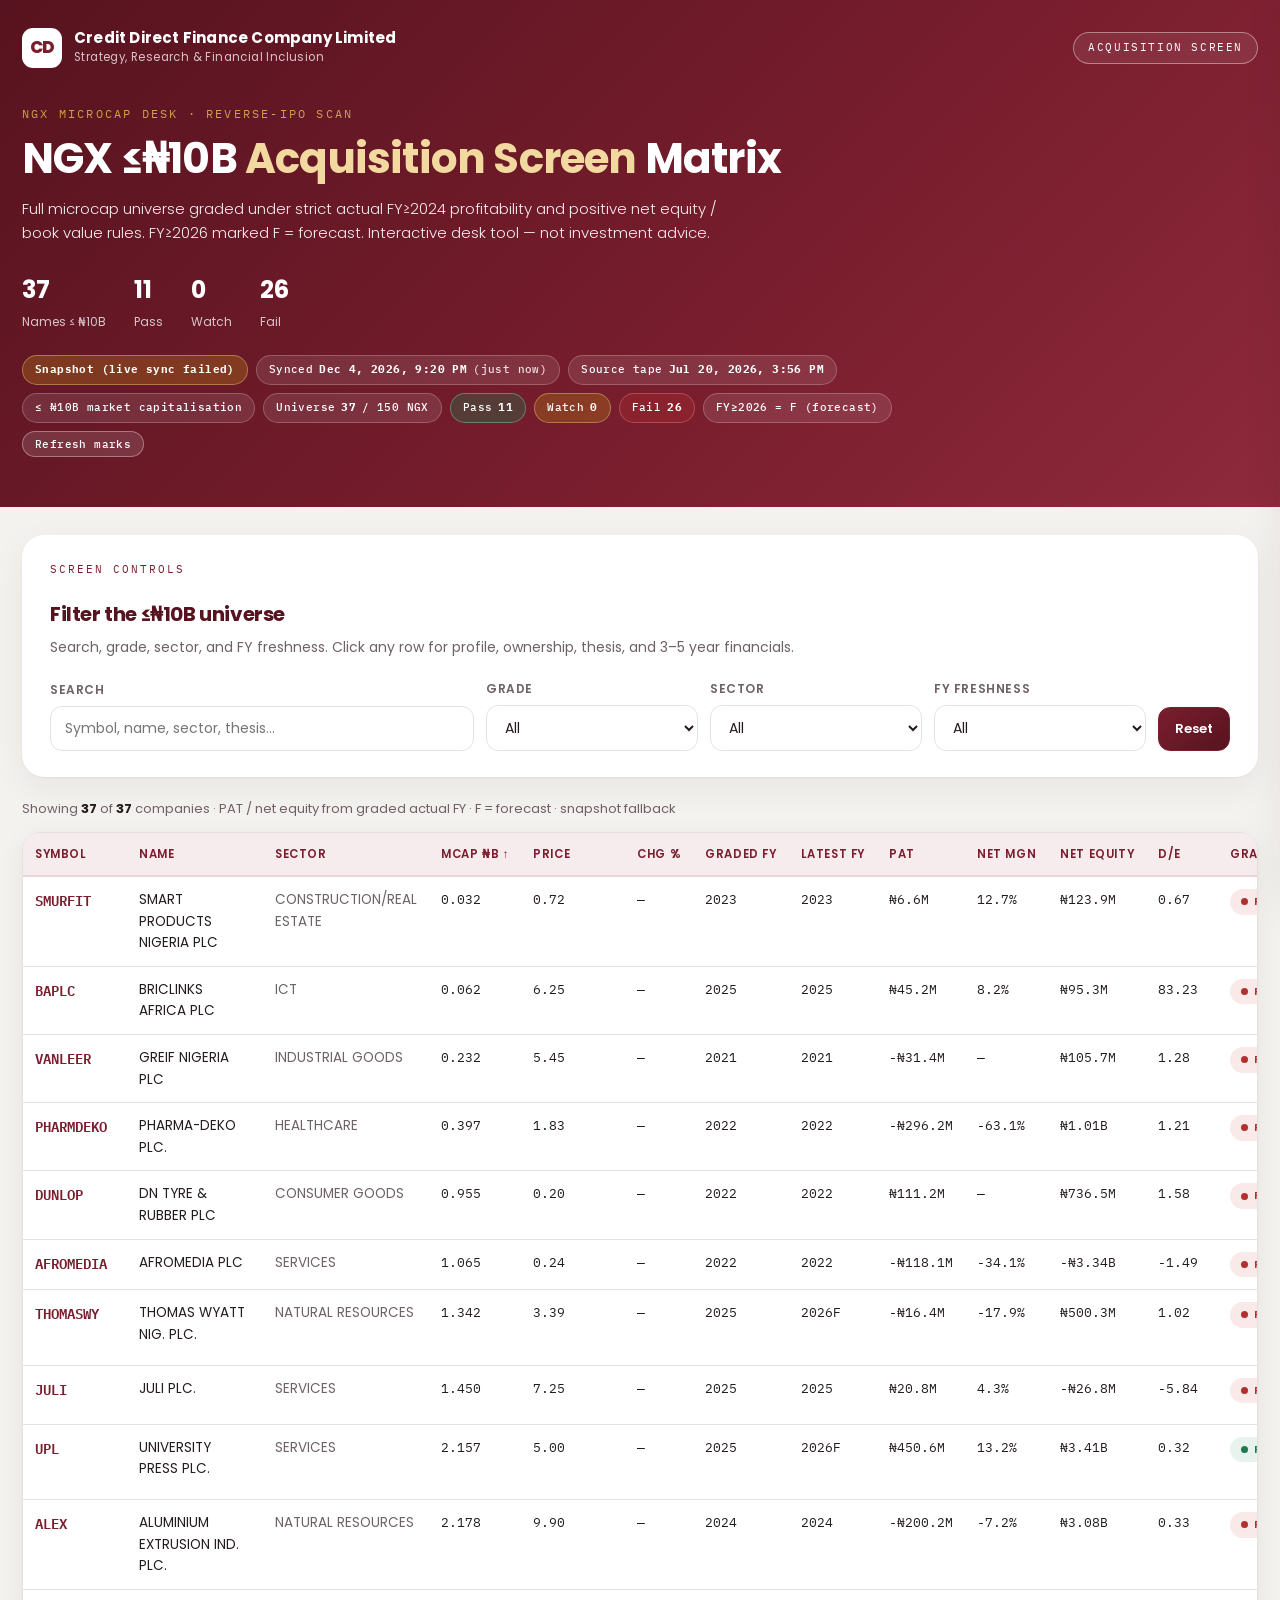
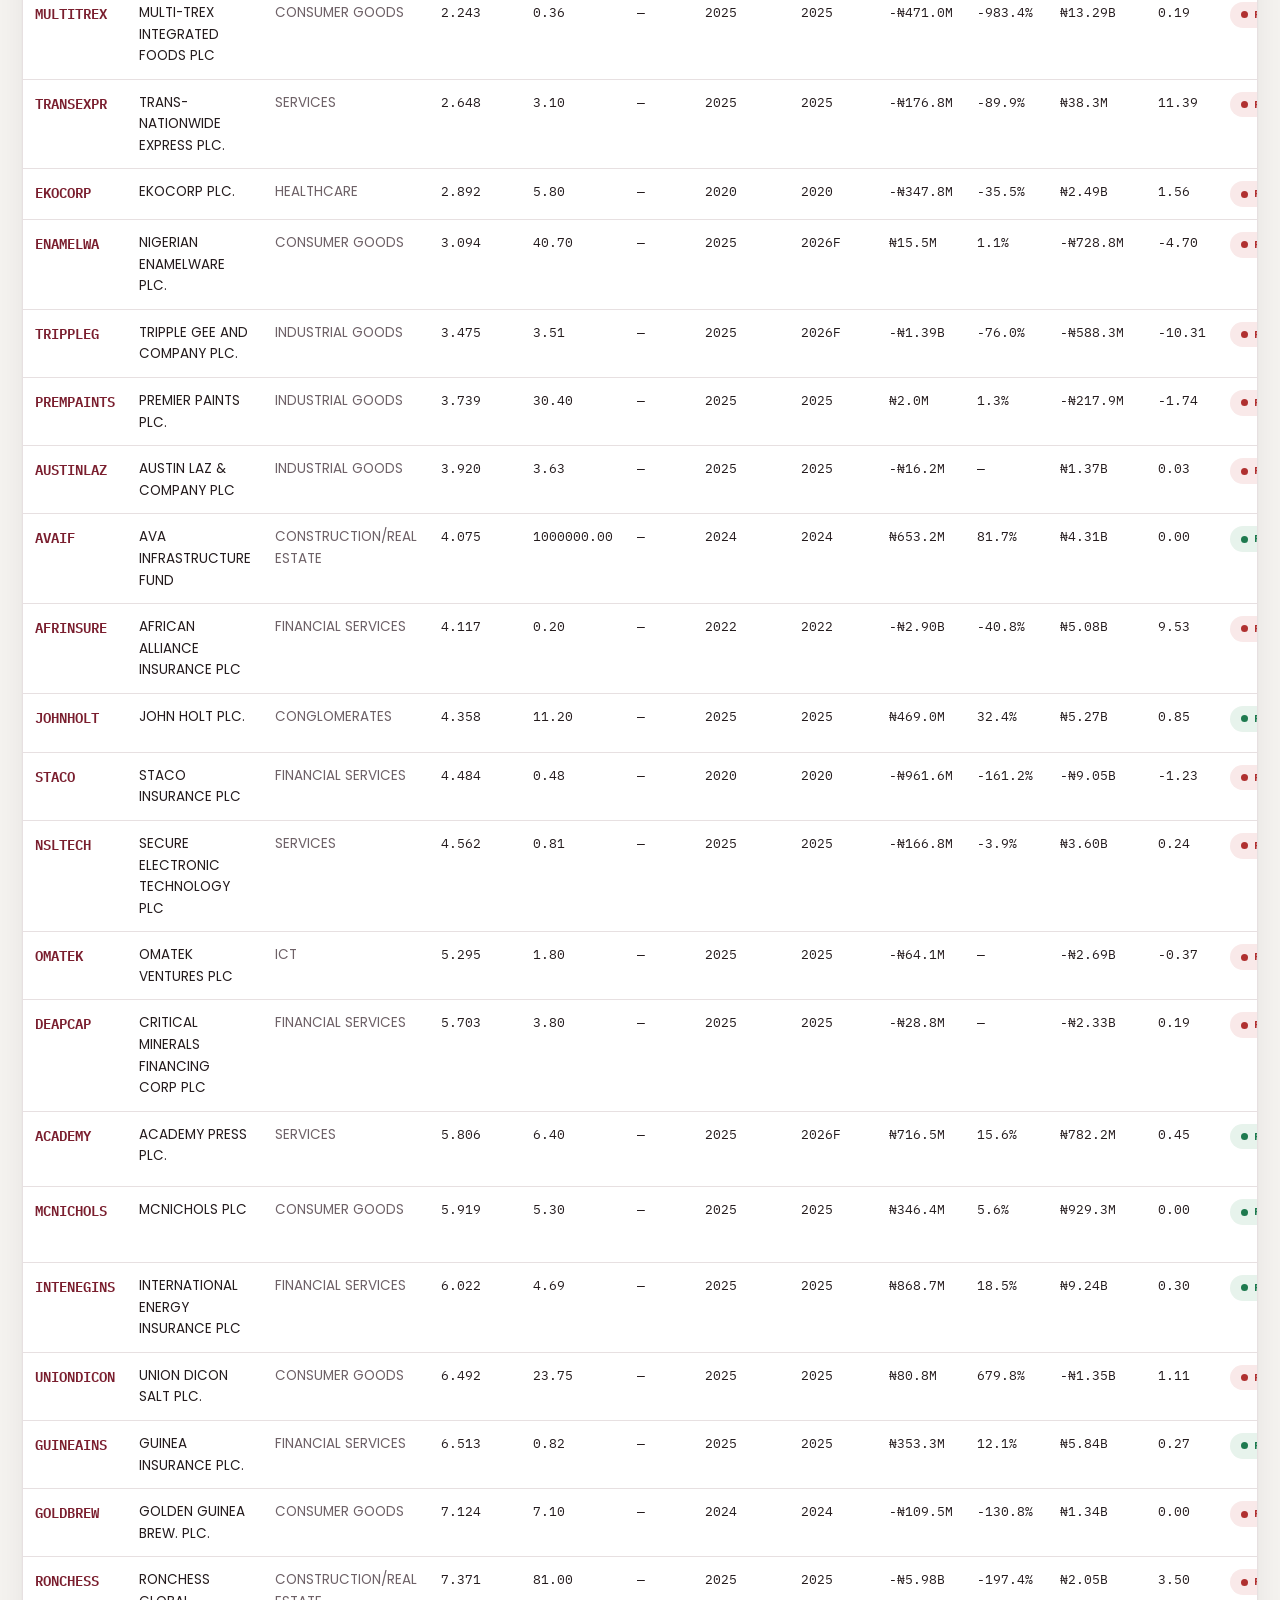
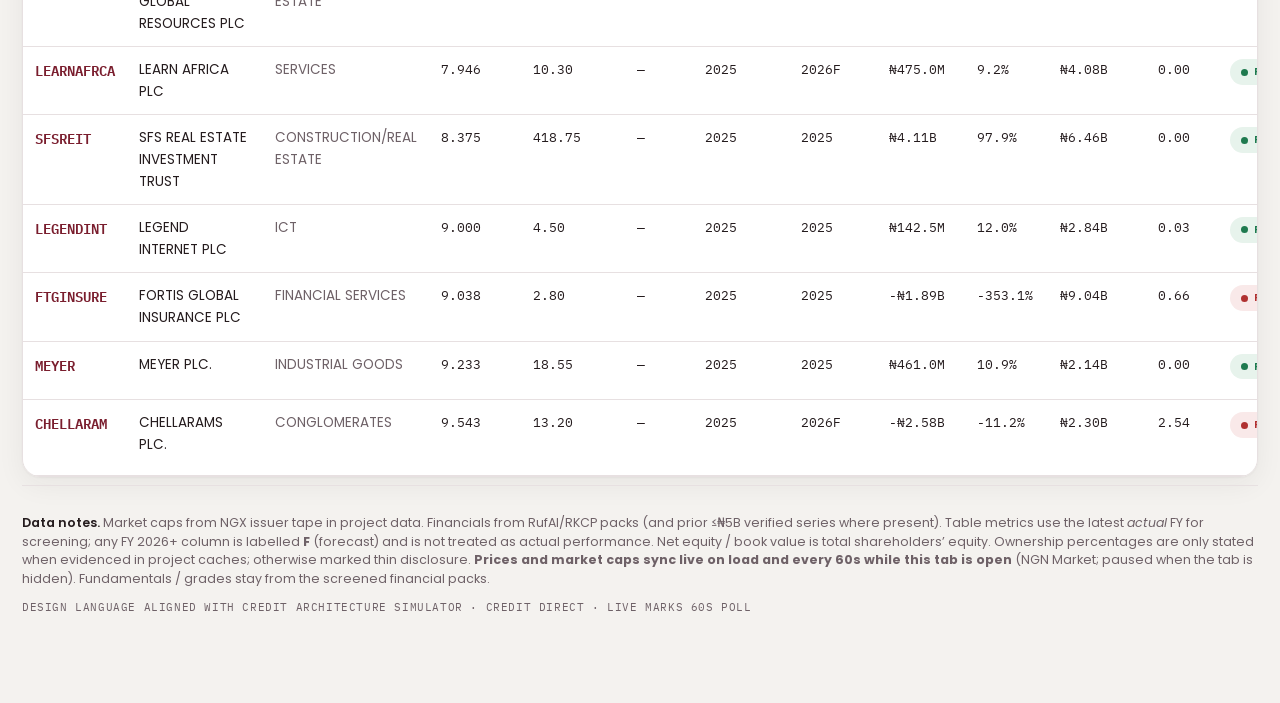
<file: index.html>
<!DOCTYPE html>
<html lang="en">
<head>
  <meta charset="utf-8" />
  <meta http-equiv="refresh" content="0; url=/creditdirect-ngx-under-10b-matrix/" />
  <link rel="canonical" href="/creditdirect-ngx-under-10b-matrix/" />
  <title>Credit Direct</title>
</head>
<body>
  <p><a href="/creditdirect-ngx-under-10b-matrix/">Credit Direct — NGX ≤₦10B Acquisition Screen Matrix</a></p>
</body>
</html>
</file>
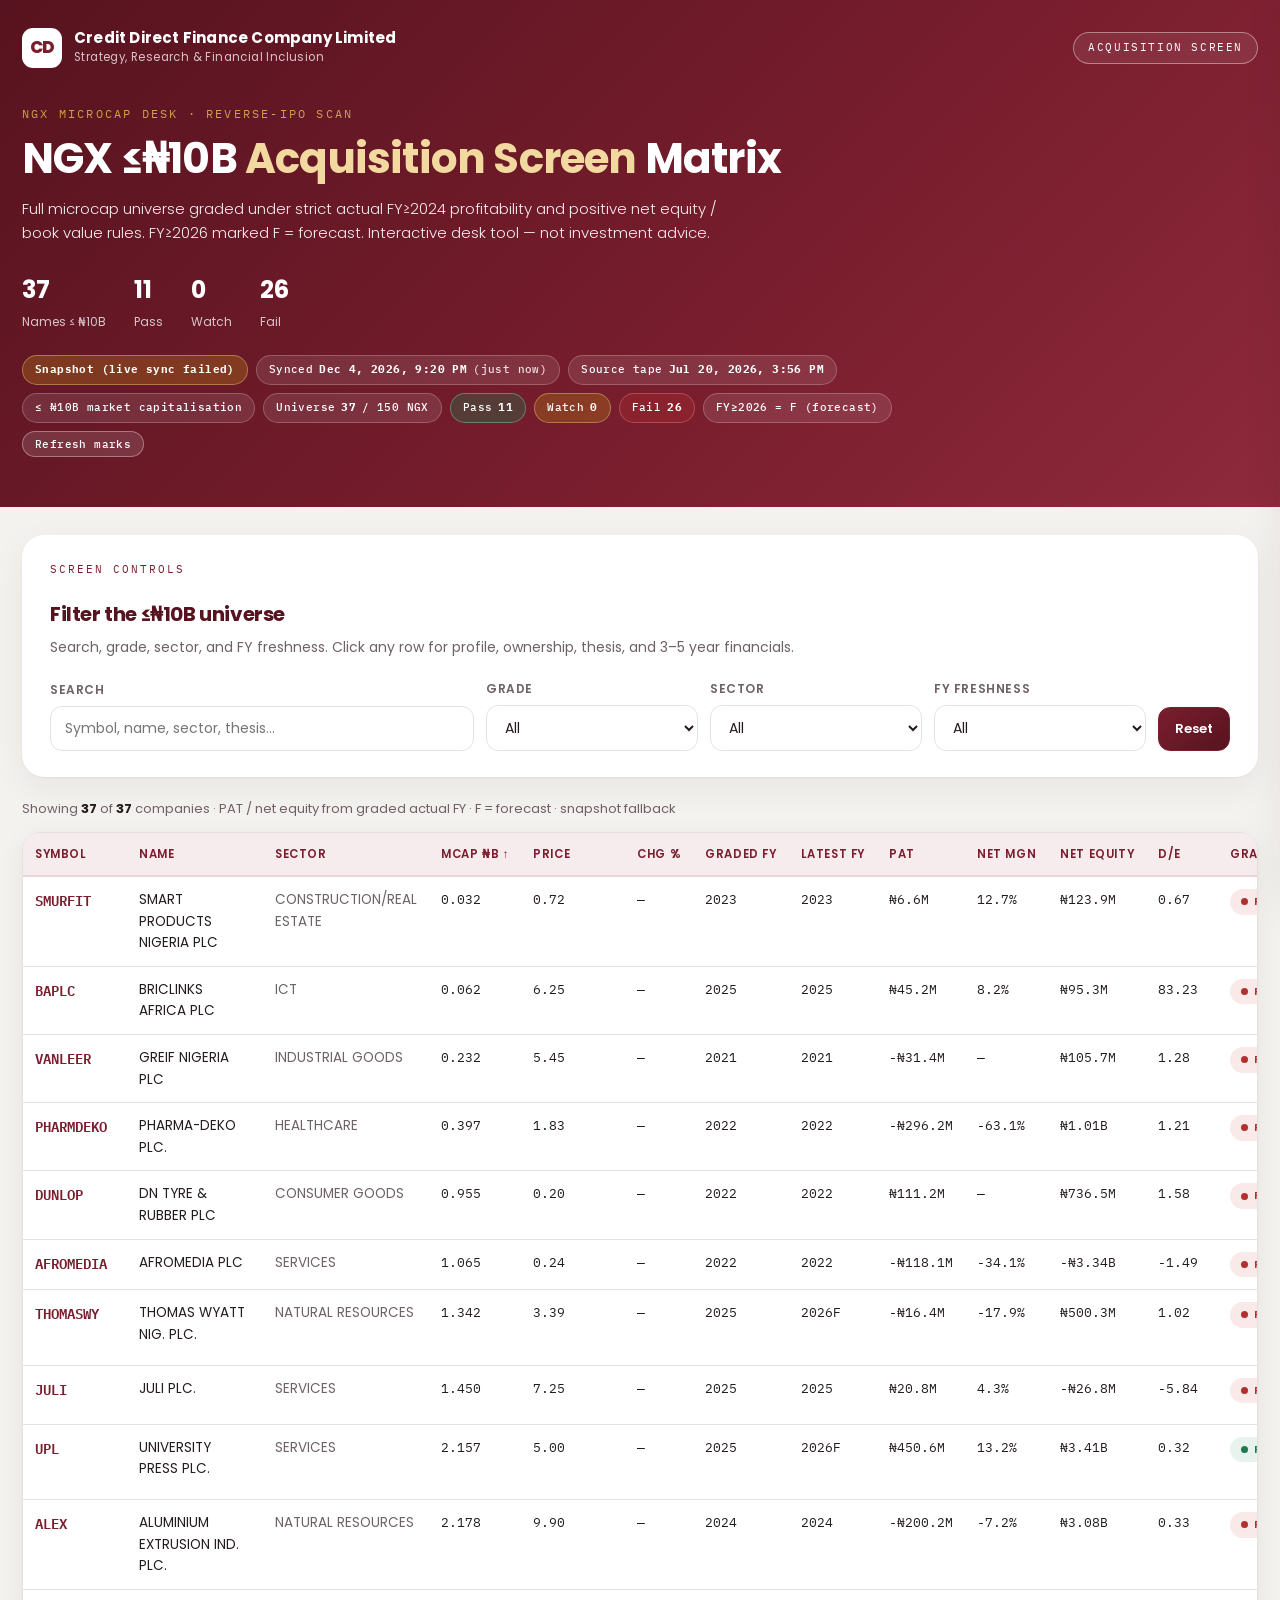
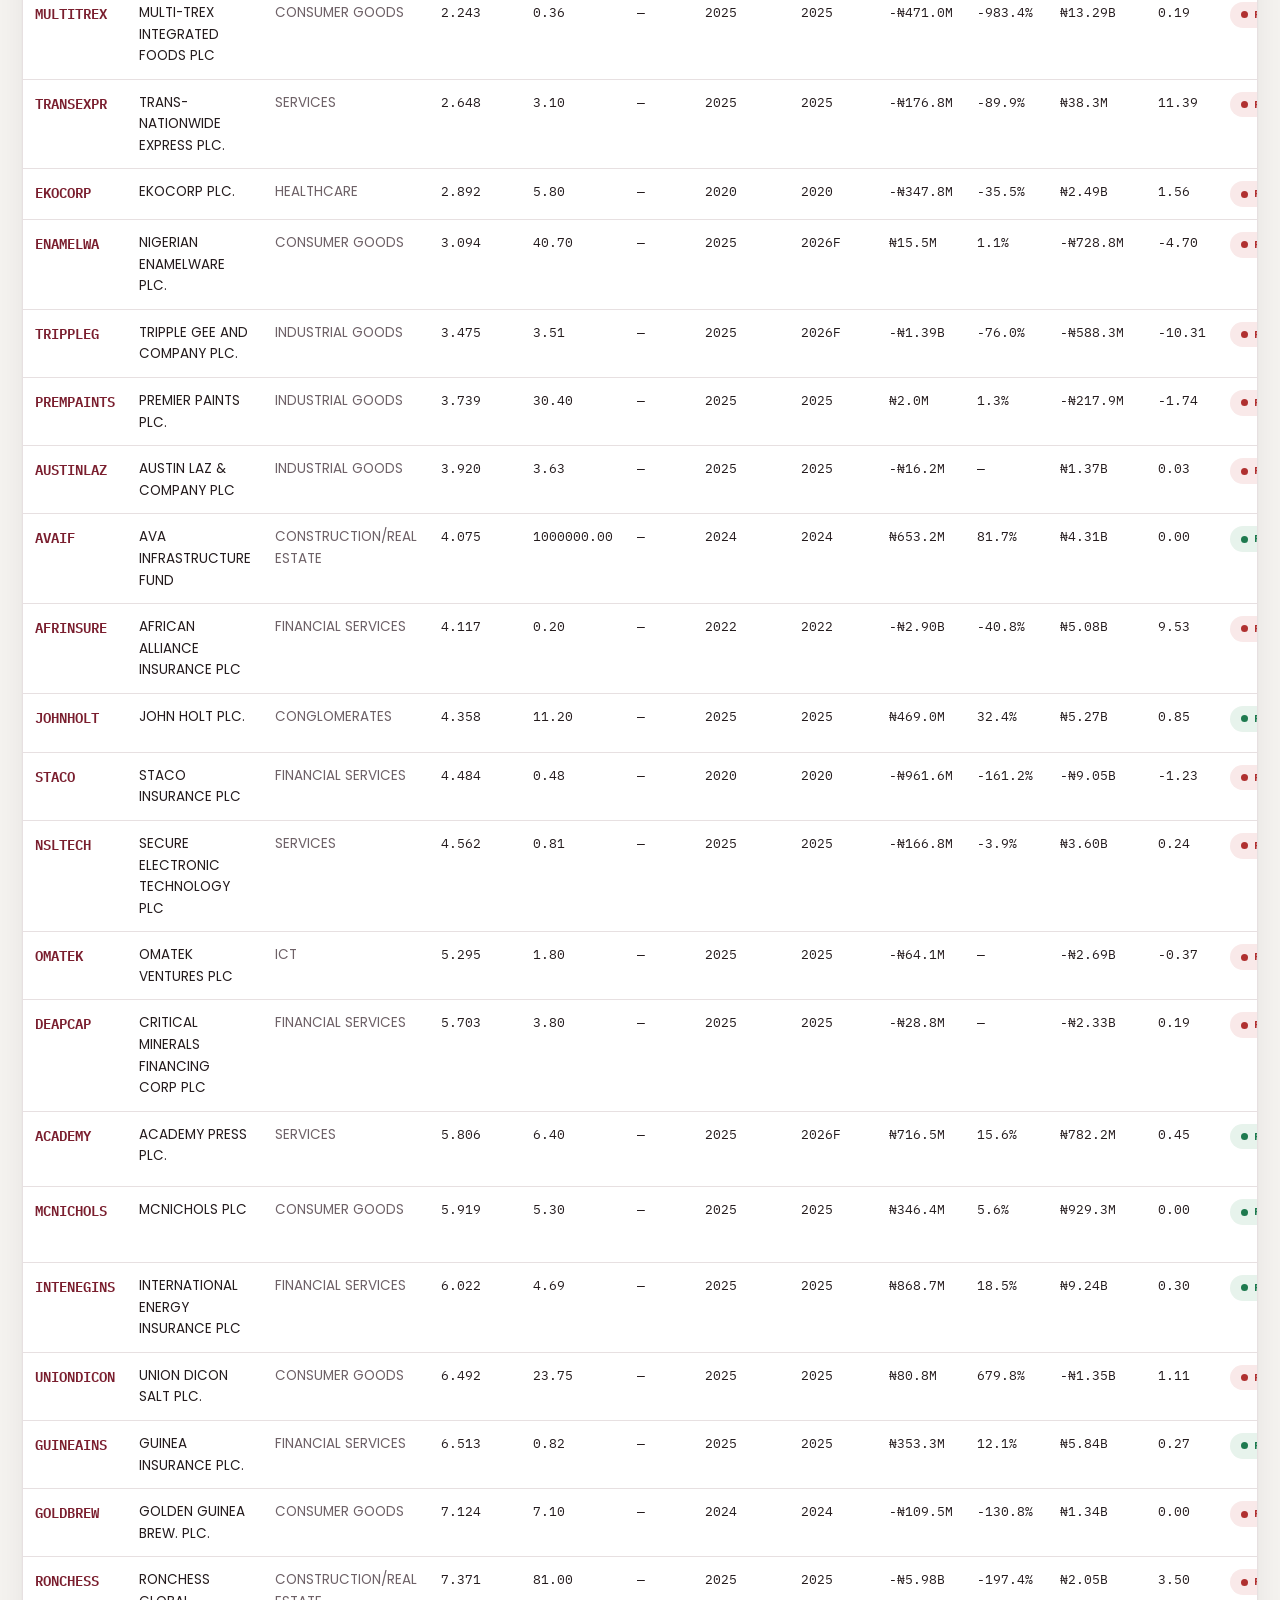
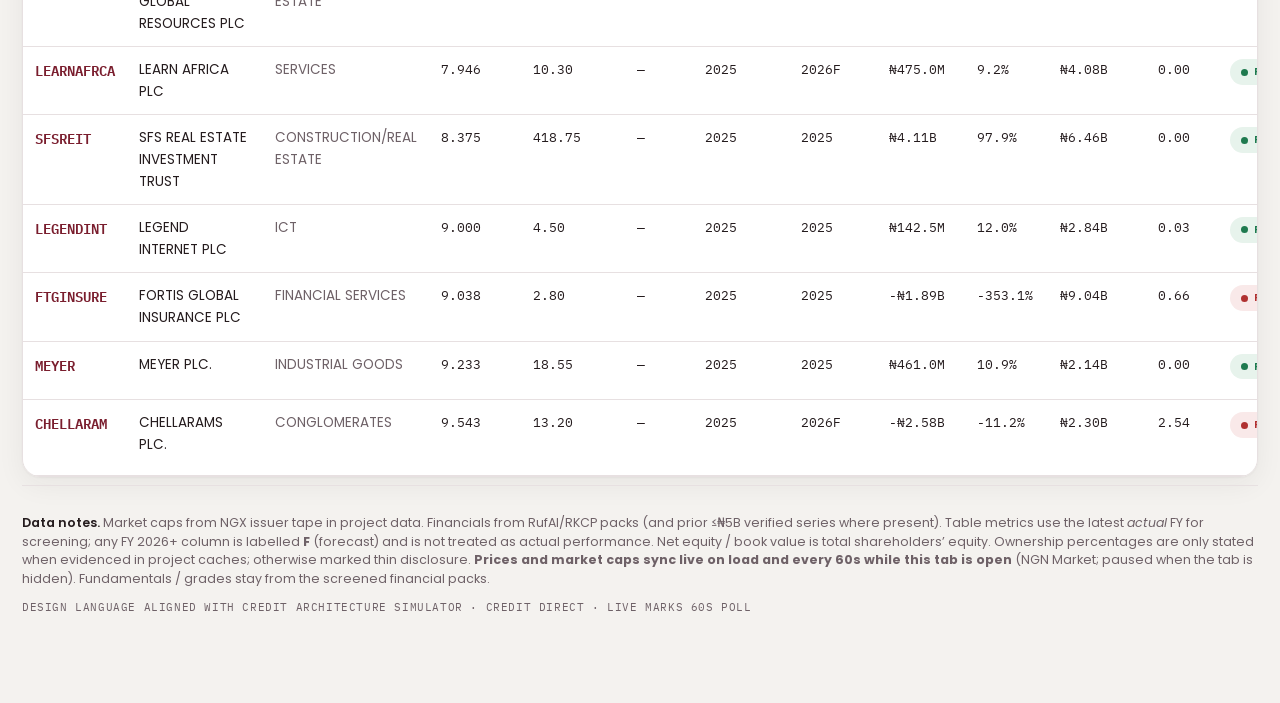
<file: creditdirect-ngx-under-10b-matrix/index.html>
<!DOCTYPE html>
<html lang="en">
<head>
<meta charset="utf-8" />
<meta name="viewport" content="width=device-width, initial-scale=1" />
<title>NGX ≤₦10B Acquisition Screen Matrix | Credit Direct</title>
<link rel="preconnect" href="https://fonts.googleapis.com" />
<link rel="preconnect" href="https://fonts.gstatic.com" crossorigin />
<link href="https://fonts.googleapis.com/css2?family=Poppins:wght@300;400;500;600;700;800&family=IBM+Plex+Mono:wght@400;500;600&display=swap" rel="stylesheet" />
<style>
:root {
  --maroon: #7A1E2E;
  --maroon-deep: #57131F;
  --maroon-soft: #F6EBED;
  --maroon-mid: #A34455;
  --gold: #C9A24B;
  --gold-soft: #F7F1E3;
  --bg: #F4F2EF;
  --panel: #FFFFFF;
  --ink: #241B1D;
  --muted: #6E6167;
  --line: #E7E0E1;
  --green: #1E7A4F;
  --green-soft: #E7F3EC;
  --amber: #B07A18;
  --amber-soft: #FBF2DE;
  --red: #B03030;
  --red-soft: #F9E9E9;
  --mono: "IBM Plex Mono", monospace;
  --sans: "Poppins", sans-serif;
  --radius: 22px;
  --radius-sm: 12px;
  --ease: cubic-bezier(.2,.8,.2,1);
}
* { margin: 0; padding: 0; box-sizing: border-box; }
html { scroll-behavior: smooth; }
body {
  font-family: var(--sans);
  background: var(--bg);
  color: var(--ink);
  font-size: 15px;
  line-height: 1.6;
  -webkit-font-smoothing: antialiased;
  min-height: 100vh;
}
.wrap { max-width: 1280px; margin: 0 auto; padding: 0 22px; }

/* masthead — Credit Architecture language */
header.masthead {
  background: linear-gradient(135deg, var(--maroon-deep) 0%, var(--maroon) 62%, #8E2A3C 100%);
  color: #fff;
  padding: 28px 0 0;
}
.mast-top {
  display: flex; justify-content: space-between; align-items: center;
  gap: 16px; flex-wrap: wrap;
}
.brand { display: flex; align-items: center; gap: 12px; }
.brand-mark {
  width: 40px; height: 40px; border-radius: 11px; background: #fff;
  color: var(--maroon); display: flex; align-items: center; justify-content: center;
  font-weight: 800; font-size: 17px; letter-spacing: -.5px;
}
.brand .co { font-weight: 700; font-size: 15px; letter-spacing: .2px; line-height: 1.25; display: block; }
.brand small { display: block; font-weight: 400; font-size: 11.5px; opacity: .75; letter-spacing: .4px; }
.sim-badge {
  font-family: var(--mono); font-size: 11px; letter-spacing: 1.6px; text-transform: uppercase;
  border: 1px solid rgba(255,255,255,.4); border-radius: 999px; padding: 6px 14px;
  background: rgba(255,255,255,.08);
}
.hero { padding: 36px 0 28px; max-width: 900px; }
.eyebrow {
  font-family: var(--mono); font-size: 12px; letter-spacing: 2.2px; text-transform: uppercase;
  color: var(--gold); margin-bottom: 12px;
}
h1.title {
  font-size: clamp(26px, 4vw, 42px); font-weight: 700; line-height: 1.14;
  letter-spacing: -.8px;
}
h1.title em { font-style: normal; color: #F2D9A0; }
.hero p.sub {
  margin-top: 14px; font-size: 15px; font-weight: 300; opacity: .92; max-width: 720px;
}
.hero-stats { display: flex; gap: 28px; margin-top: 26px; flex-wrap: wrap; }
.hstat b { display: block; font-size: 24px; font-weight: 700; letter-spacing: -.5px; }
.hstat span { font-size: 12px; opacity: .75; }
.meta-row {
  display: flex; flex-wrap: wrap; gap: 8px; margin-top: 22px; padding-bottom: 22px;
}
.chip {
  display: inline-flex; align-items: center; gap: 6px;
  font-family: var(--mono); font-size: 11px; font-weight: 500; letter-spacing: .4px;
  border-radius: 999px; padding: 5px 12px;
  background: rgba(255,255,255,.10); border: 1px solid rgba(255,255,255,.22); color: #fff;
}
.chip strong { font-weight: 700; }
.chip.pass { background: rgba(30,122,79,.35); border-color: rgba(127,214,164,.45); }
.chip.watch { background: rgba(176,122,24,.35); border-color: rgba(230,200,122,.45); }
.chip.fail { background: rgba(176,48,48,.32); border-color: rgba(232,136,136,.4); }

main { padding: 28px 0 48px; animation: fadeUp .35s ease; }
@keyframes fadeUp {
  from { opacity: 0; transform: translateY(8px); }
  to { opacity: 1; transform: none; }
}

.card {
  background: var(--panel);
  border-radius: var(--radius);
  padding: 26px 28px;
  box-shadow: 0 1px 2px rgba(36,27,29,.05), 0 10px 34px rgba(36,27,29,.06);
  margin-bottom: 22px;
}
.kicker {
  font-family: var(--mono); font-size: 11px; letter-spacing: 2px; text-transform: uppercase;
  color: var(--maroon); margin-bottom: 6px;
}
h2.sec {
  font-size: 20px; font-weight: 700; letter-spacing: -.4px; color: var(--maroon-deep);
}
.lede { color: var(--muted); font-size: 14px; max-width: 840px; margin-top: 6px; }

.controls {
  display: grid;
  grid-template-columns: 1.5fr repeat(3, minmax(120px, .75fr)) auto;
  gap: 12px;
  align-items: end;
  margin-top: 20px;
}
@media (max-width: 900px) { .controls { grid-template-columns: 1fr 1fr; } }
label {
  display: block; font-size: 12px; font-weight: 600; letter-spacing: .6px;
  text-transform: uppercase; color: var(--muted); margin-bottom: 7px;
}
input, select {
  width: 100%; font-family: var(--sans); font-size: 14px;
  padding: 11px 14px; border-radius: 12px; border: 1.5px solid var(--line);
  background: #fff; color: var(--ink); transition: border-color .15s, box-shadow .15s;
}
input:focus, select:focus {
  outline: none; border-color: var(--maroon);
  box-shadow: 0 0 0 3px var(--maroon-soft);
}
button.reset, .deck-btn {
  appearance: none; border: 1.5px solid var(--line); background: #fff; color: var(--ink);
  font-family: var(--sans); font-size: 13px; font-weight: 600;
  padding: 11px 16px; border-radius: 12px; cursor: pointer;
  transition: border-color .15s, background .15s, box-shadow .2s, transform .12s;
}
button.reset:hover, .deck-btn:hover { border-color: var(--maroon-mid); }
button.reset.primary {
  background: linear-gradient(135deg, var(--maroon), var(--maroon-deep));
  border-color: var(--maroon); color: #fff;
}
button.reset.primary:hover {
  box-shadow: 0 8px 20px rgba(122,30,46,.25);
  transform: translateY(-1px);
}

.countline {
  margin: 14px 0 12px; color: var(--muted); font-size: 13px;
}
.countline b { color: var(--ink); }

.table-shell {
  background: var(--panel);
  border: 1px solid var(--line);
  border-radius: 18px;
  overflow: auto;
  box-shadow: 0 1px 2px rgba(36,27,29,.04), 0 8px 28px rgba(36,27,29,.06);
}
table.matrix {
  width: 100%; border-collapse: collapse; font-size: 13.5px; min-width: 1120px;
}
table.matrix thead th {
  position: sticky; top: 0; z-index: 2;
  background: var(--maroon-soft);
  text-align: left; padding: 12px 12px;
  border-bottom: 2px solid #ebd4d8;
  cursor: pointer; white-space: nowrap;
  font-size: 11.5px; font-weight: 600; letter-spacing: .6px; text-transform: uppercase;
  color: var(--maroon);
  transition: color .15s, background .15s;
}
table.matrix thead th:hover { color: var(--maroon-deep); background: #f0dde1; }
table.matrix tbody td {
  padding: 12px; border-bottom: 1px solid var(--line); vertical-align: top;
  transition: background .15s;
}
table.matrix tbody tr { cursor: pointer; }
table.matrix tbody tr:hover td {
  background: #FBF8F6;
}
table.matrix tbody tr:active td { background: var(--maroon-soft); }
.sym { font-family: var(--mono); font-weight: 600; color: var(--maroon); }
.muted { color: var(--muted); }
.num { font-family: var(--mono); font-size: 12.5px; white-space: nowrap; }
.grade {
  display: inline-flex; align-items: center; gap: 6px;
  font-size: 11px; font-weight: 600; letter-spacing: .4px;
  border-radius: 999px; padding: 4px 11px; text-transform: uppercase;
}
.grade::before {
  content: ""; width: 7px; height: 7px; border-radius: 50%; background: currentColor;
}
.grade.Pass { background: var(--green-soft); color: var(--green); }
.grade.Watch { background: var(--amber-soft); color: var(--amber); }
.grade.Fail { background: var(--red-soft); color: var(--red); }
.tag { font-size: 12.5px; color: var(--muted); max-width: 220px; line-height: 1.35; }

.drawer-backdrop {
  position: fixed; inset: 0;
  background: rgba(36, 27, 29, .42);
  opacity: 0; pointer-events: none;
  transition: opacity .22s var(--ease);
  z-index: 40;
  backdrop-filter: blur(2px);
}
.drawer-backdrop.open { opacity: 1; pointer-events: auto; }
.drawer {
  position: fixed; top: 0; right: 0; height: 100%;
  width: min(740px, 100%);
  background: var(--panel);
  border-left: 1px solid var(--line);
  transform: translateX(105%);
  transition: transform .28s var(--ease);
  z-index: 50;
  overflow: auto;
  box-shadow: -18px 0 48px rgba(36,27,29,.18);
}
.drawer.open { transform: translateX(0); }
.drawer-inner { padding: 26px 28px 48px; animation: fadeUp .3s ease; }
.drawer h2 {
  font-size: 22px; font-weight: 700; letter-spacing: -.4px;
  color: var(--maroon-deep); margin: 0 0 4px;
}
.drawer .symline {
  font-family: var(--mono); font-size: 13px; color: var(--maroon); margin-bottom: 14px;
  display: flex; align-items: center; gap: 10px; flex-wrap: wrap;
}
.sec { margin-top: 20px; }
.sec h3 {
  margin: 0 0 10px; font-size: 11px; font-weight: 600; letter-spacing: 1.4px;
  text-transform: uppercase; color: var(--maroon);
  border-bottom: 1px solid var(--line); padding-bottom: 8px;
}
.sec p { margin: 0 0 10px; line-height: 1.6; color: var(--ink); font-size: 14px; }
.kpis {
  display: grid; grid-template-columns: repeat(4, 1fr); gap: 10px; margin: 14px 0 6px;
}
@media (max-width: 640px) { .kpis { grid-template-columns: repeat(2, 1fr); } }
.kpi {
  background: var(--bg); border: 1px solid var(--line);
  border-radius: 14px; padding: 12px 14px;
  transition: border-color .15s, box-shadow .2s;
}
.kpi:hover { border-color: var(--maroon-mid); box-shadow: 0 6px 18px rgba(122,30,46,.08); }
.kpi .l {
  font-size: 10.5px; font-weight: 600; text-transform: uppercase;
  letter-spacing: .7px; color: var(--muted);
}
.kpi .v { font-family: var(--mono); font-size: 14px; margin-top: 4px; color: var(--ink); }
.finwrap {
  overflow: auto; border: 1px solid var(--line); border-radius: 14px;
}
table.fin { min-width: 560px; font-size: 12.5px; width: 100%; border-collapse: collapse; }
table.fin th, table.fin td { padding: 9px 11px; border-bottom: 1px solid var(--line); }
table.fin th {
  background: var(--maroon-soft); position: static; cursor: default;
  color: var(--maroon); font-size: 11px; font-weight: 600;
  letter-spacing: .5px; text-transform: uppercase;
}
table.fin th.forecast { color: var(--amber); }
table.fin td.num { text-align: right; font-family: var(--mono); }
.closebtn {
  float: right; appearance: none;
  border: 1.5px solid var(--line); background: #fff; color: var(--ink);
  border-radius: 12px; padding: 8px 14px; cursor: pointer;
  font-family: var(--sans); font-weight: 600; font-size: 13px;
  transition: border-color .15s, background .15s;
}
.closebtn:hover { border-color: var(--maroon-mid); background: var(--maroon-soft); }

footer.note {
  margin-top: 8px; padding: 28px 0 40px; border-top: 1px solid var(--line);
  color: var(--muted); font-size: 12.5px; line-height: 1.5;
}
footer.note .att { font-weight: 600; color: var(--ink); }
.simnote {
  font-family: var(--mono); font-size: 11px; letter-spacing: .6px;
  color: var(--muted); margin-top: 10px;
}
.chip.live {
  background: rgba(30,122,79,.4); border-color: rgba(127,214,164,.55);
}
.chip.live::before {
  content: ""; width: 7px; height: 7px; border-radius: 50%;
  background: #7FD6A4; box-shadow: 0 0 0 0 rgba(127,214,164,.7);
  animation: pulse 1.6s infinite;
}
.chip.stale {
  background: rgba(176,122,24,.35); border-color: rgba(230,200,122,.45);
}
.chip.syncing {
  background: rgba(255,255,255,.12);
}
@keyframes pulse {
  0% { box-shadow: 0 0 0 0 rgba(127,214,164,.55); }
  70% { box-shadow: 0 0 0 8px rgba(127,214,164,0); }
  100% { box-shadow: 0 0 0 0 rgba(127,214,164,0); }
}
.px-chg { font-family: var(--mono); font-size: 11px; margin-left: 4px; }
.px-chg.up { color: var(--green); }
.px-chg.down { color: var(--red); }
.px-chg.flat { color: var(--muted); }
@media (prefers-reduced-motion: reduce) {
  * { animation: none !important; transition: none !important; }
}
</style>
</head>
<body>
<header class="masthead">
  <div class="wrap">
    <div class="mast-top">
      <div class="brand">
        <div class="brand-mark">CD</div>
        <div>
          <span class="co">Credit Direct Finance Company Limited</span>
          <small>Strategy, Research &amp; Financial Inclusion</small>
        </div>
      </div>
      <div class="sim-badge">Acquisition Screen</div>
    </div>
    <div class="hero">
      <div class="eyebrow">NGX Microcap Desk · Reverse-IPO Scan</div>
      <h1 class="title">NGX ≤₦10B <em>Acquisition Screen</em> Matrix</h1>
      <p class="sub">Full microcap universe graded under strict actual FY≥2024 profitability and positive net equity / book value rules. FY≥2026 marked F = forecast. Interactive desk tool — not investment advice.</p>
      <div class="hero-stats" id="heroStats"></div>
      <div class="meta-row" id="metaRow"></div>
    </div>
  </div>
</header>
<main>
<div class="wrap">
  <div class="card">
    <div class="kicker">Screen controls</div>
    <h2 class="sec">Filter the ≤₦10B universe</h2>
    <p class="lede">Search, grade, sector, and FY freshness. Click any row for profile, ownership, thesis, and 3–5 year financials.</p>
    <div class="controls">
      <div>
        <label for="q">Search</label>
        <input id="q" placeholder="Symbol, name, sector, thesis…" />
      </div>
      <div>
        <label for="grade">Grade</label>
        <select id="grade">
          <option value="">All</option>
          <option>Pass</option>
          <option>Watch</option>
          <option>Fail</option>
        </select>
      </div>
      <div>
        <label for="sector">Sector</label>
        <select id="sector"><option value="">All</option></select>
      </div>
      <div>
        <label for="fresh">FY freshness</label>
        <select id="fresh">
          <option value="">All</option>
          <option value="2024plus">FY ≥ 2024</option>
          <option value="stale">Stale (≤ 2023)</option>
        </select>
      </div>
      <div>
        <label>&nbsp;</label>
        <button class="reset primary" id="resetBtn" type="button">Reset</button>
      </div>
    </div>
  </div>

  <p class="countline" id="countLine"></p>
  <div class="table-shell">
    <table class="matrix">
      <thead>
        <tr id="headRow"></tr>
      </thead>
      <tbody id="tbody"></tbody>
    </table>
  </div>
  <footer class="note">
    <span class="att">Data notes.</span>
    Market caps from NGX issuer tape in project data. Financials from RufAI/RKCP packs (and prior ≤₦5B verified series where present).
    Table metrics use the latest <em>actual</em> FY for screening; any FY 2026+ column is labelled <strong>F</strong> (forecast) and is not treated as actual performance.
    Net equity / book value is total shareholders’ equity. Ownership percentages are only stated when evidenced in project caches; otherwise marked thin disclosure.
    <strong>Prices and market caps sync live on load and every 60s while this tab is open</strong> (NGN Market; paused when the tab is hidden). Fundamentals / grades stay from the screened financial packs.
    <div class="simnote">DESIGN LANGUAGE ALIGNED WITH CREDIT ARCHITECTURE SIMULATOR · CREDIT DIRECT · LIVE MARKS 60S POLL</div>
  </footer>
</div>
</main>

<div class="drawer-backdrop" id="backdrop"></div>
<aside class="drawer" id="drawer" aria-hidden="true">
  <div class="drawer-inner" id="drawerInner"></div>
</aside>

<script>
const DATA = {"as_of": "2026-07-20T15:56:00+00:00", "threshold_ngn": 10000000000, "threshold_label": "≤ ₦10B market capitalisation", "universe_ngx": 150, "count": 37, "grades": {"Pass": 11, "Watch": 0, "Fail": 26}, "screen": {"mode": "Full universe + Strict grade", "pass_rules": ["Latest *actual* FY ≥ 2024 (FY≥2026 labelled F = forecast; not used as actual)", "PAT > 0", "Net equity / book value (total equity) > 0", "No hard distress flags (negative equity, zero-revenue PAT artifact, extreme leverage)"], "watch_rules": ["Actual FY ≥ 2024 with positive book value but thin equity ratio, or thin/breakeven profitability"], "forecast_note": "Any FY 2026+ period is marked F (forecast) and excluded from Pass/Fail scoring when an earlier actual exists."}, "companies": [{"symbol": "SMURFIT", "name": "SMART PRODUCTS NIGERIA PLC", "sector": "CONSTRUCTION/REAL ESTATE", "sub_sector": "Property Management", "price": 0.72, "market_cap": 32400000.0, "market_cap_bn": 0.032, "fy_end": "Dec", "latest_fy": 2023, "latest_fy_label": "2023", "latest_is_forecast": false, "grade_fy": 2023, "grade_fy_label": "2023", "latest": {"year": 2023, "revenue": 51844160.0, "gross_profit": 51844160.0, "operating_profit": 2516486.0000000075, "pbt": 7283138.000000007, "pat": 6585354.000000007, "eps": 0.03914533777777789, "gross_margin": 1.0, "op_margin": 0.04853943047780131, "net_margin": 0.12702209853530286, "roa": 0.03178855733985682, "roe": 0.05315068216302824, "total_assets": 207161147.0, "total_equity": 123899708.0, "total_liabilities": 83261439.0, "cash": 44930256.0, "current_assets": 44930256.0, "current_liabilities": 47396494.0, "current_ratio": 0.9479658136738974, "debt": 0.0, "debt_to_equity": 0.6720067411296885, "equity_ratio": 0.5980837130622761, "ppe": 401411.0, "inventories": null, "trade_receivables": null, "trade_payables": 47396494.0, "borrowings": 0.0, "source": "RufAI", "period_label": "FY 2023", "quarter": "FY", "liab_to_assets": 0.4019162869377239, "fcf": 28404881.900000002, "cfo": 28404881.900000002, "is_forecast": false, "fy_label": "2023"}, "head_period": {"year": 2023, "revenue": 51844160.0, "gross_profit": 51844160.0, "operating_profit": 2516486.0000000075, "pbt": 7283138.000000007, "pat": 6585354.000000007, "eps": 0.03914533777777789, "gross_margin": 1.0, "op_margin": 0.04853943047780131, "net_margin": 0.12702209853530286, "roa": 0.03178855733985682, "roe": 0.05315068216302824, "total_assets": 207161147.0, "total_equity": 123899708.0, "total_liabilities": 83261439.0, "cash": 44930256.0, "current_assets": 44930256.0, "current_liabilities": 47396494.0, "current_ratio": 0.9479658136738974, "debt": 0.0, "debt_to_equity": 0.6720067411296885, "equity_ratio": 0.5980837130622761, "ppe": 401411.0, "inventories": null, "trade_receivables": null, "trade_payables": 47396494.0, "borrowings": 0.0, "source": "RufAI", "period_label": "FY 2023", "quarter": "FY", "liab_to_assets": 0.4019162869377239, "fcf": 28404881.900000002, "cfo": 28404881.900000002, "is_forecast": false, "fy_label": "2023"}, "fy_series": [{"year": 2023, "revenue": 51844160.0, "gross_profit": 51844160.0, "operating_profit": 2516486.0000000075, "pbt": 7283138.000000007, "pat": 6585354.000000007, "eps": 0.03914533777777789, "gross_margin": 1.0, "op_margin": 0.04853943047780131, "net_margin": 0.12702209853530286, "roa": 0.03178855733985682, "roe": 0.05315068216302824, "total_assets": 207161147.0, "total_equity": 123899708.0, "total_liabilities": 83261439.0, "cash": 44930256.0, "current_assets": 44930256.0, "current_liabilities": 47396494.0, "current_ratio": 0.9479658136738974, "debt": 0.0, "debt_to_equity": 0.6720067411296885, "equity_ratio": 0.5980837130622761, "ppe": 401411.0, "inventories": null, "trade_receivables": null, "trade_payables": 47396494.0, "borrowings": 0.0, "source": "RufAI", "period_label": "FY 2023", "quarter": "FY", "liab_to_assets": 0.4019162869377239, "fcf": 28404881.900000002, "cfo": 28404881.900000002, "is_forecast": false, "fy_label": "2023"}, {"year": 2022, "revenue": 45213207.0, "gross_profit": 45213207.0, "operating_profit": 6596523.999999995, "pbt": 8298148.999999995, "pat": 6083896.999999995, "eps": null, "gross_margin": 1.0, "op_margin": 0.14589816643619188, "net_margin": 0.13456017397748396, "roa": 0.02866273858635748, "roe": 0.05031641655301169, "total_assets": 212258050.0, "total_equity": 120912764.0, "total_liabilities": 91345286.0, "cash": 35064759.0, "current_assets": 35064759.0, "current_liabilities": 44812745.0, "current_ratio": 0.7824729103294163, "debt": 0.0, "debt_to_equity": 0.7554643776069828, "equity_ratio": 0.5696498389578157, "ppe": 1562958.0, "inventories": null, "trade_receivables": null, "trade_payables": 44812745.0, "borrowings": 0.0, "source": "RufAI", "period_label": "FY 2022", "quarter": "FY", "liab_to_assets": 0.43035016104218426, "fcf": 37492915.0, "cfo": 38030915.0, "is_forecast": false, "fy_label": "2022"}, {"year": 2021, "revenue": 45980211.0, "gross_profit": 45980211.0, "operating_profit": 11451568.000000002, "pbt": 9127968.000000002, "pat": 7812171.000000003, "eps": null, "gross_margin": 1.0, "op_margin": 0.24905427249996748, "net_margin": 0.1699028958349061, "roa": 0.0429210429042309, "roe": 0.08173187474494005, "total_assets": 182012609.0, "total_equity": 95582917.00000001, "total_liabilities": 86429692.0, "cash": 15010411.0, "current_assets": 15010411.0, "current_liabilities": 30423814.0, "current_ratio": 0.4933770302434797, "debt": 0.0, "debt_to_equity": 0.9042378566454504, "equity_ratio": 0.5251444805123364, "ppe": 1787530.0, "inventories": null, "trade_receivables": null, "trade_payables": 30423814.0, "borrowings": 0.0, "source": "RufAI", "period_label": "FY 2021", "quarter": "FY", "liab_to_assets": 0.47485551948766364, "fcf": 24558960.000000004, "cfo": 26758960.0, "is_forecast": false, "fy_label": "2021"}, {"year": 2020, "revenue": 44370193.0, "gross_profit": 44370193.0, "operating_profit": 14818916.000000002, "pbt": 9688403.000000002, "pat": 7384552.000000001, "eps": null, "gross_margin": 1.0, "op_margin": 0.33398358217644, "net_margin": 0.16643046831011082, "roa": 0.042289054524418224, "roe": 0.07970524131046562, "total_assets": 174620882.0, "total_equity": 92648261.0, "total_liabilities": 81972621.0, "cash": 587828.0, "current_assets": 587828.0, "current_liabilities": 81972621.0, "current_ratio": 0.007171028482790613, "debt": 0.0, "debt_to_equity": 0.0, "equity_ratio": 0.5305680508474353, "ppe": 500030.0, "inventories": null, "trade_receivables": null, "trade_payables": 29803565.0, "borrowings": 0.0, "source": "RufAI_seed", "is_forecast": false, "fy_label": "2020", "period_label": "FY 2020"}, {"year": 2019, "revenue": 45394002.0, "gross_profit": 45394002.0, "operating_profit": 16321805.000000002, "pbt": 7989268.000000001, "pat": 5431144.000000002, "eps": null, "gross_margin": 1.0, "op_margin": 0.3595586262696116, "net_margin": 0.11964452924859989, "roa": 0.03200225399256866, "roe": 0.0605050726159152, "total_assets": 169711296.0, "total_equity": 89763449.00000001, "total_liabilities": 79947847.0, "cash": 222416.0, "current_assets": 222416.0, "current_liabilities": 79947847.0, "current_ratio": 0.0027820136294602156, "debt": 0.0, "debt_to_equity": 0.0, "equity_ratio": 0.5289185287937463, "ppe": 1000030.0, "inventories": null, "trade_receivables": null, "trade_payables": 29297000.0, "borrowings": 0.0, "source": "RufAI_seed", "is_forecast": false, "fy_label": "2019", "period_label": "FY 2019"}], "grade": "Fail", "grade_reason": "Stale FS (latest actual FY 2023)", "flags": ["null_volume"], "doclib": {"latest_filing": "2024-05-27", "filing_2024plus": true, "doc_count": 33, "recent_titles": [{"filed": "2024-05-27", "form": "Corporate Actions", "title": "SMART PRODUCTS NIGERIA PLC - APPOINTMENT OF DIRECTORS"}, {"filed": "2024-05-24", "form": "AGM/EGM", "title": "SMART PRODUCTS NIGERIA PLC- NOTICE OF ANNUAL GENERAL MEETING (AGM)"}, {"filed": "2024-05-24", "form": "Corporate Actions", "title": "SMART PRODUCTS NIGERIA PLC-CORPORATE ACTION ANNOUNCEMENT"}, {"filed": "2024-05-09", "form": "Financial Statements", "title": "SMART PRODUCTS NIGERIA PLC - UNAUDITED FINANCIAL STATEMENTS FOR THE PERIOD ENDED 31 MARCH 2024"}, {"filed": "2024-05-09", "form": "Financial Statements", "title": "SMART PRODUCTS NIGERIA PLC - AUDITED FINANCIAL STATEMENTS FOR THE PERIOD ENDED 31 DECEMBER 2023"}]}, "financial_source": "verified+seed", "pack": {"thesis_tag": "Property/construction microcap", "profile": "SMART PRODUCTS NIGERIA PLC (SMURFIT) is listed on NGX in CONSTRUCTION/REAL ESTATE with market capitalisation at or below ₦10B. Screen graded on latest actual FY 2023. Grade: Fail (Stale FS (latest actual FY 2023)). Narrative depth for this name is shorter given screen outcome.", "ownership": "Ownership structure is not available as a verified percentage table in project datasets (share-transaction caches are empty or incomplete for most microcaps). Marked thin disclosure — confirm from the latest AGM register and substantial shareholder notices before any control transaction.", "business_model": "Stale FS (FY2023) — fails freshness. Latest graded PAT ₦6.6M; net equity / book value ₦123.9M. Traction and operating quality are insufficient for a strict Pass under the acquisition screen; treat financial tables as the primary evidence. FY years marked F are forecasts, not actual performance.", "acquisition_thesis": "Not a primary reverse-IPO candidate under strict rules (Stale FS (latest actual FY 2023)). Only reconsider if filings refresh to actual FY≥2024, profitability is sustained, and net equity / book value stays positive with leverage normalized. Otherwise prefer Pass names in education, coatings, REIT, ICT, or insurance.", "screen_note": "Stale FS (latest actual FY 2023)"}}, {"symbol": "BAPLC", "name": "BRICLINKS AFRICA PLC", "sector": "ICT", "sub_sector": "Telecommunications Services", "price": 6.25, "market_cap": 62500000.0, "market_cap_bn": 0.062, "fy_end": "Dec", "latest_fy": 2025, "latest_fy_label": "2025", "latest_is_forecast": false, "grade_fy": 2025, "grade_fy_label": "2025", "latest": {"year": 2025, "revenue": 548644974.0, "gross_profit": 190021707.00000006, "operating_profit": 53470207.000000045, "pbt": 50982444.000000045, "pat": 45232084.000000045, "eps": 4.523208400000004, "gross_margin": 0.34634730290995075, "op_margin": 0.0974586655012355, "net_margin": 0.08244326685475122, "roa": 0.005633926558881964, "roe": 0.4745587981581551, "total_assets": 8028518570.0, "total_equity": 95313972.0, "total_liabilities": 7933204598.0, "cash": 3935530.0, "current_assets": 11435530.0, "current_liabilities": 18670000.0, "current_ratio": 0.6125083020889127, "debt": 529754238.0, "debt_to_equity": 83.23233657705504, "equity_ratio": 0.011871925208737482, "ppe": 1731993040.0, "inventories": null, "trade_receivables": 7500000.0, "trade_payables": 12920000.0, "borrowings": 529754238.0, "source": "RufAI", "period_label": "FY 2025", "quarter": "FY", "liab_to_assets": 0.9881280747912625, "fcf": 135635589.0, "cfo": 135635589.0, "is_forecast": false, "fy_label": "2025"}, "head_period": {"year": 2025, "revenue": 548644974.0, "gross_profit": 190021707.00000006, "operating_profit": 53470207.000000045, "pbt": 50982444.000000045, "pat": 45232084.000000045, "eps": 4.523208400000004, "gross_margin": 0.34634730290995075, "op_margin": 0.0974586655012355, "net_margin": 0.08244326685475122, "roa": 0.005633926558881964, "roe": 0.4745587981581551, "total_assets": 8028518570.0, "total_equity": 95313972.0, "total_liabilities": 7933204598.0, "cash": 3935530.0, "current_assets": 11435530.0, "current_liabilities": 18670000.0, "current_ratio": 0.6125083020889127, "debt": 529754238.0, "debt_to_equity": 83.23233657705504, "equity_ratio": 0.011871925208737482, "ppe": 1731993040.0, "inventories": null, "trade_receivables": 7500000.0, "trade_payables": 12920000.0, "borrowings": 529754238.0, "source": "RufAI", "period_label": "FY 2025", "quarter": "FY", "liab_to_assets": 0.9881280747912625, "fcf": 135635589.0, "cfo": 135635589.0, "is_forecast": false, "fy_label": "2025"}, "fy_series": [{"year": 2025, "revenue": 548644974.0, "gross_profit": 190021707.00000006, "operating_profit": 53470207.000000045, "pbt": 50982444.000000045, "pat": 45232084.000000045, "eps": 4.523208400000004, "gross_margin": 0.34634730290995075, "op_margin": 0.0974586655012355, "net_margin": 0.08244326685475122, "roa": 0.005633926558881964, "roe": 0.4745587981581551, "total_assets": 8028518570.0, "total_equity": 95313972.0, "total_liabilities": 7933204598.0, "cash": 3935530.0, "current_assets": 11435530.0, "current_liabilities": 18670000.0, "current_ratio": 0.6125083020889127, "debt": 529754238.0, "debt_to_equity": 83.23233657705504, "equity_ratio": 0.011871925208737482, "ppe": 1731993040.0, "inventories": null, "trade_receivables": 7500000.0, "trade_payables": 12920000.0, "borrowings": 529754238.0, "source": "RufAI", "period_label": "FY 2025", "quarter": "FY", "liab_to_assets": 0.9881280747912625, "fcf": 135635589.0, "cfo": 135635589.0, "is_forecast": false, "fy_label": "2025"}, {"year": 2024, "revenue": 444915468.0, "gross_profit": 158216175.99999997, "operating_profit": 28372986.999999966, "pbt": 27760923.999999966, "pat": 22362630.99999997, "eps": 2.236263099999997, "gross_margin": 0.3556095199639136, "op_margin": 0.06377163537950982, "net_margin": 0.050262651241426315, "roa": 0.0027374867584455576, "roe": 0.44652380384735973, "total_assets": 8169037140.0, "total_equity": 50081610.0, "total_liabilities": 8118955000.0, "cash": 66799940.00000001, "current_assets": 84299940.0, "current_liabilities": 5921293.0, "current_ratio": 14.236745251417215, "debt": 728174000.0, "debt_to_equity": 162.11449671845614, "equity_ratio": 0.0061306625421952725, "ppe": 1778897200.0, "inventories": null, "trade_receivables": 17500000.0, "trade_payables": 523000.0, "borrowings": 728174000.0, "source": "RufAI", "period_label": "FY 2024", "quarter": "FY", "liab_to_assets": 0.9938692725786775, "fcf": 76937759.0, "cfo": 84342160.0, "is_forecast": false, "fy_label": "2024"}, {"year": 2023, "revenue": 96770599.0, "gross_profit": 38629198.0, "operating_profit": 6198195.000000006, "pbt": 6118693.000000006, "pat": 4118693.0000000056, "eps": 0.41186930000000055, "gross_margin": 0.39918320646129307, "op_margin": 0.06405039406648713, "net_margin": 0.042561408553438894, "roa": 0.005354184808423317, "roe": 0.1485874660611612, "total_assets": 769247448.0000001, "total_equity": 27718980.0, "total_liabilities": 741528468.0000001, "cash": 12729088.0, "current_assets": 36729088.0, "current_liabilities": 2623000.0, "current_ratio": 14.002702249332826, "debt": 738905468.0, "debt_to_equity": 26.75165060186198, "equity_ratio": 0.036033892698724944, "ppe": 421268360.0, "inventories": null, "trade_receivables": 24000000.0, "trade_payables": 623000.0, "borrowings": 738905468.0, "source": "RufAI", "period_label": "FY 2023", "quarter": "FY", "liab_to_assets": 0.9639661073012751, "fcf": -15734000.000000002, "cfo": -15734000.000000002, "is_forecast": false, "fy_label": "2023"}, {"year": 2022, "revenue": 107312000.0, "gross_profit": 39087000.0, "operating_profit": 5998000.000000005, "pbt": 5898977.000000005, "pat": 5398977.000000005, "eps": 0.5398977000000005, "gross_margin": 0.3642369912032205, "op_margin": 0.055893096764574365, "net_margin": 0.050311027657671134, "roa": 0.00686648692529346, "roe": 0.2583128258677549, "total_assets": 786728419.9999999, "total_equity": 23600000.0, "total_liabilities": 763128468.0, "cash": 28462000.0, "current_assets": 29462000.0, "current_liabilities": 24223000.0, "current_ratio": 1.2162820459893489, "debt": 738905468.0, "debt_to_equity": 31.309553728813558, "equity_ratio": 0.029997645184852994, "ppe": 425266420.0, "inventories": null, "trade_receivables": 1000000.0, "trade_payables": 23223000.0, "borrowings": 738905468.0, "source": "RufAI_seed", "is_forecast": false, "fy_label": "2022", "period_label": "FY 2022"}, {"year": 2021, "revenue": 341733000.0, "gross_profit": 51834600.00000002, "operating_profit": 15479164.000000026, "pbt": 14918921.000000026, "pat": 14418921.000000026, "eps": 1.4418921000000027, "gross_margin": 0.15168157596720253, "op_margin": 0.045296076176430215, "net_margin": 0.04219352828085091, "roa": 0.018111812125584405, "roe": 1.3117827328726217, "total_assets": 785830316.0, "total_equity": 18201850.0, "total_liabilities": 767628468.0, "cash": 1315836.0, "current_assets": 3815836.0, "current_liabilities": 28723000.0, "current_ratio": 0.13284949343731503, "debt": 738905468.0, "debt_to_equity": 40.59507511599096, "equity_ratio": 0.023162570378615934, "ppe": 429264480.0, "inventories": null, "trade_receivables": 2500000.0, "trade_payables": 27723000.0, "borrowings": 738905468.0, "source": "RufAI_seed", "is_forecast": false, "fy_label": "2021", "period_label": "FY 2021"}], "grade": "Fail", "grade_reason": "Distress/data flags: extreme_leverage,thin_equity", "flags": ["extreme_leverage", "thin_equity", "null_volume"], "doclib": {"latest_filing": "2026-04-30", "filing_2024plus": true, "doc_count": 33, "recent_titles": [{"filed": "2026-04-30", "form": "Financial Statements", "title": "BRICLINKS AFRICA PLC- QUARTER 1 - FINANCIAL STATEMENT FOR 2026"}, {"filed": "2026-04-01", "form": "Financial Statements", "title": "BRICLINKS AFRICA PLC - AUDITED FINANCIAL STATEMENTS FOR THE YEAR ENDED 31 DECEMBER 2025"}, {"filed": "2026-03-31", "form": "Financial Statements", "title": "BRICLINKS AFRICA PLC - AUDITED FINANCIAL STATEMENTS FOR THE YEAR ENDED 31 DECEMBER 2025"}, {"filed": "2026-01-27", "form": "Financial Statements", "title": "BRICLINKS AFRICA PLC- Q4 UNAUDITED FINANCIAL STATEMENT FOR 2025"}, {"filed": "2025-09-29", "form": "Financial Statements", "title": "BRICLINKS AFRICA PLC- QUARTER 3 - FINANCIAL STATEMENT FOR 2025"}]}, "financial_source": "verified+seed", "pack": {"thesis_tag": "Micro industrial", "profile": "BRICLINKS AFRICA PLC (BAPLC) is listed on NGX in ICT with market capitalisation at or below ₦10B. Screen graded on latest actual FY 2025. Grade: Fail (Distress/data flags: extreme_leverage,thin_equity). Narrative depth for this name is shorter given screen outcome.", "ownership": "Ownership structure is not available as a verified percentage table in project datasets (share-transaction caches are empty or incomplete for most microcaps). Marked thin disclosure — confirm from the latest AGM register and substantial shareholder notices before any control transaction.", "business_model": "FY2025 profitable but extreme leverage / thin equity — Fail. Latest graded PAT ₦45.2M; net equity / book value ₦95.3M. Traction and operating quality are insufficient for a strict Pass under the acquisition screen; treat financial tables as the primary evidence. FY years marked F are forecasts, not actual performance.", "acquisition_thesis": "Not a primary reverse-IPO candidate under strict rules (Distress/data flags: extreme_leverage,thin_equity). Only reconsider if filings refresh to actual FY≥2024, profitability is sustained, and net equity / book value stays positive with leverage normalized. Otherwise prefer Pass names in education, coatings, REIT, ICT, or insurance.", "screen_note": "Distress/data flags: extreme_leverage,thin_equity"}}, {"symbol": "VANLEER", "name": "GREIF NIGERIA PLC", "sector": "INDUSTRIAL GOODS", "sub_sector": "Packaging/Containers", "price": 5.45, "market_cap": 232388000.0, "market_cap_bn": 0.232, "fy_end": "Oct", "latest_fy": 2021, "latest_fy_label": "2021", "latest_is_forecast": false, "grade_fy": 2021, "grade_fy_label": "2021", "latest": {"year": 2021, "revenue": 0.0, "gross_profit": 0.0, "operating_profit": -44056000.0, "pbt": -31406999.999999996, "pat": -31406999.999999996, "eps": -1.654455909943715, "gross_margin": null, "op_margin": null, "net_margin": null, "roa": -0.1306078147612156, "roe": -0.29718119281246747, "total_assets": 240468000.00000003, "total_equity": 105683000.0, "total_liabilities": 134785000.0, "cash": 138866000.0, "current_assets": 138866000.0, "current_liabilities": 131168000.0, "current_ratio": 1.0586880946572335, "debt": 0.0, "debt_to_equity": 1.2753706840267593, "equity_ratio": 0.43948883011460976, "ppe": 0.0, "inventories": null, "trade_receivables": null, "trade_payables": 131168000.0, "borrowings": 0.0, "source": "RufAI", "period_label": "FY 2021", "quarter": "FY", "liab_to_assets": 0.5605111698853901, "fcf": 7997015000.000001, "cfo": -81560000.0, "is_forecast": false, "fy_label": "2021"}, "head_period": {"year": 2021, "revenue": 0.0, "gross_profit": 0.0, "operating_profit": -44056000.0, "pbt": -31406999.999999996, "pat": -31406999.999999996, "eps": -1.654455909943715, "gross_margin": null, "op_margin": null, "net_margin": null, "roa": -0.1306078147612156, "roe": -0.29718119281246747, "total_assets": 240468000.00000003, "total_equity": 105683000.0, "total_liabilities": 134785000.0, "cash": 138866000.0, "current_assets": 138866000.0, "current_liabilities": 131168000.0, "current_ratio": 1.0586880946572335, "debt": 0.0, "debt_to_equity": 1.2753706840267593, "equity_ratio": 0.43948883011460976, "ppe": 0.0, "inventories": null, "trade_receivables": null, "trade_payables": 131168000.0, "borrowings": 0.0, "source": "RufAI", "period_label": "FY 2021", "quarter": "FY", "liab_to_assets": 0.5605111698853901, "fcf": 7997015000.000001, "cfo": -81560000.0, "is_forecast": false, "fy_label": "2021"}, "fy_series": [{"year": 2021, "revenue": 0.0, "gross_profit": 0.0, "operating_profit": -44056000.0, "pbt": -31406999.999999996, "pat": -31406999.999999996, "eps": -1.654455909943715, "gross_margin": null, "op_margin": null, "net_margin": null, "roa": -0.1306078147612156, "roe": -0.29718119281246747, "total_assets": 240468000.00000003, "total_equity": 105683000.0, "total_liabilities": 134785000.0, "cash": 138866000.0, "current_assets": 138866000.0, "current_liabilities": 131168000.0, "current_ratio": 1.0586880946572335, "debt": 0.0, "debt_to_equity": 1.2753706840267593, "equity_ratio": 0.43948883011460976, "ppe": 0.0, "inventories": null, "trade_receivables": null, "trade_payables": 131168000.0, "borrowings": 0.0, "source": "RufAI", "period_label": "FY 2021", "quarter": "FY", "liab_to_assets": 0.5605111698853901, "fcf": 7997015000.000001, "cfo": -81560000.0, "is_forecast": false, "fy_label": "2021"}, {"year": 2020, "revenue": 0.0, "gross_profit": 0.0, "operating_profit": -73255000.0, "pbt": 398529000.0, "pat": 350486999.99999994, "eps": null, "gross_margin": null, "op_margin": null, "net_margin": null, "roa": 1.088969464225793, "roe": 2.5566197388576843, "total_assets": 321852000.0, "total_equity": 137090000.0, "total_liabilities": 184762000.0, "cash": 220250000.0, "current_assets": 220250000.0, "current_liabilities": 136720000.0, "current_ratio": 1.6109566998244587, "debt": 0.0, "debt_to_equity": 1.347742359034211, "equity_ratio": 0.4259411157923518, "ppe": 0.0, "inventories": null, "trade_receivables": null, "trade_payables": 136720000.0, "borrowings": 0.0, "source": "RufAI", "period_label": "FY 2020", "quarter": "FY", "liab_to_assets": 0.5740588842076483, "fcf": 1918756000.0, "cfo": -294219999.99999994, "is_forecast": false, "fy_label": "2020"}, {"year": 2019, "revenue": 90517000.0, "gross_profit": -178841999.99999997, "operating_profit": -360015000.0, "pbt": -311537000.0, "pat": -311537000.0, "eps": null, "gross_margin": -1.9757835544704307, "op_margin": -3.977319177613045, "net_margin": -3.4417512732414903, "roa": -1.7951573961496574, "roe": 1.4598940003842602, "total_assets": 173543000.0, "total_equity": -213397000.00000003, "total_liabilities": 386940000.0, "cash": 34066000.0, "current_assets": 34066000.0, "current_liabilities": 386245000.0, "current_ratio": 0.08819790547450453, "debt": 0.0, "debt_to_equity": -1.813240111154327, "equity_ratio": -1.2296491359490156, "ppe": 29250000.0, "inventories": null, "trade_receivables": null, "trade_payables": 386245000.0, "borrowings": 0.0, "source": "RufAI", "period_label": "FY 2019", "quarter": "FY", "liab_to_assets": 2.2296491359490154, "fcf": 2753853000.0, "cfo": -93901000.00000001, "is_forecast": false, "fy_label": "2019"}, {"year": 2018, "revenue": 534611000.0, "gross_profit": -114676000.00000004, "operating_profit": -273352000.00000006, "pbt": -245229000.00000003, "pat": -262589000.00000006, "eps": null, "gross_margin": -0.2145036297419994, "op_margin": -0.5113100927590343, "net_margin": -0.49117769742859774, "roa": null, "roe": null, "total_assets": 475731000.0, "total_equity": 98835000.00000001, "total_liabilities": 376896000.0, "cash": 123608000.0, "current_assets": 123608000.0, "current_liabilities": 376896000.0, "current_ratio": 0.3279631516386483, "debt": 0.0, "debt_to_equity": 0.0, "equity_ratio": 0.20775396179773867, "ppe": 93348000.0, "inventories": null, "trade_receivables": null, "trade_payables": 376896000.0, "borrowings": 0.0, "source": "RufAI_seed", "is_forecast": false, "fy_label": "2018", "period_label": "FY 2018"}, {"year": 2017, "revenue": 1405218000.0, "gross_profit": 251460000.00000003, "operating_profit": 72287000.00000003, "pbt": 77554000.00000003, "pat": 49424000.00000004, "eps": null, "gross_margin": 0.17894732347578812, "op_margin": 0.051441840340787005, "net_margin": 0.03517176694292276, "roa": 0.06282733161807333, "roe": 0.1367479746779407, "total_assets": 786664000.0, "total_equity": 361424000.0, "total_liabilities": 425240000.0, "cash": 169657000.0, "current_assets": 169657000.0, "current_liabilities": 425240000.0, "current_ratio": 0.39896764180227634, "debt": 0.0, "debt_to_equity": 0.0, "equity_ratio": 0.45943884555540865, "ppe": 123957000.0, "inventories": null, "trade_receivables": null, "trade_payables": 376265000.0, "borrowings": 0.0, "source": "RufAI_seed", "is_forecast": false, "fy_label": "2017", "period_label": "FY 2017"}], "grade": "Fail", "grade_reason": "Stale FS (latest actual FY 2021)", "flags": ["null_volume"], "doclib": {"latest_filing": "2025-11-27", "filing_2024plus": true, "doc_count": 57, "recent_titles": [{"filed": "2025-11-27", "form": "Corporate Actions", "title": "FINAL REPORT OF LIQUIDATION PROCESS OF GREIF NIGERIA PLC"}, {"filed": "2025-10-07", "form": "Corporate Actions", "title": "GREIF NIGERIA PLC NOTICE OF FINAL GENERAL MEETING"}, {"filed": "2025-06-02", "form": "Financial Statements", "title": "GREIF NIGERIA PLC - STATUS OF MEMBERS VOLUNTARY WINDING UP"}, {"filed": "2024-09-13", "form": "Corporate Actions", "title": "GREIF NIGERIA PLC - UPDATE ON VOLUNTARY WINDING UP"}, {"filed": "2024-04-29", "form": "Corporate Actions", "title": "GREIF NIGERIA PLC - STATUS OF MEMBERS ON VOLUNTARY WINDING UP OF GREIF NIGERIA PLC"}]}, "financial_source": "verified+seed", "pack": {"thesis_tag": "Industrial packaging (Greif Nigeria)", "profile": "GREIF NIGERIA PLC (VANLEER) is listed on NGX in INDUSTRIAL GOODS with market capitalisation at or below ₦10B. Screen graded on latest actual FY 2021. Grade: Fail (Stale FS (latest actual FY 2021)). Narrative depth for this name is shorter given screen outcome.", "ownership": "Ownership structure is not available as a verified percentage table in project datasets (share-transaction caches are empty or incomplete for most microcaps). Marked thin disclosure — confirm from the latest AGM register and substantial shareholder notices before any control transaction.", "business_model": "Stale FS (FY2021). Latest graded PAT ₦-31.4M; net equity / book value ₦105.7M. Traction and operating quality are insufficient for a strict Pass under the acquisition screen; treat financial tables as the primary evidence. FY years marked F are forecasts, not actual performance.", "acquisition_thesis": "Not a primary reverse-IPO candidate under strict rules (Stale FS (latest actual FY 2021)). Only reconsider if filings refresh to actual FY≥2024, profitability is sustained, and net equity / book value stays positive with leverage normalized. Otherwise prefer Pass names in education, coatings, REIT, ICT, or insurance.", "screen_note": "Stale FS (latest actual FY 2021)"}}, {"symbol": "PHARMDEKO", "name": "PHARMA-DEKO PLC.", "sector": "HEALTHCARE", "sub_sector": "Pharmaceuticals", "price": 1.83, "market_cap": 396780040.02, "market_cap_bn": 0.397, "fy_end": "Dec", "latest_fy": 2022, "latest_fy_label": "2022", "latest_is_forecast": false, "grade_fy": 2022, "grade_fy_label": "2022", "latest": {"year": 2022, "revenue": 469584000.0, "gross_profit": 98279000.0, "operating_profit": -313421000.00000006, "pbt": -293698000.00000006, "pat": -296186000.00000006, "eps": -1.3660427451934793, "gross_margin": 0.20928949879041875, "op_margin": -0.6674439503901327, "net_margin": -0.6307412518314084, "roa": -0.13240114705402467, "roe": -0.2927725646685296, "total_assets": 2237035000.0, "total_equity": 1011659000.0000002, "total_liabilities": 1225376000.0, "cash": 9212000.0, "current_assets": 244338000.0, "current_liabilities": 950364999.9999999, "current_ratio": 0.25709911455072526, "debt": 16780000.0, "debt_to_equity": 1.2112539897336945, "equity_ratio": 0.4522320839861693, "ppe": 1991918000.0, "inventories": 151786000.0, "trade_receivables": 83340000.0, "trade_payables": 824171999.9999999, "borrowings": 16780000.0, "source": "RufAI", "period_label": "FY 2022", "quarter": "FY", "liab_to_assets": 0.5477679160138308, "fcf": -24240999.99999996, "cfo": -19766999.99999996, "is_forecast": false, "fy_label": "2022"}, "head_period": {"year": 2022, "revenue": 469584000.0, "gross_profit": 98279000.0, "operating_profit": -313421000.00000006, "pbt": -293698000.00000006, "pat": -296186000.00000006, "eps": -1.3660427451934793, "gross_margin": 0.20928949879041875, "op_margin": -0.6674439503901327, "net_margin": -0.6307412518314084, "roa": -0.13240114705402467, "roe": -0.2927725646685296, "total_assets": 2237035000.0, "total_equity": 1011659000.0000002, "total_liabilities": 1225376000.0, "cash": 9212000.0, "current_assets": 244338000.0, "current_liabilities": 950364999.9999999, "current_ratio": 0.25709911455072526, "debt": 16780000.0, "debt_to_equity": 1.2112539897336945, "equity_ratio": 0.4522320839861693, "ppe": 1991918000.0, "inventories": 151786000.0, "trade_receivables": 83340000.0, "trade_payables": 824171999.9999999, "borrowings": 16780000.0, "source": "RufAI", "period_label": "FY 2022", "quarter": "FY", "liab_to_assets": 0.5477679160138308, "fcf": -24240999.99999996, "cfo": -19766999.99999996, "is_forecast": false, "fy_label": "2022"}, "fy_series": [{"year": 2022, "revenue": 469584000.0, "gross_profit": 98279000.0, "operating_profit": -313421000.00000006, "pbt": -293698000.00000006, "pat": -296186000.00000006, "eps": -1.3660427451934793, "gross_margin": 0.20928949879041875, "op_margin": -0.6674439503901327, "net_margin": -0.6307412518314084, "roa": -0.13240114705402467, "roe": -0.2927725646685296, "total_assets": 2237035000.0, "total_equity": 1011659000.0000002, "total_liabilities": 1225376000.0, "cash": 9212000.0, "current_assets": 244338000.0, "current_liabilities": 950364999.9999999, "current_ratio": 0.25709911455072526, "debt": 16780000.0, "debt_to_equity": 1.2112539897336945, "equity_ratio": 0.4522320839861693, "ppe": 1991918000.0, "inventories": 151786000.0, "trade_receivables": 83340000.0, "trade_payables": 824171999.9999999, "borrowings": 16780000.0, "source": "RufAI", "period_label": "FY 2022", "quarter": "FY", "liab_to_assets": 0.5477679160138308, "fcf": -24240999.99999996, "cfo": -19766999.99999996, "is_forecast": false, "fy_label": "2022"}, {"year": 2021, "revenue": 503548000.0, "gross_profit": 93355000.00000001, "operating_profit": -127094000.0, "pbt": -68488999.99999999, "pat": -69786999.99999999, "eps": -0.3218653989682744, "gross_margin": 0.18539444104633523, "op_margin": -0.2523969909522032, "net_margin": -0.13859056137647252, "roa": -0.02988325801891902, "roe": -0.0533602988121681, "total_assets": 2335321000.0, "total_equity": 1307845000.0, "total_liabilities": 1027476000.0000001, "cash": 38754000.0, "current_assets": 278849000.0, "current_liabilities": 791093000.0, "current_ratio": 0.3524857380864197, "debt": 31780000.0, "debt_to_equity": 0.7856252078801388, "equity_ratio": 0.5600279362023465, "ppe": 2056472000.0000002, "inventories": 182383000.0, "trade_receivables": 57711999.99999999, "trade_payables": 666357000.0, "borrowings": 31780000.0, "source": "RufAI", "period_label": "FY 2021", "quarter": "FY", "liab_to_assets": 0.4399720637976536, "fcf": -66231000.00000001, "cfo": -40644000.00000001, "is_forecast": false, "fy_label": "2021"}, {"year": 2020, "revenue": 460837000.0, "gross_profit": 55873999.99999997, "operating_profit": -326428000.0, "pbt": -324084000.0, "pat": -325236000.0, "eps": -1.5000245733280655, "gross_margin": 0.1212446049253857, "op_margin": -0.7083372211866669, "net_margin": -0.7057506233223461, "roa": -0.16124292037504165, "roe": -0.32976465804898675, "total_assets": 2017056000.0, "total_equity": 986266999.9999999, "total_liabilities": 1030789000.0, "cash": 108408000.0, "current_assets": 353345000.0, "current_liabilities": 799121000.0, "current_ratio": 0.44216708108033703, "debt": 13000000.0, "debt_to_equity": 1.0451419341821233, "equity_ratio": 0.48896361826344925, "ppe": 1663711000.0, "inventories": 174102000.0, "trade_receivables": 70835000.00000001, "trade_payables": 674519000.0, "borrowings": 13000000.0, "source": "RufAI", "period_label": "FY 2020", "quarter": "FY", "liab_to_assets": 0.5110363817365507, "fcf": 106091000.00000003, "cfo": 106804000.00000003, "is_forecast": false, "fy_label": "2020"}, {"year": 2019, "revenue": 484574000.0, "gross_profit": 171957000.0, "operating_profit": -360441000.00000006, "pbt": -276460000.00000006, "pat": -278883000.00000006, "eps": -1.2862393864253985, "gross_margin": 0.3548622088679954, "op_margin": -0.7438306636344502, "net_margin": -0.5755220048950214, "roa": null, "roe": null, "total_assets": 2197402000.0, "total_equity": 1311473000.0, "total_liabilities": 885929000.0, "cash": 6163000.0, "current_assets": 463469000.0, "current_liabilities": 870929000.0, "current_ratio": 0.5321547451055137, "debt": 15000000.0, "debt_to_equity": 0.011437521016444869, "equity_ratio": 0.5968288915728664, "ppe": 1733933000.0, "inventories": 293330000.0, "trade_receivables": 163976000.0, "trade_payables": 500592000.0, "borrowings": 15000000.0, "source": "RufAI_seed", "is_forecast": false, "fy_label": "2019", "period_label": "FY 2019"}], "grade": "Fail", "grade_reason": "Stale FS (latest actual FY 2022)", "flags": ["null_volume"], "doclib": {"latest_filing": "2020-07-31", "filing_2024plus": false, "doc_count": 26, "recent_titles": [{"filed": "2020-07-31", "form": "Financial Statements", "title": "PHARMA-DEKO PLC.- QUARTER 2 - FINANCIAL STATEMENT FOR 2020"}, {"filed": "2020-06-30", "form": "Financial Statements", "title": "Pharma-Deko Plc - Q1 Unaudited Financial Statements for the Period ended 31 March 2020"}, {"filed": "2020-06-01", "form": "Financial Statements", "title": "Pharma-Deko Plc - Audited Financial Statements for the Year ended 31 Dec 2019"}, {"filed": "2020-02-03", "form": "Financial Statements", "title": "Pharma Deko Plc - Q4 Interim Financial Statements for the Period ended 31 Dec. 2019"}, {"filed": "2019-10-31", "form": "Financial Statements", "title": "Pharma Deko Plc - Q3 Unaudited Financial Statements for the Period ended 30 Sept. 2019"}]}, "financial_source": "verified+seed", "pack": {"thesis_tag": "Pharma manufacturing", "profile": "PHARMA-DEKO PLC. (PHARMDEKO) is listed on NGX in HEALTHCARE with market capitalisation at or below ₦10B. Screen graded on latest actual FY 2022. Grade: Fail (Stale FS (latest actual FY 2022)). Narrative depth for this name is shorter given screen outcome.", "ownership": "Ownership structure is not available as a verified percentage table in project datasets (share-transaction caches are empty or incomplete for most microcaps). Marked thin disclosure — confirm from the latest AGM register and substantial shareholder notices before any control transaction.", "business_model": "Stale FS; historical losses. Latest graded PAT ₦-296.2M; net equity / book value ₦1.01B. Traction and operating quality are insufficient for a strict Pass under the acquisition screen; treat financial tables as the primary evidence. FY years marked F are forecasts, not actual performance.", "acquisition_thesis": "Not a primary reverse-IPO candidate under strict rules (Stale FS (latest actual FY 2022)). Only reconsider if filings refresh to actual FY≥2024, profitability is sustained, and net equity / book value stays positive with leverage normalized. Otherwise prefer Pass names in education, coatings, REIT, ICT, or insurance.", "screen_note": "Stale FS (latest actual FY 2022)"}}, {"symbol": "DUNLOP", "name": "DN TYRE & RUBBER PLC", "sector": "CONSUMER GOODS", "sub_sector": "Automobiles/Auto Parts", "price": 0.2, "market_cap": 954533842.4, "market_cap_bn": 0.955, "fy_end": "Sep", "latest_fy": 2022, "latest_fy_label": "2022", "latest_is_forecast": false, "grade_fy": 2022, "grade_fy_label": "2022", "latest": {"year": 2022, "revenue": 0.0, "gross_profit": 0.0, "operating_profit": -101947000.0, "pbt": 111233999.99999999, "pat": 111233999.99999999, "eps": 0.2230922531733536, "gross_margin": null, "op_margin": null, "net_margin": null, "roa": 0.05851089011415604, "roe": 0.15103813769327143, "total_assets": 1901081999.9999998, "total_equity": 736463000.0000015, "total_liabilities": 1164620000.0, "cash": 29925000.0, "current_assets": 29925000.0, "current_liabilities": 1008066000.0, "current_ratio": 0.029685556302861123, "debt": 0.0, "debt_to_equity": 1.5813693288053814, "equity_ratio": 0.3873914960006994, "ppe": 1081801000.0, "inventories": null, "trade_receivables": null, "trade_payables": 1008066000.0, "borrowings": 0.0, "source": "RufAI", "period_label": "FY 2022", "quarter": "FY", "liab_to_assets": 0.6126090300155386, "fcf": 135996000.0, "cfo": 135996000.0, "is_forecast": false, "fy_label": "2022"}, "head_period": {"year": 2022, "revenue": 0.0, "gross_profit": 0.0, "operating_profit": -101947000.0, "pbt": 111233999.99999999, "pat": 111233999.99999999, "eps": 0.2230922531733536, "gross_margin": null, "op_margin": null, "net_margin": null, "roa": 0.05851089011415604, "roe": 0.15103813769327143, "total_assets": 1901081999.9999998, "total_equity": 736463000.0000015, "total_liabilities": 1164620000.0, "cash": 29925000.0, "current_assets": 29925000.0, "current_liabilities": 1008066000.0, "current_ratio": 0.029685556302861123, "debt": 0.0, "debt_to_equity": 1.5813693288053814, "equity_ratio": 0.3873914960006994, "ppe": 1081801000.0, "inventories": null, "trade_receivables": null, "trade_payables": 1008066000.0, "borrowings": 0.0, "source": "RufAI", "period_label": "FY 2022", "quarter": "FY", "liab_to_assets": 0.6126090300155386, "fcf": 135996000.0, "cfo": 135996000.0, "is_forecast": false, "fy_label": "2022"}, "fy_series": [{"year": 2022, "revenue": 0.0, "gross_profit": 0.0, "operating_profit": -101947000.0, "pbt": 111233999.99999999, "pat": 111233999.99999999, "eps": 0.2230922531733536, "gross_margin": null, "op_margin": null, "net_margin": null, "roa": 0.05851089011415604, "roe": 0.15103813769327143, "total_assets": 1901081999.9999998, "total_equity": 736463000.0000015, "total_liabilities": 1164620000.0, "cash": 29925000.0, "current_assets": 29925000.0, "current_liabilities": 1008066000.0, "current_ratio": 0.029685556302861123, "debt": 0.0, "debt_to_equity": 1.5813693288053814, "equity_ratio": 0.3873914960006994, "ppe": 1081801000.0, "inventories": null, "trade_receivables": null, "trade_payables": 1008066000.0, "borrowings": 0.0, "source": "RufAI", "period_label": "FY 2022", "quarter": "FY", "liab_to_assets": 0.6126090300155386, "fcf": 135996000.0, "cfo": 135996000.0, "is_forecast": false, "fy_label": "2022"}, {"year": 2021, "revenue": 0.0, "gross_profit": 0.0, "operating_profit": -61472000.0, "pbt": -54140000.0, "pat": -54140000.0, "eps": null, "gross_margin": null, "op_margin": null, "net_margin": null, "roa": -0.028385363554430533, "roe": -0.07032758051819493, "total_assets": 1907321000.0, "total_equity": 769826000.000001, "total_liabilities": 1137494000.0000002, "cash": 34752000.0, "current_assets": 34752000.0, "current_liabilities": 980940000.0, "current_ratio": 0.03542724325646829, "debt": 0.0, "debt_to_equity": 1.4775988340222321, "equity_ratio": 0.40361638130131267, "ppe": 1087137000.0, "inventories": null, "trade_receivables": null, "trade_payables": 980940000.0, "borrowings": 0.0, "source": "RufAI", "period_label": "FY 2021", "quarter": "FY", "liab_to_assets": 0.5963830944030922, "fcf": -10948000.0, "cfo": -10948000.0, "is_forecast": false, "fy_label": "2021"}], "grade": "Fail", "grade_reason": "Stale FS (latest actual FY 2022)", "flags": ["null_volume"], "doclib": {"latest_filing": "2022-11-09", "filing_2024plus": false, "doc_count": 4, "recent_titles": [{"filed": "2022-11-09", "form": "Financial Statements", "title": "DN TYRE & RUBBER PLC - UNAUDITED FINANCIAL STATEMENT FOR THE 4TH QUARTER ENDED 30 SEPTEMBER 2022"}, {"filed": "2022-11-09", "form": "Financial Statements", "title": "DN TYRE & RUBBER PLC - UNAUDITED FINANCIAL STATEMENT FOR THE 3RD QUARTER ENDED 30 JUNE 2022"}, {"filed": "2022-05-10", "form": "Financial Statements", "title": "DN TYRE & RUBBER PLC - STATEMENT OF AFFAIRS FOR SIX MONTHS"}, {"filed": "2019-02-11", "form": "Corporate Actions", "title": "DN Tyre and Rubber Plc - Company Update"}]}, "financial_source": "verified+seed", "pack": {"thesis_tag": "Tyre/rubber legacy", "profile": "DN TYRE & RUBBER PLC (DUNLOP) is listed on NGX in CONSUMER GOODS with market capitalisation at or below ₦10B. Screen graded on latest actual FY 2022. Grade: Fail (Stale FS (latest actual FY 2022)). Narrative depth for this name is shorter given screen outcome.", "ownership": "Ownership structure is not available as a verified percentage table in project datasets (share-transaction caches are empty or incomplete for most microcaps). Marked thin disclosure — confirm from the latest AGM register and substantial shareholder notices before any control transaction.", "business_model": "Stale FS; weak liquidity historically. Latest graded PAT ₦111.2M; net equity / book value ₦736.5M. Traction and operating quality are insufficient for a strict Pass under the acquisition screen; treat financial tables as the primary evidence. FY years marked F are forecasts, not actual performance.", "acquisition_thesis": "Not a primary reverse-IPO candidate under strict rules (Stale FS (latest actual FY 2022)). Only reconsider if filings refresh to actual FY≥2024, profitability is sustained, and net equity / book value stays positive with leverage normalized. Otherwise prefer Pass names in education, coatings, REIT, ICT, or insurance.", "screen_note": "Stale FS (latest actual FY 2022)"}}, {"symbol": "AFROMEDIA", "name": "AFROMEDIA PLC", "sector": "SERVICES", "sub_sector": "Advertising", "price": 0.24, "market_cap": 1065371276.64, "market_cap_bn": 1.065, "fy_end": "Dec", "latest_fy": 2022, "latest_fy_label": "2022", "latest_is_forecast": false, "grade_fy": 2022, "grade_fy_label": "2022", "latest": {"year": 2022, "revenue": 345991000.0, "gross_profit": 146743999.99999997, "operating_profit": -130865000.00000006, "pbt": -118114000.00000006, "pat": -118114000.00000006, "eps": -0.020636517233611183, "gross_margin": 0.4241266391322317, "op_margin": -0.37823238176715596, "net_margin": -0.34137882199247976, "roa": -0.07161141135970378, "roe": 0.03536379069273079, "total_assets": 1649374000.0, "total_equity": -3339970000.0000005, "total_liabilities": 4989344000.0, "cash": 4415000.0, "current_assets": 633536000.0, "current_liabilities": 1382412000.0, "current_ratio": 0.4582830588854842, "debt": 3566982000.0, "debt_to_equity": -1.4938289864879024, "equity_ratio": -2.0249925123107313, "ppe": 1009297000.0, "inventories": 624706000.0, "trade_receivables": 4415000.0, "trade_payables": 1382412000.0, "borrowings": 3566982000.0, "source": "RufAI", "period_label": "FY 2022", "quarter": "FY", "liab_to_assets": 3.0249925123107313, "fcf": 14701000.0, "cfo": 17058000.0, "is_forecast": false, "fy_label": "2022"}, "head_period": {"year": 2022, "revenue": 345991000.0, "gross_profit": 146743999.99999997, "operating_profit": -130865000.00000006, "pbt": -118114000.00000006, "pat": -118114000.00000006, "eps": -0.020636517233611183, "gross_margin": 0.4241266391322317, "op_margin": -0.37823238176715596, "net_margin": -0.34137882199247976, "roa": -0.07161141135970378, "roe": 0.03536379069273079, "total_assets": 1649374000.0, "total_equity": -3339970000.0000005, "total_liabilities": 4989344000.0, "cash": 4415000.0, "current_assets": 633536000.0, "current_liabilities": 1382412000.0, "current_ratio": 0.4582830588854842, "debt": 3566982000.0, "debt_to_equity": -1.4938289864879024, "equity_ratio": -2.0249925123107313, "ppe": 1009297000.0, "inventories": 624706000.0, "trade_receivables": 4415000.0, "trade_payables": 1382412000.0, "borrowings": 3566982000.0, "source": "RufAI", "period_label": "FY 2022", "quarter": "FY", "liab_to_assets": 3.0249925123107313, "fcf": 14701000.0, "cfo": 17058000.0, "is_forecast": false, "fy_label": "2022"}, "fy_series": [{"year": 2022, "revenue": 345991000.0, "gross_profit": 146743999.99999997, "operating_profit": -130865000.00000006, "pbt": -118114000.00000006, "pat": -118114000.00000006, "eps": -0.020636517233611183, "gross_margin": 0.4241266391322317, "op_margin": -0.37823238176715596, "net_margin": -0.34137882199247976, "roa": -0.07161141135970378, "roe": 0.03536379069273079, "total_assets": 1649374000.0, "total_equity": -3339970000.0000005, "total_liabilities": 4989344000.0, "cash": 4415000.0, "current_assets": 633536000.0, "current_liabilities": 1382412000.0, "current_ratio": 0.4582830588854842, "debt": 3566982000.0, "debt_to_equity": -1.4938289864879024, "equity_ratio": -2.0249925123107313, "ppe": 1009297000.0, "inventories": 624706000.0, "trade_receivables": 4415000.0, "trade_payables": 1382412000.0, "borrowings": 3566982000.0, "source": "RufAI", "period_label": "FY 2022", "quarter": "FY", "liab_to_assets": 3.0249925123107313, "fcf": 14701000.0, "cfo": 17058000.0, "is_forecast": false, "fy_label": "2022"}, {"year": 2021, "revenue": 322976000.0, "gross_profit": 94121000.00000001, "operating_profit": -198186000.0, "pbt": -183971000.0, "pat": -216919000.0, "eps": -0.04886613024510221, "gross_margin": 0.2914179381749728, "op_margin": -0.613624541761617, "net_margin": -0.671625755474091, "roa": -0.12388476356587819, "roe": 0.0673993045025876, "total_assets": 1750974000.0, "total_equity": -3218416000.0, "total_liabilities": 4969389000.0, "cash": 3378000.0, "current_assets": 619428000.0, "current_liabilities": 1351886000.0, "current_ratio": 0.45819543955629394, "debt": 3301900000.0, "debt_to_equity": -1.5440480658808557, "equity_ratio": -1.8380718388736783, "ppe": 1101061000.0, "inventories": 612672000.0, "trade_receivables": 3378000.0, "trade_payables": 1351886000.0, "borrowings": 3301900000.0, "source": "RufAI", "period_label": "FY 2021", "quarter": "FY", "liab_to_assets": 2.8380712677629707, "fcf": -193808999.99999994, "cfo": -109645999.99999994, "is_forecast": false, "fy_label": "2021"}, {"year": 2020, "revenue": 347001000.0, "gross_profit": 133492999.99999997, "operating_profit": -9139000.00000004, "pbt": 492914999.99999994, "pat": 544926999.9999999, "eps": 0.12275768261919337, "gross_margin": 0.38470494321342, "op_margin": -0.026337099893083995, "net_margin": 1.570390287059691, "roa": 0.26055384432954093, "roe": -0.16205270065034952, "total_assets": 2091418000.0000002, "total_equity": -3362653000.0000005, "total_liabilities": 5454070000.0, "cash": 93308000.0, "current_assets": 900923000.0, "current_liabilities": 1709921000.0, "current_ratio": 0.5268798967905535, "debt": 3192426000.0, "debt_to_equity": -1.6219544508458053, "equity_ratio": -1.6078340150079995, "ppe": 1113506000.0, "inventories": 0.0, "trade_receivables": 807615000.0, "trade_payables": 1709921000.0, "borrowings": 3192426000.0, "source": "RufAI", "period_label": "FY 2020", "quarter": "FY", "liab_to_assets": 2.6078335368635055, "fcf": 30434000.00000005, "cfo": 31733000.00000005, "is_forecast": false, "fy_label": "2020"}], "grade": "Fail", "grade_reason": "Stale FS (latest actual FY 2022)", "flags": ["null_volume"], "doclib": {"latest_filing": "2023-08-07", "filing_2024plus": false, "doc_count": 59, "recent_titles": [{"filed": "2023-08-07", "form": "Financial Statements", "title": "AFROMEDIA PLC- Q4 UNAUDITED FINANCIAL STATEMENT FOR 2022"}, {"filed": "2023-07-17", "form": "Corporate Actions", "title": "AFROMEDIA PLC-PRESS RELEASE"}, {"filed": "2023-03-20", "form": "Corporate Actions", "title": "AFROMEDIA PLC-AFROMEDIA PLC PRESS RELEASE"}, {"filed": "2022-11-10", "form": "Financial Statements", "title": "AFROMEDIA PLC- QUARTER 3 - FINANCIAL STATEMENT FOR 2022"}, {"filed": "2022-11-02", "form": "Financial Statements", "title": "AFROMEDIA PLC- QUARTER 3 - FINANCIAL STATEMENT FOR 2022"}]}, "financial_source": "verified+seed", "pack": {"thesis_tag": "Media/outdoor", "profile": "AFROMEDIA PLC (AFROMEDIA) is listed on NGX in SERVICES with market capitalisation at or below ₦10B. Screen graded on latest actual FY 2022. Grade: Fail (Stale FS (latest actual FY 2022)). Narrative depth for this name is shorter given screen outcome.", "ownership": "Ownership structure is not available as a verified percentage table in project datasets (share-transaction caches are empty or incomplete for most microcaps). Marked thin disclosure — confirm from the latest AGM register and substantial shareholder notices before any control transaction.", "business_model": "Stale FS; loss-making history. Latest graded PAT ₦-118.1M; net equity / book value ₦-3.34B. Traction and operating quality are insufficient for a strict Pass under the acquisition screen; treat financial tables as the primary evidence. FY years marked F are forecasts, not actual performance.", "acquisition_thesis": "Not a primary reverse-IPO candidate under strict rules (Stale FS (latest actual FY 2022)). Only reconsider if filings refresh to actual FY≥2024, profitability is sustained, and net equity / book value stays positive with leverage normalized. Otherwise prefer Pass names in education, coatings, REIT, ICT, or insurance.", "screen_note": "Stale FS (latest actual FY 2022)"}}, {"symbol": "THOMASWY", "name": "THOMAS WYATT NIG. PLC.", "sector": "NATURAL RESOURCES", "sub_sector": "Paper/Forest Products", "price": 3.39, "market_cap": 1342440000.0, "market_cap_bn": 1.342, "fy_end": "Mar", "latest_fy": 2026, "latest_fy_label": "2026F", "latest_is_forecast": true, "grade_fy": 2025, "grade_fy_label": "2025", "latest": {"year": 2025, "revenue": 91525000.0, "gross_profit": -2478999.999999999, "operating_profit": -58970000.0, "pbt": -6817999.999999998, "pat": -16395999.999999998, "eps": -0.041404040404040394, "gross_margin": -0.027085495766184093, "op_margin": -0.6443048347446053, "net_margin": -0.17914231084403168, "roa": -0.016206721697297262, "roe": -0.03277397431412723, "total_assets": 1011679000.0, "total_equity": 500275000.0, "total_liabilities": 511404000.0, "cash": 8105000.0, "current_assets": 18627000.0, "current_liabilities": 185145000.0, "current_ratio": 0.10060763185611278, "debt": 273810000.0, "debt_to_equity": 1.022245764829344, "equity_ratio": 0.4944997375649786, "ppe": 966339000.0, "inventories": 10522000.0, "trade_receivables": null, "trade_payables": 131895000.00000001, "borrowings": 273810000.0, "source": "RufAI", "period_label": "FY 2025", "quarter": "FY", "liab_to_assets": 0.5055002624350213, "fcf": -15248000.0, "cfo": -10696000.0, "is_forecast": false, "fy_label": "2025"}, "head_period": {"year": 2026, "revenue": 113053000.0, "gross_profit": 29164999.999999993, "operating_profit": -63062000.000000015, "pbt": 26442999.999999985, "pat": 24356999.999999985, "eps": 0.06150757575757571, "gross_margin": 0.25797634737689396, "op_margin": -0.5578091691507524, "net_margin": 0.21544762191184652, "roa": 0.023434320498993133, "roe": 0.04615375869753054, "total_assets": 1039372999.9999998, "total_equity": 527736000.0000001, "total_liabilities": 511638000.0, "cash": 19192000.0, "current_assets": 25326000.0, "current_liabilities": 185380000.0, "current_ratio": 0.13661667925342538, "debt": 273810000.0, "debt_to_equity": 0.9694961116922095, "equity_ratio": 0.5077445729300263, "ppe": 954497000.0, "inventories": 6134000.0, "trade_receivables": null, "trade_payables": 130502000.00000001, "borrowings": 273810000.0, "source": "RufAI", "period_label": "FY 2026F", "quarter": "FY", "liab_to_assets": 0.492256389188482, "fcf": 11087000.0, "cfo": 11087000.0, "is_forecast": true, "fy_label": "2026F"}, "fy_series": [{"year": 2026, "revenue": 113053000.0, "gross_profit": 29164999.999999993, "operating_profit": -63062000.000000015, "pbt": 26442999.999999985, "pat": 24356999.999999985, "eps": 0.06150757575757571, "gross_margin": 0.25797634737689396, "op_margin": -0.5578091691507524, "net_margin": 0.21544762191184652, "roa": 0.023434320498993133, "roe": 0.04615375869753054, "total_assets": 1039372999.9999998, "total_equity": 527736000.0000001, "total_liabilities": 511638000.0, "cash": 19192000.0, "current_assets": 25326000.0, "current_liabilities": 185380000.0, "current_ratio": 0.13661667925342538, "debt": 273810000.0, "debt_to_equity": 0.9694961116922095, "equity_ratio": 0.5077445729300263, "ppe": 954497000.0, "inventories": 6134000.0, "trade_receivables": null, "trade_payables": 130502000.00000001, "borrowings": 273810000.0, "source": "RufAI", "period_label": "FY 2026F", "quarter": "FY", "liab_to_assets": 0.492256389188482, "fcf": 11087000.0, "cfo": 11087000.0, "is_forecast": true, "fy_label": "2026F"}, {"year": 2025, "revenue": 91525000.0, "gross_profit": -2478999.999999999, "operating_profit": -58970000.0, "pbt": -6817999.999999998, "pat": -16395999.999999998, "eps": -0.041404040404040394, "gross_margin": -0.027085495766184093, "op_margin": -0.6443048347446053, "net_margin": -0.17914231084403168, "roa": -0.016206721697297262, "roe": -0.03277397431412723, "total_assets": 1011679000.0, "total_equity": 500275000.0, "total_liabilities": 511404000.0, "cash": 8105000.0, "current_assets": 18627000.0, "current_liabilities": 185145000.0, "current_ratio": 0.10060763185611278, "debt": 273810000.0, "debt_to_equity": 1.022245764829344, "equity_ratio": 0.4944997375649786, "ppe": 966339000.0, "inventories": 10522000.0, "trade_receivables": null, "trade_payables": 131895000.00000001, "borrowings": 273810000.0, "source": "RufAI", "period_label": "FY 2025", "quarter": "FY", "liab_to_assets": 0.5055002624350213, "fcf": -15248000.0, "cfo": -10696000.0, "is_forecast": false, "fy_label": "2025"}, {"year": 2024, "revenue": 80276000.0, "gross_profit": 4222999.999999999, "operating_profit": -76353000.0, "pbt": 5130000.000000009, "pat": -12444999.999999989, "eps": -0.03142676767676765, "gross_margin": 0.0526060092680253, "op_margin": -0.9511310977128905, "net_margin": -0.15502765459165863, "roa": -0.012159103010904589, "roe": -0.024331637580795876, "total_assets": 1023513000.0, "total_equity": 511473999.99999994, "total_liabilities": 512039000.0, "cash": 3453000.0, "current_assets": 17267000.0, "current_liabilities": 184629000.0, "current_ratio": 0.09352268603523824, "debt": 275010000.0, "debt_to_equity": 1.0011046504807675, "equity_ratio": 0.4997239898271931, "ppe": 986957000.0, "inventories": 13814000.0, "trade_receivables": null, "trade_payables": 140957000.0, "borrowings": 275010000.0, "source": "RufAI", "period_label": "FY 2024", "quarter": "FY", "liab_to_assets": 0.5002760101728068, "fcf": -5724000.0, "cfo": 18942000.0, "is_forecast": false, "fy_label": "2024"}, {"year": 2023, "revenue": 87153000.0, "gross_profit": -3314999.9999999977, "operating_profit": -68348000.0, "pbt": 43557000.0, "pat": 43121000.0, "eps": 0.10889141414141415, "gross_margin": -0.03803655640081234, "op_margin": -0.7842300322421488, "net_margin": 0.4947735591431161, "roa": 0.04204523072662848, "roe": 0.08230313649368524, "total_assets": 1025586000.0, "total_equity": 523928999.9999999, "total_liabilities": 501657000.0, "cash": 5927000.0, "current_assets": 15932000.0, "current_liabilities": 226647000.00000003, "current_ratio": 0.0702943343613637, "debt": 275010000.0, "debt_to_equity": 0.5248993661354879, "equity_ratio": 0.5108581825414933, "ppe": 984351000.0, "inventories": 10005000.0, "trade_receivables": null, "trade_payables": 148160000.0, "borrowings": 275010000.0, "source": "RufAI_seed", "is_forecast": false, "fy_label": "2023", "period_label": "FY 2023"}, {"year": 2022, "revenue": 71394000.0, "gross_profit": 431000.0000000116, "operating_profit": -61171999.99999999, "pbt": 92543000.0, "pat": 82043000.0, "eps": 0.20717929292929294, "gross_margin": 0.0060369218701853316, "op_margin": -0.8568227021878588, "net_margin": 1.1491581925652015, "roa": 0.07111534497569044, "roe": 0.17063603483310352, "total_assets": 1153660999.9999998, "total_equity": 480807000.0, "total_liabilities": 672854000.0, "cash": 26514000.0, "current_assets": 34358000.0, "current_liabilities": 397844000.0000001, "current_ratio": 0.08636048300338824, "debt": 275010000.0, "debt_to_equity": 0.5719758655760003, "equity_ratio": 0.41676627709526465, "ppe": 996539000.0, "inventories": 7844000.0, "trade_receivables": null, "trade_payables": 319482000.0, "borrowings": 275010000.0, "source": "RufAI_seed", "is_forecast": false, "fy_label": "2022", "period_label": "FY 2022"}], "grade": "Fail", "grade_reason": "Loss-making latest actual FY 2025", "flags": [], "doclib": {"latest_filing": "2026-07-17", "filing_2024plus": true, "doc_count": 61, "recent_titles": [{"filed": "2026-07-17", "form": "Financial Statements", "title": "THOMAS WYATT NIG. PLC. - AUDITED FINANCIAL STATEMENTS FOR THE YEAR ENDED 31 MARCH 2026"}, {"filed": "2026-06-25", "form": "Financial Statements", "title": "THOMAS WYATT NIG. PLC.- QUARTER 4 UNAUDITED FINANCIAL STATEMENTS FOR THE PERIOD ENDED 31 MARCH 2026"}, {"filed": "2026-06-24", "form": "Financial Statements", "title": "THOMAS WYATT NIG. PLC.- QUARTER 3 - FINANCIAL STATEMENT FOR 2026"}, {"filed": "2026-06-24", "form": "Financial Statements", "title": "THOMAS WYATT NIG. PLC.- QUARTER 2 - FINANCIAL STATEMENT FOR 2026"}, {"filed": "2026-06-22", "form": "Board Meeting (BM)", "title": "THOMAS WYATT NIG. PLC.- NOTICES OF BOARD MEETING (BM) - NOTICE"}]}, "financial_source": "verified+seed", "pack": {"thesis_tag": "Micro industrial — forecast profit, weak actuals", "profile": "Thomas Wyatt Nigeria PLC (~₦1.3B mcap) sits in Natural Resources / industrial microcap territory (Mar FY). Pack includes FY2026F alongside actual history.", "ownership": "No ownership map in project data. Thin free-float risk typical of sub-₦2B industrials — confirm before any control transaction.", "business_model": "Small operating base: revenue ~₦77–113M. Latest actual FY2025 is loss-making; FY2026F shows a return to modest profit (~₦24M) and is labelled forecast only. Positive book value does not offset the actual loss.", "acquisition_thesis": "Only viable as a pure listing shell if liabilities are restructured pre-injection. Screen Fail on latest actual profitability; do not treat 2026F as demonstrated performance.", "screen_note": "Loss-making latest actual FY 2025"}}, {"symbol": "JULI", "name": "JULI PLC.", "sector": "SERVICES", "sub_sector": "Food/Drug Retailers and Wholes", "price": 7.25, "market_cap": 1450000000.0, "market_cap_bn": 1.45, "fy_end": "Dec", "latest_fy": 2025, "latest_fy_label": "2025", "latest_is_forecast": false, "grade_fy": 2025, "grade_fy_label": "2025", "latest": {"year": 2025, "revenue": 479869000.0, "gross_profit": 159318000.00000003, "operating_profit": 20776000.000000037, "pbt": 20776000.000000037, "pat": 20776000.000000037, "eps": 0.15696588879717885, "gross_margin": 0.332003109181881, "op_margin": 0.04329514930116352, "net_margin": 0.04329514930116352, "roa": 0.16014923417277582, "roe": -0.7751883607721282, "total_assets": 129729000.00000001, "total_equity": -26801227.999999966, "total_liabilities": 156529000.0, "cash": 7617000.0, "current_assets": 54522000.0, "current_liabilities": 39437000.0, "current_ratio": 1.3825088115221746, "debt": 111192000.0, "debt_to_equity": -5.84036671752504, "equity_ratio": -0.20659396125769847, "ppe": 10748740.0, "inventories": 46905000.0, "trade_receivables": null, "trade_payables": 39437000.0, "borrowings": 111192000.0, "source": "RufAI", "period_label": "FY 2025", "quarter": "FY", "liab_to_assets": 1.2065844953711196, "fcf": 35190575.0, "cfo": 21756575.0, "is_forecast": false, "fy_label": "2025"}, "head_period": {"year": 2025, "revenue": 479869000.0, "gross_profit": 159318000.00000003, "operating_profit": 20776000.000000037, "pbt": 20776000.000000037, "pat": 20776000.000000037, "eps": 0.15696588879717885, "gross_margin": 0.332003109181881, "op_margin": 0.04329514930116352, "net_margin": 0.04329514930116352, "roa": 0.16014923417277582, "roe": -0.7751883607721282, "total_assets": 129729000.00000001, "total_equity": -26801227.999999966, "total_liabilities": 156529000.0, "cash": 7617000.0, "current_assets": 54522000.0, "current_liabilities": 39437000.0, "current_ratio": 1.3825088115221746, "debt": 111192000.0, "debt_to_equity": -5.84036671752504, "equity_ratio": -0.20659396125769847, "ppe": 10748740.0, "inventories": 46905000.0, "trade_receivables": null, "trade_payables": 39437000.0, "borrowings": 111192000.0, "source": "RufAI", "period_label": "FY 2025", "quarter": "FY", "liab_to_assets": 1.2065844953711196, "fcf": 35190575.0, "cfo": 21756575.0, "is_forecast": false, "fy_label": "2025"}, "fy_series": [{"year": 2025, "revenue": 479869000.0, "gross_profit": 159318000.00000003, "operating_profit": 20776000.000000037, "pbt": 20776000.000000037, "pat": 20776000.000000037, "eps": 0.15696588879717885, "gross_margin": 0.332003109181881, "op_margin": 0.04329514930116352, "net_margin": 0.04329514930116352, "roa": 0.16014923417277582, "roe": -0.7751883607721282, "total_assets": 129729000.00000001, "total_equity": -26801227.999999966, "total_liabilities": 156529000.0, "cash": 7617000.0, "current_assets": 54522000.0, "current_liabilities": 39437000.0, "current_ratio": 1.3825088115221746, "debt": 111192000.0, "debt_to_equity": -5.84036671752504, "equity_ratio": -0.20659396125769847, "ppe": 10748740.0, "inventories": 46905000.0, "trade_receivables": null, "trade_payables": 39437000.0, "borrowings": 111192000.0, "source": "RufAI", "period_label": "FY 2025", "quarter": "FY", "liab_to_assets": 1.2065844953711196, "fcf": 35190575.0, "cfo": 21756575.0, "is_forecast": false, "fy_label": "2025"}, {"year": 2024, "revenue": 478405736.0, "gross_profit": 159354522.99999997, "operating_profit": 35576737.99999998, "pbt": 35576737.99999998, "pat": 35576737.99999998, "eps": 0.17796822490683062, "gross_margin": 0.3330949255173645, "op_margin": 0.07436519950086881, "net_margin": 0.07436519950086881, "roa": 0.171259302265392, "roe": -2.946589941185377, "total_assets": 207736091.0, "total_equity": -12073867.99999999, "total_liabilities": 219809943.0, "cash": 5725979.0, "current_assets": 61835719.0, "current_liabilities": 50346425.0, "current_ratio": 1.2282047632974933, "debt": 167171490.0, "debt_to_equity": -18.205428699402724, "equity_ratio": -0.05812118607738696, "ppe": 13000.0, "inventories": 56109740.0, "trade_receivables": null, "trade_payables": 50346425.0, "borrowings": 167171490.0, "source": "RufAI", "period_label": "FY 2024", "quarter": "FY", "liab_to_assets": 1.0581211090565865, "fcf": 21438398.0, "cfo": 21438398.0, "is_forecast": false, "fy_label": "2024"}, {"year": 2023, "revenue": 288777703.0, "gross_profit": 85235432.99999997, "operating_profit": -75739.0000000271, "pbt": -75739.0000000271, "pat": -75739.0000000271, "eps": -0.00037887496560879964, "gross_margin": 0.29515932883502427, "op_margin": -0.00026227440419812154, "net_margin": -0.00026227440419812154, "roa": -0.00046667233450407424, "roe": 0.00010130503974713326, "total_assets": 162295886.0, "total_equity": -747633091.0, "total_liabilities": 909928977.0, "cash": 7607129.0, "current_assets": 44791069.0, "current_liabilities": 45558962.0, "current_ratio": 0.9831450725326008, "debt": 164387517.0, "debt_to_equity": -1.2170795915185086, "equity_ratio": -4.606605314690478, "ppe": 13000.0, "inventories": 37183940.0, "trade_receivables": null, "trade_payables": 45558962.0, "borrowings": 164387517.0, "source": "RufAI", "period_label": "FY 2023", "quarter": "FY", "liab_to_assets": 5.606605314690478, "fcf": -98938348.0, "cfo": -98938348.0, "is_forecast": false, "fy_label": "2023"}, {"year": 2022, "revenue": 254100949.0, "gross_profit": 79015241.0, "operating_profit": -68523023.0, "pbt": -207990368.00000003, "pat": -208490368.00000003, "eps": -1.0429472399389712, "gross_margin": 0.3109600389568006, "op_margin": -0.26966850485867333, "net_margin": -0.820502122563895, "roa": null, "roe": null, "total_assets": 58439052.0, "total_equity": -747633091.0, "total_liabilities": 805996000.0, "cash": 9575482.0, "current_assets": 48477568.0, "current_liabilities": 601862495.0, "current_ratio": 0.08054591937980785, "debt": 186640505.0, "debt_to_equity": -0.2496418460429007, "equity_ratio": -12.793381572993347, "ppe": 6531133.0, "inventories": 38902086.0, "trade_receivables": null, "trade_payables": 155099901.0, "borrowings": 186640505.0, "source": "RufAI_seed", "is_forecast": false, "fy_label": "2022", "period_label": "FY 2022"}, {"year": 2021, "revenue": 372103000.0, "gross_profit": 87001000.00000003, "operating_profit": -18857999.999999963, "pbt": -23492999.99999996, "pat": -24422999.99999996, "eps": -0.12217303219029019, "gross_margin": 0.23380891849837285, "op_margin": -0.05067951615547298, "net_margin": -0.06563505266015043, "roa": null, "roe": null, "total_assets": 238621000.0, "total_equity": -339838000.00000006, "total_liabilities": 578459000.0000001, "cash": 6668000.0, "current_assets": 39700000.0, "current_liabilities": 368311000.0, "current_ratio": 0.10778934107316915, "debt": 193155000.0, "debt_to_equity": -0.5683737545536401, "equity_ratio": -1.4241747373449951, "ppe": 197921000.0, "inventories": 33031999.999999996, "trade_receivables": null, "trade_payables": 357548000.0, "borrowings": 193155000.0, "source": "RufAI_seed", "is_forecast": false, "fy_label": "2021", "period_label": "FY 2021"}], "grade": "Fail", "grade_reason": "Negative or missing net equity / book value", "flags": ["negative_equity"], "doclib": {"latest_filing": "2026-05-01", "filing_2024plus": true, "doc_count": 40, "recent_titles": [{"filed": "2026-05-01", "form": "Financial Statements", "title": "JULI PLC.- QUARTER 1 - FINANCIAL STATEMENT FOR 2026"}, {"filed": "2026-03-31", "form": "Financial Statements", "title": "JULI PLC.- AUDITED FINANCIAL STATEMENTS FOR THE YEAR ENDED 31 DECEMBER 2025"}, {"filed": "2026-01-31", "form": "Financial Statements", "title": "JULI PLC.- YEAR END - FINANCIAL STATEMENT FOR 2025"}, {"filed": "2025-10-29", "form": "Financial Statements", "title": "JULI PLC.- QUARTER 3 - FINANCIAL STATEMENT FOR 2025"}, {"filed": "2025-07-25", "form": "Financial Statements", "title": "JULI PLC.- QUARTER 2 - FINANCIAL STATEMENT FOR 2025"}]}, "financial_source": "verified+seed", "pack": {"thesis_tag": "Trading/industrial microcap", "profile": "JULI PLC. (JULI) is listed on NGX in SERVICES with market capitalisation at or below ₦10B. Screen graded on latest actual FY 2025. Grade: Fail (Negative or missing net equity / book value). Narrative depth for this name is shorter given screen outcome.", "ownership": "Ownership structure is not available as a verified percentage table in project datasets (share-transaction caches are empty or incomplete for most microcaps). Marked thin disclosure — confirm from the latest AGM register and substantial shareholder notices before any control transaction.", "business_model": "FY2025 profit but negative equity — Fail. Latest graded PAT ₦20.8M; net equity / book value ₦-26.8M. Traction and operating quality are insufficient for a strict Pass under the acquisition screen; treat financial tables as the primary evidence. FY years marked F are forecasts, not actual performance.", "acquisition_thesis": "Not a primary reverse-IPO candidate under strict rules (Negative or missing net equity / book value). Only reconsider if filings refresh to actual FY≥2024, profitability is sustained, and net equity / book value stays positive with leverage normalized. Otherwise prefer Pass names in education, coatings, REIT, ICT, or insurance.", "screen_note": "Negative or missing net equity / book value"}}, {"symbol": "UPL", "name": "UNIVERSITY PRESS PLC.", "sector": "SERVICES", "sub_sector": "Printing/Publishing", "price": 5.0, "market_cap": 2157047520.0, "market_cap_bn": 2.157, "fy_end": "Mar", "latest_fy": 2026, "latest_fy_label": "2026F", "latest_is_forecast": true, "grade_fy": 2025, "grade_fy_label": "2025", "latest": {"year": 2025, "revenue": 3402471000.0, "gross_profit": 1957448000.0, "operating_profit": 134323000.0000001, "pbt": 619737000.0000001, "pat": 450625000.0000001, "eps": 1.0445411976830257, "gross_margin": 0.5753018908904735, "op_margin": 0.03947807343545326, "net_margin": 0.13244051161641057, "roa": 0.09996264364118909, "roe": 0.132208033319505, "total_assets": 4507934000.0, "total_equity": 3408454000.0, "total_liabilities": 1099480000.0, "cash": 1010696000.0, "current_assets": 2751798000.0, "current_liabilities": 960229000.0, "current_ratio": 2.865772643817256, "debt": 0.0, "debt_to_equity": 0.3225743988330193, "equity_ratio": 0.7561011319154185, "ppe": 1378636000.0, "inventories": 1658470000.0, "trade_receivables": 82632000.0, "trade_payables": 910658000.0, "borrowings": 0.0, "source": "RufAI", "period_label": "FY 2025", "quarter": "FY", "liab_to_assets": 0.24389886808458153, "fcf": -605962000.0, "cfo": -377930999.99999994, "is_forecast": false, "fy_label": "2025"}, "head_period": {"year": 2026, "revenue": 3894772000.0, "gross_profit": 2131846000.0, "operating_profit": 222559000.0000002, "pbt": 389519000.00000024, "pat": 213672000.00000024, "eps": 0.4952886935599397, "gross_margin": 0.5473609238230119, "op_margin": 0.057143011195520614, "net_margin": 0.05486123449588326, "roa": 0.04515207699300596, "roe": 0.06006382160534507, "total_assets": 4732273999.999999, "total_equity": 3557416000.0, "total_liabilities": 1174857000.0, "cash": 949439000.0, "current_assets": 2950380000.0, "current_liabilities": 1004568000.0, "current_ratio": 2.936963948682419, "debt": 0.0, "debt_to_equity": 0.3302557249419241, "equity_ratio": 0.7517350009741618, "ppe": 1345694000.0, "inventories": 1865533000.0, "trade_receivables": 135408000.00000003, "trade_payables": 857587000.0, "borrowings": 0.0, "source": "RufAI", "period_label": "FY 2026F", "quarter": "FY", "liab_to_assets": 0.24826478771093988, "fcf": -85734000.00000001, "cfo": -11597000.000000015, "is_forecast": true, "fy_label": "2026F"}, "fy_series": [{"year": 2026, "revenue": 3894772000.0, "gross_profit": 2131846000.0, "operating_profit": 222559000.0000002, "pbt": 389519000.00000024, "pat": 213672000.00000024, "eps": 0.4952886935599397, "gross_margin": 0.5473609238230119, "op_margin": 0.057143011195520614, "net_margin": 0.05486123449588326, "roa": 0.04515207699300596, "roe": 0.06006382160534507, "total_assets": 4732273999.999999, "total_equity": 3557416000.0, "total_liabilities": 1174857000.0, "cash": 949439000.0, "current_assets": 2950380000.0, "current_liabilities": 1004568000.0, "current_ratio": 2.936963948682419, "debt": 0.0, "debt_to_equity": 0.3302557249419241, "equity_ratio": 0.7517350009741618, "ppe": 1345694000.0, "inventories": 1865533000.0, "trade_receivables": 135408000.00000003, "trade_payables": 857587000.0, "borrowings": 0.0, "source": "RufAI", "period_label": "FY 2026F", "quarter": "FY", "liab_to_assets": 0.24826478771093988, "fcf": -85734000.00000001, "cfo": -11597000.000000015, "is_forecast": true, "fy_label": "2026F"}, {"year": 2025, "revenue": 3402471000.0, "gross_profit": 1957448000.0, "operating_profit": 134323000.0000001, "pbt": 619737000.0000001, "pat": 450625000.0000001, "eps": 1.0445411976830257, "gross_margin": 0.5753018908904735, "op_margin": 0.03947807343545326, "net_margin": 0.13244051161641057, "roa": 0.09996264364118909, "roe": 0.132208033319505, "total_assets": 4507934000.0, "total_equity": 3408454000.0, "total_liabilities": 1099480000.0, "cash": 1010696000.0, "current_assets": 2751798000.0, "current_liabilities": 960229000.0, "current_ratio": 2.865772643817256, "debt": 0.0, "debt_to_equity": 0.3225743988330193, "equity_ratio": 0.7561011319154185, "ppe": 1378636000.0, "inventories": 1658470000.0, "trade_receivables": 82632000.0, "trade_payables": 910658000.0, "borrowings": 0.0, "source": "RufAI", "period_label": "FY 2025", "quarter": "FY", "liab_to_assets": 0.24389886808458153, "fcf": -605962000.0, "cfo": -377930999.99999994, "is_forecast": false, "fy_label": "2025"}, {"year": 2024, "revenue": 2632232000.0, "gross_profit": 1459697000.0, "operating_profit": -310422000.00000024, "pbt": -222193000.00000027, "pat": -157733000.0000003, "eps": -0.36562245045023456, "gross_margin": 0.5545472435560391, "op_margin": -0.11793109421965854, "net_margin": -0.05992366934221615, "roa": -0.030858051943758204, "roe": -0.051368587109019405, "total_assets": 5111567000.0, "total_equity": 3070612000.0, "total_liabilities": 2040954000.0, "cash": 1162348000.0, "current_assets": 3281883000.0, "current_liabilities": 2020090000.0, "current_ratio": 1.624622170299343, "debt": 0.0, "debt_to_equity": 0.664673361531838, "equity_ratio": 0.6007183315801201, "ppe": 1459884000.0, "inventories": 2060806000.0, "trade_receivables": 58729000.0, "trade_payables": 1942471000.0, "borrowings": 0.0, "source": "RufAI", "period_label": "FY 2024", "quarter": "FY", "liab_to_assets": 0.3992814727851557, "fcf": 394703999.99999994, "cfo": 459664999.99999994, "is_forecast": false, "fy_label": "2024"}, {"year": 2023, "revenue": 2168247000.0, "gross_profit": 1326815999.9999998, "operating_profit": 139860999.99999988, "pbt": 222439999.99999988, "pat": 142284999.99999988, "eps": 0.32981424535329634, "gross_margin": 0.6119302828506161, "op_margin": 0.0645041824109522, "net_margin": 0.06562213622340991, "roa": 0.03338619059775791, "roe": 0.04416177514910435, "total_assets": 4236090000.0, "total_equity": 3271476000.0, "total_liabilities": 964615000.0, "cash": 765876000.0, "current_assets": 2340488000.0, "current_liabilities": 964614999.9999999, "current_ratio": 2.426344189132452, "debt": 0.0, "debt_to_equity": 0.0, "equity_ratio": 0.7722867077894946, "ppe": 1530102000.0, "inventories": 1481895000.0, "trade_receivables": 92717000.0, "trade_payables": 727752999.9999999, "borrowings": 0.0, "source": "RufAI_seed", "is_forecast": false, "fy_label": "2023", "period_label": "FY 2023"}, {"year": 2022, "revenue": 2305714000.0, "gross_profit": 1328380000.0, "operating_profit": 262171000.00000027, "pbt": 361499000.00000024, "pat": 207492000.00000024, "eps": 0.480962978506844, "gross_margin": 0.5761252262856538, "op_margin": 0.11370490876145102, "net_margin": 0.08999034572371085, "roa": 0.048394703292879294, "roe": 0.06540677331376421, "total_assets": 4287494000.0000005, "total_equity": 3172332000.0, "total_liabilities": 1115161999.9999998, "cash": 841056000.0, "current_assets": 2415034000.0, "current_liabilities": 1115161999.9999998, "current_ratio": 2.165635127452335, "debt": 0.0, "debt_to_equity": 0.0, "equity_ratio": 0.7399035427221589, "ppe": 1518460000.0, "inventories": 1299308000.0, "trade_receivables": 274670000.0, "trade_payables": 817794000.0, "borrowings": 0.0, "source": "RufAI_seed", "is_forecast": false, "fy_label": "2022", "period_label": "FY 2022"}], "grade": "Pass", "grade_reason": "Profitable + positive book value + actual FY≥2024 (graded FY 2025)", "flags": [], "doclib": {"latest_filing": "2026-07-10", "filing_2024plus": true, "doc_count": 123, "recent_titles": [{"filed": "2026-07-10", "form": "AGM/EGM", "title": "UNIVERSITY PRESS PLC.- NOTICES OF ANNUAL GENERAL MEETING (AGM) -"}, {"filed": "2026-07-10", "form": "Corporate Actions", "title": "UNIVERSITY PRESS PLC.-CORPORATE ACTIONS ANNOUNCEMENT"}, {"filed": "2026-06-30", "form": "Financial Statements", "title": "UNIVERSITY PRESS PLC. - AUDITED FINANCIAL STATEMENTS FOR THE YEAR ENDED 31 MARCH 2026"}, {"filed": "2026-06-10", "form": "Earnings Forecast", "title": "UNIVERSITY PRESS PLC. EARNINGFORCAST"}, {"filed": "2026-05-20", "form": "Board Meeting (BM)", "title": "UNIVERSITY PRESS PLC.- NOTICE OF BOARD MEETING (BM)"}]}, "financial_source": "verified+seed", "pack": {"thesis_tag": "Education publishing platform for reverse listing", "profile": "University Press PLC is a long-standing Nigerian educational publisher and printer listed on NGX under Services. FY ends March. The franchise is built around curriculum-aligned titles, institutional supply, and print capacity serving schools and tertiary channels. Market cap sits near ₦2.2B with an active 2024–2026 disclosure cadence (audited FY, AGM, forecasts).", "ownership": "NEDGAR share-transaction history shows no recent substantial-holder filings in the cache (count = 0). Ownership structure is treated as thinly disclosed in project data: free float appears material for a microcap publisher, with governance via a conventional PLC board. Acquirer diligence should pull the latest AGM register and substantial-shareholder notices before term-sheet.", "business_model": "Revenue from publishing and related print/distribution. Traction: revenue scaled from ~₦1.4B (FY2021) to ~₦3.4B (actual FY2025), with PAT ~₦451M on the latest actual; FY2026F extends to ~₦3.9B revenue / ~₦214M PAT (forecast). Zero borrowings in the seed pack and equity-heavy book value — a clean operating platform rather than a hollow shell.", "acquisition_thesis": "Reverse-IPO / reverse-listing angle: use UPL’s listing, education brand, and stable BS as the listed vehicle for a larger content, EdTech, or print-adjacent business. Transformation plan: (1) board refresh and related-party cleanup; (2) inject growth assets via share swap / asset injection at a negotiated NAV; (3) digitize catalogue and institutional sales; (4) right-size print footprint and working capital; (5) rebrand investor narrative around recurring education spend. Screen uses latest actual FY (2026F is forecast). Pass supports this path.", "screen_note": "Profitable + positive book value + actual FY≥2024 (graded FY 2025)"}}, {"symbol": "ALEX", "name": "ALUMINIUM EXTRUSION IND. PLC.", "sector": "NATURAL RESOURCES", "sub_sector": "Metals", "price": 9.9, "market_cap": 2177564400.0, "market_cap_bn": 2.178, "fy_end": "Dec", "latest_fy": 2024, "latest_fy_label": "2024", "latest_is_forecast": false, "grade_fy": 2024, "grade_fy_label": "2024", "latest": {"year": 2024, "revenue": 2781436000.0, "gross_profit": 47400000.00000009, "operating_profit": -158970999.99999988, "pbt": -186341999.9999999, "pat": -200248999.9999999, "eps": -1.921138773209187, "gross_margin": 0.017041556951157635, "op_margin": -0.05715429008612813, "net_margin": -0.07199482569435353, "roa": -0.049052119699037694, "roe": -0.0650106111482473, "total_assets": 4082372000.0, "total_equity": 3080251000.0, "total_liabilities": 1002121000.0, "cash": 11062000.0, "current_assets": 982740000.0, "current_liabilities": 647581000.0, "current_ratio": 1.5175553328463929, "debt": 204689000.0, "debt_to_equity": 0.3253374481495177, "equity_ratio": 0.7545248203740375, "ppe": 3024189000.0, "inventories": 957483000.0, "trade_receivables": 14195000.0, "trade_payables": 616327000.0, "borrowings": 204689000.0, "source": "RufAI", "period_label": "FY 2024", "quarter": "FY", "liab_to_assets": 0.24547517962596255, "fcf": -54792000.00000001, "cfo": -54792000.00000001, "is_forecast": false, "fy_label": "2024"}, "head_period": {"year": 2024, "revenue": 2781436000.0, "gross_profit": 47400000.00000009, "operating_profit": -158970999.99999988, "pbt": -186341999.9999999, "pat": -200248999.9999999, "eps": -1.921138773209187, "gross_margin": 0.017041556951157635, "op_margin": -0.05715429008612813, "net_margin": -0.07199482569435353, "roa": -0.049052119699037694, "roe": -0.0650106111482473, "total_assets": 4082372000.0, "total_equity": 3080251000.0, "total_liabilities": 1002121000.0, "cash": 11062000.0, "current_assets": 982740000.0, "current_liabilities": 647581000.0, "current_ratio": 1.5175553328463929, "debt": 204689000.0, "debt_to_equity": 0.3253374481495177, "equity_ratio": 0.7545248203740375, "ppe": 3024189000.0, "inventories": 957483000.0, "trade_receivables": 14195000.0, "trade_payables": 616327000.0, "borrowings": 204689000.0, "source": "RufAI", "period_label": "FY 2024", "quarter": "FY", "liab_to_assets": 0.24547517962596255, "fcf": -54792000.00000001, "cfo": -54792000.00000001, "is_forecast": false, "fy_label": "2024"}, "fy_series": [{"year": 2024, "revenue": 2781436000.0, "gross_profit": 47400000.00000009, "operating_profit": -158970999.99999988, "pbt": -186341999.9999999, "pat": -200248999.9999999, "eps": -1.921138773209187, "gross_margin": 0.017041556951157635, "op_margin": -0.05715429008612813, "net_margin": -0.07199482569435353, "roa": -0.049052119699037694, "roe": -0.0650106111482473, "total_assets": 4082372000.0, "total_equity": 3080251000.0, "total_liabilities": 1002121000.0, "cash": 11062000.0, "current_assets": 982740000.0, "current_liabilities": 647581000.0, "current_ratio": 1.5175553328463929, "debt": 204689000.0, "debt_to_equity": 0.3253374481495177, "equity_ratio": 0.7545248203740375, "ppe": 3024189000.0, "inventories": 957483000.0, "trade_receivables": 14195000.0, "trade_payables": 616327000.0, "borrowings": 204689000.0, "source": "RufAI", "period_label": "FY 2024", "quarter": "FY", "liab_to_assets": 0.24547517962596255, "fcf": -54792000.00000001, "cfo": -54792000.00000001, "is_forecast": false, "fy_label": "2024"}, {"year": 2023, "revenue": 2087859000.0, "gross_profit": 116943999.99999996, "operating_profit": -119507000.00000003, "pbt": -123406000.00000003, "pat": -123050000.00000004, "eps": -0.5594300678317484, "gross_margin": 0.05601144521732548, "op_margin": -0.05723901853525551, "net_margin": -0.05893597220885129, "roa": -0.04000243167971529, "roe": -0.05294636518147202, "total_assets": 3076063000.0, "total_equity": 2324050000.0, "total_liabilities": 752013000.0, "cash": 32775000.0, "current_assets": 892124000.0, "current_liabilities": 464365000.00000006, "current_ratio": 1.9211697694701364, "debt": 123217000.0, "debt_to_equity": 0.32357866655192447, "equity_ratio": 0.7555274388073326, "ppe": 2103701000.0, "inventories": 852516000.0, "trade_receivables": 6833000.0, "trade_payables": 439135000.00000006, "borrowings": 123217000.0, "source": "RufAI", "period_label": "FY 2023", "quarter": "FY", "liab_to_assets": 0.2444725611926674, "fcf": -3667999.999999999, "cfo": 39131000.0, "is_forecast": false, "fy_label": "2023"}, {"year": 2022, "revenue": 2637065000.0, "gross_profit": 250501999.99999994, "operating_profit": 75139999.99999993, "pbt": 86098999.99999993, "pat": 48534999.99999993, "eps": 0.2206577679172195, "gross_margin": 0.09499272865856546, "op_margin": 0.028493798977272052, "net_margin": 0.018404931239844272, "roa": 0.015818911837474064, "roe": 0.019833672578287505, "total_assets": 3068163000.0, "total_equity": 2447101000.0, "total_liabilities": 621062000.0, "cash": 50410000.0, "current_assets": 947226000.0, "current_liabilities": 328707000.0, "current_ratio": 2.881672735901578, "debt": 130425000.00000001, "debt_to_equity": 0.2537950006967428, "equity_ratio": 0.7975785510743725, "ppe": 2096882999.9999998, "inventories": 847242000.0, "trade_receivables": 49574000.0, "trade_payables": 274974000.0, "borrowings": 130425000.00000001, "source": "RufAI", "period_label": "FY 2022", "quarter": "FY", "liab_to_assets": 0.2024214489256275, "fcf": -123966000.00000001, "cfo": -79876000.0, "is_forecast": false, "fy_label": "2022"}, {"year": 2021, "revenue": 2635243000.0, "gross_profit": 244317999.99999976, "operating_profit": 88103499.99999975, "pbt": 105394499.99999973, "pat": 72858499.99999973, "eps": 0.33124124824964873, "gross_margin": 0.09271175371682981, "op_margin": 0.03343278020281232, "net_margin": 0.027647734952715834, "roa": 0.025798180847342065, "roe": 0.03037578192357775, "total_assets": 2824172000.0, "total_equity": 2398572000.0, "total_liabilities": 425599000.0, "cash": 34844000.0, "current_assets": 706115000.0, "current_liabilities": 261831000.0, "current_ratio": 2.6968349813429273, "debt": 55000.0, "debt_to_equity": 2.29303102012364e-05, "equity_ratio": 0.8493009632557791, "ppe": 2104835999.9999998, "inventories": 649165000.0, "trade_receivables": 22106000.0, "trade_payables": 209191000.0, "borrowings": 55000.0, "source": "RufAI_seed", "is_forecast": false, "fy_label": "2021", "period_label": "FY 2021"}, {"year": 2020, "revenue": 2328485000.0, "gross_profit": 267546000.00000027, "operating_profit": 103855000.00000027, "pbt": 103877000.00000028, "pat": 149374000.00000027, "eps": 0.679108548982525, "gross_margin": 0.11490131995696784, "op_margin": 0.04460196222007025, "net_margin": 0.06415072461278483, "roa": 0.05819999033727594, "roe": 0.07423158920025656, "total_assets": 2566564000.0, "total_equity": 2012270000.0, "total_liabilities": 554293000.0, "cash": 199033000.0, "current_assets": 742489000.0, "current_liabilities": 377485000.0, "current_ratio": 1.9669364345603138, "debt": 55000.0, "debt_to_equity": 2.7332316239868407e-05, "equity_ratio": 0.784032660007699, "ppe": 1813243000.0, "inventories": 515678000.0, "trade_receivables": 27778000.0, "trade_payables": 326138000.0, "borrowings": 55000.0, "source": "RufAI_seed", "is_forecast": false, "fy_label": "2020", "period_label": "FY 2020"}], "grade": "Fail", "grade_reason": "Loss-making latest actual FY 2024", "flags": [], "doclib": {"latest_filing": "2025-10-31", "filing_2024plus": true, "doc_count": 73, "recent_titles": [{"filed": "2025-10-31", "form": "Financial Statements", "title": "ALUMINIUM EXTRUSION IND. PLC.- QUARTER 3 - FINANCIAL STATEMENT FOR 2025"}, {"filed": "2025-08-07", "form": "Financial Statements", "title": "ALUMINIUM EXTRUSION IND. PLC.- QUARTER 2 - FINANCIAL STATEMENT FOR 2025"}, {"filed": "2025-07-31", "form": "Financial Statements", "title": "ALUMINIUM EXTRUSION IND. PLC.- QUARTER 2 - FINANCIAL STATEMENT FOR 2025"}, {"filed": "2025-07-31", "form": "Financial Statements", "title": "ALUMINIUM EXTRUSION IND. PLC.- QUARTER 2 - FINANCIAL STATEMENT FOR 2025"}, {"filed": "2025-04-30", "form": "Financial Statements", "title": "ALUMINIUM EXTRUSION IND. PLC.- QUARTER 1 - FINANCIAL STATEMENT FOR 2025"}]}, "financial_source": "verified+seed", "pack": {"thesis_tag": "Aluminium extrusion", "profile": "ALUMINIUM EXTRUSION IND. PLC. (ALEX) is listed on NGX in NATURAL RESOURCES with market capitalisation at or below ₦10B. Screen graded on latest actual FY 2024. Grade: Fail (Loss-making latest actual FY 2024). Narrative depth for this name is shorter given screen outcome.", "ownership": "Ownership structure is not available as a verified percentage table in project datasets (share-transaction caches are empty or incomplete for most microcaps). Marked thin disclosure — confirm from the latest AGM register and substantial shareholder notices before any control transaction.", "business_model": "FY2024 loss on otherwise liquid BS. Latest graded PAT ₦-200.2M; net equity / book value ₦3.08B. Traction and operating quality are insufficient for a strict Pass under the acquisition screen; treat financial tables as the primary evidence. FY years marked F are forecasts, not actual performance.", "acquisition_thesis": "Not a primary reverse-IPO candidate under strict rules (Loss-making latest actual FY 2024). Only reconsider if filings refresh to actual FY≥2024, profitability is sustained, and net equity / book value stays positive with leverage normalized. Otherwise prefer Pass names in education, coatings, REIT, ICT, or insurance.", "screen_note": "Loss-making latest actual FY 2024"}}, {"symbol": "MULTITREX", "name": "MULTI-TREX INTEGRATED FOODS PLC", "sector": "CONSUMER GOODS", "sub_sector": "Food Products", "price": 0.36, "market_cap": 2243056993.92, "market_cap_bn": 2.243, "fy_end": "Apr", "latest_fy": 2025, "latest_fy_label": "2025", "latest_is_forecast": false, "grade_fy": 2025, "grade_fy_label": "2025", "latest": {"year": 2025, "revenue": 47900000.0, "gross_profit": 41324000.0, "operating_profit": -541060000.0, "pbt": -471046000.00000006, "pat": -471046000.00000006, "eps": -0.14606449438202246, "gross_margin": 0.8627139874739039, "op_margin": -11.295615866388308, "net_margin": -9.833945720250524, "roa": -0.02968892137193794, "roe": -0.03543906862282257, "total_assets": 15866053000.0, "total_equity": 13291715000.0, "total_liabilities": 2574338000.0, "cash": 2044225000.0, "current_assets": 2867035000.0, "current_liabilities": 2574338000.0, "current_ratio": 1.113697968176673, "debt": 0.0, "debt_to_equity": 0.19367989759034104, "equity_ratio": 0.8377455312925023, "ppe": 12991179000.0, "inventories": null, "trade_receivables": 822810000.0, "trade_payables": 2574338000.0, "borrowings": 0.0, "source": "RufAI", "period_label": "FY 2025", "quarter": "FY", "liab_to_assets": 0.1622544687074977, "fcf": -1502912000.0, "cfo": 353941000.0, "is_forecast": false, "fy_label": "2025"}, "head_period": {"year": 2025, "revenue": 47900000.0, "gross_profit": 41324000.0, "operating_profit": -541060000.0, "pbt": -471046000.00000006, "pat": -471046000.00000006, "eps": -0.14606449438202246, "gross_margin": 0.8627139874739039, "op_margin": -11.295615866388308, "net_margin": -9.833945720250524, "roa": -0.02968892137193794, "roe": -0.03543906862282257, "total_assets": 15866053000.0, "total_equity": 13291715000.0, "total_liabilities": 2574338000.0, "cash": 2044225000.0, "current_assets": 2867035000.0, "current_liabilities": 2574338000.0, "current_ratio": 1.113697968176673, "debt": 0.0, "debt_to_equity": 0.19367989759034104, "equity_ratio": 0.8377455312925023, "ppe": 12991179000.0, "inventories": null, "trade_receivables": 822810000.0, "trade_payables": 2574338000.0, "borrowings": 0.0, "source": "RufAI", "period_label": "FY 2025", "quarter": "FY", "liab_to_assets": 0.1622544687074977, "fcf": -1502912000.0, "cfo": 353941000.0, "is_forecast": false, "fy_label": "2025"}, "fy_series": [{"year": 2025, "revenue": 47900000.0, "gross_profit": 41324000.0, "operating_profit": -541060000.0, "pbt": -471046000.00000006, "pat": -471046000.00000006, "eps": -0.14606449438202246, "gross_margin": 0.8627139874739039, "op_margin": -11.295615866388308, "net_margin": -9.833945720250524, "roa": -0.02968892137193794, "roe": -0.03543906862282257, "total_assets": 15866053000.0, "total_equity": 13291715000.0, "total_liabilities": 2574338000.0, "cash": 2044225000.0, "current_assets": 2867035000.0, "current_liabilities": 2574338000.0, "current_ratio": 1.113697968176673, "debt": 0.0, "debt_to_equity": 0.19367989759034104, "equity_ratio": 0.8377455312925023, "ppe": 12991179000.0, "inventories": null, "trade_receivables": 822810000.0, "trade_payables": 2574338000.0, "borrowings": 0.0, "source": "RufAI", "period_label": "FY 2025", "quarter": "FY", "liab_to_assets": 0.1622544687074977, "fcf": -1502912000.0, "cfo": 353941000.0, "is_forecast": false, "fy_label": "2025"}, {"year": 2024, "revenue": 1199665000.0, "gross_profit": 444631000.0, "operating_profit": -95370000.00000012, "pbt": 462932999.9999999, "pat": 510937999.9999999, "eps": 0.11326146822851975, "gross_margin": 0.3706293006797731, "op_margin": -0.07949719296636988, "net_margin": 0.42590056390742403, "roa": 0.030218436015047173, "roe": 0.0713325390401077, "total_assets": 16908154999.999998, "total_equity": 7162762000.0, "total_liabilities": 9745393000.0, "cash": 1929330000.0, "current_assets": 2826557000.0, "current_liabilities": 1226147000.0, "current_ratio": 2.305235016682339, "debt": 4195269000.0, "debt_to_equity": 1.3605635647254508, "equity_ratio": 0.42362765186384915, "ppe": 13997696000.0, "inventories": null, "trade_receivables": 897227000.0, "trade_payables": 1042371000.0000001, "borrowings": 4195269000.0, "source": "RufAI", "period_label": "FY 2024", "quarter": "FY", "liab_to_assets": 0.5763723481361509, "fcf": 529808999.99999994, "cfo": 744763000.0, "is_forecast": false, "fy_label": "2024"}, {"year": 2023, "revenue": 5468000.0, "gross_profit": 2016000.0, "operating_profit": -791866000.0, "pbt": -1098331999.9999998, "pat": -1098444000.0, "eps": -0.29508289202961563, "gross_margin": 0.3686905632772495, "op_margin": -144.81821506949524, "net_margin": -200.88588149231896, "roa": -0.06803977962535518, "roe": -0.2631345825337283, "total_assets": 16144144000.0, "total_equity": 4174457000.0000005, "total_liabilities": 11969687000.0, "cash": 1372689000.0, "current_assets": 1873512000.0, "current_liabilities": 961672000.0, "current_ratio": 1.948181916495437, "debt": 7813099000.0, "debt_to_equity": 2.8673638271995614, "equity_ratio": 0.2585740687149471, "ppe": 14183916000.0, "inventories": null, "trade_receivables": 500823000.0, "trade_payables": 800018000.0, "borrowings": 7813099000.0, "source": "RufAI", "period_label": "FY 2023", "quarter": "FY", "liab_to_assets": 0.741425931285053, "fcf": -1588756000.0000007, "cfo": -1588756000.0000007, "is_forecast": false, "fy_label": "2023"}, {"year": 2022, "revenue": 6927000.0, "gross_profit": 3015999.9999999995, "operating_profit": -411926000.0, "pbt": -476823999.99999994, "pat": -636565000.0, "eps": -0.6344434211995088, "gross_margin": 0.43539771907030456, "op_margin": -59.46672441172225, "net_margin": -91.89620326259563, "roa": null, "roe": null, "total_assets": 17115257000.000002, "total_equity": 2843881000.0000005, "total_liabilities": 14271376000.0, "cash": 2375450000.0, "current_assets": 2448493000.0, "current_liabilities": 5749810000.000001, "current_ratio": 0.4258389407649991, "debt": 8521566000.000001, "debt_to_equity": 2.996456602790342, "equity_ratio": 0.1661605782489857, "ppe": 14585072000.0, "inventories": null, "trade_receivables": 73043000.0, "trade_payables": 4177344000.0, "borrowings": 8521566000.000001, "source": "RufAI_seed", "is_forecast": false, "fy_label": "2022", "period_label": "FY 2022"}, {"year": 2021, "revenue": 9735000.0, "gross_profit": 4919599.999999999, "operating_profit": -843293400.0, "pbt": -252982400.0000001, "pat": -253261400.0000001, "eps": -0.25241731649364535, "gross_margin": 0.5053518233179249, "op_margin": -86.6248998459168, "net_margin": -26.015552131484345, "roa": null, "roe": null, "total_assets": 13015448000.0, "total_equity": -1020564999.9999996, "total_liabilities": 14036013000.0, "cash": 2427383000.0, "current_assets": 2500426000.0, "current_liabilities": 4798439000.000001, "current_ratio": 0.5210915466467323, "debt": 9237574000.0, "debt_to_equity": -9.051431315006887, "equity_ratio": -0.07841182262800325, "ppe": 10397640000.0, "inventories": null, "trade_receivables": 73043000.0, "trade_payables": 4101721999.9999995, "borrowings": 9237574000.0, "source": "RufAI_seed", "is_forecast": false, "fy_label": "2021", "period_label": "FY 2021"}], "grade": "Fail", "grade_reason": "Loss-making latest actual FY 2025", "flags": ["null_volume"], "doclib": {"latest_filing": "2026-05-08", "filing_2024plus": true, "doc_count": 26, "recent_titles": [{"filed": "2026-05-08", "form": "Corporate Actions", "title": "MULTI-TREX INTEGRATED FOODS PLC - NOTICE OF BOARD MEETING"}, {"filed": "2026-03-02", "form": "Financial Statements", "title": "MULTI-TREX INTEGRATED FOODS PLC- YEAR END - FINANCIAL STATEMENT FOR 2025"}, {"filed": "2026-03-02", "form": "Financial Statements", "title": "MULTI-TREX INTEGRATED FOODS PLC- QUARTER 3 - FINANCIAL STATEMENT FOR 2025"}, {"filed": "2026-03-02", "form": "Financial Statements", "title": "MULTI-TREX INTEGRATED FOODS PLC- QUARTER 2 - FINANCIAL STATEMENT FOR 2025"}, {"filed": "2026-03-02", "form": "Financial Statements", "title": "MULTI-TREX INTEGRATED FOODS PLC- QUARTER 1 - FINANCIAL STATEMENT FOR 2025"}]}, "financial_source": "verified+seed", "pack": {"thesis_tag": "Food processing", "profile": "MULTI-TREX INTEGRATED FOODS PLC (MULTITREX) is listed on NGX in CONSUMER GOODS with market capitalisation at or below ₦10B. Screen graded on latest actual FY 2025. Grade: Fail (Loss-making latest actual FY 2025). Narrative depth for this name is shorter given screen outcome.", "ownership": "Ownership structure is not available as a verified percentage table in project datasets (share-transaction caches are empty or incomplete for most microcaps). Marked thin disclosure — confirm from the latest AGM register and substantial shareholder notices before any control transaction.", "business_model": "FY2025 loss-making. Latest graded PAT ₦-471.0M; net equity / book value ₦13.29B. Traction and operating quality are insufficient for a strict Pass under the acquisition screen; treat financial tables as the primary evidence. FY years marked F are forecasts, not actual performance.", "acquisition_thesis": "Not a primary reverse-IPO candidate under strict rules (Loss-making latest actual FY 2025). Only reconsider if filings refresh to actual FY≥2024, profitability is sustained, and net equity / book value stays positive with leverage normalized. Otherwise prefer Pass names in education, coatings, REIT, ICT, or insurance.", "screen_note": "Loss-making latest actual FY 2025"}}, {"symbol": "TRANSEXPR", "name": "TRANS-NATIONWIDE EXPRESS PLC.", "sector": "SERVICES", "sub_sector": "Courier/Freight/Delivery", "price": 3.1, "market_cap": 2648436683.4, "market_cap_bn": 2.648, "fy_end": "Dec", "latest_fy": 2025, "latest_fy_label": "2025", "latest_is_forecast": false, "grade_fy": 2025, "grade_fy_label": "2025", "latest": {"year": 2025, "revenue": 196775000.0, "gross_profit": -2207999.9999999986, "operating_profit": -213419000.0, "pbt": -185991000.0, "pat": -176809000.00000003, "eps": null, "gross_margin": -0.01122093761910811, "op_margin": -1.08458391563969, "net_margin": -0.8985338584677933, "roa": -0.37221928663005016, "roe": -4.610644622926879, "total_assets": 475013000.0, "total_equity": 38348000.000000015, "total_liabilities": 436664999.99999994, "cash": 8933000.0, "current_assets": 10599000.0, "current_liabilities": 436665000.0, "current_ratio": 0.024272611727525678, "debt": 0.0, "debt_to_equity": 11.386904141024297, "equity_ratio": 0.08073042211476321, "ppe": 140568000.0, "inventories": 1666000.0, "trade_receivables": null, "trade_payables": 435681000.0, "borrowings": 0.0, "source": "RufAI", "period_label": "FY 2025", "quarter": "FY", "liab_to_assets": 0.9192695778852367, "fcf": -84939000.0, "cfo": -84792000.0, "is_forecast": false, "fy_label": "2025"}, "head_period": {"year": 2025, "revenue": 196775000.0, "gross_profit": -2207999.9999999986, "operating_profit": -213419000.0, "pbt": -185991000.0, "pat": -176809000.00000003, "eps": null, "gross_margin": -0.01122093761910811, "op_margin": -1.08458391563969, "net_margin": -0.8985338584677933, "roa": -0.37221928663005016, "roe": -4.610644622926879, "total_assets": 475013000.0, "total_equity": 38348000.000000015, "total_liabilities": 436664999.99999994, "cash": 8933000.0, "current_assets": 10599000.0, "current_liabilities": 436665000.0, "current_ratio": 0.024272611727525678, "debt": 0.0, "debt_to_equity": 11.386904141024297, "equity_ratio": 0.08073042211476321, "ppe": 140568000.0, "inventories": 1666000.0, "trade_receivables": null, "trade_payables": 435681000.0, "borrowings": 0.0, "source": "RufAI", "period_label": "FY 2025", "quarter": "FY", "liab_to_assets": 0.9192695778852367, "fcf": -84939000.0, "cfo": -84792000.0, "is_forecast": false, "fy_label": "2025"}, "fy_series": [{"year": 2025, "revenue": 196775000.0, "gross_profit": -2207999.9999999986, "operating_profit": -213419000.0, "pbt": -185991000.0, "pat": -176809000.00000003, "eps": null, "gross_margin": -0.01122093761910811, "op_margin": -1.08458391563969, "net_margin": -0.8985338584677933, "roa": -0.37221928663005016, "roe": -4.610644622926879, "total_assets": 475013000.0, "total_equity": 38348000.000000015, "total_liabilities": 436664999.99999994, "cash": 8933000.0, "current_assets": 10599000.0, "current_liabilities": 436665000.0, "current_ratio": 0.024272611727525678, "debt": 0.0, "debt_to_equity": 11.386904141024297, "equity_ratio": 0.08073042211476321, "ppe": 140568000.0, "inventories": 1666000.0, "trade_receivables": null, "trade_payables": 435681000.0, "borrowings": 0.0, "source": "RufAI", "period_label": "FY 2025", "quarter": "FY", "liab_to_assets": 0.9192695778852367, "fcf": -84939000.0, "cfo": -84792000.0, "is_forecast": false, "fy_label": "2025"}, {"year": 2024, "revenue": 261012999.99999997, "gross_profit": 49215999.99999998, "operating_profit": -153594000.00000003, "pbt": -112692000.00000001, "pat": -97891000.00000001, "eps": null, "gross_margin": 0.18855765804768337, "op_margin": -0.5884534486788017, "net_margin": -0.3750426223981182, "roa": -0.16104307599168227, "roe": -0.4551651345859663, "total_assets": 607856000.0, "total_equity": 215067000.0, "total_liabilities": 392789000.0, "cash": 60624000.0, "current_assets": 62766000.0, "current_liabilities": 392789000.0, "current_ratio": 0.15979571729350872, "debt": 0.0, "debt_to_equity": 1.8263564377612558, "equity_ratio": 0.35381241609854963, "ppe": 154304000.0, "inventories": 2142000.0, "trade_receivables": null, "trade_payables": 367270000.0, "borrowings": 0.0, "source": "RufAI", "period_label": "FY 2024", "quarter": "FY", "liab_to_assets": 0.6461875839014504, "fcf": 30641999.999999996, "cfo": 31861999.999999996, "is_forecast": false, "fy_label": "2024"}, {"year": 2023, "revenue": 527256999.99999994, "gross_profit": 116652999.99999997, "operating_profit": -63552000.00000005, "pbt": 37668999.999999955, "pat": 16007999.999999957, "eps": null, "gross_margin": 0.22124504748158863, "op_margin": -0.12053325038833067, "net_margin": 0.030360905592528804, "roa": 0.022236236397529616, "roe": 0.04151452282157665, "total_assets": 719906000.0, "total_equity": 385600000.0, "total_liabilities": 334306000.0, "cash": 37974000.0, "current_assets": 40456000.0, "current_liabilities": 332602000.0, "current_ratio": 0.12163486689797416, "debt": 0.0, "debt_to_equity": 0.8669761410788381, "equity_ratio": 0.5356254844382461, "ppe": 177679000.0, "inventories": 2482000.0, "trade_receivables": null, "trade_payables": 303212000.0, "borrowings": 0.0, "source": "RufAI", "period_label": "FY 2023", "quarter": "FY", "liab_to_assets": 0.4643745155617539, "fcf": 20174000.0, "cfo": 29406000.0, "is_forecast": false, "fy_label": "2023"}, {"year": 2022, "revenue": 698625000.0, "gross_profit": 190190000.0, "operating_profit": -20010999.999999996, "pbt": 43242000.00000001, "pat": 25105000.000000004, "eps": null, "gross_margin": 0.2722347468241188, "op_margin": -0.028643406691715865, "net_margin": 0.03593487207013778, "roa": 0.03601730781922052, "roe": 0.06624884549412853, "total_assets": 697026000.0, "total_equity": 378950000.0, "total_liabilities": 318076000.0, "cash": 43698000.0, "current_assets": 227674000.0, "current_liabilities": 318076000.0, "current_ratio": 0.7157849067518455, "debt": 0.0, "debt_to_equity": 0.0, "equity_ratio": 0.5436669507306757, "ppe": 203897000.0, "inventories": 3802000.0, "trade_receivables": null, "trade_payables": 285494000.0, "borrowings": 0.0, "source": "RufAI_seed", "is_forecast": false, "fy_label": "2022", "period_label": "FY 2022"}, {"year": 2021, "revenue": 678508000.0, "gross_profit": 74884999.99999999, "operating_profit": -152727000.0, "pbt": -34273000.00000001, "pat": -39711000.000000015, "eps": null, "gross_margin": 0.1103671585301868, "op_margin": -0.22509240863777583, "net_margin": -0.058526944413330444, "roa": null, "roe": null, "total_assets": 649587000.0, "total_equity": 360627000.0, "total_liabilities": 288960000.0, "cash": 35777000.0, "current_assets": 203922000.0, "current_liabilities": 288960000.0, "current_ratio": 0.7057101328903654, "debt": 0.0, "debt_to_equity": 0.0, "equity_ratio": 0.5551635115850533, "ppe": 230370000.0, "inventories": 5005000.0, "trade_receivables": null, "trade_payables": 252950000.0, "borrowings": 0.0, "source": "RufAI_seed", "is_forecast": false, "fy_label": "2021", "period_label": "FY 2021"}], "grade": "Fail", "grade_reason": "Loss-making latest actual FY 2025; extreme_leverage", "flags": ["extreme_leverage"], "doclib": {"latest_filing": "2026-06-08", "filing_2024plus": true, "doc_count": 148, "recent_titles": [{"filed": "2026-06-08", "form": "Earnings Forecast", "title": "TRANS-NATIONWIDE EXPRESS PLC. EARNINGFORCAST"}, {"filed": "2026-06-04", "form": "Corporate Actions", "title": "TRANS-NATIONWIDE EXPRESS PLC.-RESOLUTIONS PASSED AT THE 33RD ANNUAL GENERAL MEETING"}, {"filed": "2026-05-01", "form": "Financial Statements", "title": "TRANS-NATIONWIDE EXPRESS PLC.- QUARTER 1 - FINANCIAL STATEMENT FOR 2026"}, {"filed": "2026-04-24", "form": "AGM/EGM", "title": "TRANS-NATIONWIDE EXPRESS PLC.- NOTICE OF ANNUAL GENERAL MEETING"}, {"filed": "2026-03-31", "form": "Financial Statements", "title": "TRANS-NATIONWIDE EXPRESS PLC. - AUDITED FINANCIAL STATEMENTS FOR THE YEAR ENDED 31 DECEMBER 2025"}]}, "financial_source": "verified+seed", "pack": {"thesis_tag": "Courier/logistics", "profile": "TRANS-NATIONWIDE EXPRESS PLC. (TRANSEXPR) is listed on NGX in SERVICES with market capitalisation at or below ₦10B. Screen graded on latest actual FY 2025. Grade: Fail (Loss-making latest actual FY 2025; extreme_leverage). Narrative depth for this name is shorter given screen outcome.", "ownership": "Ownership structure is not available as a verified percentage table in project datasets (share-transaction caches are empty or incomplete for most microcaps). Marked thin disclosure — confirm from the latest AGM register and substantial shareholder notices before any control transaction.", "business_model": "Losses + stressed liquidity/leverage. Latest graded PAT ₦-176.8M; net equity / book value ₦38.3M. Traction and operating quality are insufficient for a strict Pass under the acquisition screen; treat financial tables as the primary evidence. FY years marked F are forecasts, not actual performance.", "acquisition_thesis": "Not a primary reverse-IPO candidate under strict rules (Loss-making latest actual FY 2025; extreme_leverage). Only reconsider if filings refresh to actual FY≥2024, profitability is sustained, and net equity / book value stays positive with leverage normalized. Otherwise prefer Pass names in education, coatings, REIT, ICT, or insurance.", "screen_note": "Loss-making latest actual FY 2025; extreme_leverage"}}, {"symbol": "EKOCORP", "name": "EKOCORP PLC.", "sector": "HEALTHCARE", "sub_sector": "Healthcare Providers", "price": 5.8, "market_cap": 2891885266.4, "market_cap_bn": 2.892, "fy_end": "Dec", "latest_fy": 2020, "latest_fy_label": "2020", "latest_is_forecast": false, "grade_fy": 2020, "grade_fy_label": "2020", "latest": {"year": 2020, "revenue": 981019000.0, "gross_profit": 148879000.00000003, "operating_profit": -318582000.0, "pbt": -345379000.0, "pat": -347832000.0, "eps": -0.8981812764769375, "gross_margin": 0.15175954798021243, "op_margin": -0.3247460039000264, "net_margin": -0.3545619401866834, "roa": -0.05455851042304209, "roe": -0.13952016378272636, "total_assets": 6375394000.0, "total_equity": 2493059000.0, "total_liabilities": 3882335000.0, "cash": 18320000.0, "current_assets": 325417000.0, "current_liabilities": 1876485000.0, "current_ratio": 0.1734183859716438, "debt": 538236000.0, "debt_to_equity": 1.5572575699171178, "equity_ratio": 0.3910439103842053, "ppe": 6022382000.0, "inventories": 25948000.0, "trade_receivables": 281149000.0, "trade_payables": 1835497000.0, "borrowings": 538236000.0, "source": "RufAI", "period_label": "FY 2020", "quarter": "FY", "liab_to_assets": 0.6089560896157947, "fcf": -36412000.00000001, "cfo": 199779000.0, "is_forecast": false, "fy_label": "2020"}, "head_period": {"year": 2020, "revenue": 981019000.0, "gross_profit": 148879000.00000003, "operating_profit": -318582000.0, "pbt": -345379000.0, "pat": -347832000.0, "eps": -0.8981812764769375, "gross_margin": 0.15175954798021243, "op_margin": -0.3247460039000264, "net_margin": -0.3545619401866834, "roa": -0.05455851042304209, "roe": -0.13952016378272636, "total_assets": 6375394000.0, "total_equity": 2493059000.0, "total_liabilities": 3882335000.0, "cash": 18320000.0, "current_assets": 325417000.0, "current_liabilities": 1876485000.0, "current_ratio": 0.1734183859716438, "debt": 538236000.0, "debt_to_equity": 1.5572575699171178, "equity_ratio": 0.3910439103842053, "ppe": 6022382000.0, "inventories": 25948000.0, "trade_receivables": 281149000.0, "trade_payables": 1835497000.0, "borrowings": 538236000.0, "source": "RufAI", "period_label": "FY 2020", "quarter": "FY", "liab_to_assets": 0.6089560896157947, "fcf": -36412000.00000001, "cfo": 199779000.0, "is_forecast": false, "fy_label": "2020"}, "fy_series": [{"year": 2020, "revenue": 981019000.0, "gross_profit": 148879000.00000003, "operating_profit": -318582000.0, "pbt": -345379000.0, "pat": -347832000.0, "eps": -0.8981812764769375, "gross_margin": 0.15175954798021243, "op_margin": -0.3247460039000264, "net_margin": -0.3545619401866834, "roa": -0.05455851042304209, "roe": -0.13952016378272636, "total_assets": 6375394000.0, "total_equity": 2493059000.0, "total_liabilities": 3882335000.0, "cash": 18320000.0, "current_assets": 325417000.0, "current_liabilities": 1876485000.0, "current_ratio": 0.1734183859716438, "debt": 538236000.0, "debt_to_equity": 1.5572575699171178, "equity_ratio": 0.3910439103842053, "ppe": 6022382000.0, "inventories": 25948000.0, "trade_receivables": 281149000.0, "trade_payables": 1835497000.0, "borrowings": 538236000.0, "source": "RufAI", "period_label": "FY 2020", "quarter": "FY", "liab_to_assets": 0.6089560896157947, "fcf": -36412000.00000001, "cfo": 199779000.0, "is_forecast": false, "fy_label": "2020"}, {"year": 2019, "revenue": 1251252000.0, "gross_profit": 151315000.00000006, "operating_profit": -271393000.0, "pbt": -281393000.0, "pat": -292402999.99999994, "eps": -1.3485951288136808, "gross_margin": 0.12093087563496407, "op_margin": -0.21689715580874197, "net_margin": -0.23368833776089865, "roa": -0.04613046805695065, "roe": -0.1029265114360248, "total_assets": 6338609000.0, "total_equity": 2840891000.0, "total_liabilities": 3497718000.0, "cash": 8380000.000000001, "current_assets": 429284000.0, "current_liabilities": 1602426000.0, "current_ratio": 0.2678963022317411, "debt": 471936000.00000006, "debt_to_equity": 1.231204576310742, "equity_ratio": 0.44818839590831366, "ppe": 5883860000.0, "inventories": 12122000.0, "trade_receivables": 408782000.0, "trade_payables": 1548086000.0, "borrowings": 471936000.00000006, "source": "RufAI", "period_label": "FY 2019", "quarter": "FY", "liab_to_assets": 0.5518116040916864, "fcf": -406261000.0, "cfo": 46673000.00000001, "is_forecast": false, "fy_label": "2019"}, {"year": 2018, "revenue": 1472720000.0, "gross_profit": 183625000.0, "operating_profit": -334469000.00000006, "pbt": -224925000.00000006, "pat": -327658000.00000006, "eps": -1.5111951064689253, "gross_margin": 0.12468425770003802, "op_margin": -0.2271097017763051, "net_margin": -0.22248492585148572, "roa": -0.05504012632127095, "roe": -0.10386436371198021, "total_assets": 5953075000.0, "total_equity": 3154672000.0, "total_liabilities": 2798403000.0, "cash": 14920000.0, "current_assets": 278129000.0, "current_liabilities": 1320517000.0, "current_ratio": 0.21062129453842698, "debt": 61218000.0, "debt_to_equity": 0.8870662306572601, "equity_ratio": 0.5299231069657278, "ppe": 5651111000.0, "inventories": 50367000.0, "trade_receivables": 212842000.0, "trade_payables": 1258913000.0, "borrowings": 61218000.0, "source": "RufAI", "period_label": "FY 2018", "quarter": "FY", "liab_to_assets": 0.4700768930342722, "fcf": 9036000.000000002, "cfo": 68870000.0, "is_forecast": false, "fy_label": "2018"}, {"year": 2017, "revenue": 1485458000.0, "gross_profit": 370075000.00000006, "operating_profit": -70092999.99999996, "pbt": -970735000.0, "pat": -1212036000.0, "eps": -5.590044717553577, "gross_margin": 0.24913191756347206, "op_margin": -0.04718612037499543, "net_margin": -0.8159342101897192, "roa": null, "roe": null, "total_assets": 6086196000.0, "total_equity": 3483140000.0, "total_liabilities": 2603056000.0, "cash": 11372000.0, "current_assets": 11372000.0, "current_liabilities": 2563355000.0, "current_ratio": 0.004436373424671963, "debt": 39701000.0, "debt_to_equity": 0.011398048886923869, "equity_ratio": 0.5723016478601741, "ppe": 5882493000.0, "inventories": null, "trade_receivables": null, "trade_payables": 1150367000.0, "borrowings": 39701000.0, "source": "RufAI_seed", "is_forecast": false, "fy_label": "2017", "period_label": "FY 2017"}], "grade": "Fail", "grade_reason": "Stale FS (latest actual FY 2020)", "flags": ["null_volume"], "doclib": {"latest_filing": "2021-12-03", "filing_2024plus": false, "doc_count": 39, "recent_titles": [{"filed": "2021-12-03", "form": "Corporate Actions", "title": "Ekocorp Plc - Cancellation of Proposed Annual General Meeting"}, {"filed": "2021-11-04", "form": "Financial Statements", "title": "EKOCORP - Q3 UNAUDITED FINANCIAL"}, {"filed": "2021-10-28", "form": "Corporate Actions", "title": "EKOCORP PLC AGM ANNOUCEMENT"}, {"filed": "2021-07-29", "form": "Financial Statements", "title": "EKOCORP PLC.- QUARTER 2 - FINANCIAL STATEMENT FOR 2021"}, {"filed": "2021-07-29", "form": "Financial Statements", "title": "EKOCORP PLC.- QUARTER 2 - FINANCIAL STATEMENT FOR 2021"}]}, "financial_source": "verified+seed", "pack": {"thesis_tag": "Healthcare facilities", "profile": "EKOCORP PLC. (EKOCORP) is listed on NGX in HEALTHCARE with market capitalisation at or below ₦10B. Screen graded on latest actual FY 2020. Grade: Fail (Stale FS (latest actual FY 2020)). Narrative depth for this name is shorter given screen outcome.", "ownership": "Ownership structure is not available as a verified percentage table in project datasets (share-transaction caches are empty or incomplete for most microcaps). Marked thin disclosure — confirm from the latest AGM register and substantial shareholder notices before any control transaction.", "business_model": "Stale FS (FY2020). Latest graded PAT ₦-347.8M; net equity / book value ₦2.49B. Traction and operating quality are insufficient for a strict Pass under the acquisition screen; treat financial tables as the primary evidence. FY years marked F are forecasts, not actual performance.", "acquisition_thesis": "Not a primary reverse-IPO candidate under strict rules (Stale FS (latest actual FY 2020)). Only reconsider if filings refresh to actual FY≥2024, profitability is sustained, and net equity / book value stays positive with leverage normalized. Otherwise prefer Pass names in education, coatings, REIT, ICT, or insurance.", "screen_note": "Stale FS (latest actual FY 2020)"}}, {"symbol": "ENAMELWA", "name": "NIGERIAN ENAMELWARE PLC.", "sector": "CONSUMER GOODS", "sub_sector": "Household Durables", "price": 40.7, "market_cap": 3094494260.0, "market_cap_bn": 3.094, "fy_end": "April", "latest_fy": 2026, "latest_fy_label": "2026F", "latest_is_forecast": true, "grade_fy": 2025, "grade_fy_label": "2025", "latest": {"year": 2025, "revenue": 1431094000.0, "gross_profit": 54134000.000000015, "operating_profit": -89120999.99999999, "pbt": 24935000.000000015, "pat": 15477000.000000017, "eps": 0.203559027777778, "gross_margin": 0.03782700507443956, "op_margin": -0.06227473527245589, "net_margin": 0.0108148032204733, "roa": 0.005732107580070627, "roe": -0.021237094729215745, "total_assets": 2700054000.0, "total_equity": -728772000.0, "total_liabilities": 3428826000.0, "cash": 238041000.0, "current_assets": 1720854000.0, "current_liabilities": 3348774000.0, "current_ratio": 0.5138758244061856, "debt": 0.0, "debt_to_equity": -4.704936523357099, "equity_ratio": -0.26991015735240853, "ppe": 284411000.0, "inventories": 283204000.0, "trade_receivables": 1199609000.0, "trade_payables": 2216990000.0, "borrowings": 0.0, "source": "RufAI", "period_label": "FY 2025", "quarter": "FY", "liab_to_assets": 1.2699101573524085, "fcf": -191155999.99999997, "cfo": -181438000.0, "is_forecast": false, "fy_label": "2025"}, "head_period": {"year": 2026, "revenue": 1301835000.0, "gross_profit": 48823000.00000009, "operating_profit": -112882999.9999999, "pbt": -44163999.9999999, "pat": -44163999.9999999, "eps": -0.580860690235689, "gross_margin": 0.03750321661347259, "op_margin": -0.0867106814611682, "net_margin": -0.03392442206577631, "roa": -0.015099835886214408, "roe": 0.057137977788587806, "total_assets": 2924800000.0, "total_equity": -772936000.0, "total_liabilities": 3697736000.0, "cash": 790373000.0, "current_assets": 2646133000.0, "current_liabilities": 3617684000.0, "current_ratio": 0.7314439293205266, "debt": 0.0, "debt_to_equity": -4.784013165384974, "equity_ratio": -0.26426969365426695, "ppe": 255067000.0, "inventories": 689838000.0, "trade_receivables": 1165922000.0, "trade_payables": 2487762000.0, "borrowings": 0.0, "source": "RufAI", "period_label": "FY 2026F", "quarter": "FY", "liab_to_assets": 1.264269693654267, "fcf": 552291000.0, "cfo": 564317000.0, "is_forecast": true, "fy_label": "2026F"}, "fy_series": [{"year": 2026, "revenue": 1301835000.0, "gross_profit": 48823000.00000009, "operating_profit": -112882999.9999999, "pbt": -44163999.9999999, "pat": -44163999.9999999, "eps": -0.580860690235689, "gross_margin": 0.03750321661347259, "op_margin": -0.0867106814611682, "net_margin": -0.03392442206577631, "roa": -0.015099835886214408, "roe": 0.057137977788587806, "total_assets": 2924800000.0, "total_equity": -772936000.0, "total_liabilities": 3697736000.0, "cash": 790373000.0, "current_assets": 2646133000.0, "current_liabilities": 3617684000.0, "current_ratio": 0.7314439293205266, "debt": 0.0, "debt_to_equity": -4.784013165384974, "equity_ratio": -0.26426969365426695, "ppe": 255067000.0, "inventories": 689838000.0, "trade_receivables": 1165922000.0, "trade_payables": 2487762000.0, "borrowings": 0.0, "source": "RufAI", "period_label": "FY 2026F", "quarter": "FY", "liab_to_assets": 1.264269693654267, "fcf": 552291000.0, "cfo": 564317000.0, "is_forecast": true, "fy_label": "2026F"}, {"year": 2025, "revenue": 1431094000.0, "gross_profit": 54134000.000000015, "operating_profit": -89120999.99999999, "pbt": 24935000.000000015, "pat": 15477000.000000017, "eps": 0.203559027777778, "gross_margin": 0.03782700507443956, "op_margin": -0.06227473527245589, "net_margin": 0.0108148032204733, "roa": 0.005732107580070627, "roe": -0.021237094729215745, "total_assets": 2700054000.0, "total_equity": -728772000.0, "total_liabilities": 3428826000.0, "cash": 238041000.0, "current_assets": 1720854000.0, "current_liabilities": 3348774000.0, "current_ratio": 0.5138758244061856, "debt": 0.0, "debt_to_equity": -4.704936523357099, "equity_ratio": -0.26991015735240853, "ppe": 284411000.0, "inventories": 283204000.0, "trade_receivables": 1199609000.0, "trade_payables": 2216990000.0, "borrowings": 0.0, "source": "RufAI", "period_label": "FY 2025", "quarter": "FY", "liab_to_assets": 1.2699101573524085, "fcf": -191155999.99999997, "cfo": -181438000.0, "is_forecast": false, "fy_label": "2025"}, {"year": 2024, "revenue": 718353000.0, "gross_profit": 187707000.0, "operating_profit": 86954000.0, "pbt": -2564754000.0, "pat": -2597798000.0, "eps": -34.167166456228955, "gross_margin": 0.26130189475090937, "op_margin": 0.12104633794248788, "net_margin": -3.6163251214931935, "roa": -1.0379840606312933, "roe": 3.4904910984212294, "total_assets": 2502734000.0000005, "total_equity": -744250000.0, "total_liabilities": 3246982999.9999995, "cash": 429197000.0, "current_assets": 1978914000.0, "current_liabilities": 3158807000.0, "current_ratio": 0.6264751217785702, "debt": 0.0, "debt_to_equity": -4.362758481692979, "equity_ratio": -0.2973747909286404, "ppe": 315622000.0, "inventories": 382615000.0, "trade_receivables": 1167102000.0, "trade_payables": 2041991000.0, "borrowings": 0.0, "source": "RufAI", "period_label": "FY 2024", "quarter": "FY", "liab_to_assets": 1.2973743913656022, "fcf": -1013516999.9999999, "cfo": -1013516999.9999999, "is_forecast": false, "fy_label": "2024"}, {"year": 2023, "revenue": 227301000.0, "gross_profit": -27190000.000000026, "operating_profit": -135013000.00000003, "pbt": 2572251000.0, "pat": 1686957000.0000002, "eps": 22.187460542929298, "gross_margin": -0.11962111913278, "op_margin": -0.5939833084764257, "net_margin": 7.421687542069767, "roa": 0.3066279121760377, "roe": 0.9214306080067645, "total_assets": 5501642000.0, "total_equity": 1830802000.0, "total_liabilities": 3670840999.9999995, "cash": 1419967000.0, "current_assets": 5145090000.0, "current_liabilities": 3670840999.9999995, "current_ratio": 1.40161069357131, "debt": 0.0, "debt_to_equity": 0.0, "equity_ratio": 0.3327737428207797, "ppe": 356552000.0, "inventories": 162281000.0, "trade_receivables": 3562842000.0, "trade_payables": 2462002000.0, "borrowings": 0.0, "source": "RufAI_seed", "is_forecast": false, "fy_label": "2023", "period_label": "FY 2023"}, {"year": 2022, "revenue": 354804000.0, "gross_profit": -55651000.00000001, "operating_profit": -443850000.0, "pbt": -443850000.0, "pat": -431224000.00000006, "eps": -5.671611952861953, "gross_margin": -0.15684997914341442, "op_margin": -1.250972367842527, "net_margin": -1.2153865232635486, "roa": null, "roe": null, "total_assets": 4408807000.000001, "total_equity": 144745000.0, "total_liabilities": 4264062000.0, "cash": 6752000.0, "current_assets": 3593364000.0, "current_liabilities": 4264062000.0, "current_ratio": 0.8427091350923134, "debt": 0.0, "debt_to_equity": 0.0, "equity_ratio": 0.032830876924301734, "ppe": 815443000.0, "inventories": 141902000.0, "trade_receivables": 3444710000.0, "trade_payables": 3937391000.0, "borrowings": 0.0, "source": "RufAI_seed", "is_forecast": false, "fy_label": "2022", "period_label": "FY 2022"}], "grade": "Fail", "grade_reason": "Negative or missing net equity / book value", "flags": ["negative_equity"], "doclib": {"latest_filing": "2026-06-25", "filing_2024plus": true, "doc_count": 74, "recent_titles": [{"filed": "2026-06-25", "form": "Corporate Actions", "title": "NIGERIAN ENAMELWARE PLC.-THE NIGERIAN CODE OF CORPORATE GOVERNANCE (NCCG) 2018"}, {"filed": "2026-05-25", "form": "Financial Statements", "title": "NIGERIAN ENAMELWARE PLC.- QUARTER 4 UNAUDITED FINANCIAL STATEMENTS FOR 2026"}, {"filed": "2026-03-02", "form": "Financial Statements", "title": "NIGERIAN ENAMELWARE PLC.- QUARTER 3 - FINANCIAL STATEMENT FOR 2026"}, {"filed": "2026-02-24", "form": "Financial Statements", "title": "NIGERIAN ENAMELWARE PLC - UNAUDITED FINANCIAL STATEMENTS FOR THE PERIOD ENDED 31 JANUARY 2026"}, {"filed": "2025-11-27", "form": "Financial Statements", "title": "NIGERIAN ENAMELWARE PLC.- QUARTER 2 - FINANCIAL STATEMENT FOR 2026"}]}, "financial_source": "verified+seed", "pack": {"thesis_tag": "Enamelware manufacturing", "profile": "NIGERIAN ENAMELWARE PLC. (ENAMELWA) is listed on NGX in CONSUMER GOODS with market capitalisation at or below ₦10B. Screen graded on latest actual FY 2025. Grade: Fail (Negative or missing net equity / book value). Narrative depth for this name is shorter given screen outcome.", "ownership": "Ownership structure is not available as a verified percentage table in project datasets (share-transaction caches are empty or incomplete for most microcaps). Marked thin disclosure — confirm from the latest AGM register and substantial shareholder notices before any control transaction.", "business_model": "FY2026 loss; negative equity. Latest graded PAT ₦15.5M; net equity / book value ₦-728.8M. Traction and operating quality are insufficient for a strict Pass under the acquisition screen; treat financial tables as the primary evidence. FY years marked F are forecasts, not actual performance.", "acquisition_thesis": "Not a primary reverse-IPO candidate under strict rules (Negative or missing net equity / book value). Only reconsider if filings refresh to actual FY≥2024, profitability is sustained, and net equity / book value stays positive with leverage normalized. Otherwise prefer Pass names in education, coatings, REIT, ICT, or insurance.", "screen_note": "Negative or missing net equity / book value"}}, {"symbol": "TRIPPLEG", "name": "TRIPPLE GEE AND COMPANY PLC.", "sector": "INDUSTRIAL GOODS", "sub_sector": "Packaging/Containers", "price": 3.51, "market_cap": 3474571464.0, "market_cap_bn": 3.475, "fy_end": "Mar", "latest_fy": 2026, "latest_fy_label": "2026F", "latest_is_forecast": true, "grade_fy": 2025, "grade_fy_label": "2025", "latest": {"year": 2025, "revenue": 1822909000.0, "gross_profit": 86529000.0, "operating_profit": -802625000.0, "pbt": -1376362000.0, "pat": -1385477000.0, "eps": -1.3996017811756245, "gross_margin": 0.04746753677775468, "op_margin": -0.44029899462891453, "net_margin": -0.760036293638355, "roa": -0.25296219909687984, "roe": 2.3550478411561433, "total_assets": 5477012000.0, "total_equity": -588300999.9999999, "total_liabilities": 6065313000.000001, "cash": 5979000.0, "current_assets": 1221484000.0, "current_liabilities": 1384783000.0, "current_ratio": 0.8820761086755109, "debt": 4569199000.000001, "debt_to_equity": -10.309880486349678, "equity_ratio": -0.10741276447814975, "ppe": 3281285000.0, "inventories": 1149977000.0, "trade_receivables": 65528000.00000001, "trade_payables": 1139618000.0, "borrowings": 4569199000.000001, "source": "RufAI", "period_label": "FY 2025", "quarter": "FY", "liab_to_assets": 1.10741276447815, "fcf": -399389000.0, "cfo": -335539000.0, "is_forecast": false, "fy_label": "2025"}, "head_period": {"year": 2026, "revenue": 2238029000.0, "gross_profit": 1139934000.0, "operating_profit": 344101000.0, "pbt": 23902999.999999963, "pat": 12712999.999999963, "eps": 0.012842607595857355, "gross_margin": 0.5093472872782256, "op_margin": 0.1537518057183352, "net_margin": 0.005680444712736056, "roa": 0.0021218378557370508, "roe": -0.0474654360674588, "total_assets": 5991504000.0, "total_equity": -267837000.0, "total_liabilities": 6259342000.000001, "cash": 39672000.0, "current_assets": 2306490000.0, "current_liabilities": 1111586000.0, "current_ratio": 2.074954164590054, "debt": 5097428000.0, "debt_to_equity": -23.369967554893464, "equity_ratio": -0.04470279916361568, "ppe": 2857347000.0, "inventories": 1921634000.0, "trade_receivables": 345184000.0, "trade_payables": 1055387999.9999999, "borrowings": 5097428000.0, "source": "RufAI", "period_label": "FY 2026F", "quarter": "FY", "liab_to_assets": 1.0447029660666172, "fcf": 642037000.0, "cfo": 726410000.0000001, "is_forecast": true, "fy_label": "2026F"}, "fy_series": [{"year": 2026, "revenue": 2238029000.0, "gross_profit": 1139934000.0, "operating_profit": 344101000.0, "pbt": 23902999.999999963, "pat": 12712999.999999963, "eps": 0.012842607595857355, "gross_margin": 0.5093472872782256, "op_margin": 0.1537518057183352, "net_margin": 0.005680444712736056, "roa": 0.0021218378557370508, "roe": -0.0474654360674588, "total_assets": 5991504000.0, "total_equity": -267837000.0, "total_liabilities": 6259342000.000001, "cash": 39672000.0, "current_assets": 2306490000.0, "current_liabilities": 1111586000.0, "current_ratio": 2.074954164590054, "debt": 5097428000.0, "debt_to_equity": -23.369967554893464, "equity_ratio": -0.04470279916361568, "ppe": 2857347000.0, "inventories": 1921634000.0, "trade_receivables": 345184000.0, "trade_payables": 1055387999.9999999, "borrowings": 5097428000.0, "source": "RufAI", "period_label": "FY 2026F", "quarter": "FY", "liab_to_assets": 1.0447029660666172, "fcf": 642037000.0, "cfo": 726410000.0000001, "is_forecast": true, "fy_label": "2026F"}, {"year": 2025, "revenue": 1822909000.0, "gross_profit": 86529000.0, "operating_profit": -802625000.0, "pbt": -1376362000.0, "pat": -1385477000.0, "eps": -1.3996017811756245, "gross_margin": 0.04746753677775468, "op_margin": -0.44029899462891453, "net_margin": -0.760036293638355, "roa": -0.25296219909687984, "roe": 2.3550478411561433, "total_assets": 5477012000.0, "total_equity": -588300999.9999999, "total_liabilities": 6065313000.000001, "cash": 5979000.0, "current_assets": 1221484000.0, "current_liabilities": 1384783000.0, "current_ratio": 0.8820761086755109, "debt": 4569199000.000001, "debt_to_equity": -10.309880486349678, "equity_ratio": -0.10741276447814975, "ppe": 3281285000.0, "inventories": 1149977000.0, "trade_receivables": 65528000.00000001, "trade_payables": 1139618000.0, "borrowings": 4569199000.000001, "source": "RufAI", "period_label": "FY 2025", "quarter": "FY", "liab_to_assets": 1.10741276447815, "fcf": -399389000.0, "cfo": -335539000.0, "is_forecast": false, "fy_label": "2025"}, {"year": 2024, "revenue": 2202687000.0, "gross_profit": 810592999.9999999, "operating_profit": 245461999.99999988, "pbt": 18001999.999999866, "pat": 6988999.999999868, "eps": 0.00706025206382802, "gross_margin": 0.3680018994982037, "op_margin": 0.11143753061601575, "net_margin": 0.0031729428647828163, "roa": 0.001101985276379274, "roe": 0.008675198292019745, "total_assets": 6342190000.0, "total_equity": 805630000.0, "total_liabilities": 5536560000.0, "cash": 1759000.0, "current_assets": 1669023000.0, "current_liabilities": 1603862000.0, "current_ratio": 1.0406275602265034, "debt": 3899573000.0, "debt_to_equity": 6.872335935851446, "equity_ratio": 0.12702709947194896, "ppe": 3701163000.0, "inventories": 1319485000.0, "trade_receivables": 347779000.0, "trade_payables": 1570659000.0, "borrowings": 3899573000.0, "source": "RufAI", "period_label": "FY 2024", "quarter": "FY", "liab_to_assets": 0.872972900528051, "fcf": 375542999.99999994, "cfo": 551127000.0, "is_forecast": false, "fy_label": "2024"}, {"year": 2023, "revenue": 3176489000.0, "gross_profit": 727757000.0000001, "operating_profit": 262683000.00000006, "pbt": 179638000.00000003, "pat": 120462000.00000003, "eps": 0.24338058628573375, "gross_margin": 0.22910735721105915, "op_margin": 0.0826960206693617, "net_margin": 0.03792300240926382, "roa": 0.02407264358141274, "roe": 0.09868611847052987, "total_assets": 5662094000.0, "total_equity": 1266818000.0, "total_liabilities": 4394737000.0, "cash": 12733000.0, "current_assets": 1365666000.0, "current_liabilities": 974767000.0, "current_ratio": 1.401017884273883, "debt": 3419970000.0000005, "debt_to_equity": 2.699653778206499, "equity_ratio": 0.22373665997067516, "ppe": 3922414000.0, "inventories": 549897000.0, "trade_receivables": 803036000.0, "trade_payables": 636581000.0, "borrowings": 3419970000.0000005, "source": "RufAI_seed", "is_forecast": false, "fy_label": "2023", "period_label": "FY 2023"}, {"year": 2022, "revenue": 1506378000.0, "gross_profit": 450472999.99999994, "operating_profit": 133886999.99999994, "pbt": 98138999.99999994, "pat": 66243999.99999994, "eps": 0.1338389164874577, "gross_margin": 0.29904379909956197, "op_margin": 0.08888008189179604, "net_margin": 0.043975682066519785, "roa": 0.018732459704243504, "roe": 0.05717096746353667, "total_assets": 4346113000.0, "total_equity": 1174498000.0, "total_liabilities": 3171615000.0, "cash": 9120000.0, "current_assets": 1178084000.0, "current_liabilities": 1302796000.0, "current_ratio": 0.9042735777512366, "debt": 1868819000.0, "debt_to_equity": 1.5911640547706338, "equity_ratio": 0.27024101766336955, "ppe": 2434476000.0, "inventories": 811342000.0, "trade_receivables": 357622000.0, "trade_payables": 992057000.0, "borrowings": 1868819000.0, "source": "RufAI_seed", "is_forecast": false, "fy_label": "2022", "period_label": "FY 2022"}], "grade": "Fail", "grade_reason": "Loss-making latest actual FY 2025; negative_equity", "flags": ["negative_equity"], "doclib": {"latest_filing": "2026-06-30", "filing_2024plus": true, "doc_count": 73, "recent_titles": [{"filed": "2026-06-30", "form": "Financial Statements", "title": "TRIPPLE GEE AND COMPANY PLC. AUDITED FINANCIAL STATEMENTS FOR THE YEAR ENDED 31 MARCH 2025"}, {"filed": "2026-06-30", "form": "Corporate Actions", "title": "TRIPPLE GEE AND COMPANY PLC.-NCCG REPORT FOR YEAR ENDED MARCH 31ST 2026"}, {"filed": "2026-05-01", "form": "Financial Statements", "title": "TRIPPLE GEE AND COMPANY PLC. - QUARTER 4 UNAUDITED FINANCIAL STATEMENTS FOR 2026"}, {"filed": "2026-04-28", "form": "Corporate Actions", "title": "TRIPPLE GEE AND COMPANY PLC - RETIREMENT AND APPOINTMENT OF A NEW COMPANY SECRETARY"}, {"filed": "2026-01-27", "form": "Financial Statements", "title": "TRIPPLE GEE AND COMPANY PLC.- QUARTER 3 - FINANCIAL STATEMENT FOR 2025"}]}, "financial_source": "verified+seed", "pack": {"thesis_tag": "Industrial/chemicals microcap", "profile": "TRIPPLE GEE AND COMPANY PLC. (TRIPPLEG) is listed on NGX in INDUSTRIAL GOODS with market capitalisation at or below ₦10B. Screen graded on latest actual FY 2025. Grade: Fail (Loss-making latest actual FY 2025; negative_equity). Narrative depth for this name is shorter given screen outcome.", "ownership": "Ownership structure is not available as a verified percentage table in project datasets (share-transaction caches are empty or incomplete for most microcaps). Marked thin disclosure — confirm from the latest AGM register and substantial shareholder notices before any control transaction.", "business_model": "Profit but negative equity. Latest graded PAT ₦-1.39B; net equity / book value ₦-588.3M. Traction and operating quality are insufficient for a strict Pass under the acquisition screen; treat financial tables as the primary evidence. FY years marked F are forecasts, not actual performance.", "acquisition_thesis": "Not a primary reverse-IPO candidate under strict rules (Loss-making latest actual FY 2025; negative_equity). Only reconsider if filings refresh to actual FY≥2024, profitability is sustained, and net equity / book value stays positive with leverage normalized. Otherwise prefer Pass names in education, coatings, REIT, ICT, or insurance.", "screen_note": "Loss-making latest actual FY 2025; negative_equity"}}, {"symbol": "PREMPAINTS", "name": "PREMIER PAINTS PLC.", "sector": "INDUSTRIAL GOODS", "sub_sector": "Building Materials", "price": 30.4, "market_cap": 3739200000.0, "market_cap_bn": 3.739, "fy_end": "Dec", "latest_fy": 2025, "latest_fy_label": "2025", "latest_is_forecast": false, "grade_fy": 2025, "grade_fy_label": "2025", "latest": {"year": 2025, "revenue": 148105000.0, "gross_profit": 36552999.999999985, "operating_profit": 2480999.9999999804, "pbt": 2480999.9999999804, "pat": 1992999.9999999804, "eps": -0.02874796747967493, "gross_margin": 0.24680463184902593, "op_margin": 0.016751628911920464, "net_margin": 0.013456669254920364, "roa": 0.012322474140116241, "roe": -0.009145893755277272, "total_assets": 161737000.0, "total_equity": -217911999.99999994, "total_liabilities": 379649000.0, "cash": 1921000.0, "current_assets": 2427000.0, "current_liabilities": 189501000.0, "current_ratio": 0.012807320277993256, "debt": 180590000.0, "debt_to_equity": -1.742212452733214, "equity_ratio": -1.3473231233422156, "ppe": 159310000.0, "inventories": 247000.0, "trade_receivables": 259000.0, "trade_payables": 188071000.0, "borrowings": 180590000.0, "source": "RufAI", "period_label": "FY 2025", "quarter": "FY", "liab_to_assets": 2.3473231233422163, "fcf": -980000.0000000005, "cfo": -980000.0000000005, "is_forecast": false, "fy_label": "2025"}, "head_period": {"year": 2025, "revenue": 148105000.0, "gross_profit": 36552999.999999985, "operating_profit": 2480999.9999999804, "pbt": 2480999.9999999804, "pat": 1992999.9999999804, "eps": -0.02874796747967493, "gross_margin": 0.24680463184902593, "op_margin": 0.016751628911920464, "net_margin": 0.013456669254920364, "roa": 0.012322474140116241, "roe": -0.009145893755277272, "total_assets": 161737000.0, "total_equity": -217911999.99999994, "total_liabilities": 379649000.0, "cash": 1921000.0, "current_assets": 2427000.0, "current_liabilities": 189501000.0, "current_ratio": 0.012807320277993256, "debt": 180590000.0, "debt_to_equity": -1.742212452733214, "equity_ratio": -1.3473231233422156, "ppe": 159310000.0, "inventories": 247000.0, "trade_receivables": 259000.0, "trade_payables": 188071000.0, "borrowings": 180590000.0, "source": "RufAI", "period_label": "FY 2025", "quarter": "FY", "liab_to_assets": 2.3473231233422163, "fcf": -980000.0000000005, "cfo": -980000.0000000005, "is_forecast": false, "fy_label": "2025"}, "fy_series": [{"year": 2025, "revenue": 148105000.0, "gross_profit": 36552999.999999985, "operating_profit": 2480999.9999999804, "pbt": 2480999.9999999804, "pat": 1992999.9999999804, "eps": -0.02874796747967493, "gross_margin": 0.24680463184902593, "op_margin": 0.016751628911920464, "net_margin": 0.013456669254920364, "roa": 0.012322474140116241, "roe": -0.009145893755277272, "total_assets": 161737000.0, "total_equity": -217911999.99999994, "total_liabilities": 379649000.0, "cash": 1921000.0, "current_assets": 2427000.0, "current_liabilities": 189501000.0, "current_ratio": 0.012807320277993256, "debt": 180590000.0, "debt_to_equity": -1.742212452733214, "equity_ratio": -1.3473231233422156, "ppe": 159310000.0, "inventories": 247000.0, "trade_receivables": 259000.0, "trade_payables": 188071000.0, "borrowings": 180590000.0, "source": "RufAI", "period_label": "FY 2025", "quarter": "FY", "liab_to_assets": 2.3473231233422163, "fcf": -980000.0000000005, "cfo": -980000.0000000005, "is_forecast": false, "fy_label": "2025"}, {"year": 2024, "revenue": 130828000.0, "gross_profit": 28090000.000000004, "operating_profit": -475999.9999999955, "pbt": -475999.9999999955, "pat": -705999.9999999956, "eps": -0.005739837398373947, "gross_margin": 0.21470938942733975, "op_margin": -0.0036383648760203893, "net_margin": -0.005396398324517653, "roa": -0.004130587409314273, "roe": 0.0032104772515404176, "total_assets": 170920000.0, "total_equity": -219905000.0, "total_liabilities": 390825000.0, "cash": 0.0, "current_assets": 930000.0, "current_liabilities": 200677000.0, "current_ratio": 0.004634312850999367, "debt": 180590000.0, "debt_to_equity": -1.7772447193106113, "equity_ratio": -1.2865960683360635, "ppe": 169049000.0, "inventories": 781000.0, "trade_receivables": 149000.0, "trade_payables": 199944000.0, "borrowings": 180590000.0, "source": "RufAI", "period_label": "FY 2024", "quarter": "FY", "liab_to_assets": 2.2865960683360638, "fcf": -1038999.9999999997, "cfo": -1038999.9999999997, "is_forecast": false, "fy_label": "2024"}, {"year": 2023, "revenue": 142873000.0, "gross_profit": 33693999.999999985, "operating_profit": 1061999.9999999835, "pbt": 1061999.9999999835, "pat": 474999.9999999834, "eps": 0.003861788617886044, "gross_margin": 0.2358318226676838, "op_margin": 0.007433174917584032, "net_margin": 0.003324630965962662, "roa": 0.0025446110495046495, "roe": -0.002166990574731446, "total_assets": 186669000.0, "total_equity": -219197999.99999994, "total_liabilities": 405249000.0, "cash": 0.0, "current_assets": 5642000.0, "current_liabilities": 215719000.0, "current_ratio": 0.02615439530129474, "debt": 180590000.0, "debt_to_equity": -1.848780554567104, "equity_ratio": -1.174260321745978, "ppe": 179047000.0, "inventories": 4345000.0, "trade_receivables": 1297000.0, "trade_payables": 214725000.0, "borrowings": 180590000.0, "source": "RufAI", "period_label": "FY 2023", "quarter": "FY", "liab_to_assets": 2.170949648843675, "fcf": 1811000.0, "cfo": 1811000.0, "is_forecast": false, "fy_label": "2023"}, {"year": 2022, "revenue": 130198000.00000001, "gross_profit": 18450000.000000004, "operating_profit": -19110999.999999996, "pbt": -18810999.999999996, "pat": -19365999.999999996, "eps": -0.15744715447154467, "gross_margin": 0.1417072458870336, "op_margin": -0.14678412878846062, "net_margin": -0.1487426842194196, "roa": null, "roe": null, "total_assets": 195711000.0, "total_equity": -219672000.0, "total_liabilities": 415383000.0, "cash": 0.0, "current_assets": 6851000.0, "current_liabilities": 234792999.99999997, "current_ratio": 0.029178893748961855, "debt": 180590000.0, "debt_to_equity": -0.8220892967697294, "equity_ratio": -1.1224305225562181, "ppe": 188690000.0, "inventories": 6262000.0, "trade_receivables": 589000.0, "trade_payables": 224827000.0, "borrowings": 180590000.0, "source": "RufAI_seed", "is_forecast": false, "fy_label": "2022", "period_label": "FY 2022"}, {"year": 2021, "revenue": 101261000.0, "gross_profit": 19823999.999999996, "operating_profit": -22782000.000000004, "pbt": -21924000.000000004, "pat": -22407000.000000004, "eps": -0.1821707317073171, "gross_margin": 0.19577132360928687, "op_margin": -0.22498296481369928, "net_margin": -0.22127966344397157, "roa": null, "roe": null, "total_assets": 204942999.99999997, "total_equity": -200305999.99999994, "total_liabilities": 405249000.0, "cash": 87000.0, "current_assets": 5089000.0, "current_liabilities": 224659000.00000006, "current_ratio": 0.02265210830636653, "debt": 180590000.0, "debt_to_equity": -0.9015705969866107, "equity_ratio": -0.9773741967278705, "ppe": 199854000.0, "inventories": 4856000.0, "trade_receivables": 146000.0, "trade_payables": 214766000.0, "borrowings": 180590000.0, "source": "RufAI_seed", "is_forecast": false, "fy_label": "2021", "period_label": "FY 2021"}], "grade": "Fail", "grade_reason": "Negative or missing net equity / book value", "flags": ["negative_equity"], "doclib": {"latest_filing": "2026-07-07", "filing_2024plus": true, "doc_count": 57, "recent_titles": [{"filed": "2026-07-07", "form": "Corporate Actions", "title": "PREMIER PAINTS PLC.-UPDATED MANDATORY TENDER OFFER DOCUMENT"}, {"filed": "2026-06-22", "form": "Corporate Actions", "title": "PREMIER PAINTS PLC.-POSTPONEMENT OF MANDATORY TENDER OFFER"}, {"filed": "2026-06-16", "form": "Corporate Actions", "title": "PREMIER PAINTS PLC.-MANDATORY TENDER OFFER"}, {"filed": "2026-06-16", "form": "Corporate Actions", "title": "PREMIER PAINTS PLC.-DIRECTORS' CIRCULAR OF PREMIER PAINTS PLC"}, {"filed": "2026-04-29", "form": "Financial Statements", "title": "PREMIER PAINTS PLC.- QUARTER 1 - FINANCIAL STATEMENT FOR 2026"}]}, "financial_source": "verified+seed", "pack": {"thesis_tag": "Paints", "profile": "PREMIER PAINTS PLC. (PREMPAINTS) is listed on NGX in INDUSTRIAL GOODS with market capitalisation at or below ₦10B. Screen graded on latest actual FY 2025. Grade: Fail (Negative or missing net equity / book value). Narrative depth for this name is shorter given screen outcome.", "ownership": "Ownership structure is not available as a verified percentage table in project datasets (share-transaction caches are empty or incomplete for most microcaps). Marked thin disclosure — confirm from the latest AGM register and substantial shareholder notices before any control transaction.", "business_model": "Thin profit; negative equity / book value. Latest graded PAT ₦2.0M; net equity / book value ₦-217.9M. Traction and operating quality are insufficient for a strict Pass under the acquisition screen; treat financial tables as the primary evidence. FY years marked F are forecasts, not actual performance.", "acquisition_thesis": "Not a primary reverse-IPO candidate under strict rules (Negative or missing net equity / book value). Only reconsider if filings refresh to actual FY≥2024, profitability is sustained, and net equity / book value stays positive with leverage normalized. Otherwise prefer Pass names in education, coatings, REIT, ICT, or insurance.", "screen_note": "Negative or missing net equity / book value"}}, {"symbol": "AUSTINLAZ", "name": "AUSTIN LAZ & COMPANY PLC", "sector": "INDUSTRIAL GOODS", "sub_sector": "Electronic and Electrical Prod", "price": 3.63, "market_cap": 3919891800.0, "market_cap_bn": 3.92, "fy_end": "Dec", "latest_fy": 2025, "latest_fy_label": "2025", "latest_is_forecast": false, "grade_fy": 2025, "grade_fy_label": "2025", "latest": {"year": 2025, "revenue": 0.0, "gross_profit": 0.0, "operating_profit": -16236999.999999998, "pbt": -16236999.999999998, "pat": -16236999.999999998, "eps": -0.015048192771084335, "gross_margin": null, "op_margin": null, "net_margin": null, "roa": -0.011504547048758107, "roe": -0.011843180160466812, "total_assets": 1411355000.0, "total_equity": 1371000000.0, "total_liabilities": 40355000.00000001, "cash": 1371000.0, "current_assets": 30445000.0, "current_liabilities": 40355000.00000001, "current_ratio": 0.7544294387312599, "debt": 0.0, "debt_to_equity": 0.02943471918307805, "equity_ratio": 0.97140691038045, "ppe": 1225683000.0, "inventories": 29074000.0, "trade_receivables": null, "trade_payables": 38784000.00000001, "borrowings": 0.0, "source": "RufAI", "period_label": "FY 2025", "quarter": "FY", "liab_to_assets": 0.02859308961955001, "fcf": -2523999.999999999, "cfo": -2523999.999999999, "is_forecast": false, "fy_label": "2025"}, "head_period": {"year": 2025, "revenue": 0.0, "gross_profit": 0.0, "operating_profit": -16236999.999999998, "pbt": -16236999.999999998, "pat": -16236999.999999998, "eps": -0.015048192771084335, "gross_margin": null, "op_margin": null, "net_margin": null, "roa": -0.011504547048758107, "roe": -0.011843180160466812, "total_assets": 1411355000.0, "total_equity": 1371000000.0, "total_liabilities": 40355000.00000001, "cash": 1371000.0, "current_assets": 30445000.0, "current_liabilities": 40355000.00000001, "current_ratio": 0.7544294387312599, "debt": 0.0, "debt_to_equity": 0.02943471918307805, "equity_ratio": 0.97140691038045, "ppe": 1225683000.0, "inventories": 29074000.0, "trade_receivables": null, "trade_payables": 38784000.00000001, "borrowings": 0.0, "source": "RufAI", "period_label": "FY 2025", "quarter": "FY", "liab_to_assets": 0.02859308961955001, "fcf": -2523999.999999999, "cfo": -2523999.999999999, "is_forecast": false, "fy_label": "2025"}, "fy_series": [{"year": 2025, "revenue": 0.0, "gross_profit": 0.0, "operating_profit": -16236999.999999998, "pbt": -16236999.999999998, "pat": -16236999.999999998, "eps": -0.015048192771084335, "gross_margin": null, "op_margin": null, "net_margin": null, "roa": -0.011504547048758107, "roe": -0.011843180160466812, "total_assets": 1411355000.0, "total_equity": 1371000000.0, "total_liabilities": 40355000.00000001, "cash": 1371000.0, "current_assets": 30445000.0, "current_liabilities": 40355000.00000001, "current_ratio": 0.7544294387312599, "debt": 0.0, "debt_to_equity": 0.02943471918307805, "equity_ratio": 0.97140691038045, "ppe": 1225683000.0, "inventories": 29074000.0, "trade_receivables": null, "trade_payables": 38784000.00000001, "borrowings": 0.0, "source": "RufAI", "period_label": "FY 2025", "quarter": "FY", "liab_to_assets": 0.02859308961955001, "fcf": -2523999.999999999, "cfo": -2523999.999999999, "is_forecast": false, "fy_label": "2025"}, {"year": 2024, "revenue": 1316125000.0, "gross_profit": 156279999.99999997, "operating_profit": -371000.0000000093, "pbt": 5802999.999999991, "pat": 4231999.999999992, "eps": 0.003918757849331016, "gross_margin": 0.11874252065723238, "op_margin": -0.00028188811852978196, "net_margin": 0.0032155000474878843, "roa": 0.0029644324148636247, "roe": 0.0030506683429003057, "total_assets": 1427592000.0, "total_equity": 1387237000.0, "total_liabilities": 40355000.00000001, "cash": 3895000.0, "current_assets": 32969000.0, "current_liabilities": 40355000.00000001, "current_ratio": 0.816974352620493, "debt": 0.0, "debt_to_equity": 0.029090198718748135, "equity_ratio": 0.9717321195411575, "ppe": 1239396000.0, "inventories": 29074000.0, "trade_receivables": null, "trade_payables": 38784000.00000001, "borrowings": 0.0, "source": "RufAI", "period_label": "FY 2024", "quarter": "FY", "liab_to_assets": 0.028267880458842588, "fcf": -91369000.0, "cfo": 91661000.0, "is_forecast": false, "fy_label": "2024"}, {"year": 2023, "revenue": 0.0, "gross_profit": 0.0, "operating_profit": -1093000.0, "pbt": -1093000.0, "pat": -1093000.0, "eps": -0.0010120988490828944, "gross_margin": null, "op_margin": null, "net_margin": null, "roa": -0.0008401875624567607, "roe": -0.0008729941302526411, "total_assets": 1300900000.0, "total_equity": 1252013000.0, "total_liabilities": 48887000.0, "cash": 2581000.0, "current_assets": 28411000.0, "current_liabilities": 6243000.0, "current_ratio": 4.55085695979497, "debt": 42644000.0, "debt_to_equity": 0.03904671916345916, "equity_ratio": 0.9624206318702436, "ppe": 1100502000.0, "inventories": 25830000.0, "trade_receivables": null, "trade_payables": 4539000.0, "borrowings": 42644000.0, "source": "RufAI", "period_label": "FY 2023", "quarter": "FY", "liab_to_assets": 0.037579368129756326, "fcf": 1524000.0, "cfo": 1524000.0, "is_forecast": false, "fy_label": "2023"}, {"year": 2022, "revenue": 0.0, "gross_profit": 0.0, "operating_profit": -44568000.0, "pbt": -44568000.0, "pat": -44568000.0, "eps": -0.0412691871051477, "gross_margin": null, "op_margin": null, "net_margin": null, "roa": null, "roe": null, "total_assets": 1302578000.0, "total_equity": 1253106000.0000002, "total_liabilities": 49472000.0, "cash": 1057000.0, "current_assets": 26887000.0, "current_liabilities": 6828000.0, "current_ratio": 3.9377562975981255, "debt": 42644000.0, "debt_to_equity": 0.03403064066407789, "equity_ratio": 0.9620199327794575, "ppe": 1101595000.0, "inventories": 25830000.0, "trade_receivables": null, "trade_payables": 6828000.0, "borrowings": 42644000.0, "source": "RufAI_seed", "is_forecast": false, "fy_label": "2022", "period_label": "FY 2022"}, {"year": 2021, "revenue": 0.0, "gross_profit": 0.0, "operating_profit": -44568000.0, "pbt": -44568000.0, "pat": -44568000.0, "eps": -0.0412691871051477, "gross_margin": null, "op_margin": null, "net_margin": null, "roa": null, "roe": null, "total_assets": 1347146000.0, "total_equity": 1297674000.0000002, "total_liabilities": 49472000.0, "cash": 1057000.0, "current_assets": 26887000.0, "current_liabilities": 6828000.0, "current_ratio": 3.9377562975981255, "debt": 42644000.0, "debt_to_equity": 0.032861874399887796, "equity_ratio": 0.9632764377431995, "ppe": 1146163000.0, "inventories": 25830000.0, "trade_receivables": null, "trade_payables": 6828000.0, "borrowings": 42644000.0, "source": "RufAI_seed", "is_forecast": false, "fy_label": "2021", "period_label": "FY 2021"}], "grade": "Fail", "grade_reason": "Loss-making latest actual FY 2025", "flags": [], "doclib": {"latest_filing": "2026-06-23", "filing_2024plus": true, "doc_count": 57, "recent_titles": [{"filed": "2026-06-23", "form": "Corporate Actions", "title": "AUSTIN LAZ & COMPANY PLC - EGM RESOLUTIONS"}, {"filed": "2026-05-25", "form": "AGM/EGM", "title": "AUSTIN LAZ & COMPANY PLC - NOTICE OF EXTRAORDINARY GENERAL MEETING"}, {"filed": "2026-05-18", "form": "Financial Statements", "title": "AUSTIN LAZ AND COMPANY PLC- QUARTER 1 - FINANCIAL STATEMENT FOR 2026"}, {"filed": "2026-02-03", "form": "Financial Statements", "title": "AUSTIN LAZ AND COMPANY PLC- AUDITED FINANCIAL STATEMENT FOR THE YEAR ENDED 31 DECEMBER 2025"}, {"filed": "2026-02-02", "form": "Corporate Actions", "title": "AUSTIN LAZ AND COMPANY PLC-AUSTINLAZ PRESS RELEASE"}]}, "financial_source": "verified+seed", "pack": {"thesis_tag": "Industrial/engineering", "profile": "AUSTIN LAZ & COMPANY PLC (AUSTINLAZ) is listed on NGX in INDUSTRIAL GOODS with market capitalisation at or below ₦10B. Screen graded on latest actual FY 2025. Grade: Fail (Loss-making latest actual FY 2025). Narrative depth for this name is shorter given screen outcome.", "ownership": "Ownership structure is not available as a verified percentage table in project datasets (share-transaction caches are empty or incomplete for most microcaps). Marked thin disclosure — confirm from the latest AGM register and substantial shareholder notices before any control transaction.", "business_model": "FY2025 loss-making. Latest graded PAT ₦-16.2M; net equity / book value ₦1.37B. Traction and operating quality are insufficient for a strict Pass under the acquisition screen; treat financial tables as the primary evidence. FY years marked F are forecasts, not actual performance.", "acquisition_thesis": "Not a primary reverse-IPO candidate under strict rules (Loss-making latest actual FY 2025). Only reconsider if filings refresh to actual FY≥2024, profitability is sustained, and net equity / book value stays positive with leverage normalized. Otherwise prefer Pass names in education, coatings, REIT, ICT, or insurance.", "screen_note": "Loss-making latest actual FY 2025"}}, {"symbol": "AVAIF", "name": "AVA INFRASTRUCTURE FUND", "sector": "CONSTRUCTION/REAL ESTATE", "sub_sector": "Infrastructure/Heavy Construct", "price": 1000000.0, "market_cap": 4075000000.0, "market_cap_bn": 4.075, "fy_end": null, "latest_fy": 2024, "latest_fy_label": "2024", "latest_is_forecast": false, "grade_fy": 2024, "grade_fy_label": "2024", "latest": {"year": 2024, "period_label": "FY 2024", "quarter": "FY", "revenue": 799087000.0, "operating_profit": 733205000.0, "pat": 653236000.0, "op_margin": 0.9175534078266822, "net_margin": 0.817477946706679, "roa": 0.15148421770783524, "roe": 0.15166006614911923, "total_assets": 4312238000.0, "total_equity": 4307238000.0, "total_liabilities": 5000000.0, "cash": 4312238000.0, "current_assets": 4312238000.0, "current_liabilities": 5000000.0, "current_ratio": 862.4476, "debt_to_equity": 0.0011608367125290034, "equity_ratio": 0.9988405092668818, "liab_to_assets": 0.0011594907331181627, "fcf": 658236000.0, "cfo": 658236000.0, "is_forecast": false, "fy_label": "2024"}, "head_period": {"year": 2024, "period_label": "FY 2024", "quarter": "FY", "revenue": 799087000.0, "operating_profit": 733205000.0, "pat": 653236000.0, "op_margin": 0.9175534078266822, "net_margin": 0.817477946706679, "roa": 0.15148421770783524, "roe": 0.15166006614911923, "total_assets": 4312238000.0, "total_equity": 4307238000.0, "total_liabilities": 5000000.0, "cash": 4312238000.0, "current_assets": 4312238000.0, "current_liabilities": 5000000.0, "current_ratio": 862.4476, "debt_to_equity": 0.0011608367125290034, "equity_ratio": 0.9988405092668818, "liab_to_assets": 0.0011594907331181627, "fcf": 658236000.0, "cfo": 658236000.0, "is_forecast": false, "fy_label": "2024"}, "fy_series": [{"year": 2024, "period_label": "FY 2024", "quarter": "FY", "revenue": 799087000.0, "operating_profit": 733205000.0, "pat": 653236000.0, "op_margin": 0.9175534078266822, "net_margin": 0.817477946706679, "roa": 0.15148421770783524, "roe": 0.15166006614911923, "total_assets": 4312238000.0, "total_equity": 4307238000.0, "total_liabilities": 5000000.0, "cash": 4312238000.0, "current_assets": 4312238000.0, "current_liabilities": 5000000.0, "current_ratio": 862.4476, "debt_to_equity": 0.0011608367125290034, "equity_ratio": 0.9988405092668818, "liab_to_assets": 0.0011594907331181627, "fcf": 658236000.0, "cfo": 658236000.0, "is_forecast": false, "fy_label": "2024"}], "grade": "Pass", "grade_reason": "Profitable + positive book value + actual FY≥2024 (graded FY 2024)", "flags": ["null_volume"], "doclib": {"latest_filing": "2026-04-28", "filing_2024plus": true, "doc_count": 13, "recent_titles": [{"filed": "2026-04-28", "form": "Corporate Actions", "title": "AVA INFRASTRUCTURE FUND-AVA INFRASTRUCTURE FUND QUARTERLY REPORT - Q1 2026"}, {"filed": "2026-04-27", "form": "Corporate Actions", "title": "AVA INFRASTRUCTURE FUND-AVA INFRASTRUCTURE FUND - NOTIFICATION OF DIVIDEND PAYMENT"}, {"filed": "2026-03-31", "form": "Financial Statements", "title": "AVA INFRASTRUCTURE FUND- QUARTER 1 - FINANCIAL STATEMENT FOR 2025"}, {"filed": "2026-01-28", "form": "Corporate Actions", "title": "AVA INFRASTRUCTURE FUND-AVA INFRASTRUCTURE FUND QUARTERLY REPORT FOR Q4 2025"}, {"filed": "2025-12-09", "form": "Corporate Actions", "title": "AVA INFRASTRUCTURE FUND-NOTIFICATION OF CHANGE OF ADDRESS"}]}, "financial_source": "verified", "pack": {"thesis_tag": "Listed infrastructure fund vehicle", "profile": "AVA Infrastructure Fund is a NGX-listed infrastructure investment vehicle (~₦4.1B mcap). Project financials cover FY2024 with fund-like economics: high investment income vs operating costs, near-fully equity-funded BS, and book value essentially equal to NAV (~₦4.3B equity vs tiny liabilities).", "ownership": "No structured substantial-shareholder table in project caches. Treat as fund/sponsor-influenced governance pending register review. Unit pricing and fund NAV mechanics require separate unitization checks in diligence (price/unit conventions have been flagged historically on the desk).", "business_model": "Earns from infrastructure-linked investments rather than industrial ops. FY2024 pack: revenue ~₦799M, PAT ~₦653M, total equity ~₦4.31B, liabilities ~₦5M. Traction is NAV/income driven, not volume manufacturing.", "acquisition_thesis": "Vehicle thesis: acquire control of a clean listed fund shell with liquid BS to warehouse or migrate infrastructure / yield assets, or convert into a broader alternative-asset listed platform. Transformation: sponsor change, mandate rewrite, capital raise, and portfolio rebuild under new investment policy. Watch unit economics and regulatory fund constraints closely.", "screen_note": "Profitable + positive book value + actual FY≥2024 (graded FY 2024)"}}, {"symbol": "AFRINSURE", "name": "AFRICAN ALLIANCE INSURANCE PLC", "sector": "FINANCIAL SERVICES", "sub_sector": "\"Insurance Carriers, Brokers a", "price": 0.2, "market_cap": 4117000000.0, "market_cap_bn": 4.117, "fy_end": "Dec", "latest_fy": 2022, "latest_fy_label": "2022", "latest_is_forecast": false, "grade_fy": 2022, "grade_fy_label": "2022", "latest": {"year": 2022, "revenue": 7109678999.999999, "gross_profit": -3656238999.9999995, "operating_profit": null, "pbt": -2895986000.0, "pat": -2901290000.0, "eps": -0.14094194802040325, "gross_margin": -0.5142621769562311, "op_margin": null, "net_margin": -0.408076088948601, "roa": -0.05425673542383094, "roe": -0.5715164839234456, "total_assets": 53473361000.0, "total_equity": 5076476500.000001, "total_liabilities": 48396886000.0, "cash": 1141679000.0, "current_assets": 1141679000.0, "current_liabilities": 2528083000.000006, "current_ratio": 0.45159870146668335, "debt": 134611000.0, "debt_to_equity": 9.533558561730757, "equity_ratio": 0.09493468158846423, "ppe": null, "inventories": null, "trade_receivables": null, "trade_payables": null, "borrowings": 134611000.0, "source": "RufAI", "period_label": "FY 2022", "quarter": "FY", "liab_to_assets": 0.9050653464628865, "cfo": -4566370000.0, "is_forecast": false, "fy_label": "2022"}, "head_period": {"year": 2022, "revenue": 7109678999.999999, "gross_profit": -3656238999.9999995, "operating_profit": null, "pbt": -2895986000.0, "pat": -2901290000.0, "eps": -0.14094194802040325, "gross_margin": -0.5142621769562311, "op_margin": null, "net_margin": -0.408076088948601, "roa": -0.05425673542383094, "roe": -0.5715164839234456, "total_assets": 53473361000.0, "total_equity": 5076476500.000001, "total_liabilities": 48396886000.0, "cash": 1141679000.0, "current_assets": 1141679000.0, "current_liabilities": 2528083000.000006, "current_ratio": 0.45159870146668335, "debt": 134611000.0, "debt_to_equity": 9.533558561730757, "equity_ratio": 0.09493468158846423, "ppe": null, "inventories": null, "trade_receivables": null, "trade_payables": null, "borrowings": 134611000.0, "source": "RufAI", "period_label": "FY 2022", "quarter": "FY", "liab_to_assets": 0.9050653464628865, "cfo": -4566370000.0, "is_forecast": false, "fy_label": "2022"}, "fy_series": [{"year": 2022, "revenue": 7109678999.999999, "gross_profit": -3656238999.9999995, "operating_profit": null, "pbt": -2895986000.0, "pat": -2901290000.0, "eps": -0.14094194802040325, "gross_margin": -0.5142621769562311, "op_margin": null, "net_margin": -0.408076088948601, "roa": -0.05425673542383094, "roe": -0.5715164839234456, "total_assets": 53473361000.0, "total_equity": 5076476500.000001, "total_liabilities": 48396886000.0, "cash": 1141679000.0, "current_assets": 1141679000.0, "current_liabilities": 2528083000.000006, "current_ratio": 0.45159870146668335, "debt": 134611000.0, "debt_to_equity": 9.533558561730757, "equity_ratio": 0.09493468158846423, "ppe": null, "inventories": null, "trade_receivables": null, "trade_payables": null, "borrowings": 134611000.0, "source": "RufAI", "period_label": "FY 2022", "quarter": "FY", "liab_to_assets": 0.9050653464628865, "cfo": -4566370000.0, "is_forecast": false, "fy_label": "2022"}, {"year": 2021, "revenue": 7030064000.0, "gross_profit": -4647397999.999999, "operating_profit": null, "pbt": 2185421000.000001, "pat": 2416845000.000001, "eps": 0.17429170673914873, "gross_margin": -0.6610747782665989, "op_margin": null, "net_margin": 0.3437870551391852, "roa": 0.058114801334422594, "roe": -0.4163903617969992, "total_assets": 41587426000.0, "total_equity": -5804277000.0, "total_liabilities": 47391703000.0, "cash": 1389861000.0, "current_assets": 1389861000.0, "current_liabilities": 2976686000.0000086, "current_ratio": 0.4669155564275157, "debt": 166202000.0, "debt_to_equity": -8.164962320027112, "equity_ratio": -0.13956807521581163, "ppe": null, "inventories": null, "trade_receivables": null, "trade_payables": null, "borrowings": 166202000.0, "source": "RufAI", "period_label": "FY 2021", "quarter": "FY", "liab_to_assets": 1.1395680752158117, "cfo": -5989383000.0, "is_forecast": false, "fy_label": "2021"}, {"year": 2020, "revenue": 7008642000.0, "gross_profit": -2833253000.0000014, "operating_profit": null, "pbt": 1616157999.9999957, "pat": 1569938999.9999957, "eps": 0.11321675481313512, "gross_margin": -0.4042513514030252, "op_margin": null, "net_margin": 0.22400045543772898, "roa": 0.027881730056466884, "roe": -0.306996327047094, "total_assets": 56307087000.0, "total_equity": -5113869000.0, "total_liabilities": 61420956000.0, "cash": 17799223000.0, "current_assets": 17799223000.0, "current_liabilities": 2639201999.9999976, "current_ratio": 6.7441685024488525, "debt": 452799000.0, "debt_to_equity": -12.010662768248464, "equity_ratio": -0.09082105419518506, "ppe": null, "inventories": null, "trade_receivables": null, "trade_payables": null, "borrowings": 452799000.0, "source": "RufAI", "period_label": "FY 2020", "quarter": "FY", "liab_to_assets": 1.090821054195185, "cfo": -4983756000.0, "is_forecast": false, "fy_label": "2020"}], "grade": "Fail", "grade_reason": "Stale FS (latest actual FY 2022)", "flags": ["null_volume"], "doclib": {"latest_filing": "2026-07-14", "filing_2024plus": true, "doc_count": 68, "recent_titles": [{"filed": "2026-07-14", "form": "Corporate Actions", "title": "AFRICAN ALLIANCE INSURANCE PLC - APPOINTMENT OF A NEW BOARD"}, {"filed": "2024-11-06", "form": "Corporate Actions", "title": "AFRICAN ALLIANCE INSURANCE PLC - APPOINTMENT OF INTERIM MANAGEMENT/BOARD"}, {"filed": "2023-11-24", "form": "AGM/EGM", "title": "AFRICAN ALLIANCE INSURANCE PLC- NOTICE OF ANNUAL GENERAL MEETING (AGM)"}, {"filed": "2023-11-22", "form": "Corporate Actions", "title": "AFRICAN ALLIANCE INSURANCE PLC - NOTICE OF ANNUAL GENERAL MEETING"}, {"filed": "2023-11-22", "form": "Financial Statements", "title": "AFRICAN ALLIANCE INSURANCE PLC- AUDITED FINANCIAL STATEMENT FOR 2022"}]}, "financial_source": "verified+seed", "pack": {"thesis_tag": "Insurance", "profile": "AFRICAN ALLIANCE INSURANCE PLC (AFRINSURE) is listed on NGX in FINANCIAL SERVICES with market capitalisation at or below ₦10B. Screen graded on latest actual FY 2022. Grade: Fail (Stale FS (latest actual FY 2022)). Narrative depth for this name is shorter given screen outcome.", "ownership": "Ownership structure is not available as a verified percentage table in project datasets (share-transaction caches are empty or incomplete for most microcaps). Marked thin disclosure — confirm from the latest AGM register and substantial shareholder notices before any control transaction.", "business_model": "Stale FS; large historical loss. Latest graded PAT ₦-2.90B; net equity / book value ₦5.08B. Traction and operating quality are insufficient for a strict Pass under the acquisition screen; treat financial tables as the primary evidence. FY years marked F are forecasts, not actual performance.", "acquisition_thesis": "Not a primary reverse-IPO candidate under strict rules (Stale FS (latest actual FY 2022)). Only reconsider if filings refresh to actual FY≥2024, profitability is sustained, and net equity / book value stays positive with leverage normalized. Otherwise prefer Pass names in education, coatings, REIT, ICT, or insurance.", "screen_note": "Stale FS (latest actual FY 2022)"}}, {"symbol": "JOHNHOLT", "name": "JOHN HOLT PLC.", "sector": "CONGLOMERATES", "sub_sector": "Diversified Industries", "price": 11.2, "market_cap": 4358495814.4, "market_cap_bn": 4.358, "fy_end": "Sep", "latest_fy": 2025, "latest_fy_label": "2025", "latest_is_forecast": false, "grade_fy": 2025, "grade_fy_label": "2025", "latest": {"year": 2025, "revenue": 1449000000.0, "gross_profit": 319000000.0, "operating_profit": -298000000.0, "pbt": 364000000.0, "pat": 469000000.0, "eps": 1.7756603477827373, "gross_margin": 0.22015182884748102, "op_margin": -0.2056590752242926, "net_margin": 0.32367149758454106, "roa": 0.04815195071868583, "roe": 0.08906190657045196, "total_assets": 9740000000.0, "total_equity": 5266000000.0, "total_liabilities": 4474000000.0, "cash": 236000000.0, "current_assets": 2032000000.0, "current_liabilities": 2457000000.0, "current_ratio": 0.827024827024827, "debt": 784000000.0, "debt_to_equity": 0.8496012153437144, "equity_ratio": 0.5406570841889117, "ppe": 262000000.0, "inventories": 211000000.0, "trade_receivables": 1585000000.0, "trade_payables": 2287000000.0, "borrowings": 784000000.0, "source": "RufAI", "period_label": "FY 2025", "quarter": "FY", "liab_to_assets": 0.45934291581108827, "fcf": 406000000.0, "cfo": 453000000.0, "is_forecast": false, "fy_label": "2025"}, "head_period": {"year": 2025, "revenue": 1449000000.0, "gross_profit": 319000000.0, "operating_profit": -298000000.0, "pbt": 364000000.0, "pat": 469000000.0, "eps": 1.7756603477827373, "gross_margin": 0.22015182884748102, "op_margin": -0.2056590752242926, "net_margin": 0.32367149758454106, "roa": 0.04815195071868583, "roe": 0.08906190657045196, "total_assets": 9740000000.0, "total_equity": 5266000000.0, "total_liabilities": 4474000000.0, "cash": 236000000.0, "current_assets": 2032000000.0, "current_liabilities": 2457000000.0, "current_ratio": 0.827024827024827, "debt": 784000000.0, "debt_to_equity": 0.8496012153437144, "equity_ratio": 0.5406570841889117, "ppe": 262000000.0, "inventories": 211000000.0, "trade_receivables": 1585000000.0, "trade_payables": 2287000000.0, "borrowings": 784000000.0, "source": "RufAI", "period_label": "FY 2025", "quarter": "FY", "liab_to_assets": 0.45934291581108827, "fcf": 406000000.0, "cfo": 453000000.0, "is_forecast": false, "fy_label": "2025"}, "fy_series": [{"year": 2025, "revenue": 1449000000.0, "gross_profit": 319000000.0, "operating_profit": -298000000.0, "pbt": 364000000.0, "pat": 469000000.0, "eps": 1.7756603477827373, "gross_margin": 0.22015182884748102, "op_margin": -0.2056590752242926, "net_margin": 0.32367149758454106, "roa": 0.04815195071868583, "roe": 0.08906190657045196, "total_assets": 9740000000.0, "total_equity": 5266000000.0, "total_liabilities": 4474000000.0, "cash": 236000000.0, "current_assets": 2032000000.0, "current_liabilities": 2457000000.0, "current_ratio": 0.827024827024827, "debt": 784000000.0, "debt_to_equity": 0.8496012153437144, "equity_ratio": 0.5406570841889117, "ppe": 262000000.0, "inventories": 211000000.0, "trade_receivables": 1585000000.0, "trade_payables": 2287000000.0, "borrowings": 784000000.0, "source": "RufAI", "period_label": "FY 2025", "quarter": "FY", "liab_to_assets": 0.45934291581108827, "fcf": 406000000.0, "cfo": 453000000.0, "is_forecast": false, "fy_label": "2025"}, {"year": 2024, "revenue": 3153000000.0, "gross_profit": 616000000.0, "operating_profit": 59000000.0, "pbt": 2573000000.0, "pat": 2474000000.0, "eps": 6.343589743589743, "gross_margin": 0.1953694893751982, "op_margin": 0.01871233745639074, "net_margin": 0.7846495401205201, "roa": 0.278823396821819, "roe": 0.5157390035438816, "total_assets": 8873000000.0, "total_equity": 4797000000.0, "total_liabilities": 4076000000.0, "cash": 22000000.0, "current_assets": 1785000000.0, "current_liabilities": 1991000000.0, "current_ratio": 0.8965344048216977, "debt": 701000000.0, "debt_to_equity": 0.8496977277465082, "equity_ratio": 0.5406288741124761, "ppe": 2660000000.0, "inventories": 237000000.0, "trade_receivables": 1526000000.0, "trade_payables": 1828000000.0, "borrowings": 701000000.0, "source": "RufAI", "period_label": "FY 2024", "quarter": "FY", "liab_to_assets": 0.45937112588752393, "fcf": -735000000.0, "cfo": -588000000.0, "is_forecast": false, "fy_label": "2024"}, {"year": 2023, "revenue": 1834000000.0, "gross_profit": 515000000.0, "operating_profit": 515000000.0, "pbt": -355000000.0, "pat": -313000000.0, "eps": -0.8025641025641026, "gross_margin": 0.2808069792802617, "op_margin": 0.2808069792802617, "net_margin": -0.17066521264994547, "roa": -0.02162050148511432, "roe": -0.1627665106604264, "total_assets": 14477000000.0, "total_equity": 1923000000.0, "total_liabilities": 12554000000.0, "cash": 1014000000.0, "current_assets": 2866000000.0, "current_liabilities": 2987000000.0, "current_ratio": 0.9594911282222967, "debt": 803000000.0, "debt_to_equity": 6.528341133645346, "equity_ratio": 0.13283138771844996, "ppe": 2142000000.0, "inventories": 235000000.0, "trade_receivables": 1617000000.0, "trade_payables": 2799000000.0, "borrowings": 803000000.0, "source": "RufAI", "period_label": "FY 2023", "quarter": "FY", "liab_to_assets": 0.8671686122815501, "fcf": 709000000.0, "cfo": 730000000.0, "is_forecast": false, "fy_label": "2023"}, {"year": 2022, "revenue": 3553000000.0, "gross_profit": 561000000.0, "operating_profit": -63000000.0, "pbt": 72000000.0, "pat": 541000000.0, "eps": 1.3871794871794871, "gross_margin": 0.15789473684210525, "op_margin": -0.01773149451168027, "net_margin": 0.15226569096538137, "roa": 0.051245619020555085, "roe": 0.20791698693312835, "total_assets": 10557000000.0, "total_equity": 2602000000.0, "total_liabilities": 7955000000.0, "cash": 377000000.0, "current_assets": 2276000000.0, "current_liabilities": 2789000000.0, "current_ratio": 0.8160631050555754, "debt": 832000000.0, "debt_to_equity": 0.31975403535741737, "equity_ratio": 0.246471535474093, "ppe": 1928000000.0, "inventories": 218000000.0, "trade_receivables": 1681000000.0, "trade_payables": 2247000000.0, "borrowings": 832000000.0, "source": "RufAI_seed", "is_forecast": false, "fy_label": "2022", "period_label": "FY 2022"}, {"year": 2021, "revenue": 1186000000.0, "gross_profit": 242000000.0, "operating_profit": -293000000.0, "pbt": -553000000.0, "pat": -508000000.0, "eps": -1.3025641025641026, "gross_margin": 0.20404721753794267, "op_margin": -0.24704890387858347, "net_margin": -0.42833052276559863, "roa": null, "roe": null, "total_assets": 10928000000.0, "total_equity": 2009000000.0, "total_liabilities": 8919000000.0, "cash": 224000000.0, "current_assets": 2143000000.0, "current_liabilities": 3219000000.0, "current_ratio": 0.6657347002174588, "debt": 777000000.0, "debt_to_equity": 0.3867595818815331, "equity_ratio": 0.18383967789165448, "ppe": 1859000000.0, "inventories": 416000000.0, "trade_receivables": 1503000000.0, "trade_payables": 2271000000.0, "borrowings": 777000000.0, "source": "RufAI_seed", "is_forecast": false, "fy_label": "2021", "period_label": "FY 2021"}], "grade": "Pass", "grade_reason": "Profitable + positive book value + actual FY≥2024 (graded FY 2025)", "flags": [], "doclib": {"latest_filing": "2026-05-26", "filing_2024plus": true, "doc_count": 79, "recent_titles": [{"filed": "2026-05-26", "form": "Corporate Actions", "title": "JOHN HOLT PLC.-RESOLUTIONS AT JOHN HOLT PLC 64TH AGM"}, {"filed": "2026-04-29", "form": "Financial Statements", "title": "JOHN HOLT PLC.- QUARTER 2 - FINANCIAL STATEMENT FOR 2026"}, {"filed": "2026-04-23", "form": "Corporate Actions", "title": "JOHN HOLT PLC.-64TH ANNUAL GENERAL MEETING"}, {"filed": "2026-01-28", "form": "Financial Statements", "title": "JOHN HOLT PLC.- QUARTER 1 - FINANCIAL STATEMENT FOR 2026"}, {"filed": "2026-01-12", "form": "Corporate Actions", "title": "JOHN HOLT PLC.-NCCG REPORTING"}]}, "financial_source": "verified+seed", "pack": {"thesis_tag": "Conglomerate listing with brand recognition", "profile": "John Holt PLC (~₦4.4B mcap) is a diversified conglomerate (Sep FY) with active AGM/results into 2026. Legacy trading/engineering/power-adjacent activities sit under a well-known Nigerian corporate name.", "ownership": "Share-transaction cache empty (count = 0). Ownership unknown in project data; historical promoter/strategic stakes need register confirmation.", "business_model": "Multi-line trading and industrial services. Earnings volatile: large FY2024 PAT (~₦2.5B) then FY2025 PAT ~₦469M on lower revenue (~₦1.4B). Net equity / book value remains positive (~₦5.3B) on the latest actual.", "acquisition_thesis": "Classic reverse-list platform with brand recognition. Plan: dispose non-core, inject a single focused operating business, reset working capital, and reconstitute board. Pass on strict profitability + book-value rules using latest actual FY.", "screen_note": "Profitable + positive book value + actual FY≥2024 (graded FY 2025)"}}, {"symbol": "STACO", "name": "STACO INSURANCE PLC", "sector": "FINANCIAL SERVICES", "sub_sector": "\"Insurance Carriers, Brokers a", "price": 0.48, "market_cap": 4483722052.32, "market_cap_bn": 4.484, "fy_end": "Dec", "latest_fy": 2020, "latest_fy_label": "2020", "latest_is_forecast": false, "grade_fy": 2020, "grade_fy_label": "2020", "latest": {"year": 2020, "revenue": 596587000.0, "gross_profit": -147425000.0, "operating_profit": null, "pbt": -936581000.0, "pat": -961581000.0, "eps": -0.07865069664804535, "gross_margin": -0.24711400013744853, "op_margin": null, "net_margin": -1.6118034754361057, "roa": -0.4547667028147759, "roe": 0.10629834564403633, "total_assets": 2114449000.0, "total_equity": -9046058000.0, "total_liabilities": 11160507000.0, "cash": 428825000.0, "current_assets": 428825000.0, "current_liabilities": 2017791999.9999995, "current_ratio": 0.21252190513194627, "debt": 5458949000.0, "debt_to_equity": -1.2337425871025811, "equity_ratio": -4.278210540902145, "ppe": null, "inventories": null, "trade_receivables": null, "trade_payables": null, "borrowings": 5458949000.0, "source": "RufAI", "period_label": "FY 2020", "quarter": "FY", "liab_to_assets": 5.278210540902145, "cfo": -197832000.0, "is_forecast": false, "fy_label": "2020"}, "head_period": {"year": 2020, "revenue": 596587000.0, "gross_profit": -147425000.0, "operating_profit": null, "pbt": -936581000.0, "pat": -961581000.0, "eps": -0.07865069664804535, "gross_margin": -0.24711400013744853, "op_margin": null, "net_margin": -1.6118034754361057, "roa": -0.4547667028147759, "roe": 0.10629834564403633, "total_assets": 2114449000.0, "total_equity": -9046058000.0, "total_liabilities": 11160507000.0, "cash": 428825000.0, "current_assets": 428825000.0, "current_liabilities": 2017791999.9999995, "current_ratio": 0.21252190513194627, "debt": 5458949000.0, "debt_to_equity": -1.2337425871025811, "equity_ratio": -4.278210540902145, "ppe": null, "inventories": null, "trade_receivables": null, "trade_payables": null, "borrowings": 5458949000.0, "source": "RufAI", "period_label": "FY 2020", "quarter": "FY", "liab_to_assets": 5.278210540902145, "cfo": -197832000.0, "is_forecast": false, "fy_label": "2020"}, "fy_series": [{"year": 2020, "revenue": 596587000.0, "gross_profit": -147425000.0, "operating_profit": null, "pbt": -936581000.0, "pat": -961581000.0, "eps": -0.07865069664804535, "gross_margin": -0.24711400013744853, "op_margin": null, "net_margin": -1.6118034754361057, "roa": -0.4547667028147759, "roe": 0.10629834564403633, "total_assets": 2114449000.0, "total_equity": -9046058000.0, "total_liabilities": 11160507000.0, "cash": 428825000.0, "current_assets": 428825000.0, "current_liabilities": 2017791999.9999995, "current_ratio": 0.21252190513194627, "debt": 5458949000.0, "debt_to_equity": -1.2337425871025811, "equity_ratio": -4.278210540902145, "ppe": null, "inventories": null, "trade_receivables": null, "trade_payables": null, "borrowings": 5458949000.0, "source": "RufAI", "period_label": "FY 2020", "quarter": "FY", "liab_to_assets": 5.278210540902145, "cfo": -197832000.0, "is_forecast": false, "fy_label": "2020"}, {"year": 2019, "revenue": 3916916000.0, "gross_profit": 1629420000.0000002, "operating_profit": null, "pbt": -909913999.9999996, "pat": -1085794999.9999995, "eps": -0.11623861334339351, "gross_margin": 0.415995645553798, "op_margin": null, "net_margin": -0.27720660846441425, "roa": -0.27506565709151043, "roe": 0.14868659342766072, "total_assets": 3947403000.0, "total_equity": -7302575000.0, "total_liabilities": 11249977000.0, "cash": 955125000.0, "current_assets": 955125000.0, "current_liabilities": 1886176000.0000012, "current_ratio": 0.506381695027399, "debt": 5360221000.0, "debt_to_equity": -1.540549326778568, "equity_ratio": -1.8499694609341888, "ppe": null, "inventories": null, "trade_receivables": null, "trade_payables": null, "borrowings": 5360221000.0, "source": "RufAI", "period_label": "FY 2019", "quarter": "FY", "liab_to_assets": 2.849969207603075, "cfo": -455909999.9999999, "is_forecast": false, "fy_label": "2019"}, {"year": 2018, "revenue": 5499164000.0, "gross_profit": 183461000.0, "operating_profit": null, "pbt": -6275308999.999999, "pat": -6528334999.999999, "eps": -0.698883866513608, "gross_margin": 0.03336161642024133, "op_margin": null, "net_margin": -1.1871504468679237, "roa": -1.3147066600531936, "roe": 1.0082194704555734, "total_assets": 4965621000.0, "total_equity": -6475113000.0, "total_liabilities": 11440734000.0, "cash": 1312794000.0, "current_assets": 1312794000.0, "current_liabilities": 1843567000.000001, "current_ratio": 0.7120945428075027, "debt": 5091182000.0, "debt_to_equity": -1.7668778907796667, "equity_ratio": -1.3039885645722862, "ppe": null, "inventories": null, "trade_receivables": null, "trade_payables": null, "borrowings": 5091182000.0, "source": "RufAI", "period_label": "FY 2018", "quarter": "FY", "liab_to_assets": 2.303988564572286, "cfo": -257976000.00000012, "is_forecast": false, "fy_label": "2018"}, {"year": 2017, "revenue": 5753037000.0, "gross_profit": 1303629000.0000002, "operating_profit": null, "pbt": -2496836000.0, "pat": -2602381999.9999995, "eps": -0.2785951998948302, "gross_margin": 0.22659840359100772, "op_margin": null, "net_margin": -0.4523492548370538, "roa": null, "roe": null, "total_assets": 9572604000.0, "total_equity": 611714000.0, "total_liabilities": 8960889000.0, "cash": 1759189000.0, "current_assets": 1759189000.0, "current_liabilities": 435327999.9999995, "current_ratio": 4.041065587327261, "debt": 4823684000.0, "debt_to_equity": 7.885521665353417, "equity_ratio": 0.06390257029330786, "ppe": null, "inventories": null, "trade_receivables": null, "trade_payables": null, "borrowings": 4823684000.0, "source": "RufAI_seed", "is_forecast": false, "fy_label": "2017", "period_label": "FY 2017"}, {"year": 2016, "revenue": 5403082000.0, "gross_profit": 1733232000.0000005, "operating_profit": null, "pbt": -2411314999.9999995, "pat": -2550300999.9999995, "eps": -0.2730197245780924, "gross_margin": 0.32078580336185913, "op_margin": null, "net_margin": -0.47200856844297373, "roa": null, "roe": null, "total_assets": 10328371000.0, "total_equity": 3164243000.0, "total_liabilities": 7164128000.0, "cash": 1920323000.0, "current_assets": 1920323000.0, "current_liabilities": 301024999.99999964, "current_ratio": 6.379280790632015, "debt": 3300478000.0, "debt_to_equity": 1.0430545315261819, "equity_ratio": 0.306364188505622, "ppe": null, "inventories": null, "trade_receivables": null, "trade_payables": null, "borrowings": 3300478000.0, "source": "RufAI_seed", "is_forecast": false, "fy_label": "2016", "period_label": "FY 2016"}], "grade": "Fail", "grade_reason": "Stale FS (latest actual FY 2020)", "flags": ["null_volume"], "doclib": {"latest_filing": "2026-03-02", "filing_2024plus": true, "doc_count": 47, "recent_titles": [{"filed": "2026-03-02", "form": "Financial Statements", "title": "STACO INSURANCE PLC- QUARTER 2 - FINANCIAL STATEMENT FOR 2021"}, {"filed": "2026-03-02", "form": "Financial Statements", "title": "STACO INSURANCE PLC- QUARTER 1 - FINANCIAL STATEMENT FOR 2021"}, {"filed": "2026-02-27", "form": "Financial Statements", "title": "STACO INSURANCE PLC - UNAUDITED FINANCIAL STATEMENTS FOR THE PERIOD ENDED 31 MARCH 2021"}, {"filed": "2026-02-23", "form": "Financial Statements", "title": "STACO INSURANCE PLC - AUDITED FINANCIAL STATEMENTS FOR THE YEAR ENDED 31 DECEMBER 2020"}, {"filed": "2026-02-19", "form": "Corporate Actions", "title": "Staco Insurance Plc - NCCG 2018 Report"}]}, "financial_source": "verified+seed", "pack": {"thesis_tag": "Insurance", "profile": "STACO INSURANCE PLC (STACO) is listed on NGX in FINANCIAL SERVICES with market capitalisation at or below ₦10B. Screen graded on latest actual FY 2020. Grade: Fail (Stale FS (latest actual FY 2020)). Narrative depth for this name is shorter given screen outcome.", "ownership": "Ownership structure is not available as a verified percentage table in project datasets (share-transaction caches are empty or incomplete for most microcaps). Marked thin disclosure — confirm from the latest AGM register and substantial shareholder notices before any control transaction.", "business_model": "Stale FS (FY2020). Latest graded PAT ₦-961.6M; net equity / book value ₦-9.05B. Traction and operating quality are insufficient for a strict Pass under the acquisition screen; treat financial tables as the primary evidence. FY years marked F are forecasts, not actual performance.", "acquisition_thesis": "Not a primary reverse-IPO candidate under strict rules (Stale FS (latest actual FY 2020)). Only reconsider if filings refresh to actual FY≥2024, profitability is sustained, and net equity / book value stays positive with leverage normalized. Otherwise prefer Pass names in education, coatings, REIT, ICT, or insurance.", "screen_note": "Stale FS (latest actual FY 2020)"}}, {"symbol": "NSLTECH", "name": "SECURE ELECTRONIC TECHNOLOGY PLC", "sector": "SERVICES", "sub_sector": "Specialty", "price": 0.81, "market_cap": 4561547400.0, "market_cap_bn": 4.562, "fy_end": "Dec", "latest_fy": 2025, "latest_fy_label": "2025", "latest_is_forecast": false, "grade_fy": 2025, "grade_fy_label": "2025", "latest": {"year": 2025, "revenue": 4242718901.9999995, "gross_profit": 319928116.99999946, "operating_profit": -182873741.0000005, "pbt": -166793741.00000054, "pat": -166793741.00000054, "eps": -0.05276864605418768, "gross_margin": 0.07540639019219178, "op_margin": -0.04310295949934242, "net_margin": -0.03931293702285454, "roa": -0.03749874810632771, "roe": -0.04639058479655557, "total_assets": 4447981584.0, "total_equity": 3595422255.0, "total_liabilities": 852558514.0, "cash": 20510357.0, "current_assets": 20510357.0, "current_liabilities": 541908737.0, "current_ratio": 0.037848360064362645, "debt": 310649777.0, "debt_to_equity": 0.2371233344885662, "equity_ratio": 0.8083266954011741, "ppe": 1063427760.0, "inventories": null, "trade_receivables": null, "trade_payables": 19749969.0, "borrowings": 310649777.0, "source": "RufAI", "period_label": "FY 2025", "quarter": "FY", "liab_to_assets": 0.19167312136964998, "fcf": -12146248.0, "cfo": 21533000.0, "is_forecast": false, "fy_label": "2025"}, "head_period": {"year": 2025, "revenue": 4242718901.9999995, "gross_profit": 319928116.99999946, "operating_profit": -182873741.0000005, "pbt": -166793741.00000054, "pat": -166793741.00000054, "eps": -0.05276864605418768, "gross_margin": 0.07540639019219178, "op_margin": -0.04310295949934242, "net_margin": -0.03931293702285454, "roa": -0.03749874810632771, "roe": -0.04639058479655557, "total_assets": 4447981584.0, "total_equity": 3595422255.0, "total_liabilities": 852558514.0, "cash": 20510357.0, "current_assets": 20510357.0, "current_liabilities": 541908737.0, "current_ratio": 0.037848360064362645, "debt": 310649777.0, "debt_to_equity": 0.2371233344885662, "equity_ratio": 0.8083266954011741, "ppe": 1063427760.0, "inventories": null, "trade_receivables": null, "trade_payables": 19749969.0, "borrowings": 310649777.0, "source": "RufAI", "period_label": "FY 2025", "quarter": "FY", "liab_to_assets": 0.19167312136964998, "fcf": -12146248.0, "cfo": 21533000.0, "is_forecast": false, "fy_label": "2025"}, "fy_series": [{"year": 2025, "revenue": 4242718901.9999995, "gross_profit": 319928116.99999946, "operating_profit": -182873741.0000005, "pbt": -166793741.00000054, "pat": -166793741.00000054, "eps": -0.05276864605418768, "gross_margin": 0.07540639019219178, "op_margin": -0.04310295949934242, "net_margin": -0.03931293702285454, "roa": -0.03749874810632771, "roe": -0.04639058479655557, "total_assets": 4447981584.0, "total_equity": 3595422255.0, "total_liabilities": 852558514.0, "cash": 20510357.0, "current_assets": 20510357.0, "current_liabilities": 541908737.0, "current_ratio": 0.037848360064362645, "debt": 310649777.0, "debt_to_equity": 0.2371233344885662, "equity_ratio": 0.8083266954011741, "ppe": 1063427760.0, "inventories": null, "trade_receivables": null, "trade_payables": 19749969.0, "borrowings": 310649777.0, "source": "RufAI", "period_label": "FY 2025", "quarter": "FY", "liab_to_assets": 0.19167312136964998, "fcf": -12146248.0, "cfo": 21533000.0, "is_forecast": false, "fy_label": "2025"}, {"year": 2024, "revenue": 4347000000.0, "gross_profit": 282000000.0, "operating_profit": -89318247.99999999, "pbt": -91838247.99999999, "pat": -121359247.99999999, "eps": -0.02154992204618985, "gross_margin": 0.06487232574189096, "op_margin": -0.020547100989187942, "net_margin": -0.027917931446974922, "roa": -0.025086854308882377, "roe": -0.031032794067167874, "total_assets": 4837563391.0, "total_equity": 3910677451.0, "total_liabilities": 926886923.0, "cash": 52655645.0, "current_assets": 52655645.0, "current_liabilities": 596237146.0, "current_ratio": 0.08831325816120822, "debt": 330649777.0, "debt_to_equity": 0.23701441364410802, "equity_ratio": 0.8083981820838945, "ppe": 1118491671.0, "inventories": null, "trade_receivables": null, "trade_payables": 74078378.0, "borrowings": 330649777.0, "source": "RufAI", "period_label": "FY 2024", "quarter": "FY", "liab_to_assets": 0.19160202111757713, "fcf": -31610124.99999999, "cfo": -31610124.99999999, "is_forecast": false, "fy_label": "2024"}, {"year": 2023, "revenue": 3493000000.0, "gross_profit": 234000000.0, "operating_profit": -166257999.99999997, "pbt": -164343420.99999997, "pat": -187485420.99999997, "eps": -0.03329203397294523, "gross_margin": 0.06699112510735757, "op_margin": -0.04759748067563698, "net_margin": -0.05367461236759232, "roa": -0.05632676972070061, "roe": -0.07751636487371498, "total_assets": 3328531388.0, "total_equity": 2418656000.0, "total_liabilities": 909874581.9999999, "cash": 69912000.0, "current_assets": 69912000.0, "current_liabilities": 599224805.0, "current_ratio": 0.11667073762074986, "debt": 310649777.0, "debt_to_equity": 0.3761901576743447, "equity_ratio": 0.7266435908400092, "ppe": 647934922.0, "inventories": null, "trade_receivables": null, "trade_payables": 106588000.0, "borrowings": 310649777.0, "source": "RufAI", "period_label": "FY 2023", "quarter": "FY", "liab_to_assets": 0.2733561670111551, "fcf": 13544987.999999989, "cfo": 13544987.999999989, "is_forecast": false, "fy_label": "2023"}, {"year": 2022, "revenue": 4346980000.0, "gross_profit": 269358999.99999946, "operating_profit": -15108000.000000516, "pbt": -15084056.000000516, "pat": -40880056.000000514, "eps": -0.007259125567784392, "gross_margin": 0.0619646283166703, "op_margin": -0.0034755163354790028, "net_margin": -0.009404242945677347, "roa": null, "roe": null, "total_assets": 3456937332.0000005, "total_equity": 2614202000.0, "total_liabilities": 843055929.0, "cash": 56367000.0, "current_assets": 56367000.0, "current_liabilities": 843055929.0, "current_ratio": 0.06686033282140644, "debt": 0.0, "debt_to_equity": 0.0, "equity_ratio": 0.7562190890187649, "ppe": 53797299.99999995, "inventories": null, "trade_receivables": null, "trade_payables": 373562000.0, "borrowings": 0.0, "source": "RufAI_seed", "is_forecast": false, "fy_label": "2022", "period_label": "FY 2022"}, {"year": 2021, "revenue": 4131033999.9999995, "gross_profit": 176810999.9999997, "operating_profit": -61013000.00000032, "pbt": -61791056.00000032, "pat": -91910056.00000031, "eps": -0.016320590105015735, "gross_margin": 0.04280066443413434, "op_margin": -0.014769425766043157, "net_margin": -0.02224868059667394, "roa": null, "roe": null, "total_assets": 3483645999.9999995, "total_equity": 2655082000.0, "total_liabilities": 828564000.0, "cash": 29127000.0, "current_assets": 29127000.0, "current_liabilities": 828564000.0, "current_ratio": 0.03515359103219546, "debt": 0.0, "debt_to_equity": 0.0, "equity_ratio": 0.762156085893917, "ppe": 53702999.99999998, "inventories": null, "trade_receivables": null, "trade_payables": 384866000.0, "borrowings": 0.0, "source": "RufAI_seed", "is_forecast": false, "fy_label": "2021", "period_label": "FY 2021"}], "grade": "Fail", "grade_reason": "Loss-making latest actual FY 2025", "flags": [], "doclib": {"latest_filing": "2026-07-15", "filing_2024plus": true, "doc_count": 89, "recent_titles": [{"filed": "2026-07-15", "form": "Financial Statements", "title": "SECURE ELECTRONIC TECHNOLOGY PLC- QUARTER 2 - FINANCIAL STATEMENT FOR 2026"}, {"filed": "2026-04-27", "form": "Corporate Actions", "title": "SECURE ELECTRONIC TECHNOLOGY PLC-APPOINTMENT OF COMPANY SECRETARY"}, {"filed": "2026-04-20", "form": "Financial Statements", "title": "SECURE ELECTRONIC TECHNOLOGY PLC- QUARTER 1 - FINANCIAL STATEMENT FOR 2026"}, {"filed": "2026-04-01", "form": "Corporate Actions", "title": "SECURE ELECTRONIC TECHNOLOGY PLC-BOARD RESOLUTION"}, {"filed": "2026-03-31", "form": "Financial Statements", "title": "SECURE ELECTRONIC TECHNOLOGY PLC - AUDITED FINANCIAL STATEMENTS FOR THE YEAR ENDED 31 DECEMBER 2025"}]}, "financial_source": "verified+seed", "pack": {"thesis_tag": "Electronics/tech services", "profile": "SECURE ELECTRONIC TECHNOLOGY PLC (NSLTECH) is listed on NGX in SERVICES with market capitalisation at or below ₦10B. Screen graded on latest actual FY 2025. Grade: Fail (Loss-making latest actual FY 2025). Narrative depth for this name is shorter given screen outcome.", "ownership": "Ownership structure is not available as a verified percentage table in project datasets (share-transaction caches are empty or incomplete for most microcaps). Marked thin disclosure — confirm from the latest AGM register and substantial shareholder notices before any control transaction.", "business_model": "FY2025 loss; weak book-value quality. Latest graded PAT ₦-166.8M; net equity / book value ₦3.60B. Traction and operating quality are insufficient for a strict Pass under the acquisition screen; treat financial tables as the primary evidence. FY years marked F are forecasts, not actual performance.", "acquisition_thesis": "Not a primary reverse-IPO candidate under strict rules (Loss-making latest actual FY 2025). Only reconsider if filings refresh to actual FY≥2024, profitability is sustained, and net equity / book value stays positive with leverage normalized. Otherwise prefer Pass names in education, coatings, REIT, ICT, or insurance.", "screen_note": "Loss-making latest actual FY 2025"}}, {"symbol": "OMATEK", "name": "OMATEK VENTURES PLC", "sector": "ICT", "sub_sector": null, "price": 1.8, "market_cap": 5295221049.6, "market_cap_bn": 5.295, "fy_end": "Dec", "latest_fy": 2025, "latest_fy_label": "2025", "latest_is_forecast": false, "grade_fy": 2025, "grade_fy_label": "2025", "latest": {"year": 2025, "revenue": 0.0, "gross_profit": 0.0, "operating_profit": -50940000.0, "pbt": -50940000.0, "pat": -64120000.00000001, "eps": -0.02179626071074438, "gross_margin": null, "op_margin": null, "net_margin": null, "roa": null, "roe": null, "total_assets": 2431000000.0, "total_equity": -2691000000.0, "total_liabilities": 5122000000.0, "cash": 4000000.0, "current_assets": 29000000.0, "current_liabilities": 4120000000.0, "current_ratio": 0.00703883495145631, "debt": 1002000000.0, "debt_to_equity": -0.37235228539576365, "equity_ratio": -1.106951871657754, "ppe": 15000000.0, "inventories": 25000000.0, "trade_receivables": null, "trade_payables": 3907000000.0, "borrowings": 1002000000.0, "source": "RufAI_seed", "is_forecast": false, "fy_label": "2025", "period_label": "FY 2025"}, "head_period": {"year": 2025, "revenue": 0.0, "gross_profit": 0.0, "operating_profit": -50940000.0, "pbt": -50940000.0, "pat": -64120000.00000001, "eps": -0.02179626071074438, "gross_margin": null, "op_margin": null, "net_margin": null, "roa": null, "roe": null, "total_assets": 2431000000.0, "total_equity": -2691000000.0, "total_liabilities": 5122000000.0, "cash": 4000000.0, "current_assets": 29000000.0, "current_liabilities": 4120000000.0, "current_ratio": 0.00703883495145631, "debt": 1002000000.0, "debt_to_equity": -0.37235228539576365, "equity_ratio": -1.106951871657754, "ppe": 15000000.0, "inventories": 25000000.0, "trade_receivables": null, "trade_payables": 3907000000.0, "borrowings": 1002000000.0, "source": "RufAI_seed", "is_forecast": false, "fy_label": "2025", "period_label": "FY 2025"}, "fy_series": [{"year": 2025, "revenue": 0.0, "gross_profit": 0.0, "operating_profit": -50940000.0, "pbt": -50940000.0, "pat": -64120000.00000001, "eps": -0.02179626071074438, "gross_margin": null, "op_margin": null, "net_margin": null, "roa": null, "roe": null, "total_assets": 2431000000.0, "total_equity": -2691000000.0, "total_liabilities": 5122000000.0, "cash": 4000000.0, "current_assets": 29000000.0, "current_liabilities": 4120000000.0, "current_ratio": 0.00703883495145631, "debt": 1002000000.0, "debt_to_equity": -0.37235228539576365, "equity_ratio": -1.106951871657754, "ppe": 15000000.0, "inventories": 25000000.0, "trade_receivables": null, "trade_payables": 3907000000.0, "borrowings": 1002000000.0, "source": "RufAI_seed", "is_forecast": false, "fy_label": "2025", "period_label": "FY 2025"}, {"year": 2024, "revenue": 1000000.0, "gross_profit": 1000000.0, "operating_profit": -72220000.0, "pbt": -73220000.0, "pat": -86410000.0, "eps": -0.0293732827201407, "gross_margin": 1.0, "op_margin": -72.22, "net_margin": -86.41, "roa": null, "roe": null, "total_assets": 2870000000.0, "total_equity": -2636000000.0, "total_liabilities": 5506000000.0, "cash": 6000000.0, "current_assets": 31000000.0, "current_liabilities": 4504000000.0, "current_ratio": 0.006882770870337478, "debt": 1002000000.0, "debt_to_equity": -0.38012139605462825, "equity_ratio": -0.9184668989547038, "ppe": 451000000.0, "inventories": 25000000.0, "trade_receivables": null, "trade_payables": 3855000000.0, "borrowings": 1002000000.0, "source": "RufAI_seed", "is_forecast": false, "fy_label": "2024", "period_label": "FY 2024"}, {"year": 2023, "revenue": 1110000.0, "gross_profit": 900000.0000000001, "operating_profit": -63450000.00000001, "pbt": -28450000.00000001, "pat": -4080000.000000009, "eps": -0.0013869111618814295, "gross_margin": 0.810810810810811, "op_margin": -57.16216216216217, "net_margin": -3.6756756756756834, "roa": null, "roe": null, "total_assets": 2875000000.0, "total_equity": -2550000000.0, "total_liabilities": 5425000000.0, "cash": 21000000.0, "current_assets": 46000000.0, "current_liabilities": 4421900000.0, "current_ratio": 0.0104027680408874, "debt": 1003100000.0, "debt_to_equity": -0.39337254901960783, "equity_ratio": -0.8869565217391304, "ppe": 438000000.0, "inventories": 25000000.0, "trade_receivables": null, "trade_payables": 3799000000.0, "borrowings": 1003100000.0, "source": "RufAI_seed", "is_forecast": false, "fy_label": "2023", "period_label": "FY 2023"}, {"year": 2022, "revenue": 540000.0, "gross_profit": 170000.00000000003, "operating_profit": -97780000.0, "pbt": -1942300000.0, "pat": -1930080000.0, "eps": -0.6560905625794371, "gross_margin": 0.3148148148148149, "op_margin": -181.07407407407408, "net_margin": -3574.222222222222, "roa": null, "roe": null, "total_assets": 4673000000.0, "total_equity": -13098000000.0, "total_liabilities": 17772000000.0, "cash": 48000000.0, "current_assets": 657000000.0, "current_liabilities": 9996000000.0, "current_ratio": 0.06572629051620649, "debt": 7776000000.0, "debt_to_equity": -0.5936784241868988, "equity_ratio": -2.8029103359726086, "ppe": 1536000000.0, "inventories": 609000000.0, "trade_receivables": null, "trade_payables": 8900000000.0, "borrowings": 7776000000.0, "source": "RufAI_seed", "is_forecast": false, "fy_label": "2022", "period_label": "FY 2022"}, {"year": 2021, "revenue": 3750000.0, "gross_profit": 990000.0000000002, "operating_profit": -99130000.0, "pbt": -1762449999.9999998, "pat": -1750130000.0, "eps": -0.5949203018979267, "gross_margin": 0.26400000000000007, "op_margin": -26.434666666666665, "net_margin": -466.7013333333333, "roa": null, "roe": null, "total_assets": 4711000000.0, "total_equity": -11170000000.0, "total_liabilities": 15881000000.0, "cash": 46000000.0, "current_assets": 655000000.0, "current_liabilities": 9855000000.0, "current_ratio": 0.06646372399797057, "debt": 6026000000.0, "debt_to_equity": -0.5394807520143241, "equity_ratio": -2.371046486945447, "ppe": 1577000000.0, "inventories": 609000000.0, "trade_receivables": null, "trade_payables": 8717000000.0, "borrowings": 6026000000.0, "source": "RufAI_seed", "is_forecast": false, "fy_label": "2021", "period_label": "FY 2021"}], "grade": "Fail", "grade_reason": "Loss-making latest actual FY 2025; negative_equity", "flags": ["negative_equity"], "doclib": {"latest_filing": "2026-07-13", "filing_2024plus": true, "doc_count": 75, "recent_titles": [{"filed": "2026-07-13", "form": "Board Meeting (BM)", "title": "OMATEK VENTURES PLC- NOTICES OF BOARD MEETING (BM) - NOTICE"}, {"filed": "2026-04-29", "form": "Financial Statements", "title": "OMATEK VENTURES PLC- QUARTER 1 - FINANCIAL STATEMENT FOR 2026"}, {"filed": "2026-04-28", "form": "Financial Statements", "title": "OMATEK VENTURES PLC- QUARTER 1 - FINANCIAL STATEMENT FOR 2026"}, {"filed": "2026-04-01", "form": "Financial Statements", "title": "OMATEK VENTURES PLC - AUDITED FINANCIAL STATEMENTS FOR THE YEAR ENDED 31 DECEMBER 2025"}, {"filed": "2026-04-01", "form": "Corporate Actions", "title": "OMATEK VENTURES PLC-CODE OF CORPORATE GOVERNANCE"}]}, "financial_source": "seed", "pack": {"thesis_tag": "ICT/OEM ventures", "profile": "OMATEK VENTURES PLC (OMATEK) is listed on NGX in ICT with market capitalisation at or below ₦10B. Screen graded on latest actual FY 2025. Grade: Fail (Loss-making latest actual FY 2025; negative_equity). Narrative depth for this name is shorter given screen outcome.", "ownership": "Ownership structure is not available as a verified percentage table in project datasets (share-transaction caches are empty or incomplete for most microcaps). Marked thin disclosure — confirm from the latest AGM register and substantial shareholder notices before any control transaction.", "business_model": "Losses; negative equity. Latest graded PAT ₦-64.1M; net equity / book value ₦-2.69B. Traction and operating quality are insufficient for a strict Pass under the acquisition screen; treat financial tables as the primary evidence. FY years marked F are forecasts, not actual performance.", "acquisition_thesis": "Not a primary reverse-IPO candidate under strict rules (Loss-making latest actual FY 2025; negative_equity). Only reconsider if filings refresh to actual FY≥2024, profitability is sustained, and net equity / book value stays positive with leverage normalized. Otherwise prefer Pass names in education, coatings, REIT, ICT, or insurance.", "screen_note": "Loss-making latest actual FY 2025; negative_equity"}}, {"symbol": "DEAPCAP", "name": "CRITICAL MINERALS FINANCING CORP PLC", "sector": "FINANCIAL SERVICES", "sub_sector": null, "price": 3.8, "market_cap": 5702508000.0, "market_cap_bn": 5.703, "fy_end": "Sep", "latest_fy": 2025, "latest_fy_label": "2025", "latest_is_forecast": false, "grade_fy": 2025, "grade_fy_label": "2025", "latest": {"year": 2025, "revenue": null, "gross_profit": null, "operating_profit": 3141000.0, "pbt": -28822000.000000004, "pat": -28822000.000000004, "eps": -0.019214666666666668, "gross_margin": null, "op_margin": null, "net_margin": null, "roa": null, "roe": null, "total_assets": 303441999.99999994, "total_equity": -2326014000.0, "total_liabilities": 2629176000.0, "cash": 2378000.0, "current_assets": 2378000.0, "current_liabilities": 1622385000.0, "current_ratio": 0.0014657433346585429, "debt": 437354000.0, "debt_to_equity": 0.1880272431722251, "equity_ratio": -7.665431944160665, "ppe": null, "inventories": null, "trade_receivables": null, "trade_payables": null, "borrowings": 437354000.0, "source": "RufAI_seed", "is_forecast": false, "fy_label": "2025", "period_label": "FY 2025"}, "head_period": {"year": 2025, "revenue": null, "gross_profit": null, "operating_profit": 3141000.0, "pbt": -28822000.000000004, "pat": -28822000.000000004, "eps": -0.019214666666666668, "gross_margin": null, "op_margin": null, "net_margin": null, "roa": null, "roe": null, "total_assets": 303441999.99999994, "total_equity": -2326014000.0, "total_liabilities": 2629176000.0, "cash": 2378000.0, "current_assets": 2378000.0, "current_liabilities": 1622385000.0, "current_ratio": 0.0014657433346585429, "debt": 437354000.0, "debt_to_equity": 0.1880272431722251, "equity_ratio": -7.665431944160665, "ppe": null, "inventories": null, "trade_receivables": null, "trade_payables": null, "borrowings": 437354000.0, "source": "RufAI_seed", "is_forecast": false, "fy_label": "2025", "period_label": "FY 2025"}, "fy_series": [{"year": 2025, "revenue": null, "gross_profit": null, "operating_profit": 3141000.0, "pbt": -28822000.000000004, "pat": -28822000.000000004, "eps": -0.019214666666666668, "gross_margin": null, "op_margin": null, "net_margin": null, "roa": null, "roe": null, "total_assets": 303441999.99999994, "total_equity": -2326014000.0, "total_liabilities": 2629176000.0, "cash": 2378000.0, "current_assets": 2378000.0, "current_liabilities": 1622385000.0, "current_ratio": 0.0014657433346585429, "debt": 437354000.0, "debt_to_equity": 0.1880272431722251, "equity_ratio": -7.665431944160665, "ppe": null, "inventories": null, "trade_receivables": null, "trade_payables": null, "borrowings": 437354000.0, "source": "RufAI_seed", "is_forecast": false, "fy_label": "2025", "period_label": "FY 2025"}, {"year": 2024, "revenue": null, "gross_profit": null, "operating_profit": 0.0, "pbt": -19265000.0, "pat": -19265000.0, "eps": -0.012843333333333333, "gross_margin": null, "op_margin": null, "net_margin": null, "roa": null, "roe": null, "total_assets": 300498000.0, "total_equity": -2942663000.000001, "total_liabilities": 3242832000.0, "cash": 94000.0, "current_assets": 94000.0, "current_liabilities": 358891999.9999998, "current_ratio": 0.00026191723415400746, "debt": 2314503000.0, "debt_to_equity": 0.7865334902433609, "equity_ratio": -9.792620915946198, "ppe": null, "inventories": null, "trade_receivables": null, "trade_payables": null, "borrowings": 2314503000.0, "source": "RufAI_seed", "is_forecast": false, "fy_label": "2024", "period_label": "FY 2024"}, {"year": 2023, "revenue": null, "gross_profit": null, "operating_profit": 0.0, "pbt": -181742000.00000003, "pat": -181742000.00000003, "eps": -0.12116133333333334, "gross_margin": null, "op_margin": null, "net_margin": null, "roa": null, "roe": null, "total_assets": 300786000.0, "total_equity": -2925892000.0000005, "total_liabilities": 3226678000.0, "cash": 372000.0, "current_assets": 372000.0, "current_liabilities": 342737999.9999998, "current_ratio": 0.0010853771685660773, "debt": 2314503000.0, "debt_to_equity": 0.7910418429661791, "equity_ratio": -9.727487316563938, "ppe": null, "inventories": null, "trade_receivables": null, "trade_payables": null, "borrowings": 2314503000.0, "source": "RufAI_seed", "is_forecast": false, "fy_label": "2023", "period_label": "FY 2023"}], "grade": "Fail", "grade_reason": "Loss-making latest actual FY 2025; negative_equity", "flags": ["negative_equity"], "doclib": {"latest_filing": "2026-06-22", "filing_2024plus": true, "doc_count": 14, "recent_titles": [{"filed": "2026-06-22", "form": "Corporate Actions", "title": "DEAP CAPITAL MANAGEMENT AND TRUST PLC-COMPANY NAME CHANGE AND CHANGE OF ADDRESS"}, {"filed": "2026-05-07", "form": "Financial Statements", "title": "DEAP CAPITAL MANAGEMENT & TRUST PLC - QUARTER 2 UNAUDITED FINANCIAL STATEMENTS FOR 2026"}, {"filed": "2026-04-02", "form": "Corporate Actions", "title": "DEAP CAPITAL MANAGEMENT AND TRUST PLC - RECEIPT OF ADDITIONAL FUNDING"}, {"filed": "2026-03-26", "form": "Corporate Actions", "title": "DEAP CAPITAL MANAGEMENT AND TRUST PLC-CHARIMAN ANNOUNCEMENT"}, {"filed": "2026-03-17", "form": "Corporate Actions", "title": "DEAP CAPITAL MANAGEMENT AND TRUST PLC-AGM RESOLUTIONS"}]}, "financial_source": "seed", "pack": {"thesis_tag": "Financial services / critical minerals financing", "profile": "CRITICAL MINERALS FINANCING CORP PLC (DEAPCAP) is listed on NGX in FINANCIAL SERVICES with market capitalisation at or below ₦10B. Screen graded on latest actual FY 2025. Grade: Fail (Loss-making latest actual FY 2025; negative_equity). Narrative depth for this name is shorter given screen outcome.", "ownership": "Ownership structure is not available as a verified percentage table in project datasets (share-transaction caches are empty or incomplete for most microcaps). Marked thin disclosure — confirm from the latest AGM register and substantial shareholder notices before any control transaction.", "business_model": "Losses; negative equity. Latest graded PAT ₦-28.8M; net equity / book value ₦-2.33B. Traction and operating quality are insufficient for a strict Pass under the acquisition screen; treat financial tables as the primary evidence. FY years marked F are forecasts, not actual performance.", "acquisition_thesis": "Not a primary reverse-IPO candidate under strict rules (Loss-making latest actual FY 2025; negative_equity). Only reconsider if filings refresh to actual FY≥2024, profitability is sustained, and net equity / book value stays positive with leverage normalized. Otherwise prefer Pass names in education, coatings, REIT, ICT, or insurance.", "screen_note": "Loss-making latest actual FY 2025; negative_equity"}}, {"symbol": "ACADEMY", "name": "ACADEMY PRESS PLC.", "sector": "SERVICES", "sub_sector": null, "price": 6.4, "market_cap": 5806080000.0, "market_cap_bn": 5.806, "fy_end": "Mar", "latest_fy": 2026, "latest_fy_label": "2026F", "latest_is_forecast": true, "grade_fy": 2025, "grade_fy_label": "2025", "latest": {"year": 2025, "revenue": 4586083000.0, "gross_profit": 1378766999.9999998, "operating_profit": 275869999.9999999, "pbt": 1172471999.9999998, "pat": 716485999.9999998, "eps": 0.9477328042328039, "gross_margin": 0.30064152785721493, "op_margin": 0.06015373031844384, "net_margin": 0.1562304912492861, "roa": 0.2127751951244573, "roe": 1.5517457209748569, "total_assets": 3628389000.0, "total_equity": 782171000.0, "total_liabilities": 2846218000.0, "cash": 774422000.0, "current_assets": 2658507000.0, "current_liabilities": 1588329000.0, "current_ratio": 1.6737760249923033, "debt": 354186999.99999994, "debt_to_equity": 0.4528255330356149, "equity_ratio": 0.21556977490561238, "ppe": 890998000.0, "inventories": 1204825000.0, "trade_receivables": 679260000.0, "trade_payables": 1588329000.0, "borrowings": 354186999.99999994, "source": "RufAI_seed", "is_forecast": false, "fy_label": "2025", "period_label": "FY 2025"}, "head_period": {"year": 2026, "revenue": 4414037000.0, "gross_profit": 1258258000.0000002, "operating_profit": 18647000.000000387, "pbt": 253446000.00000042, "pat": 253310000.00000042, "eps": 0.2792217813051151, "gross_margin": 0.2850583264254469, "op_margin": 0.004224477502114366, "net_margin": 0.0573873757741497, "roa": 0.07299643432402954, "roe": 0.29749831760949097, "total_assets": 3311950000.0000005, "total_equity": 920762999.9999999, "total_liabilities": 2391186000.0, "cash": 612388000.0, "current_assets": 1720680000.0, "current_liabilities": 1186214000.0, "current_ratio": 1.4505645692935676, "debt": 436193000.0, "debt_to_equity": 0.47372993919173556, "equity_ratio": 0.2780123492202478, "ppe": 1499289000.0, "inventories": 473773000.0, "trade_receivables": 634519000.0, "trade_payables": 1123114000.0, "borrowings": 436193000.0, "source": "RufAI_seed", "is_forecast": true, "fy_label": "2026F", "period_label": "FY 2026F"}, "fy_series": [{"year": 2026, "revenue": 4414037000.0, "gross_profit": 1258258000.0000002, "operating_profit": 18647000.000000387, "pbt": 253446000.00000042, "pat": 253310000.00000042, "eps": 0.2792217813051151, "gross_margin": 0.2850583264254469, "op_margin": 0.004224477502114366, "net_margin": 0.0573873757741497, "roa": 0.07299643432402954, "roe": 0.29749831760949097, "total_assets": 3311950000.0000005, "total_equity": 920762999.9999999, "total_liabilities": 2391186000.0, "cash": 612388000.0, "current_assets": 1720680000.0, "current_liabilities": 1186214000.0, "current_ratio": 1.4505645692935676, "debt": 436193000.0, "debt_to_equity": 0.47372993919173556, "equity_ratio": 0.2780123492202478, "ppe": 1499289000.0, "inventories": 473773000.0, "trade_receivables": 634519000.0, "trade_payables": 1123114000.0, "borrowings": 436193000.0, "source": "RufAI_seed", "is_forecast": true, "fy_label": "2026F", "period_label": "FY 2026F"}, {"year": 2025, "revenue": 4586083000.0, "gross_profit": 1378766999.9999998, "operating_profit": 275869999.9999999, "pbt": 1172471999.9999998, "pat": 716485999.9999998, "eps": 0.9477328042328039, "gross_margin": 0.30064152785721493, "op_margin": 0.06015373031844384, "net_margin": 0.1562304912492861, "roa": 0.2127751951244573, "roe": 1.5517457209748569, "total_assets": 3628389000.0, "total_equity": 782171000.0, "total_liabilities": 2846218000.0, "cash": 774422000.0, "current_assets": 2658507000.0, "current_liabilities": 1588329000.0, "current_ratio": 1.6737760249923033, "debt": 354186999.99999994, "debt_to_equity": 0.4528255330356149, "equity_ratio": 0.21556977490561238, "ppe": 890998000.0, "inventories": 1204825000.0, "trade_receivables": 679260000.0, "trade_payables": 1588329000.0, "borrowings": 354186999.99999994, "source": "RufAI_seed", "is_forecast": false, "fy_label": "2025", "period_label": "FY 2025"}, {"year": 2024, "revenue": 4508327000.0, "gross_profit": 996422000.0, "operating_profit": 40002999.999999925, "pbt": 264175999.99999994, "pat": 73610999.99999994, "eps": 0.09736904761904754, "gross_margin": 0.22101812934154955, "op_margin": 0.008873136309766334, "net_margin": 0.01632778633847987, "roa": 0.025556375675354747, "roe": 0.5173617090064409, "total_assets": 3106287000.0, "total_equity": 141287000.00000003, "total_liabilities": 2965000000.0, "cash": 278495000.0, "current_assets": 2170841000.0, "current_liabilities": 1411221000.0, "current_ratio": 1.5382714684659595, "debt": 447009000.0, "debt_to_equity": 3.1638367294938665, "equity_ratio": 0.04548420670723601, "ppe": 782005000.0, "inventories": 1140907000.0, "trade_receivables": 751439000.0, "trade_payables": 1411221000.0, "borrowings": 447009000.0, "source": "RufAI_seed", "is_forecast": false, "fy_label": "2024", "period_label": "FY 2024"}, {"year": 2023, "revenue": 4498888000.0, "gross_profit": 1013433999.9999998, "operating_profit": 403681999.99999976, "pbt": 244054999.9999998, "pat": 29526999.999999788, "eps": 0.048821097883597536, "gross_margin": 0.2252632206002905, "op_margin": 0.08972928421423244, "net_margin": 0.0065631773896126745, "roa": 0.0115501568504806, "roe": 0.17956311801408303, "total_assets": 2654389000.0, "total_equity": 143276000.0, "total_liabilities": 2511113000.0, "cash": 14972000.0, "current_assets": 1469593000.0, "current_liabilities": 1388430999.9999998, "current_ratio": 1.0584559117449843, "debt": 670845000.0, "debt_to_equity": 4.68218682821966, "equity_ratio": 0.05397701693308705, "ppe": 899764000.0, "inventories": 310029000.0, "trade_receivables": 1144592000.0, "trade_payables": 1362809000.0, "borrowings": 670845000.0, "source": "RufAI_seed", "is_forecast": false, "fy_label": "2023", "period_label": "FY 2023"}, {"year": 2022, "revenue": 4110883000.0, "gross_profit": 880774999.9999996, "operating_profit": 399094999.9999997, "pbt": 225251999.99999967, "pat": 174104999.99999967, "eps": 0.2878720238095233, "gross_margin": 0.2142544557945336, "op_margin": 0.09708254893170146, "net_margin": 0.0423522148404612, "roa": 0.07350389462351958, "roe": 1.7718085972482258, "total_assets": 2458442000.0, "total_equity": 185600000.00000003, "total_liabilities": 2272842000.0, "cash": 30995000.0, "current_assets": 1182684000.0, "current_liabilities": 1086098000.0, "current_ratio": 1.0889293599656753, "debt": 633187000.0, "debt_to_equity": 3.4115678879310343, "equity_ratio": 0.07549496795124719, "ppe": 912119000.0, "inventories": 405738000.0, "trade_receivables": 745951000.0, "trade_payables": 1059675999.9999999, "borrowings": 633187000.0, "source": "RufAI_seed", "is_forecast": false, "fy_label": "2022", "period_label": "FY 2022"}], "grade": "Pass", "grade_reason": "Profitable + positive book value + actual FY≥2024 (graded FY 2025)", "flags": [], "doclib": {"latest_filing": "2026-07-06", "filing_2024plus": true, "doc_count": 11, "recent_titles": [{"filed": "2026-07-06", "form": "Corporate Actions", "title": "ACADEMY PRESS PLC.-CORPORATE ACTION ANNOUNCEMENT"}, {"filed": "2026-07-03", "form": "Financial Statements", "title": "ACADEMY PRESS PLC.- QUARTER 5 - FINANCIAL STATEMENT FOR 2026"}, {"filed": "2026-07-01", "form": "Financial Statements", "title": "ACADEMY PRESS PLC.- QUARTER 5 - FINANCIAL STATEMENT FOR 2026"}, {"filed": "2026-04-29", "form": "Financial Statements", "title": "ACADEMY PRESS PLC.- Q4 UNAUDITED FINANCIAL STATEMENT FOR THE PERIOD ENDED 31 MARCH 2026"}, {"filed": "2026-01-30", "form": "Financial Statements", "title": "ACADEMY PRESS PLC.- QUARTER 3 - FINANCIAL STATEMENT FOR 2026"}]}, "financial_source": "seed", "pack": {"thesis_tag": "Commercial print platform with recent profits", "profile": "Academy Press PLC is a commercial/security and educational printing group in Services (~₦5.8B mcap). FY ends March. Disclosure remains active through 2026 with quarterly and corporate-action filings.", "ownership": "Thin disclosure in share-transaction caches. Ownership should be confirmed from the latest annual report shareholder schedule; no reliable % table is packaged in NEDGAR seeds.", "business_model": "Print manufacturing and related services. Revenue has been sticky near ₦4.4–4.6B across FY2023–FY2025 after a step-up from FY2021. PAT recovered sharply in actual FY2025 (~₦716M); FY2026F shows ~₦253M PAT (forecast). Positive net equity / book value with moderate borrowings.", "acquisition_thesis": "Use as listed print/packaging consolidator: inject complementary print, packaging, or security-print assets; professionalize sales mix toward recurring institutional contracts; refinance short-cycle WC; and market a roll-up story on NGX. Pass on strict screen using latest actual FY.", "screen_note": "Profitable + positive book value + actual FY≥2024 (graded FY 2025)"}}, {"symbol": "MCNICHOLS", "name": "MCNICHOLS PLC", "sector": "CONSUMER GOODS", "sub_sector": null, "price": 5.3, "market_cap": 5919003583.7, "market_cap_bn": 5.919, "fy_end": "Dec", "latest_fy": 2025, "latest_fy_label": "2025", "latest_is_forecast": false, "grade_fy": 2025, "grade_fy_label": "2025", "latest": {"year": 2025, "revenue": 6205050274.0, "gross_profit": 690665253.0000001, "operating_profit": 324261960.0000002, "pbt": 391789613.20000017, "pat": 346383008.20000017, "eps": 0.31015861326990685, "gross_margin": 0.11130695522226161, "op_margin": 0.05225774904011683, "net_margin": 0.055822756126794305, "roa": 0.1829214078601381, "roe": 0.3727369809652084, "total_assets": 1893616566.0000002, "total_equity": 929296061.0, "total_liabilities": 964320796.0, "cash": 399622000.0, "current_assets": 903061164.0, "current_liabilities": 964320796.0, "current_ratio": 0.9364738038896343, "debt": 0.0, "debt_to_equity": 0.0, "equity_ratio": 0.4907519704282096, "ppe": 680072000.0, "inventories": 503439164.0, "trade_receivables": null, "trade_payables": 695175105.0, "borrowings": 0.0, "source": "RufAI_seed", "is_forecast": false, "fy_label": "2025", "period_label": "FY 2025"}, "head_period": {"year": 2025, "revenue": 6205050274.0, "gross_profit": 690665253.0000001, "operating_profit": 324261960.0000002, "pbt": 391789613.20000017, "pat": 346383008.20000017, "eps": 0.31015861326990685, "gross_margin": 0.11130695522226161, "op_margin": 0.05225774904011683, "net_margin": 0.055822756126794305, "roa": 0.1829214078601381, "roe": 0.3727369809652084, "total_assets": 1893616566.0000002, "total_equity": 929296061.0, "total_liabilities": 964320796.0, "cash": 399622000.0, "current_assets": 903061164.0, "current_liabilities": 964320796.0, "current_ratio": 0.9364738038896343, "debt": 0.0, "debt_to_equity": 0.0, "equity_ratio": 0.4907519704282096, "ppe": 680072000.0, "inventories": 503439164.0, "trade_receivables": null, "trade_payables": 695175105.0, "borrowings": 0.0, "source": "RufAI_seed", "is_forecast": false, "fy_label": "2025", "period_label": "FY 2025"}, "fy_series": [{"year": 2025, "revenue": 6205050274.0, "gross_profit": 690665253.0000001, "operating_profit": 324261960.0000002, "pbt": 391789613.20000017, "pat": 346383008.20000017, "eps": 0.31015861326990685, "gross_margin": 0.11130695522226161, "op_margin": 0.05225774904011683, "net_margin": 0.055822756126794305, "roa": 0.1829214078601381, "roe": 0.3727369809652084, "total_assets": 1893616566.0000002, "total_equity": 929296061.0, "total_liabilities": 964320796.0, "cash": 399622000.0, "current_assets": 903061164.0, "current_liabilities": 964320796.0, "current_ratio": 0.9364738038896343, "debt": 0.0, "debt_to_equity": 0.0, "equity_ratio": 0.4907519704282096, "ppe": 680072000.0, "inventories": 503439164.0, "trade_receivables": null, "trade_payables": 695175105.0, "borrowings": 0.0, "source": "RufAI_seed", "is_forecast": false, "fy_label": "2025", "period_label": "FY 2025"}, {"year": 2024, "revenue": 5801919272.0, "gross_profit": 470657613.0000003, "operating_profit": 103992414.00000028, "pbt": 151712095.00000027, "pat": 115765586.00000027, "eps": 0.103658934670971, "gross_margin": 0.08112102063732408, "op_margin": 0.017923795407127872, "net_margin": 0.019952981172744636, "roa": 0.08807187676203983, "roe": 0.174858666230915, "total_assets": 1314444409.0, "total_equity": 662052322.0, "total_liabilities": 652392086.0, "cash": 309901052.0, "current_assets": 717140547.0, "current_liabilities": 628329586.0, "current_ratio": 1.1413445474776673, "debt": 24062500.0, "debt_to_equity": 0.03634531471366095, "equity_ratio": 0.5036746457034836, "ppe": 390713699.0, "inventories": 407239495.0, "trade_receivables": null, "trade_payables": 424903059.0, "borrowings": 24062500.0, "source": "RufAI_seed", "is_forecast": false, "fy_label": "2024", "period_label": "FY 2024"}, {"year": 2023, "revenue": 1594612656.0, "gross_profit": 189987814.99999994, "operating_profit": 35028570.99999994, "pbt": 46330505.99999994, "pat": 36065789.99999994, "eps": 0.03229406509000822, "gross_margin": 0.11914355143560326, "op_margin": 0.021966821138788166, "net_margin": 0.022617273144231172, "roa": 0.033748826767364855, "roe": 0.060958035799970695, "total_assets": 1068653149.0, "total_equity": 591649477.0, "total_liabilities": 477003672.0, "cash": 283927749.0, "current_assets": 559299739.0, "current_liabilities": 411691172.0, "current_ratio": 1.3585419776744692, "debt": 65312500.0, "debt_to_equity": 0.11039053111509806, "equity_ratio": 0.5536403252576763, "ppe": 320251372.0, "inventories": 275371990.0, "trade_receivables": null, "trade_payables": 293826739.0, "borrowings": 65312500.0, "source": "RufAI_seed", "is_forecast": false, "fy_label": "2023", "period_label": "FY 2023"}, {"year": 2022, "revenue": 834017681.0, "gross_profit": 129363906.00000004, "operating_profit": 21220510.00000005, "pbt": 25568647.00000005, "pat": 19761187.00000005, "eps": 0.0274942079194146, "gross_margin": 0.15510930876775986, "op_margin": 0.025443717181818412, "net_margin": 0.023693966507168148, "roa": 0.030228950275178287, "roe": 0.05194356628465743, "total_assets": 653717275.0, "total_equity": 380435700.0, "total_liabilities": 273281075.0, "cash": 94227677.0, "current_assets": 186837892.0, "current_liabilities": 166719075.0, "current_ratio": 1.1206749557601612, "debt": 106562000.0, "debt_to_equity": 0.28010515311785933, "equity_ratio": 0.581957544261011, "ppe": 281003102.0, "inventories": 92610215.0, "trade_receivables": null, "trade_payables": 59855096.0, "borrowings": 106562000.0, "source": "RufAI_seed", "is_forecast": false, "fy_label": "2022", "period_label": "FY 2022"}, {"year": 2021, "revenue": 773559018.0, "gross_profit": 112215745.00000009, "operating_profit": 16855033.00000008, "pbt": 17578822.00000008, "pat": 14296405.000000076, "eps": 0.04376003979185821, "gross_margin": 0.1450642321902323, "op_margin": 0.021788942547109027, "net_margin": 0.018481337127919148, "roa": 0.020644235992888938, "roe": 0.0398056278540401, "total_assets": 692513155.0, "total_equity": 359155369.99999994, "total_liabilities": 333357785.00000006, "cash": 52951878.0, "current_assets": 182924890.0, "current_liabilities": 185545285.0, "current_ratio": 0.9858773290843796, "debt": 147812500.0, "debt_to_equity": 0.41155586786854953, "equity_ratio": 0.5186260613345315, "ppe": 323929624.0, "inventories": 129973012.00000001, "trade_receivables": null, "trade_payables": 72317373.0, "borrowings": 147812500.0, "source": "RufAI_seed", "is_forecast": false, "fy_label": "2021", "period_label": "FY 2021"}], "grade": "Pass", "grade_reason": "Profitable + positive book value + actual FY≥2024 (graded FY 2025)", "flags": [], "doclib": {"latest_filing": "2026-06-04", "filing_2024plus": true, "doc_count": 51, "recent_titles": [{"filed": "2026-06-04", "form": "DirectorsDealings", "title": "MCNICHOLS CONSOLIDATED PLC DIRECTORSDEALINGS"}, {"filed": "2026-06-04", "form": "DirectorsDealings", "title": "MCNICHOLS CONSOLIDATED PLC DIRECTORSDEALINGS"}, {"filed": "2026-06-04", "form": "DirectorsDealings", "title": "MCNICHOLS CONSOLIDATED PLC DIRECTORSDEALINGS"}, {"filed": "2026-05-29", "form": "DirectorsDealings", "title": "MCNICHOLS CONSOLIDATED PLC DIRECTORSDEALINGS"}, {"filed": "2026-05-29", "form": "DirectorsDealings", "title": "MCNICHOLS CONSOLIDATED PLC DIRECTORSDEALINGS"}]}, "financial_source": "seed", "pack": {"thesis_tag": "Consumer goods grower with rising book value", "profile": "McNichols Consolidated PLC (~₦5.9B mcap) is a consumer-goods name (Dec FY) with multiple 2026 directors’ dealings filings.", "ownership": "Directors’ dealings activity indicates insider participation, but no full ownership ladder is in the dataset. Partial visibility only.", "business_model": "Consumer products. Revenue jumped from ~₦1.6B (FY2023) to ~₦6.2B (FY2025) with PAT rising to ~₦346M and positive net equity / book value (~₦0.93B).", "acquisition_thesis": "Attractive operating growth story for reverse-list or control stake. Transformation: capacity, brand investment, and working-capital discipline. Pass on profitability + book-value screen.", "screen_note": "Profitable + positive book value + actual FY≥2024 (graded FY 2025)"}}, {"symbol": "INTENEGINS", "name": "INTERNATIONAL ENERGY INSURANCE PLC", "sector": "FINANCIAL SERVICES", "sub_sector": null, "price": 4.69, "market_cap": 6022360943.41, "market_cap_bn": 6.022, "fy_end": "Dec", "latest_fy": 2025, "latest_fy_label": "2025", "latest_is_forecast": false, "grade_fy": 2025, "grade_fy_label": "2025", "latest": {"year": 2025, "revenue": 4686019000.0, "gross_profit": 1911123000.0000002, "operating_profit": null, "pbt": 1024186000.0000004, "pat": 868667000.0000004, "eps": 0.6764871484364355, "gross_margin": 0.4078350941385428, "op_margin": null, "net_margin": 0.18537419502567112, "roa": 0.05376627672307752, "roe": 1.0597933037843892, "total_assets": 15457961000.0, "total_equity": 9241274999.999998, "total_liabilities": 6216685000.0, "cash": 7359813000.0, "current_assets": 7359813000.0, "current_liabilities": 2107722000.0000007, "current_ratio": 3.491832888777551, "debt": 2778099000.0, "debt_to_equity": 0.30061858347468295, "equity_ratio": 0.5978327283915387, "ppe": null, "inventories": null, "trade_receivables": null, "trade_payables": null, "borrowings": 2778099000.0, "source": "RufAI_seed", "is_forecast": false, "fy_label": "2025", "period_label": "FY 2025"}, "head_period": {"year": 2025, "revenue": 4686019000.0, "gross_profit": 1911123000.0000002, "operating_profit": null, "pbt": 1024186000.0000004, "pat": 868667000.0000004, "eps": 0.6764871484364355, "gross_margin": 0.4078350941385428, "op_margin": null, "net_margin": 0.18537419502567112, "roa": 0.05376627672307752, "roe": 1.0597933037843892, "total_assets": 15457961000.0, "total_equity": 9241274999.999998, "total_liabilities": 6216685000.0, "cash": 7359813000.0, "current_assets": 7359813000.0, "current_liabilities": 2107722000.0000007, "current_ratio": 3.491832888777551, "debt": 2778099000.0, "debt_to_equity": 0.30061858347468295, "equity_ratio": 0.5978327283915387, "ppe": null, "inventories": null, "trade_receivables": null, "trade_payables": null, "borrowings": 2778099000.0, "source": "RufAI_seed", "is_forecast": false, "fy_label": "2025", "period_label": "FY 2025"}, "fy_series": [{"year": 2025, "revenue": 4686019000.0, "gross_profit": 1911123000.0000002, "operating_profit": null, "pbt": 1024186000.0000004, "pat": 868667000.0000004, "eps": 0.6764871484364355, "gross_margin": 0.4078350941385428, "op_margin": null, "net_margin": 0.18537419502567112, "roa": 0.05376627672307752, "roe": 1.0597933037843892, "total_assets": 15457961000.0, "total_equity": 9241274999.999998, "total_liabilities": 6216685000.0, "cash": 7359813000.0, "current_assets": 7359813000.0, "current_liabilities": 2107722000.0000007, "current_ratio": 3.491832888777551, "debt": 2778099000.0, "debt_to_equity": 0.30061858347468295, "equity_ratio": 0.5978327283915387, "ppe": null, "inventories": null, "trade_receivables": null, "trade_payables": null, "borrowings": 2778099000.0, "source": "RufAI_seed", "is_forecast": false, "fy_label": "2025", "period_label": "FY 2025"}, {"year": 2024, "revenue": 5625358000.0, "gross_profit": 3416970000.0, "operating_profit": null, "pbt": 3162947000.0, "pat": 2954357000.0, "eps": 2.300748782206785, "gross_margin": 0.6074226742546874, "op_margin": null, "net_margin": 0.525185597076666, "roa": 0.17154276904101498, "roe": -0.32150748111045324, "total_assets": 16854747000.0, "total_equity": -7601960999.999999, "total_liabilities": 24456708000.0, "cash": 5321370000.0, "current_assets": 5321370000.0, "current_liabilities": 5594627999.999997, "current_ratio": 0.9511570742505137, "debt": 16494183000.0, "debt_to_equity": 2.169727390077376, "equity_ratio": -0.45102789143023025, "ppe": null, "inventories": null, "trade_receivables": null, "trade_payables": null, "borrowings": 16494183000.0, "source": "RufAI_seed", "is_forecast": false, "fy_label": "2024", "period_label": "FY 2024"}, {"year": 2023, "revenue": 2727189000.0, "gross_profit": 2301292000.0, "operating_profit": null, "pbt": 931017000.0, "pat": 850664000.0000001, "eps": 0.6624670485209313, "gross_margin": 0.8438329723389175, "op_margin": null, "net_margin": 0.3119197092684079, "roa": 0.05273305733938287, "roe": -0.07539219426005993, "total_assets": 17589806000.0, "total_equity": -10776193000.0, "total_liabilities": 28365999000.0, "cash": 4401204000.0, "current_assets": 4401204000.0, "current_liabilities": 9220787000.0, "current_ratio": 0.47731327054838163, "debt": 14092841000.0, "debt_to_equity": 1.3077754824918224, "equity_ratio": -0.6126385362067097, "ppe": null, "inventories": null, "trade_receivables": null, "trade_payables": null, "borrowings": 14092841000.0, "source": "RufAI_seed", "is_forecast": false, "fy_label": "2023", "period_label": "FY 2023"}, {"year": 2022, "revenue": 758907000.0, "gross_profit": 400624000.0, "operating_profit": null, "pbt": 241751000.0000001, "pat": 233080000.0000001, "eps": 0.18151446360638127, "gross_margin": 0.5278960399627359, "op_margin": null, "net_margin": 0.3071259060728127, "roa": 0.015884720599841078, "roe": -0.019769002580538462, "total_assets": 14673220000.0, "total_equity": -11790175000.000002, "total_liabilities": 26463397000.0, "cash": 5254685000.0, "current_assets": 5254685000.0, "current_liabilities": 8052508000.000002, "current_ratio": 0.6525525960359181, "debt": 14092841000.0, "debt_to_equity": 1.1953038016823327, "equity_ratio": -0.8035165423812907, "ppe": null, "inventories": null, "trade_receivables": null, "trade_payables": null, "borrowings": 14092841000.0, "source": "RufAI_seed", "is_forecast": false, "fy_label": "2022", "period_label": "FY 2022"}], "grade": "Pass", "grade_reason": "Profitable + positive book value + actual FY≥2024 (graded FY 2025)", "flags": [], "doclib": {"latest_filing": "2025-12-10", "filing_2024plus": true, "doc_count": 4, "recent_titles": [{"filed": "2025-12-10", "form": "Corporate Actions", "title": "International Energy Insurance Plc Notice of EGM"}, {"filed": "2025-11-17", "form": "Corporate Actions", "title": "International Energy Resignation of MD"}, {"filed": "2025-10-07", "form": "Corporate Actions", "title": "INTERNATIONAL ENERGY INSURANCE LIFTING OF SUSPENSION"}, {"filed": "2025-09-09", "form": "Corporate Actions", "title": "International Energy Notice of Delay in Filing Financial Accounts"}]}, "financial_source": "seed", "pack": {"thesis_tag": "Insurance license + capital rebuild story", "profile": "International Energy Insurance PLC is a NGX financials name (~₦6.0B mcap) with Dec FY. Filings show corporate-action intensity in 2025 (EGM, MD resignation, suspension lift, filing delays) — governance and regulatory overhang sit beside improving reported earnings.", "ownership": "Ownership not structured in project data. Insurance names often have strategic/core shareholders; treat as unknown pending NAICOM/register file.", "business_model": "General/energy-linked insurance underwriting and investment income. Premium/revenue base scaled from ~₦0.76B (FY2022) to ~₦4.7B (FY2025) with PAT positive across the seed window (FY2025 PAT ~₦869M) and positive net equity / book value (~₦9.2B).", "acquisition_thesis": "License + listing as reverse-entry into regulated insurance: new capital injection, management reset, portfolio re-underwriting, and brand rebuild. Transformation must clear NAICOM fitness, solvency, and related-party rules. Pass on financial screen; diligence governance events hard.", "screen_note": "Profitable + positive book value + actual FY≥2024 (graded FY 2025)"}}, {"symbol": "UNIONDICON", "name": "UNION DICON SALT PLC.", "sector": "CONSUMER GOODS", "sub_sector": null, "price": 23.75, "market_cap": 6491967500.0, "market_cap_bn": 6.492, "fy_end": "Dec", "latest_fy": 2025, "latest_fy_label": "2025", "latest_is_forecast": false, "grade_fy": 2025, "grade_fy_label": "2025", "latest": {"year": 2025, "revenue": 11884000.0, "gross_profit": 2181000.000000001, "operating_profit": -286716000.0, "pbt": 131134999.99999999, "pat": 80783999.99999999, "eps": 0.295537523870845, "gross_margin": 0.18352406597105358, "op_margin": -24.126220127903064, "net_margin": 6.797711208347357, "roa": 0.010502518958656212, "roe": -0.05821074590084198, "total_assets": 14607979000.0, "total_equity": -1347393000.0, "total_liabilities": 15955372000.000002, "cash": 14107716000.0, "current_assets": 14163620000.0, "current_liabilities": 15955372000.0, "current_ratio": 0.8877022735665455, "debt": 0.0, "debt_to_equity": 1.1102857937280293, "equity_ratio": -0.09223678374674553, "ppe": 231333000.0, "inventories": 55904000.0, "trade_receivables": null, "trade_payables": 15833606000.0, "borrowings": 0.0, "source": "RufAI_seed", "is_forecast": false, "fy_label": "2025", "period_label": "FY 2025"}, "head_period": {"year": 2025, "revenue": 11884000.0, "gross_profit": 2181000.000000001, "operating_profit": -286716000.0, "pbt": 131134999.99999999, "pat": 80783999.99999999, "eps": 0.295537523870845, "gross_margin": 0.18352406597105358, "op_margin": -24.126220127903064, "net_margin": 6.797711208347357, "roa": 0.010502518958656212, "roe": -0.05821074590084198, "total_assets": 14607979000.0, "total_equity": -1347393000.0, "total_liabilities": 15955372000.000002, "cash": 14107716000.0, "current_assets": 14163620000.0, "current_liabilities": 15955372000.0, "current_ratio": 0.8877022735665455, "debt": 0.0, "debt_to_equity": 1.1102857937280293, "equity_ratio": -0.09223678374674553, "ppe": 231333000.0, "inventories": 55904000.0, "trade_receivables": null, "trade_payables": 15833606000.0, "borrowings": 0.0, "source": "RufAI_seed", "is_forecast": false, "fy_label": "2025", "period_label": "FY 2025"}, "fy_series": [{"year": 2025, "revenue": 11884000.0, "gross_profit": 2181000.000000001, "operating_profit": -286716000.0, "pbt": 131134999.99999999, "pat": 80783999.99999999, "eps": 0.295537523870845, "gross_margin": 0.18352406597105358, "op_margin": -24.126220127903064, "net_margin": 6.797711208347357, "roa": 0.010502518958656212, "roe": -0.05821074590084198, "total_assets": 14607979000.0, "total_equity": -1347393000.0, "total_liabilities": 15955372000.000002, "cash": 14107716000.0, "current_assets": 14163620000.0, "current_liabilities": 15955372000.0, "current_ratio": 0.8877022735665455, "debt": 0.0, "debt_to_equity": 1.1102857937280293, "equity_ratio": -0.09223678374674553, "ppe": 231333000.0, "inventories": 55904000.0, "trade_receivables": null, "trade_payables": 15833606000.0, "borrowings": 0.0, "source": "RufAI_seed", "is_forecast": false, "fy_label": "2025", "period_label": "FY 2025"}, {"year": 2024, "revenue": 0.0, "gross_profit": 0.0, "operating_profit": -370455000.0, "pbt": -102421999.99999997, "pat": -103761999.99999997, "eps": -0.3795994819752254, "gross_margin": null, "op_margin": null, "net_margin": null, "roa": null, "roe": null, "total_assets": 775759000.0, "total_equity": -1428177000.0000002, "total_liabilities": 2203936000.0, "cash": 641842000.0, "current_assets": 641842000.0, "current_liabilities": 2203936000.0, "current_ratio": 0.2912253350369521, "debt": 0.0, "debt_to_equity": 0.0, "equity_ratio": -1.8410060340904846, "ppe": 47461000.0, "inventories": 0.0, "trade_receivables": null, "trade_payables": 2046564000.0, "borrowings": 0.0, "source": "RufAI_seed", "is_forecast": false, "fy_label": "2024", "period_label": "FY 2024"}, {"year": 2023, "revenue": 0.0, "gross_profit": 0.0, "operating_profit": -207956000.0, "pbt": 94222000.00000001, "pat": 61240000.00000001, "eps": 0.22403839822057028, "gross_margin": null, "op_margin": null, "net_margin": null, "roa": 0.4008811005246673, "roe": -0.045194371219657636, "total_assets": 112858000.0, "total_equity": -1324416000.0000002, "total_liabilities": 1437274000.0, "cash": 53585000.0, "current_assets": 53585000.0, "current_liabilities": 1437274000.0, "current_ratio": 0.03728238317815531, "debt": 0.0, "debt_to_equity": 0.0, "equity_ratio": -11.73524251714544, "ppe": 45728000.0, "inventories": 0.0, "trade_receivables": null, "trade_payables": 1279527000.0, "borrowings": 0.0, "source": "RufAI_seed", "is_forecast": false, "fy_label": "2023", "period_label": "FY 2023"}, {"year": 2022, "revenue": 0.0, "gross_profit": 0.0, "operating_profit": -207956000.0, "pbt": -67822000.0, "pat": -34299000.0, "eps": -0.12547833149195525, "gross_margin": null, "op_margin": null, "net_margin": null, "roa": null, "roe": null, "total_assets": 192668999.99999997, "total_equity": -1385656000.0, "total_liabilities": 1578324999.9999998, "cash": 90470000.0, "current_assets": 90470000.0, "current_liabilities": 1578324999.9999998, "current_ratio": 0.05732026040264205, "debt": 0.0, "debt_to_equity": 0.0, "equity_ratio": -7.191899060045987, "ppe": 43546000.0, "inventories": 0.0, "trade_receivables": null, "trade_payables": 1451609000.0, "borrowings": 0.0, "source": "RufAI_seed", "is_forecast": false, "fy_label": "2022", "period_label": "FY 2022"}, {"year": 2021, "revenue": 0.0, "gross_profit": 0.0, "operating_profit": -113543000.0, "pbt": 39973999.99999999, "pat": 38550999.999999985, "eps": 0.14103370819401048, "gross_margin": null, "op_margin": null, "net_margin": null, "roa": 0.3443360203648705, "roe": -0.026877919542634035, "total_assets": 112744000.0, "total_equity": -1374219999.9999998, "total_liabilities": 1486453999.9999998, "cash": 14355000.0, "current_assets": 14355000.0, "current_liabilities": 1486453999.9999998, "current_ratio": 0.009657211053957945, "debt": 0.0, "debt_to_equity": 0.0, "equity_ratio": -12.18885262186901, "ppe": 43388000.0, "inventories": 0.0, "trade_receivables": null, "trade_payables": 1322120000.0, "borrowings": 0.0, "source": "RufAI_seed", "is_forecast": false, "fy_label": "2021", "period_label": "FY 2021"}], "grade": "Fail", "grade_reason": "Negative or missing net equity / book value", "flags": ["negative_equity"], "doclib": {"latest_filing": "2026-04-27", "filing_2024plus": true, "doc_count": 11, "recent_titles": [{"filed": "2026-04-27", "form": "Financial Statements", "title": "UNION DICON SALT PLC.- QUARTER 1 - FINANCIAL STATEMENT FOR 2026"}, {"filed": "2026-04-24", "form": "Financial Statements", "title": "UNION DICON SALT PLC.- QUARTER 1 - FINANCIAL STATEMENT FOR 2026"}, {"filed": "2026-03-31", "form": "Financial Statements", "title": "UNION DICON SALT PLC. - AUDITED FINANCIAL STATEMENTS FOR THE YEAR ENDED 31 DECEMBER 2025"}, {"filed": "2026-03-10", "form": "Corporate Actions", "title": "UNION DICON SALT PLC.-CORPORATE GOVERNANCE REPORT 2025"}, {"filed": "2026-03-05", "form": "Corporate Actions", "title": "UNION DICON SALT PLC.-ANNOUNCEMENT"}]}, "financial_source": "seed", "pack": {"thesis_tag": "Salt/consumer", "profile": "UNION DICON SALT PLC. (UNIONDICON) is listed on NGX in CONSUMER GOODS with market capitalisation at or below ₦10B. Screen graded on latest actual FY 2025. Grade: Fail (Negative or missing net equity / book value). Narrative depth for this name is shorter given screen outcome.", "ownership": "Ownership structure is not available as a verified percentage table in project datasets (share-transaction caches are empty or incomplete for most microcaps). Marked thin disclosure — confirm from the latest AGM register and substantial shareholder notices before any control transaction.", "business_model": "Profit but negative equity. Latest graded PAT ₦80.8M; net equity / book value ₦-1.35B. Traction and operating quality are insufficient for a strict Pass under the acquisition screen; treat financial tables as the primary evidence. FY years marked F are forecasts, not actual performance.", "acquisition_thesis": "Not a primary reverse-IPO candidate under strict rules (Negative or missing net equity / book value). Only reconsider if filings refresh to actual FY≥2024, profitability is sustained, and net equity / book value stays positive with leverage normalized. Otherwise prefer Pass names in education, coatings, REIT, ICT, or insurance.", "screen_note": "Negative or missing net equity / book value"}}, {"symbol": "GUINEAINS", "name": "GUINEA INSURANCE PLC.", "sector": "FINANCIAL SERVICES", "sub_sector": null, "price": 0.82, "market_cap": 6513096000.0, "market_cap_bn": 6.513, "fy_end": "Dec", "latest_fy": 2025, "latest_fy_label": "2025", "latest_is_forecast": false, "grade_fy": 2025, "grade_fy_label": "2025", "latest": {"year": 2025, "revenue": 2928303000.0, "gross_profit": 1155537999.9999998, "operating_profit": null, "pbt": 375196999.9999999, "pat": 353296999.99999994, "eps": 0.04448015813063402, "gross_margin": 0.3946101206056886, "op_margin": null, "net_margin": 0.12064905851614398, "roa": 0.04917964440991615, "roe": 0.06387160487131334, "total_assets": 7414607000.0, "total_equity": 5841964000.0, "total_liabilities": 1572643000.0, "cash": 1398478000.0, "current_assets": 1398478000.0, "current_liabilities": 236196000.00000015, "current_ratio": 5.920836932039489, "debt": 0.0, "debt_to_equity": 0.26919765339190727, "equity_ratio": 0.7878993451709578, "ppe": null, "inventories": null, "trade_receivables": null, "trade_payables": null, "borrowings": 0.0, "source": "RufAI_seed", "is_forecast": false, "fy_label": "2025", "period_label": "FY 2025"}, "head_period": {"year": 2025, "revenue": 2928303000.0, "gross_profit": 1155537999.9999998, "operating_profit": null, "pbt": 375196999.9999999, "pat": 353296999.99999994, "eps": 0.04448015813063402, "gross_margin": 0.3946101206056886, "op_margin": null, "net_margin": 0.12064905851614398, "roa": 0.04917964440991615, "roe": 0.06387160487131334, "total_assets": 7414607000.0, "total_equity": 5841964000.0, "total_liabilities": 1572643000.0, "cash": 1398478000.0, "current_assets": 1398478000.0, "current_liabilities": 236196000.00000015, "current_ratio": 5.920836932039489, "debt": 0.0, "debt_to_equity": 0.26919765339190727, "equity_ratio": 0.7878993451709578, "ppe": null, "inventories": null, "trade_receivables": null, "trade_payables": null, "borrowings": 0.0, "source": "RufAI_seed", "is_forecast": false, "fy_label": "2025", "period_label": "FY 2025"}, "fy_series": [{"year": 2025, "revenue": 2928303000.0, "gross_profit": 1155537999.9999998, "operating_profit": null, "pbt": 375196999.9999999, "pat": 353296999.99999994, "eps": 0.04448015813063402, "gross_margin": 0.3946101206056886, "op_margin": null, "net_margin": 0.12064905851614398, "roa": 0.04917964440991615, "roe": 0.06387160487131334, "total_assets": 7414607000.0, "total_equity": 5841964000.0, "total_liabilities": 1572643000.0, "cash": 1398478000.0, "current_assets": 1398478000.0, "current_liabilities": 236196000.00000015, "current_ratio": 5.920836932039489, "debt": 0.0, "debt_to_equity": 0.26919765339190727, "equity_ratio": 0.7878993451709578, "ppe": null, "inventories": null, "trade_receivables": null, "trade_payables": null, "borrowings": 0.0, "source": "RufAI_seed", "is_forecast": false, "fy_label": "2025", "period_label": "FY 2025"}, {"year": 2024, "revenue": 2837251000.0, "gross_profit": 1048596000.0000002, "operating_profit": null, "pbt": 904364000.0, "pat": 936504000.0, "eps": 0.11790602810092159, "gross_margin": 0.36958168311509987, "op_margin": null, "net_margin": 0.33007442767664896, "roa": 0.15665427377463093, "roe": 0.21483854716999312, "total_assets": 6953004000.0, "total_equity": 5220761000.0, "total_liabilities": 1732243000.0, "cash": 1313551000.0, "current_assets": 1313551000.0, "current_liabilities": 315810999.99999994, "current_ratio": 4.159294641415277, "debt": 0.0, "debt_to_equity": 0.3317989465520448, "equity_ratio": 0.750864086947167, "ppe": null, "inventories": null, "trade_receivables": null, "trade_payables": null, "borrowings": 0.0, "source": "RufAI_seed", "is_forecast": false, "fy_label": "2024", "period_label": "FY 2024"}, {"year": 2023, "revenue": 2077012000.0000002, "gross_profit": 673682000.0, "operating_profit": null, "pbt": 499649000.0, "pat": 477770000.0, "eps": 0.06015133202397139, "gross_margin": 0.3243515203571284, "op_margin": null, "net_margin": 0.2300275588200742, "roa": 0.10445746321431072, "roe": 0.17138163145613583, "total_assets": 5003312000.0, "total_equity": 3497451000.0, "total_liabilities": 1505861000.0, "cash": 1025935000.0, "current_assets": 1025935000.0, "current_liabilities": 433674000.0000002, "current_ratio": 2.365682517282566, "debt": 0.0, "debt_to_equity": 0.43055957038425985, "equity_ratio": 0.6990271644062973, "ppe": null, "inventories": null, "trade_receivables": null, "trade_payables": null, "borrowings": 0.0, "source": "RufAI_seed", "is_forecast": false, "fy_label": "2023", "period_label": "FY 2023"}, {"year": 2022, "revenue": 1390650000.0, "gross_profit": 594386000.0000002, "operating_profit": null, "pbt": -75356999.99999985, "pat": -83271999.99999987, "eps": -0.01048396031626125, "gross_margin": 0.4274159565670731, "op_margin": null, "net_margin": -0.05987991227123997, "roa": null, "roe": null, "total_assets": 4144335000.0, "total_equity": 2078059000.0000002, "total_liabilities": 2066275999.9999998, "cash": 386980000.0, "current_assets": 386980000.0, "current_liabilities": 1214593999.9999998, "current_ratio": 0.3186085226833, "debt": 0.0, "debt_to_equity": 0.9943298048804194, "equity_ratio": 0.5014215790953194, "ppe": null, "inventories": null, "trade_receivables": null, "trade_payables": null, "borrowings": 0.0, "source": "RufAI_seed", "is_forecast": false, "fy_label": "2022", "period_label": "FY 2022"}], "grade": "Pass", "grade_reason": "Profitable + positive book value + actual FY≥2024 (graded FY 2025)", "flags": [], "doclib": {"latest_filing": "2026-07-10", "filing_2024plus": true, "doc_count": 17, "recent_titles": [{"filed": "2026-07-10", "form": "Earnings Forecast", "title": "GUINEA INSURANCE PLC. EARNINGFORCAST"}, {"filed": "2026-06-08", "form": "Corporate Actions", "title": "GUINEA INSURANCE PLC.-PAYMENT OF STATUTORY DEPOSIT TO CBN"}, {"filed": "2026-05-01", "form": "Financial Statements", "title": "GUINEA INSURANCE PLC.- QUARTER 1 - FINANCIAL STATEMENT FOR 2026"}, {"filed": "2026-04-07", "form": "Earnings Forecast", "title": "GUINEA INSURANCE PLC. EARNINGFORCAST"}, {"filed": "2026-04-01", "form": "Financial Statements", "title": "GUINEA INSURANCE PLC. - AUDITED FINANCIAL STATEMENTS FOR THE YEAR ENDED 31 DECEMBER 2025"}]}, "financial_source": "seed", "pack": {"thesis_tag": "Small insurer with earnings recovery", "profile": "Guinea Insurance PLC (~₦6.5B mcap) is an NGX general insurer with Dec FY and ongoing 2026 forecasts/results. Recent corporate actions include statutory deposit payment notices.", "ownership": "No packaged substantial-holder percentages in project caches. Flag as thinly disclosed; verify core shareholders via latest audited notes.", "business_model": "Insurance premiums and investment returns. Revenue rose ~₦1.4B → ~₦2.9B (FY2022–FY2025); PAT flipped from loss in FY2022 to sustained profits (FY2025 ~₦353M) with positive net equity / book value.", "acquisition_thesis": "Bolt-on or platform for a better-capitalized insurance sponsor seeking a listed Nigerian license. Plan: recapitalize to regulatory floors, refresh actuarial reserving, digitize distribution, and clean legacy claims. Financial Pass; regulatory DD is the gating item.", "screen_note": "Profitable + positive book value + actual FY≥2024 (graded FY 2025)"}}, {"symbol": "GOLDBREW", "name": "GOLDEN GUINEA BREW. PLC.", "sector": "CONSUMER GOODS", "sub_sector": null, "price": 7.1, "market_cap": 7123679813.5, "market_cap_bn": 7.124, "fy_end": "Mar", "latest_fy": 2024, "latest_fy_label": "2024", "latest_is_forecast": false, "grade_fy": 2024, "grade_fy_label": "2024", "latest": {"year": 2024, "revenue": 83706146.0, "gross_profit": 55196561.0, "operating_profit": -155681298.0, "pbt": -146708258.0, "pat": -109493510.0, "eps": -0.10912858401505365, "gross_margin": 0.6594087010050612, "op_margin": -1.8598550457692795, "net_margin": -1.3080701386012923, "roa": null, "roe": null, "total_assets": 5457614288.0, "total_equity": 1344183944.9999998, "total_liabilities": 4113430343.0, "cash": 38458818.0, "current_assets": 1432963927.0, "current_liabilities": 4113430343.0, "current_ratio": 0.3483622688393243, "debt": 0.0, "debt_to_equity": 0.0, "equity_ratio": 0.24629515280248765, "ppe": 4023650361.0, "inventories": 1308960934.0, "trade_receivables": 85544175.0, "trade_payables": 4211146082.0, "borrowings": 0.0, "source": "RufAI_seed", "is_forecast": false, "fy_label": "2024", "period_label": "FY 2024"}, "head_period": {"year": 2024, "revenue": 83706146.0, "gross_profit": 55196561.0, "operating_profit": -155681298.0, "pbt": -146708258.0, "pat": -109493510.0, "eps": -0.10912858401505365, "gross_margin": 0.6594087010050612, "op_margin": -1.8598550457692795, "net_margin": -1.3080701386012923, "roa": null, "roe": null, "total_assets": 5457614288.0, "total_equity": 1344183944.9999998, "total_liabilities": 4113430343.0, "cash": 38458818.0, "current_assets": 1432963927.0, "current_liabilities": 4113430343.0, "current_ratio": 0.3483622688393243, "debt": 0.0, "debt_to_equity": 0.0, "equity_ratio": 0.24629515280248765, "ppe": 4023650361.0, "inventories": 1308960934.0, "trade_receivables": 85544175.0, "trade_payables": 4211146082.0, "borrowings": 0.0, "source": "RufAI_seed", "is_forecast": false, "fy_label": "2024", "period_label": "FY 2024"}, "fy_series": [{"year": 2024, "revenue": 83706146.0, "gross_profit": 55196561.0, "operating_profit": -155681298.0, "pbt": -146708258.0, "pat": -109493510.0, "eps": -0.10912858401505365, "gross_margin": 0.6594087010050612, "op_margin": -1.8598550457692795, "net_margin": -1.3080701386012923, "roa": null, "roe": null, "total_assets": 5457614288.0, "total_equity": 1344183944.9999998, "total_liabilities": 4113430343.0, "cash": 38458818.0, "current_assets": 1432963927.0, "current_liabilities": 4113430343.0, "current_ratio": 0.3483622688393243, "debt": 0.0, "debt_to_equity": 0.0, "equity_ratio": 0.24629515280248765, "ppe": 4023650361.0, "inventories": 1308960934.0, "trade_receivables": 85544175.0, "trade_payables": 4211146082.0, "borrowings": 0.0, "source": "RufAI_seed", "is_forecast": false, "fy_label": "2024", "period_label": "FY 2024"}, {"year": 2023, "revenue": 122933848.0, "gross_profit": -377010019.0, "operating_profit": -608988861.0, "pbt": -600751201.0, "pat": -543199818.0, "eps": -0.5413894118069177, "gross_margin": -3.0667714802191828, "op_margin": -4.953793205919984, "net_margin": -4.418635118295492, "roa": null, "roe": null, "total_assets": 4948680095.0, "total_equity": 1453677455.0, "total_liabilities": 3495002639.9999995, "cash": 11127114.0, "current_assets": 809055807.0, "current_liabilities": 3495002639.9999995, "current_ratio": 0.23148932642866332, "debt": 0.0, "debt_to_equity": 0.0, "equity_ratio": 0.29375054097126885, "ppe": 4138624288.0, "inventories": 715104467.0, "trade_receivables": 82824226.0, "trade_payables": 3555503631.0, "borrowings": 0.0, "source": "RufAI_seed", "is_forecast": false, "fy_label": "2023", "period_label": "FY 2023"}, {"year": 2022, "revenue": 2047585736.0, "gross_profit": -158444755.0, "operating_profit": -533767933.0, "pbt": -527205712.99999994, "pat": -498666272.99999994, "eps": -0.4970042906520594, "gross_margin": -0.07738125550216277, "op_margin": -0.26068160351748026, "net_margin": -0.24353865346520462, "roa": null, "roe": null, "total_assets": 5074171958.0, "total_equity": 1996877272.9999995, "total_liabilities": 3077294685.0, "cash": 17097238.0, "current_assets": 818776742.0, "current_liabilities": 3077294685.0, "current_ratio": 0.26607030714057206, "debt": 0.0, "debt_to_equity": 0.0, "equity_ratio": 0.393537564262421, "ppe": 4254395214.9999995, "inventories": 691692119.0, "trade_receivables": 109987385.0, "trade_payables": 3080119294.0, "borrowings": 0.0, "source": "RufAI_seed", "is_forecast": false, "fy_label": "2022", "period_label": "FY 2022"}, {"year": 2021, "revenue": 1463181724.0, "gross_profit": 41238506.00000014, "operating_profit": -288610731.9999999, "pbt": -247090475.99999985, "pat": -225879516.99999985, "eps": -0.2251266933374793, "gross_margin": 0.028184131419618622, "op_margin": -0.19724872670703197, "net_margin": -0.1543755729688159, "roa": null, "roe": null, "total_assets": 4878341847.0, "total_equity": 2495543547.0, "total_liabilities": 2382798301.0, "cash": 121965875.0, "current_assets": 537505463.0, "current_liabilities": 2382798301.0, "current_ratio": 0.22557740735941545, "debt": 0.0, "debt_to_equity": 0.0, "equity_ratio": 0.511555693567204, "ppe": 4339836384.0, "inventories": 264570570.99999997, "trade_receivables": 150969017.0, "trade_payables": 2357083471.0, "borrowings": 0.0, "source": "RufAI_seed", "is_forecast": false, "fy_label": "2021", "period_label": "FY 2021"}, {"year": 2020, "revenue": 853154701.0, "gross_profit": 120553822.00000009, "operating_profit": -148508492.99999994, "pbt": -146042645.99999994, "pat": -6353042646.0, "eps": -6.33186887647706, "gross_margin": 0.1413035899101259, "op_margin": -0.17406982910125224, "net_margin": -7.446530668533467, "roa": null, "roe": null, "total_assets": 4992644825.0, "total_equity": 2719290177.0, "total_liabilities": 2273354648.0, "cash": 72236276.0, "current_assets": 619140353.0, "current_liabilities": 2273354648.0, "current_ratio": 0.2723465753769185, "debt": 0.0, "debt_to_equity": 0.0, "equity_ratio": 0.5446592482172012, "ppe": 4372504472.0, "inventories": 511389870.0, "trade_receivables": 35514207.0, "trade_payables": 2222163085.0, "borrowings": 0.0, "source": "RufAI_seed", "is_forecast": false, "fy_label": "2020", "period_label": "FY 2020"}], "grade": "Fail", "grade_reason": "Loss-making latest actual FY 2024", "flags": [], "doclib": {"latest_filing": "2025-05-08", "filing_2024plus": true, "doc_count": 16, "recent_titles": [{"filed": "2025-05-08", "form": "Financial Statements", "title": "Golden Guinea Breweries Plc – Delay in Filing Unaudited Financial Statements"}, {"filed": "2024-11-01", "form": "Financial Statements", "title": "GOLDEN GUINEA BREW. PLC. - UNAUDITED FINANCIAL STATEMENTS FOR THE PERIOD ENDED 30 SEPTEMBER 2024"}, {"filed": "2024-10-07", "form": "Corporate Actions", "title": "GOLDEN GUINEA BREW. PLC.  - AGM RESOLUTIONS"}, {"filed": "2024-09-03", "form": "Corporate Actions", "title": "GOLDEN GUINEA BREW. PLC - PRESS RELEASE ON EXTENSION OF TIME TO REMEDY FREE FLOAT DEFICIENCY"}, {"filed": "2024-08-02", "form": "Financial Statements", "title": "GOLDEN GUINEA BREW. PLC.  - UNAUDITED FINANCIAL STATEMENTS FOR THE PERIOD ENDED 30 JUNE 2024"}]}, "financial_source": "seed", "pack": {"thesis_tag": "Brewing", "profile": "GOLDEN GUINEA BREW. PLC. (GOLDBREW) is listed on NGX in CONSUMER GOODS with market capitalisation at or below ₦10B. Screen graded on latest actual FY 2024. Grade: Fail (Loss-making latest actual FY 2024). Narrative depth for this name is shorter given screen outcome.", "ownership": "Ownership structure is not available as a verified percentage table in project datasets (share-transaction caches are empty or incomplete for most microcaps). Marked thin disclosure — confirm from the latest AGM register and substantial shareholder notices before any control transaction.", "business_model": "FY2024 loss; stressed earnings. Latest graded PAT ₦-109.5M; net equity / book value ₦1.34B. Traction and operating quality are insufficient for a strict Pass under the acquisition screen; treat financial tables as the primary evidence. FY years marked F are forecasts, not actual performance.", "acquisition_thesis": "Not a primary reverse-IPO candidate under strict rules (Loss-making latest actual FY 2024). Only reconsider if filings refresh to actual FY≥2024, profitability is sustained, and net equity / book value stays positive with leverage normalized. Otherwise prefer Pass names in education, coatings, REIT, ICT, or insurance.", "screen_note": "Loss-making latest actual FY 2024"}}, {"symbol": "RONCHESS", "name": "RONCHESS GLOBAL RESOURCES PLC", "sector": "CONSTRUCTION/REAL ESTATE", "sub_sector": null, "price": 81.0, "market_cap": 7371000000.0, "market_cap_bn": 7.371, "fy_end": "Dec", "latest_fy": 2025, "latest_fy_label": "2025", "latest_is_forecast": false, "grade_fy": 2025, "grade_fy_label": "2025", "latest": {"year": 2025, "revenue": 3031595000.0, "gross_profit": -1612670000.0000005, "operating_profit": -3694275000.0000005, "pbt": -5969123000.000001, "pat": -5984411000.0, "eps": -65.76275824175825, "gross_margin": -0.5319543012836478, "op_margin": -1.2185912036403281, "net_margin": -1.9740140091272087, "roa": null, "roe": null, "total_assets": 9775962000.0, "total_equity": 2045376000.0000002, "total_liabilities": 7730586000.0, "cash": 42089000.0, "current_assets": 377558000.0, "current_liabilities": 564092000.0, "current_ratio": 0.6693198981726385, "debt": 7166494000.0, "debt_to_equity": 3.503753833036077, "equity_ratio": 0.20922503585836363, "ppe": 6283275000.0, "inventories": 21743000.0, "trade_receivables": null, "trade_payables": 548934000.0, "borrowings": 7166494000.0, "source": "RufAI_seed", "is_forecast": false, "fy_label": "2025", "period_label": "FY 2025"}, "head_period": {"year": 2025, "revenue": 3031595000.0, "gross_profit": -1612670000.0000005, "operating_profit": -3694275000.0000005, "pbt": -5969123000.000001, "pat": -5984411000.0, "eps": -65.76275824175825, "gross_margin": -0.5319543012836478, "op_margin": -1.2185912036403281, "net_margin": -1.9740140091272087, "roa": null, "roe": null, "total_assets": 9775962000.0, "total_equity": 2045376000.0000002, "total_liabilities": 7730586000.0, "cash": 42089000.0, "current_assets": 377558000.0, "current_liabilities": 564092000.0, "current_ratio": 0.6693198981726385, "debt": 7166494000.0, "debt_to_equity": 3.503753833036077, "equity_ratio": 0.20922503585836363, "ppe": 6283275000.0, "inventories": 21743000.0, "trade_receivables": null, "trade_payables": 548934000.0, "borrowings": 7166494000.0, "source": "RufAI_seed", "is_forecast": false, "fy_label": "2025", "period_label": "FY 2025"}, "fy_series": [{"year": 2025, "revenue": 3031595000.0, "gross_profit": -1612670000.0000005, "operating_profit": -3694275000.0000005, "pbt": -5969123000.000001, "pat": -5984411000.0, "eps": -65.76275824175825, "gross_margin": -0.5319543012836478, "op_margin": -1.2185912036403281, "net_margin": -1.9740140091272087, "roa": null, "roe": null, "total_assets": 9775962000.0, "total_equity": 2045376000.0000002, "total_liabilities": 7730586000.0, "cash": 42089000.0, "current_assets": 377558000.0, "current_liabilities": 564092000.0, "current_ratio": 0.6693198981726385, "debt": 7166494000.0, "debt_to_equity": 3.503753833036077, "equity_ratio": 0.20922503585836363, "ppe": 6283275000.0, "inventories": 21743000.0, "trade_receivables": null, "trade_payables": 548934000.0, "borrowings": 7166494000.0, "source": "RufAI_seed", "is_forecast": false, "fy_label": "2025", "period_label": "FY 2025"}, {"year": 2024, "revenue": 6721132000.0, "gross_profit": 1315011999.9999998, "operating_profit": -1675326000.0, "pbt": -2304565000.0, "pat": -2338178000.0, "eps": -25.694263736263736, "gross_margin": 0.19565335125094996, "op_margin": -0.2492624754282463, "net_margin": -0.3478845527806923, "roa": null, "roe": null, "total_assets": 10722766000.0, "total_equity": 4811654000.0, "total_liabilities": 5911112000.0, "cash": 663505000.0, "current_assets": 682764000.0, "current_liabilities": 128077000.0, "current_ratio": 5.330886888356223, "debt": 5783035000.0, "debt_to_equity": 1.2018808916850627, "equity_ratio": 0.44873253785450506, "ppe": 6371969000.0, "inventories": 8036000.0, "trade_receivables": null, "trade_payables": 94464000.0, "borrowings": 5783035000.0, "source": "RufAI_seed", "is_forecast": false, "fy_label": "2024", "period_label": "FY 2024"}, {"year": 2023, "revenue": 3623161000.0, "gross_profit": -3658911000.0, "operating_profit": -5909168000.0, "pbt": -6504634999.999999, "pat": -6504634999.999999, "eps": -71.47950549450549, "gross_margin": -1.0098670746345526, "op_margin": -1.6309427044506164, "net_margin": -1.7952928395950385, "roa": null, "roe": null, "total_assets": 9246112000.0, "total_equity": 7148813000.0, "total_liabilities": 2097299000.0, "cash": 25519000.0, "current_assets": 25519000.0, "current_liabilities": 412042000.0, "current_ratio": 0.06193300682940089, "debt": 1685257000.0, "debt_to_equity": 0.2357394157603507, "equity_ratio": 0.7731696306512402, "ppe": 5756435000.0, "inventories": 0.0, "trade_receivables": null, "trade_payables": 412042000.0, "borrowings": 1685257000.0, "source": "RufAI_seed", "is_forecast": false, "fy_label": "2023", "period_label": "FY 2023"}, {"year": 2022, "revenue": 8835700000.0, "gross_profit": 4405868000.0, "operating_profit": 1890317000.0000005, "pbt": 1267885000.0000005, "pat": 1033885000.0000005, "eps": 11.36137362637363, "gross_margin": 0.4986439104994511, "op_margin": 0.21394083094718025, "net_margin": 0.11701223445793774, "roa": 0.052357074860612925, "roe": 0.061698906638215985, "total_assets": 20907432000.0, "total_equity": 19349205000.0, "total_liabilities": 1558227000.0, "cash": 38631000.0, "current_assets": 38631000.0, "current_liabilities": 249007000.0, "current_ratio": 0.15514021694169242, "debt": 1309220000.0, "debt_to_equity": 0.06766272826196218, "equity_ratio": 0.9254701868694347, "ppe": 6530544000.0, "inventories": 0.0, "trade_receivables": null, "trade_payables": 249007000.0, "borrowings": 1309220000.0, "source": "RufAI_seed", "is_forecast": false, "fy_label": "2022", "period_label": "FY 2022"}, {"year": 2021, "revenue": 15082491000.0, "gross_profit": 8945308000.0, "operating_profit": 6514853000.000001, "pbt": 5035490000.000001, "pat": 4871755000.000001, "eps": 53.53576923076924, "gross_margin": 0.5930922153376389, "op_margin": 0.43194807807277996, "net_margin": 0.32300732020990436, "roa": 0.357730266479128, "roe": 0.4405277918564271, "total_assets": 18586180000.0, "total_equity": 14164679000.0, "total_liabilities": 4421501000.0, "cash": 2008844000.0, "current_assets": 2042947000.0, "current_liabilities": 3550206000.0, "current_ratio": 0.5754446361704081, "debt": 871295000.0000001, "debt_to_equity": 0.06151180693893593, "equity_ratio": 0.7621081362603828, "ppe": 3980335000.0, "inventories": 0.0, "trade_receivables": null, "trade_payables": 3275651000.0, "borrowings": 871295000.0000001, "source": "RufAI_seed", "is_forecast": false, "fy_label": "2021", "period_label": "FY 2021"}], "grade": "Fail", "grade_reason": "Loss-making latest actual FY 2025; extreme_leverage", "flags": ["extreme_leverage"], "doclib": {"latest_filing": "2026-07-13", "filing_2024plus": true, "doc_count": 15, "recent_titles": [{"filed": "2026-07-13", "form": "Board Meeting (BM)", "title": "RONCHESS GLOBAL RESOURCES PLC- NOTICES OF BOARD MEETING (BM) - NOTICE"}, {"filed": "2026-04-29", "form": "Financial Statements", "title": "RONCHESS GLOBAL RESOURCES PLC- QUARTER 1 - FINANCIAL STATEMENT FOR 2026"}, {"filed": "2026-04-27", "form": "Corporate Actions", "title": "RONCHESS GLOBAL RESOURCES PLC-RONCHESS GLOBAL - BOARD MEETING RESOLUTION"}, {"filed": "2026-04-24", "form": "Board Meeting (BM)", "title": "RONCHESS GLOBAL RESOURCES PLC- NOTICE OF BOARD MEETING"}, {"filed": "2026-04-01", "form": "Financial Statements", "title": "RONCHESS GLOBAL RESOURCES PLC - AUDITED FINANCIAL STATEMENTS FOR THE YEAR ENDED 31 DECEMBER 2025"}]}, "financial_source": "seed", "pack": {"thesis_tag": "Construction/resources", "profile": "RONCHESS GLOBAL RESOURCES PLC (RONCHESS) is listed on NGX in CONSTRUCTION/REAL ESTATE with market capitalisation at or below ₦10B. Screen graded on latest actual FY 2025. Grade: Fail (Loss-making latest actual FY 2025; extreme_leverage). Narrative depth for this name is shorter given screen outcome.", "ownership": "Ownership structure is not available as a verified percentage table in project datasets (share-transaction caches are empty or incomplete for most microcaps). Marked thin disclosure — confirm from the latest AGM register and substantial shareholder notices before any control transaction.", "business_model": "Large FY2025 loss; leverage stress. Latest graded PAT ₦-5.98B; net equity / book value ₦2.05B. Traction and operating quality are insufficient for a strict Pass under the acquisition screen; treat financial tables as the primary evidence. FY years marked F are forecasts, not actual performance.", "acquisition_thesis": "Not a primary reverse-IPO candidate under strict rules (Loss-making latest actual FY 2025; extreme_leverage). Only reconsider if filings refresh to actual FY≥2024, profitability is sustained, and net equity / book value stays positive with leverage normalized. Otherwise prefer Pass names in education, coatings, REIT, ICT, or insurance.", "screen_note": "Loss-making latest actual FY 2025; extreme_leverage"}}, {"symbol": "LEARNAFRCA", "name": "LEARN AFRICA PLC", "sector": "SERVICES", "sub_sector": null, "price": 10.3, "market_cap": 7945935000.0, "market_cap_bn": 7.946, "fy_end": "Mar", "latest_fy": 2026, "latest_fy_label": "2026F", "latest_is_forecast": true, "grade_fy": 2025, "grade_fy_label": "2025", "latest": {"year": 2025, "revenue": 5182891000.0, "gross_profit": 2531488999.9999995, "operating_profit": 610710999.9999998, "pbt": 748211999.9999998, "pat": 474977999.99999976, "eps": 0.6156951195800113, "gross_margin": 0.48843184238294796, "op_margin": 0.11783211338999793, "net_margin": 0.09164344764340979, "roa": 0.08039256407118672, "roe": 0.11632502668864614, "total_assets": 5908233000.0, "total_equity": 4083196999.9999995, "total_liabilities": 1825036000.0, "cash": 1227668000.0, "current_assets": 4685890000.0, "current_liabilities": 1668801000.0, "current_ratio": 2.807938154399476, "debt": 0.0, "debt_to_equity": 0.0, "equity_ratio": 0.6911029067404755, "ppe": 543441000.0, "inventories": 3195585000.0, "trade_receivables": 262637000.0, "trade_payables": 1359649000.0, "borrowings": 0.0, "source": "RufAI_seed", "is_forecast": false, "fy_label": "2025", "period_label": "FY 2025"}, "head_period": {"year": 2026, "revenue": 6154379000.0, "gross_profit": 3158015000.0, "operating_profit": 949413000.0, "pbt": 1188841000.0, "pat": 753108000.0, "eps": 0.867754661135956, "gross_margin": 0.5131330065957914, "op_margin": 0.15426625497064772, "net_margin": 0.12236945433487278, "roa": 0.11008221655372798, "roe": 0.1649274390485599, "total_assets": 6841323000.0, "total_equity": 4566299000.0, "total_liabilities": 2275024000.0000005, "cash": 1713142000.0, "current_assets": 5045904000.0, "current_liabilities": 2113438000.0, "current_ratio": 2.3875334880890757, "debt": 0.0, "debt_to_equity": 0.0, "equity_ratio": 0.6674584725790611, "ppe": 1039221000.0, "inventories": 3030474000.0, "trade_receivables": 302288000.0, "trade_payables": 1666617000.0, "borrowings": 0.0, "source": "RufAI_seed", "is_forecast": true, "fy_label": "2026F", "period_label": "FY 2026F"}, "fy_series": [{"year": 2026, "revenue": 6154379000.0, "gross_profit": 3158015000.0, "operating_profit": 949413000.0, "pbt": 1188841000.0, "pat": 753108000.0, "eps": 0.867754661135956, "gross_margin": 0.5131330065957914, "op_margin": 0.15426625497064772, "net_margin": 0.12236945433487278, "roa": 0.11008221655372798, "roe": 0.1649274390485599, "total_assets": 6841323000.0, "total_equity": 4566299000.0, "total_liabilities": 2275024000.0000005, "cash": 1713142000.0, "current_assets": 5045904000.0, "current_liabilities": 2113438000.0, "current_ratio": 2.3875334880890757, "debt": 0.0, "debt_to_equity": 0.0, "equity_ratio": 0.6674584725790611, "ppe": 1039221000.0, "inventories": 3030474000.0, "trade_receivables": 302288000.0, "trade_payables": 1666617000.0, "borrowings": 0.0, "source": "RufAI_seed", "is_forecast": true, "fy_label": "2026F", "period_label": "FY 2026F"}, {"year": 2025, "revenue": 5182891000.0, "gross_profit": 2531488999.9999995, "operating_profit": 610710999.9999998, "pbt": 748211999.9999998, "pat": 474977999.99999976, "eps": 0.6156951195800113, "gross_margin": 0.48843184238294796, "op_margin": 0.11783211338999793, "net_margin": 0.09164344764340979, "roa": 0.08039256407118672, "roe": 0.11632502668864614, "total_assets": 5908233000.0, "total_equity": 4083196999.9999995, "total_liabilities": 1825036000.0, "cash": 1227668000.0, "current_assets": 4685890000.0, "current_liabilities": 1668801000.0, "current_ratio": 2.807938154399476, "debt": 0.0, "debt_to_equity": 0.0, "equity_ratio": 0.6911029067404755, "ppe": 543441000.0, "inventories": 3195585000.0, "trade_receivables": 262637000.0, "trade_payables": 1359649000.0, "borrowings": 0.0, "source": "RufAI_seed", "is_forecast": false, "fy_label": "2025", "period_label": "FY 2025"}, {"year": 2024, "revenue": 4084481000.0, "gross_profit": 2122319000.0000005, "operating_profit": 674129000.0000004, "pbt": 260421000.0000004, "pat": 11094000.000000391, "eps": 0.014380711646899205, "gross_margin": 0.5196055508643572, "op_margin": 0.16504642817533008, "net_margin": 0.0027161345590787154, "roa": 0.0022814115138690017, "roe": 0.0030746479287006474, "total_assets": 4862779000.0, "total_equity": 3608218000.0, "total_liabilities": 1254561000.0, "cash": 488967000.0, "current_assets": 3745266000.0, "current_liabilities": 1109867000.0, "current_ratio": 3.374517847633996, "debt": 0.0, "debt_to_equity": 0.0, "equity_ratio": 0.7420073994726061, "ppe": 543160000.0, "inventories": 2746278000.0, "trade_receivables": 510021000.0, "trade_payables": 1003637000.0, "borrowings": 0.0, "source": "RufAI_seed", "is_forecast": false, "fy_label": "2024", "period_label": "FY 2024"}, {"year": 2023, "revenue": 3472592000.0, "gross_profit": 1908598000.0000002, "operating_profit": 672867000.0000002, "pbt": 606733000.0000001, "pat": 429530000.0000002, "eps": 0.5567826819625383, "gross_margin": 0.549617691914282, "op_margin": 0.19376506079608552, "net_margin": 0.12369146735349278, "roa": 0.08272292125751632, "roe": 0.11333592268259403, "total_assets": 5192394000.0, "total_equity": 3789884000.0, "total_liabilities": 1402511000.0, "cash": 1055715999.9999999, "current_assets": 4081312000.0, "current_liabilities": 1260757000.0, "current_ratio": 3.237191623762549, "debt": 2285000.0, "debt_to_equity": 0.0006029208281836595, "equity_ratio": 0.7298914527672592, "ppe": 466547000.0, "inventories": 2226194000.0, "trade_receivables": 799402000.0, "trade_payables": 1013378000.0, "borrowings": 2285000.0, "source": "RufAI_seed", "is_forecast": false, "fy_label": "2023", "period_label": "FY 2023"}, {"year": 2022, "revenue": 3698162000.0, "gross_profit": 1733817999.9999998, "operating_profit": 627361999.9999999, "pbt": 574235999.9999999, "pat": 401581999.9999999, "eps": 0.5205547994037201, "gross_margin": 0.46883235509964133, "op_margin": 0.1696415678923746, "net_margin": 0.10858961830228094, "roa": 0.08121622706615675, "roe": 0.11425958688300326, "total_assets": 4944603000.0, "total_equity": 3514645999.9999995, "total_liabilities": 1429956999.9999998, "cash": 274775000.0, "current_assets": 4014052000.0, "current_liabilities": 1278930000.0, "current_ratio": 3.138601799942139, "debt": 0.0, "debt_to_equity": 0.0, "equity_ratio": 0.7108044872358811, "ppe": 365161000.0, "inventories": 2029152000.0, "trade_receivables": 1710125000.0, "trade_payables": 1085311000.0, "borrowings": 0.0, "source": "RufAI_seed", "is_forecast": false, "fy_label": "2022", "period_label": "FY 2022"}], "grade": "Pass", "grade_reason": "Profitable + positive book value + actual FY≥2024 (graded FY 2025)", "flags": [], "doclib": {"latest_filing": "2026-07-01", "filing_2024plus": true, "doc_count": 18, "recent_titles": [{"filed": "2026-07-01", "form": "Corporate Actions", "title": "LEARN AFRICA PLC-CORPORATE ACTION ANNOUNCEMENT"}, {"filed": "2026-06-30", "form": "Financial Statements", "title": "LEARN AFRICA PLC AUDITED FINANCIAL STATEMENT FOR THE YEAR ENDED 31 MARCH 2026"}, {"filed": "2026-06-11", "form": "Earnings Forecast", "title": "LEARN AFRICA PLC EARNINGFORCAST"}, {"filed": "2026-06-10", "form": "Board Meeting (BM)", "title": "LEARN AFRICA PLC- NOTICES OF BOARD MEETING (BM) - NOTICE"}, {"filed": "2026-06-01", "form": "DirectorsDealings", "title": "LEARN AFRICA PLC DIRECTORSDEALINGS"}]}, "financial_source": "seed", "pack": {"thesis_tag": "Education content brand with growth", "profile": "Learn Africa PLC (~₦7.9B mcap) is an educational publisher in Services (Mar FY). Active IR through mid-2026 including audited FY2026.", "ownership": "Directors’ dealings events appear in NEDGAR briefs (2026), but no complete ownership % map is in the dataset. Treat major holders as unknown pending register extract.", "business_model": "Curriculum publishing and education materials. Revenue compounded from ~₦2.9B (FY2020) through actual FY2025 (~₦5.2B) with PAT ~₦475M; FY2026F extends the growth path (~₦6.2B revenue / ~₦753M PAT in the model). Positive net equity / book value — one of the cleaner education platforms in the ≤₦10B band.", "acquisition_thesis": "Preferred education reverse-list candidate alongside UPL: inject digital learning, assessment, or regional publishing assets into a growing listed brand. Transformation: consolidate catalogues, expand institutional contracts, and use equity currency for bolt-ons. Strong Pass on actuals.", "screen_note": "Profitable + positive book value + actual FY≥2024 (graded FY 2025)"}}, {"symbol": "SFSREIT", "name": "SFS REAL ESTATE INVESTMENT TRUST", "sector": "CONSTRUCTION/REAL ESTATE", "sub_sector": null, "price": 418.75, "market_cap": 8375000000.0, "market_cap_bn": 8.375, "fy_end": "Dec", "latest_fy": 2025, "latest_fy_label": "2025", "latest_is_forecast": false, "grade_fy": 2025, "grade_fy_label": "2025", "latest": {"year": 2025, "revenue": 4200435999.9999995, "gross_profit": null, "operating_profit": 418489000.00000006, "pbt": 4111537000.0000005, "pat": 4111537000.0000005, "eps": 205.57685, "gross_margin": null, "op_margin": 0.0996298955632225, "net_margin": 0.9788357684773679, "roa": 0.04246697065290723, "roe": 0.04849604532793674, "total_assets": 7082120000.0, "total_equity": 6462201000.0, "total_liabilities": 619919000.0, "cash": 1302507000.0, "current_assets": 1302507000.0, "current_liabilities": 619919000.0, "current_ratio": 2.1010922394699953, "debt": 0.0, "debt_to_equity": 0.0, "equity_ratio": 0.9124670296464901, "ppe": null, "inventories": null, "trade_receivables": null, "trade_payables": 469816000.0, "borrowings": 0.0, "source": "RufAI_seed", "is_forecast": false, "fy_label": "2025", "period_label": "FY 2025"}, "head_period": {"year": 2025, "revenue": 4200435999.9999995, "gross_profit": null, "operating_profit": 418489000.00000006, "pbt": 4111537000.0000005, "pat": 4111537000.0000005, "eps": 205.57685, "gross_margin": null, "op_margin": 0.0996298955632225, "net_margin": 0.9788357684773679, "roa": 0.04246697065290723, "roe": 0.04849604532793674, "total_assets": 7082120000.0, "total_equity": 6462201000.0, "total_liabilities": 619919000.0, "cash": 1302507000.0, "current_assets": 1302507000.0, "current_liabilities": 619919000.0, "current_ratio": 2.1010922394699953, "debt": 0.0, "debt_to_equity": 0.0, "equity_ratio": 0.9124670296464901, "ppe": null, "inventories": null, "trade_receivables": null, "trade_payables": 469816000.0, "borrowings": 0.0, "source": "RufAI_seed", "is_forecast": false, "fy_label": "2025", "period_label": "FY 2025"}, "fy_series": [{"year": 2025, "revenue": 4200435999.9999995, "gross_profit": null, "operating_profit": 418489000.00000006, "pbt": 4111537000.0000005, "pat": 4111537000.0000005, "eps": 205.57685, "gross_margin": null, "op_margin": 0.0996298955632225, "net_margin": 0.9788357684773679, "roa": 0.04246697065290723, "roe": 0.04849604532793674, "total_assets": 7082120000.0, "total_equity": 6462201000.0, "total_liabilities": 619919000.0, "cash": 1302507000.0, "current_assets": 1302507000.0, "current_liabilities": 619919000.0, "current_ratio": 2.1010922394699953, "debt": 0.0, "debt_to_equity": 0.0, "equity_ratio": 0.9124670296464901, "ppe": null, "inventories": null, "trade_receivables": null, "trade_payables": 469816000.0, "borrowings": 0.0, "source": "RufAI_seed", "is_forecast": false, "fy_label": "2025", "period_label": "FY 2025"}, {"year": 2024, "revenue": 554913000.0, "gross_profit": null, "operating_profit": 382501999.99999994, "pbt": 477090999.99999994, "pat": 477090999.99999994, "eps": 23.854549999999996, "gross_margin": null, "op_margin": 0.6893008453577406, "net_margin": 0.859758196329875, "roa": 0.061179024678620415, "roe": 0.07710207048926201, "total_assets": 3472963000.0, "total_equity": 2780663999.9999995, "total_liabilities": 692209000.0000001, "cash": 1492570000.0, "current_assets": 1492570000.0, "current_liabilities": 692209000.0, "current_ratio": 2.1562418286962464, "debt": 0.0, "debt_to_equity": 0.0, "equity_ratio": 0.8006604159042292, "ppe": null, "inventories": null, "trade_receivables": null, "trade_payables": 573234000.0, "borrowings": 0.0, "source": "RufAI_seed", "is_forecast": false, "fy_label": "2024", "period_label": "FY 2024"}, {"year": 2023, "revenue": 395417000.0, "gross_profit": null, "operating_profit": 337756000.0, "pbt": 317503000.0, "pat": 317503000.0, "eps": 15.87515, "gross_margin": null, "op_margin": 0.8541767298826303, "net_margin": 0.8029573842298131, "roa": 0.05648441178774137, "roe": 0.0701349927222454, "total_assets": 3300025000.0, "total_equity": 2593573000.0, "total_liabilities": 706452000.0, "cash": 1329892000.0, "current_assets": 1329892000.0, "current_liabilities": 706452000.0, "current_ratio": 1.8824944936103232, "debt": 0.0, "debt_to_equity": 0.0, "equity_ratio": 0.7859252581419838, "ppe": null, "inventories": null, "trade_receivables": null, "trade_payables": 583970000.0, "borrowings": 0.0, "source": "RufAI_seed", "is_forecast": false, "fy_label": "2023", "period_label": "FY 2023"}, {"year": 2022, "revenue": 247784000.00000003, "gross_profit": null, "operating_profit": 247784000.00000003, "pbt": 186620000.0, "pat": 186620000.0, "eps": 9.331, "gross_margin": null, "op_margin": 1.0, "net_margin": 0.7531559745584864, "roa": 0.04358993074990395, "roe": 0.05234659526609596, "total_assets": 2956305000.0, "total_equity": 2445069000.0, "total_liabilities": 511236000.0, "cash": 1134732000.0, "current_assets": 1134732000.0, "current_liabilities": 511236000.0, "current_ratio": 2.219585475201277, "debt": 0.0, "debt_to_equity": 0.0, "equity_ratio": 0.8270692638276497, "ppe": null, "inventories": null, "trade_receivables": null, "trade_payables": 415987000.0, "borrowings": 0.0, "source": "RufAI_seed", "is_forecast": false, "fy_label": "2022", "period_label": "FY 2022"}, {"year": 2021, "revenue": 232623000.0, "gross_profit": null, "operating_profit": 232623000.0, "pbt": 160517000.0, "pat": 160517000.0, "eps": 8.02585, "gross_margin": null, "op_margin": 1.0, "net_margin": 0.6900306504515891, "roa": 0.03829614584535735, "roe": 0.04539442785643421, "total_assets": 2866214000.0, "total_equity": 2403445000.0, "total_liabilities": 462769000.0, "cash": 1044280000.0, "current_assets": 1044280000.0, "current_liabilities": 462769000.0, "current_ratio": 2.2565902210390063, "debt": 0.0, "debt_to_equity": 0.0, "equity_ratio": 0.8385434583740083, "ppe": null, "inventories": null, "trade_receivables": null, "trade_payables": 372465000.0, "borrowings": 0.0, "source": "RufAI_seed", "is_forecast": false, "fy_label": "2021", "period_label": "FY 2021"}], "grade": "Pass", "grade_reason": "Profitable + positive book value + actual FY≥2024 (graded FY 2025)", "flags": [], "doclib": {"latest_filing": "2026-04-28", "filing_2024plus": true, "doc_count": 10, "recent_titles": [{"filed": "2026-04-28", "form": "Financial Statements", "title": "SFS REAL ESTATE INVESTMENT TRUST- QUARTER 1 - FINANCIAL STATEMENT FOR 2026"}, {"filed": "2026-04-27", "form": "Corporate Actions", "title": "SFS REAL ESTATE INVESTMENT TRUST-SFS REIT KEY PERFORMANCE METRICS"}, {"filed": "2026-03-27", "form": "Corporate Actions", "title": "SFS REAL ESTATE INVESTMENT TRUST-CORPORATE ACTIONS"}, {"filed": "2026-03-26", "form": "Financial Statements", "title": "SFS REAL ESTATE INVESTMENT TRUST- QUARTER 5 - FINANCIAL STATEMENT FOR 2025"}, {"filed": "2026-01-30", "form": "Corporate Actions", "title": "SFS REAL ESTATE INVESTMENT TRUST-SFS REIT KEY PERFORMANCE METRICS"}]}, "financial_source": "seed", "pack": {"thesis_tag": "REIT listing for property injection", "profile": "SFS Real Estate Investment Trust (~₦8.4B mcap) is a listed REIT vehicle (Dec FY) with active KPI and results disclosures into 2026.", "ownership": "REIT unitholder/sponsor structure not fully mapped in project data. Ownership/sponsor control should be read from trust deed and latest unitholder schedule — marked thin disclosure here.", "business_model": "Property investment income / REIT distributions. Seed shows rising income into FY2025 with a large FY2025 profit step-up (~₦4.1B PAT on ~₦4.2B revenue in the pack — treat as including fair-value or special items until notes confirmed). Positive net equity / book value on the latest actual.", "acquisition_thesis": "Use the REIT listing to inject income-producing real estate or convert a private property platform into a public yield vehicle. Transformation: sponsor change, portfolio appraisal reset, distribution policy, and leverage policy under REIT rules. Pass, with FV/earnings quality diligence.", "screen_note": "Profitable + positive book value + actual FY≥2024 (graded FY 2025)"}}, {"symbol": "LEGENDINT", "name": "LEGEND INTERNET PLC", "sector": "ICT", "sub_sector": null, "price": 4.5, "market_cap": 9000000000.0, "market_cap_bn": 9.0, "fy_end": "Jul", "latest_fy": 2025, "latest_fy_label": "2025", "latest_is_forecast": false, "grade_fy": 2025, "grade_fy_label": "2025", "latest": {"year": 2025, "revenue": 1191077000.0, "gross_profit": 761429000.0, "operating_profit": 166308999.99999997, "pbt": 138433599.99999997, "pat": 142492599.99999994, "eps": 0.07124629999999997, "gross_margin": 0.639277729315569, "op_margin": 0.13962909198985454, "net_margin": 0.11963340741194729, "roa": 0.04572377841780129, "roe": 0.05147639251324591, "total_assets": 3210821000.0, "total_equity": 2839344000.0, "total_liabilities": 371476000.0, "cash": 21024000.0, "current_assets": 597824000.0, "current_liabilities": 296243000.0, "current_ratio": 2.018018991166036, "debt": 75233000.0, "debt_to_equity": 0.026496613302227558, "equity_ratio": 0.8843046684944442, "ppe": 2595924000.0, "inventories": 74379000.0, "trade_receivables": 502421000.00000006, "trade_payables": 192743000.0, "borrowings": 75233000.0, "source": "RufAI_seed", "is_forecast": false, "fy_label": "2025", "period_label": "FY 2025"}, "head_period": {"year": 2025, "revenue": 1191077000.0, "gross_profit": 761429000.0, "operating_profit": 166308999.99999997, "pbt": 138433599.99999997, "pat": 142492599.99999994, "eps": 0.07124629999999997, "gross_margin": 0.639277729315569, "op_margin": 0.13962909198985454, "net_margin": 0.11963340741194729, "roa": 0.04572377841780129, "roe": 0.05147639251324591, "total_assets": 3210821000.0, "total_equity": 2839344000.0, "total_liabilities": 371476000.0, "cash": 21024000.0, "current_assets": 597824000.0, "current_liabilities": 296243000.0, "current_ratio": 2.018018991166036, "debt": 75233000.0, "debt_to_equity": 0.026496613302227558, "equity_ratio": 0.8843046684944442, "ppe": 2595924000.0, "inventories": 74379000.0, "trade_receivables": 502421000.00000006, "trade_payables": 192743000.0, "borrowings": 75233000.0, "source": "RufAI_seed", "is_forecast": false, "fy_label": "2025", "period_label": "FY 2025"}, "fy_series": [{"year": 2025, "revenue": 1191077000.0, "gross_profit": 761429000.0, "operating_profit": 166308999.99999997, "pbt": 138433599.99999997, "pat": 142492599.99999994, "eps": 0.07124629999999997, "gross_margin": 0.639277729315569, "op_margin": 0.13962909198985454, "net_margin": 0.11963340741194729, "roa": 0.04572377841780129, "roe": 0.05147639251324591, "total_assets": 3210821000.0, "total_equity": 2839344000.0, "total_liabilities": 371476000.0, "cash": 21024000.0, "current_assets": 597824000.0, "current_liabilities": 296243000.0, "current_ratio": 2.018018991166036, "debt": 75233000.0, "debt_to_equity": 0.026496613302227558, "equity_ratio": 0.8843046684944442, "ppe": 2595924000.0, "inventories": 74379000.0, "trade_receivables": 502421000.00000006, "trade_payables": 192743000.0, "borrowings": 75233000.0, "source": "RufAI_seed", "is_forecast": false, "fy_label": "2025", "period_label": "FY 2025"}, {"year": 2024, "revenue": 1138433000.0, "gross_profit": 677422000.0, "operating_profit": 309815000.0, "pbt": 281406500.0, "pat": 115854500.0, "eps": 0.05792725, "gross_margin": 0.5950477542376231, "op_margin": 0.27214161922572516, "net_margin": 0.10176663887993409, "roa": 0.03914412011253878, "roe": 0.043901841039446075, "total_assets": 3021936000.0, "total_equity": 2696887000.0, "total_liabilities": 325049000.0, "cash": 2512000.0, "current_assets": 283317000.0, "current_liabilities": 308375000.0, "current_ratio": 0.9187417916497771, "debt": 16674000.0, "debt_to_equity": 0.006182683961174495, "equity_ratio": 0.892436835194392, "ppe": 2722827000.0, "inventories": 18000000.0, "trade_receivables": 262805000.0, "trade_payables": 81985000.0, "borrowings": 16674000.0, "source": "RufAI_seed", "is_forecast": false, "fy_label": "2024", "period_label": "FY 2024"}, {"year": 2023, "revenue": 1208036000.0, "gross_profit": 623429000.0000001, "operating_profit": 302532000.0000001, "pbt": 280411000.0000001, "pat": 246514000.00000012, "eps": 0.12325700000000006, "gross_margin": 0.5160682297547425, "op_margin": 0.2504329341178575, "net_margin": 0.20406179948279696, "roa": 0.08507975644757491, "roe": 0.0955110052262669, "total_assets": 2897446000.0, "total_equity": 2581001000.0, "total_liabilities": 316445000.0, "cash": 1085000.0, "current_assets": 417086000.0, "current_liabilities": 290818000.0, "current_ratio": 1.434182203302409, "debt": 25627000.0, "debt_to_equity": 0.009929093402133512, "equity_ratio": 0.8907848498298157, "ppe": 2177587000.0, "inventories": 0.0, "trade_receivables": 416001000.0, "trade_payables": 34822000.0, "borrowings": 25627000.0, "source": "RufAI_seed", "is_forecast": false, "fy_label": "2023", "period_label": "FY 2023"}], "grade": "Pass", "grade_reason": "Profitable + positive book value + actual FY≥2024 (graded FY 2025)", "flags": [], "doclib": {"latest_filing": "2026-06-01", "filing_2024plus": true, "doc_count": 16, "recent_titles": [{"filed": "2026-06-01", "form": "Financial Statements", "title": "LEGEND INTERNET PLC- QUARTER 2 - FINANCIAL STATEMENT FOR 2026"}, {"filed": "2026-03-23", "form": "Corporate Actions", "title": "LEGEND INTERNET PLC-MERGER OF LEGEND INTERNET PLC AND SPECTRANET LIMITED"}, {"filed": "2026-03-11", "form": "Corporate Actions", "title": "LEGEND INTERNET PLC-NOTICE OF DELAY IN FILING 2026 Q2 UNAUDITED FINANCIAL STATEMENTS"}, {"filed": "2025-12-15", "form": "Corporate Actions", "title": "LEGEND INTERNET PLC-COMPLETION OF COMMERCIAL PAPER ISSUANCE"}, {"filed": "2025-12-01", "form": "Financial Statements", "title": "LEGEND INTERNET PLC- QUARTER 1 - FINANCIAL STATEMENT FOR 2026"}]}, "financial_source": "seed", "pack": {"thesis_tag": "ISP listing with merger catalyst", "profile": "Legend Internet PLC (~₦9.0B mcap) is an ICT/ISP name (Jul FY). Corporate actions reference a merger path with Spectranet Limited and commercial-paper activity — already in a structural transformation.", "ownership": "Ownership percentages not in project caches. Merger counterparties imply negotiated control outcomes; confirm from scheme documents.", "business_model": "Internet access / connectivity services. Revenue roughly flat ~₦1.1–1.2B (FY2023–FY2025) with consistent PAT (~₦116–247M) and positive net equity / book value. Traction is modest on top-line; strategic value is listing + connectivity assets + merger optionality.", "acquisition_thesis": "Either ride/reshape the Spectranet merger as the reverse-list into a larger ISP, or bid for control as a clean ICT listing. Plan: integrate networks, unify brands, refinance CP, and sell a broadband consolidation story. Pass.", "screen_note": "Profitable + positive book value + actual FY≥2024 (graded FY 2025)"}}, {"symbol": "FTGINSURE", "name": "FORTIS GLOBAL INSURANCE PLC", "sector": "FINANCIAL SERVICES", "sub_sector": null, "price": 2.8, "market_cap": 9037721411.6, "market_cap_bn": 9.038, "fy_end": "Dec", "latest_fy": 2025, "latest_fy_label": "2025", "latest_is_forecast": false, "grade_fy": 2025, "grade_fy_label": "2025", "latest": {"year": 2025, "revenue": 535952000.0, "gross_profit": -578647000.0, "operating_profit": null, "pbt": -1889753000.0000002, "pat": -1892433000.0000002, "eps": null, "gross_margin": -1.0796619846553424, "op_margin": null, "net_margin": -3.530974788787056, "roa": null, "roe": null, "total_assets": 25153588000.0, "total_equity": 9037855000.0, "total_liabilities": 16115733000.0, "cash": 11499089000.0, "current_assets": 11499089000.0, "current_liabilities": 2471724999.9999986, "current_ratio": 4.652252576641821, "debt": 5973587000.0, "debt_to_equity": 0.6609518519604486, "equity_ratio": 0.359306791540038, "ppe": null, "inventories": null, "trade_receivables": null, "trade_payables": null, "borrowings": 5973587000.0, "source": "RufAI_seed", "is_forecast": false, "fy_label": "2025", "period_label": "FY 2025"}, "head_period": {"year": 2025, "revenue": 535952000.0, "gross_profit": -578647000.0, "operating_profit": null, "pbt": -1889753000.0000002, "pat": -1892433000.0000002, "eps": null, "gross_margin": -1.0796619846553424, "op_margin": null, "net_margin": -3.530974788787056, "roa": null, "roe": null, "total_assets": 25153588000.0, "total_equity": 9037855000.0, "total_liabilities": 16115733000.0, "cash": 11499089000.0, "current_assets": 11499089000.0, "current_liabilities": 2471724999.9999986, "current_ratio": 4.652252576641821, "debt": 5973587000.0, "debt_to_equity": 0.6609518519604486, "equity_ratio": 0.359306791540038, "ppe": null, "inventories": null, "trade_receivables": null, "trade_payables": null, "borrowings": 5973587000.0, "source": "RufAI_seed", "is_forecast": false, "fy_label": "2025", "period_label": "FY 2025"}, "fy_series": [{"year": 2025, "revenue": 535952000.0, "gross_profit": -578647000.0, "operating_profit": null, "pbt": -1889753000.0000002, "pat": -1892433000.0000002, "eps": null, "gross_margin": -1.0796619846553424, "op_margin": null, "net_margin": -3.530974788787056, "roa": null, "roe": null, "total_assets": 25153588000.0, "total_equity": 9037855000.0, "total_liabilities": 16115733000.0, "cash": 11499089000.0, "current_assets": 11499089000.0, "current_liabilities": 2471724999.9999986, "current_ratio": 4.652252576641821, "debt": 5973587000.0, "debt_to_equity": 0.6609518519604486, "equity_ratio": 0.359306791540038, "ppe": null, "inventories": null, "trade_receivables": null, "trade_payables": null, "borrowings": 5973587000.0, "source": "RufAI_seed", "is_forecast": false, "fy_label": "2025", "period_label": "FY 2025"}, {"year": 2024, "revenue": 413635000.0, "gross_profit": 66048999.99999998, "operating_profit": null, "pbt": 4993512000.0, "pat": 4990392000.0, "eps": null, "gross_margin": 0.15967942751459616, "op_margin": null, "net_margin": 12.06472372985845, "roa": 0.3626821398891036, "roe": -4.64286000039075, "total_assets": 13759685000.0, "total_equity": -1074853000.0, "total_liabilities": 14834538000.0, "cash": 540667000.0, "current_assets": 540667000.0, "current_liabilities": 907467000.0000006, "current_ratio": 0.5957979739208143, "debt": 6172982000.0, "debt_to_equity": 5.7430941719472335, "equity_ratio": -0.07811610512886015, "ppe": null, "inventories": null, "trade_receivables": null, "trade_payables": null, "borrowings": 6172982000.0, "source": "RufAI_seed", "is_forecast": false, "fy_label": "2024", "period_label": "FY 2024"}, {"year": 2023, "revenue": 418062000.0, "gross_profit": 94530000.00000003, "operating_profit": null, "pbt": -1808288000.0, "pat": -1815793000.0000002, "eps": null, "gross_margin": 0.22611478680195768, "op_margin": null, "net_margin": -4.343358162186471, "roa": null, "roe": null, "total_assets": 7512352000.0, "total_equity": -4913611000.0, "total_liabilities": 12425963000.0, "cash": 644272000.0, "current_assets": 644272000.0, "current_liabilities": 854418999.9999999, "current_ratio": 0.7540469020468881, "debt": 3841795000.0, "debt_to_equity": 0.7818679582083319, "equity_ratio": -0.6540709221293145, "ppe": null, "inventories": null, "trade_receivables": null, "trade_payables": null, "borrowings": 3841795000.0, "source": "RufAI_seed", "is_forecast": false, "fy_label": "2023", "period_label": "FY 2023"}, {"year": 2022, "revenue": 523845000.0, "gross_profit": -152418000.0, "operating_profit": null, "pbt": -829718000.0, "pat": -830718000.0, "eps": null, "gross_margin": -0.2909601122469433, "op_margin": null, "net_margin": -1.585808779314492, "roa": null, "roe": null, "total_assets": 6190063000.0, "total_equity": -4430375000.0, "total_liabilities": 10620437000.0, "cash": 695776000.0, "current_assets": 695776000.0, "current_liabilities": 846105999.9999998, "current_ratio": 0.8223272261395147, "debt": 1976233000.0, "debt_to_equity": 0.4460644979262478, "equity_ratio": -0.7157237333448787, "ppe": null, "inventories": null, "trade_receivables": null, "trade_payables": null, "borrowings": 1976233000.0, "source": "RufAI_seed", "is_forecast": false, "fy_label": "2022", "period_label": "FY 2022"}, {"year": 2021, "revenue": 429084000.0, "gross_profit": -492834000.00000006, "operating_profit": null, "pbt": -1726418000.0000002, "pat": -1724503000.0000002, "eps": null, "gross_margin": -1.148572307520206, "op_margin": null, "net_margin": -4.0190335691845895, "roa": null, "roe": null, "total_assets": 7698336000.0, "total_equity": -3148219000.0, "total_liabilities": 10846555000.0, "cash": 1945556000.0, "current_assets": 1945556000.0, "current_liabilities": 1230768000.0, "current_ratio": 1.5807658307658308, "debt": 1994015000.0, "debt_to_equity": 0.6333787452524745, "equity_ratio": -0.4089479856426116, "ppe": null, "inventories": null, "trade_receivables": null, "trade_payables": null, "borrowings": 1994015000.0, "source": "RufAI_seed", "is_forecast": false, "fy_label": "2021", "period_label": "FY 2021"}], "grade": "Fail", "grade_reason": "Loss-making latest actual FY 2025", "flags": [], "doclib": {"latest_filing": "2026-06-18", "filing_2024plus": true, "doc_count": 43, "recent_titles": [{"filed": "2026-06-18", "form": "Corporate Actions", "title": "FORTIS GLOBAL INSURANCE PLC-PUBLIC NOTICE OF SHARE CAPITAL RECONSTRUCTION"}, {"filed": "2026-06-04", "form": "AGM/EGM", "title": "FORTIS GLOBAL INSURANCE PLC- NOTICES OF ANNUAL GENERAL MEETING (AGM) -"}, {"filed": "2026-06-03", "form": "Financial Statements", "title": "FORTIS GLOBAL INSURANCE PLC - AUDITED FINANCIAL STATEMENTS FOR THE YEAR ENDED 31 DECEMBER 2025"}, {"filed": "2026-06-03", "form": "Financial Statements", "title": "FORTIS GLOBAL INSURANCE PLC- QUARTER 1 - FINANCIAL STATEMENT FOR 2026"}, {"filed": "2026-05-01", "form": "Corporate Actions", "title": "FORTIS GLOBAL INSURANCE PLC-NOTICE OF DELAY IN FILING AUDITED FINANCIAL STATEMENTS"}]}, "financial_source": "seed", "pack": {"thesis_tag": "Insurance", "profile": "FORTIS GLOBAL INSURANCE PLC (FTGINSURE) is listed on NGX in FINANCIAL SERVICES with market capitalisation at or below ₦10B. Screen graded on latest actual FY 2025. Grade: Fail (Loss-making latest actual FY 2025). Narrative depth for this name is shorter given screen outcome.", "ownership": "Ownership structure is not available as a verified percentage table in project datasets (share-transaction caches are empty or incomplete for most microcaps). Marked thin disclosure — confirm from the latest AGM register and substantial shareholder notices before any control transaction.", "business_model": "FY2025 loss despite positive book value. Latest graded PAT ₦-1.89B; net equity / book value ₦9.04B. Traction and operating quality are insufficient for a strict Pass under the acquisition screen; treat financial tables as the primary evidence. FY years marked F are forecasts, not actual performance.", "acquisition_thesis": "Not a primary reverse-IPO candidate under strict rules (Loss-making latest actual FY 2025). Only reconsider if filings refresh to actual FY≥2024, profitability is sustained, and net equity / book value stays positive with leverage normalized. Otherwise prefer Pass names in education, coatings, REIT, ICT, or insurance.", "screen_note": "Loss-making latest actual FY 2025"}}, {"symbol": "MEYER", "name": "MEYER PLC.", "sector": "INDUSTRIAL GOODS", "sub_sector": null, "price": 18.55, "market_cap": 9232846293.65, "market_cap_bn": 9.233, "fy_end": "Dec", "latest_fy": 2025, "latest_fy_label": "2025", "latest_is_forecast": false, "grade_fy": 2025, "grade_fy_label": "2025", "latest": {"year": 2025, "revenue": 4234251000.0, "gross_profit": 1514861000.0000002, "operating_profit": 311471000.0000005, "pbt": 672866000.0000005, "pat": 461032000.0000004, "eps": 0.8678449967680486, "gross_margin": 0.3577636280891237, "op_margin": 0.07355988107459867, "net_margin": 0.10888159440713373, "roa": 0.1473654971634112, "roe": 0.23218482845451707, "total_assets": 3416585000.0, "total_equity": 2140779000.0, "total_liabilities": 1275805999.9999998, "cash": 2051000000.0, "current_assets": 2572954000.0, "current_liabilities": 1273993000.0, "current_ratio": 2.0195982238520935, "debt": 1813000.0, "debt_to_equity": 0.0008468879786283404, "equity_ratio": 0.6265844403110123, "ppe": 337000000.0, "inventories": 521953999.99999994, "trade_receivables": null, "trade_payables": 1017828000.0, "borrowings": 1813000.0, "source": "RufAI_seed", "is_forecast": false, "fy_label": "2025", "period_label": "FY 2025"}, "head_period": {"year": 2025, "revenue": 4234251000.0, "gross_profit": 1514861000.0000002, "operating_profit": 311471000.0000005, "pbt": 672866000.0000005, "pat": 461032000.0000004, "eps": 0.8678449967680486, "gross_margin": 0.3577636280891237, "op_margin": 0.07355988107459867, "net_margin": 0.10888159440713373, "roa": 0.1473654971634112, "roe": 0.23218482845451707, "total_assets": 3416585000.0, "total_equity": 2140779000.0, "total_liabilities": 1275805999.9999998, "cash": 2051000000.0, "current_assets": 2572954000.0, "current_liabilities": 1273993000.0, "current_ratio": 2.0195982238520935, "debt": 1813000.0, "debt_to_equity": 0.0008468879786283404, "equity_ratio": 0.6265844403110123, "ppe": 337000000.0, "inventories": 521953999.99999994, "trade_receivables": null, "trade_payables": 1017828000.0, "borrowings": 1813000.0, "source": "RufAI_seed", "is_forecast": false, "fy_label": "2025", "period_label": "FY 2025"}, "fy_series": [{"year": 2025, "revenue": 4234251000.0, "gross_profit": 1514861000.0000002, "operating_profit": 311471000.0000005, "pbt": 672866000.0000005, "pat": 461032000.0000004, "eps": 0.8678449967680486, "gross_margin": 0.3577636280891237, "op_margin": 0.07355988107459867, "net_margin": 0.10888159440713373, "roa": 0.1473654971634112, "roe": 0.23218482845451707, "total_assets": 3416585000.0, "total_equity": 2140779000.0, "total_liabilities": 1275805999.9999998, "cash": 2051000000.0, "current_assets": 2572954000.0, "current_liabilities": 1273993000.0, "current_ratio": 2.0195982238520935, "debt": 1813000.0, "debt_to_equity": 0.0008468879786283404, "equity_ratio": 0.6265844403110123, "ppe": 337000000.0, "inventories": 521953999.99999994, "trade_receivables": null, "trade_payables": 1017828000.0, "borrowings": 1813000.0, "source": "RufAI_seed", "is_forecast": false, "fy_label": "2025", "period_label": "FY 2025"}, {"year": 2024, "revenue": 3123957000.0, "gross_profit": 1040867999.9999999, "operating_profit": 131859999.9999999, "pbt": 457601999.99999994, "pat": 295401999.99999994, "eps": 0.5560636739646593, "gross_margin": 0.3331889651490081, "op_margin": 0.04220928777188671, "net_margin": 0.09456020041248965, "roa": 0.1116312008227549, "roe": 0.16808643931716621, "total_assets": 2840402000.0, "total_equity": 1830471000.0000002, "total_liabilities": 1009930000.0, "cash": 1576334000.0, "current_assets": 1955726000.0, "current_liabilities": 1004151000.0, "current_ratio": 1.9476413407943627, "debt": 5779000.0, "debt_to_equity": 0.003157110929372822, "equity_ratio": 0.6444408221089832, "ppe": 330219000.0, "inventories": 379392000.0, "trade_receivables": null, "trade_payables": 816458000.0, "borrowings": 5779000.0, "source": "RufAI_seed", "is_forecast": false, "fy_label": "2024", "period_label": "FY 2024"}, {"year": 2023, "revenue": 2266791000.0, "gross_profit": 889422000.0000002, "operating_profit": 181956000.00000024, "pbt": 350895000.00000024, "pat": 235964000.00000024, "eps": 0.4441777942038206, "gross_margin": 0.3923705361455909, "op_margin": 0.08027030282015424, "net_margin": 0.10409605473111559, "roa": 0.10748486669159857, "roe": 0.15063855594746012, "total_assets": 2452060999.9999995, "total_equity": 1684411000.0, "total_liabilities": 767649000.0, "cash": 1521455000.0, "current_assets": 1715570000.0, "current_liabilities": 743540000.0, "current_ratio": 2.307300212496974, "debt": 24109000.0, "debt_to_equity": 0.014313015053926861, "equity_ratio": 0.6869368257967483, "ppe": 321225000.0, "inventories": 194115000.0, "trade_receivables": null, "trade_payables": 598761000.0, "borrowings": 24109000.0, "source": "RufAI_seed", "is_forecast": false, "fy_label": "2023", "period_label": "FY 2023"}, {"year": 2022, "revenue": 1435032000.0, "gross_profit": 418842999.99999994, "operating_profit": -149986000.0, "pbt": -17239000.000000004, "pat": 393612999.99999994, "eps": 0.7409357109980685, "gross_margin": 0.29187014644969583, "op_margin": -0.10451752992267768, "net_margin": 0.27428865697768406, "roa": 0.1986986074898218, "roe": 0.31447918701505906, "total_assets": 1938585000.0, "total_equity": 1448439000.0, "total_liabilities": 490146000.0, "cash": 1326225000.0, "current_assets": 1460617000.0, "current_liabilities": 470058000.0, "current_ratio": 3.107312289121768, "debt": 20088000.0, "debt_to_equity": 0.013868723501645565, "equity_ratio": 0.7471630080703193, "ppe": 278819000.0, "inventories": 134392000.0, "trade_receivables": null, "trade_payables": 428645000.0, "borrowings": 20088000.0, "source": "RufAI_seed", "is_forecast": false, "fy_label": "2022", "period_label": "FY 2022"}, {"year": 2021, "revenue": 1118098000.0, "gross_profit": 392365000.0, "operating_profit": -96918999.99999999, "pbt": 60266000.00000002, "pat": 33668000.00000002, "eps": 0.06337652343261779, "gross_margin": 0.35092183332766896, "op_margin": -0.0866820260835812, "net_margin": 0.03011185066067556, "roa": 0.013268148581352838, "roe": 0.023857025078291065, "total_assets": 2023324999.9999998, "total_equity": 1054829999.9999999, "total_liabilities": 968494999.9999999, "cash": 1395436000.0, "current_assets": 1485290000.0, "current_liabilities": 961881000.0, "current_ratio": 1.5441515114655555, "debt": 6614000.0, "debt_to_equity": 0.006270204677530977, "equity_ratio": 0.5213349313629793, "ppe": 276677000.0, "inventories": 89854000.0, "trade_receivables": null, "trade_payables": 476424000.0, "borrowings": 6614000.0, "source": "RufAI_seed", "is_forecast": false, "fy_label": "2021", "period_label": "FY 2021"}], "grade": "Pass", "grade_reason": "Profitable + positive book value + actual FY≥2024 (graded FY 2025)", "flags": [], "doclib": {"latest_filing": "2026-07-14", "filing_2024plus": true, "doc_count": 19, "recent_titles": [{"filed": "2026-07-14", "form": "Board Meeting (BM)", "title": "MEYER PLC- NOTICES OF BOARD MEETING (BM) - NOTICE"}, {"filed": "2026-05-25", "form": "Corporate Actions", "title": "MEYER PLC-2025 AGM  REPORT"}, {"filed": "2026-04-29", "form": "Financial Statements", "title": "MEYER PLC- QUARTER 1 - FINANCIAL STATEMENT FOR 2026"}, {"filed": "2026-04-28", "form": "Corporate Actions", "title": "MEYER PLC-DIVIDEND PAYMENT ANNOUNCEMENT"}, {"filed": "2026-04-24", "form": "Corporate Actions", "title": "MEYER PLC-NOTICE OF THE 54TH ANNUAL GENERAL MEETING"}]}, "financial_source": "seed", "pack": {"thesis_tag": "Coatings industrial with dividend signal", "profile": "Meyer PLC (~₦9.2B mcap) is an industrial coatings/paints manufacturer (Dec FY) with AGM, dividend, and 2026 board-meeting disclosures.", "ownership": "Historical other-share-transaction and 2025 directors’ dealings exist in briefs, but no complete % ownership table is packaged. Mark as partial visibility.", "business_model": "Decorative/industrial coatings. Revenue scaled ~₦1.1B (FY2019) → ~₦4.2B (FY2025); PAT ~₦461M latest actual with multi-year profitability after FY2019. Solid positive book value. Clear operating traction in the ≤₦10B industrial set.", "acquisition_thesis": "Industrial reverse-entry: inject regional paint/chemical brands or use as listed consolidator in building materials. Transformation: capacity, dealer network, FX-hedged input strategy, and brand refresh. Strong Pass.", "screen_note": "Profitable + positive book value + actual FY≥2024 (graded FY 2025)"}}, {"symbol": "CHELLARAM", "name": "CHELLARAMS PLC.", "sector": "CONGLOMERATES", "sub_sector": null, "price": 13.2, "market_cap": 9542610000.0, "market_cap_bn": 9.543, "fy_end": "Mar", "latest_fy": 2026, "latest_fy_label": "2026F", "latest_is_forecast": true, "grade_fy": 2025, "grade_fy_label": "2025", "latest": {"year": 2025, "revenue": 23099795000.0, "gross_profit": 1577946999.9999964, "operating_profit": -288487000.0000035, "pbt": -2571800000.000004, "pat": -2576964000.000004, "eps": -3.5646353356157334, "gross_margin": 0.06831000015368087, "op_margin": -0.012488725549296153, "net_margin": -0.11155787313264053, "roa": null, "roe": null, "total_assets": 23305367000.0, "total_equity": 2295622999.9999995, "total_liabilities": 21009744000.0, "cash": 490336000.0, "current_assets": 4931080000.0, "current_liabilities": 12152591000.0, "current_ratio": 0.4057636762399064, "debt": 5825727000.000001, "debt_to_equity": 2.537754239263155, "equity_ratio": 0.09850190301658839, "ppe": 15271805000.0, "inventories": 2729070000.0, "trade_receivables": 1711674000.0, "trade_payables": 11354239000.0, "borrowings": 5825727000.000001, "source": "RufAI_seed", "is_forecast": false, "fy_label": "2025", "period_label": "FY 2025"}, "head_period": {"year": 2026, "revenue": 25981560000.0, "gross_profit": 2599687000.000002, "operating_profit": -74571999.9999983, "pbt": 657574000.0000017, "pat": 281924000.00000167, "eps": 0.3899768302382705, "gross_margin": 0.10005892640780623, "op_margin": -0.002870189472841442, "net_margin": 0.010850926580236201, "roa": 0.012144923690364053, "roe": 0.1157057965762379, "total_assets": 23121273000.0, "total_equity": 2577495000.000001, "total_liabilities": 20543779000.000004, "cash": 234940000.0, "current_assets": 6250279000.0, "current_liabilities": 12592070000.0, "current_ratio": 0.4963662844949242, "debt": 3563804000.0, "debt_to_equity": 1.3826618480346224, "equity_ratio": 0.11147720975397855, "ppe": 3841311000.0, "inventories": 3421821000.0, "trade_receivables": 2593518000.0, "trade_payables": 11534222000.0, "borrowings": 3563804000.0, "source": "RufAI_seed", "is_forecast": true, "fy_label": "2026F", "period_label": "FY 2026F"}, "fy_series": [{"year": 2026, "revenue": 25981560000.0, "gross_profit": 2599687000.000002, "operating_profit": -74571999.9999983, "pbt": 657574000.0000017, "pat": 281924000.00000167, "eps": 0.3899768302382705, "gross_margin": 0.10005892640780623, "op_margin": -0.002870189472841442, "net_margin": 0.010850926580236201, "roa": 0.012144923690364053, "roe": 0.1157057965762379, "total_assets": 23121273000.0, "total_equity": 2577495000.000001, "total_liabilities": 20543779000.000004, "cash": 234940000.0, "current_assets": 6250279000.0, "current_liabilities": 12592070000.0, "current_ratio": 0.4963662844949242, "debt": 3563804000.0, "debt_to_equity": 1.3826618480346224, "equity_ratio": 0.11147720975397855, "ppe": 3841311000.0, "inventories": 3421821000.0, "trade_receivables": 2593518000.0, "trade_payables": 11534222000.0, "borrowings": 3563804000.0, "source": "RufAI_seed", "is_forecast": true, "fy_label": "2026F", "period_label": "FY 2026F"}, {"year": 2025, "revenue": 23099795000.0, "gross_profit": 1577946999.9999964, "operating_profit": -288487000.0000035, "pbt": -2571800000.000004, "pat": -2576964000.000004, "eps": -3.5646353356157334, "gross_margin": 0.06831000015368087, "op_margin": -0.012488725549296153, "net_margin": -0.11155787313264053, "roa": null, "roe": null, "total_assets": 23305367000.0, "total_equity": 2295622999.9999995, "total_liabilities": 21009744000.0, "cash": 490336000.0, "current_assets": 4931080000.0, "current_liabilities": 12152591000.0, "current_ratio": 0.4057636762399064, "debt": 5825727000.000001, "debt_to_equity": 2.537754239263155, "equity_ratio": 0.09850190301658839, "ppe": 15271805000.0, "inventories": 2729070000.0, "trade_receivables": 1711674000.0, "trade_payables": 11354239000.0, "borrowings": 5825727000.000001, "source": "RufAI_seed", "is_forecast": false, "fy_label": "2025", "period_label": "FY 2025"}, {"year": 2024, "revenue": 13779529000.0, "gross_profit": 981908000.0000013, "operating_profit": -395490999.9999986, "pbt": -3215189999.9999986, "pat": -3002959999.9999986, "eps": -4.153902548673789, "gross_margin": 0.07125845883411554, "op_margin": -0.02870134385580223, "net_margin": -0.2179290743537024, "roa": null, "roe": null, "total_assets": 14780053999.999998, "total_equity": -1897832000.0000002, "total_liabilities": 16677885999.999998, "cash": 299881000.0, "current_assets": 3899005000.0, "current_liabilities": 8879219000.0, "current_ratio": 0.4391157600685376, "debt": 5812167000.0, "debt_to_equity": -3.0625297708121684, "equity_ratio": -0.12840494358139695, "ppe": 7772971000.0, "inventories": 1979810000.0, "trade_receivables": 1619314000.0, "trade_payables": 8662257000.0, "borrowings": 5812167000.0, "source": "RufAI_seed", "is_forecast": false, "fy_label": "2024", "period_label": "FY 2024"}, {"year": 2023, "revenue": 10598825000.0, "gross_profit": 1167242000.0000002, "operating_profit": -220272999.99999967, "pbt": 5070675999.999999, "pat": 4919285999.999999, "eps": 6.8046975827367975, "gross_margin": 0.11012937754892643, "op_margin": -0.020782775449165326, "net_margin": 0.4641350338362978, "roa": 0.42946023723177584, "roe": -3.631765283036418, "total_assets": 11785174000.0, "total_equity": 1105126999.9999995, "total_liabilities": 10680047000.0, "cash": 654690000.0, "current_assets": 4263860000.0, "current_liabilities": 4227221000.0, "current_ratio": 1.008667396381689, "debt": 4471048000.0, "debt_to_equity": 4.045732300450538, "equity_ratio": 0.09377265028076798, "ppe": 7107605000.0, "inventories": 2363860000.0, "trade_receivables": 1245310000.0, "trade_payables": 3550497000.0, "borrowings": 4471048000.0, "source": "RufAI_seed", "is_forecast": false, "fy_label": "2023", "period_label": "FY 2023"}, {"year": 2022, "revenue": 9680395000.0, "gross_profit": 1829803000.0000007, "operating_profit": 702330000.0000006, "pbt": 1155936000.0000007, "pat": 882215000.0000006, "eps": 1.2203409758965325, "gross_margin": 0.18902152236556471, "op_margin": 0.0725517915333001, "net_margin": 0.09113419442078557, "roa": 0.0996946042992709, "roe": -0.16281582054908536, "total_assets": 11123983000.0, "total_equity": -3814160000.0, "total_liabilities": 14938141999.999998, "cash": 388559000.0, "current_assets": 4004220000.0, "current_liabilities": 3849382000.0, "current_ratio": 1.0402241190923633, "debt": 9777969000.0, "debt_to_equity": -2.563596964993603, "equity_ratio": -0.3428771870651007, "ppe": 7119763000.0, "inventories": 1377545000.0, "trade_receivables": 2238116000.0, "trade_payables": 3084006000.0, "borrowings": 9777969000.0, "source": "RufAI_seed", "is_forecast": false, "fy_label": "2022", "period_label": "FY 2022"}], "grade": "Fail", "grade_reason": "Loss-making latest actual FY 2025", "flags": [], "doclib": {"latest_filing": "2026-07-06", "filing_2024plus": true, "doc_count": 47, "recent_titles": [{"filed": "2026-07-06", "form": "Financial Statements", "title": "CHELLARAMS PLC. - AUDITED FINANCIAL STATEMENTS FOR THE YEAR ENDED 31 MARCH 2026"}, {"filed": "2026-05-01", "form": "Financial Statements", "title": "CHELLARAMS PLC. - QUARTER 4 UNAUDITED FINANCIAL STATEMENTS FOR 2026"}, {"filed": "2026-04-29", "form": "Financial Statements", "title": "CHELLARAMS PLC.- YEAR END - FINANCIAL STATEMENT FOR 2026"}, {"filed": "2026-01-30", "form": "Financial Statements", "title": "CHELLARAMS PLC.- QUARTER 3 - FINANCIAL STATEMENT FOR 2026"}, {"filed": "2025-11-07", "form": "Corporate Actions", "title": "CHELLARAMS PLC.-2025 AGM RESOLUTIONS"}]}, "financial_source": "seed", "pack": {"thesis_tag": "Trading conglomerate — scale, choppy actual earnings", "profile": "Chellarams PLC (~₦9.5B mcap) is a conglomerate/trading group (Mar FY) with the largest revenue base in this universe (FY2026F ~₦26B in the model).", "ownership": "Family/strategic control is commonly associated with Chellarams in market lore, but project datasets lack a verified % schedule — recorded as thin structured disclosure.", "business_model": "Diversified trading/distribution. Revenue compounded strongly, but latest actual FY2025 is a large loss; FY2026F returns to PAT ~₦282M (forecast). Book value remains positive — earnings quality is the gate, not equity.", "acquisition_thesis": "Scale platform for a trading/FMCG reverse merge if control is negotiable and actual earnings stabilize. Fail under strict screen until latest actual FY is profitable; ignore 2026F for Pass decisions.", "screen_note": "Loss-making latest actual FY 2025"}}]};
const LIVE_URL = "https://ngnmarket.com/api/companies?limit=200";
const MCAP_CAP = 10000000000;
const LIVE_POLL_MS = 60000;
let liveStatus = { state: "idle", message: "Snapshot", synced: 0, asOf: DATA.as_of || null };
let livePollTimer = null;
let liveSyncInFlight = null;
let liveAgeTimer = null;

const cols = [
  { key: "symbol", label: "Symbol" },
  { key: "name", label: "Name" },
  { key: "sector", label: "Sector" },
  { key: "market_cap_bn", label: "Mcap ₦B" },
  { key: "price", label: "Price" },
  { key: "day_change_pct", label: "Chg %" },
  { key: "grade_fy_label", label: "Graded FY" },
  { key: "latest_fy_label", label: "Latest FY" },
  { key: "pat", label: "PAT" },
  { key: "net_margin", label: "Net mgn" },
  { key: "net_equity", label: "Net equity" },
  { key: "debt_to_equity", label: "D/E" },
  { key: "grade", label: "Grade" },
  { key: "thesis_tag", label: "Thesis tag" },
];

let sortKey = "market_cap_bn";
let sortDir = 1;

function numOrNull(v) {
  if (v === null || v === undefined || v === "") return null;
  const n = Number(v);
  return Number.isFinite(n) ? n : null;
}

async function syncLivePrices(opts = {}) {
  const quiet = !!opts.quiet;
  if (liveSyncInFlight) return liveSyncInFlight;
  if (!quiet) {
    liveStatus = { ...liveStatus, state: "syncing", message: "Syncing live prices…" };
    renderMeta();
  }
  liveSyncInFlight = (async () => {
    try {
      const res = await fetch(LIVE_URL, {
        headers: { Accept: "application/json" },
        cache: "no-store",
      });
      if (!res.ok) throw new Error("HTTP " + res.status);
      const payload = await res.json();
      const rows = payload.data || payload.companies || [];
      if (!rows.length) throw new Error("Empty board");
      const bySym = Object.fromEntries(
        rows.map(r => [String(r.symbol || "").toUpperCase(), r])
      );
      let synced = 0;
      let latestTape = null;
      for (const c of DATA.companies) {
        const live = bySym[String(c.symbol || "").toUpperCase()];
        if (!live) continue;
        const price = numOrNull(live.price ?? live.currentPrice);
        const mcap = numOrNull(live.marketCap ?? live.market_cap);
        const prev = numOrNull(live.prevClose ?? live.prev_close);
        const chg = numOrNull(live.priceChangePercent ?? live.day_change_pct ?? live.changePercent);
        const updated = live.lastUpdated || live.last_updated || null;
        if (price != null) c.price = price;
        if (mcap != null) {
          c.market_cap = mcap;
          c.market_cap_bn = +(mcap / 1e9).toFixed(3);
          c.above_threshold = mcap > MCAP_CAP;
        }
        if (prev != null) c.prev_close = prev;
        if (chg != null) c.day_change_pct = chg;
        else if (price != null && prev != null && prev !== 0) c.day_change_pct = ((price - prev) / prev) * 100;
        if (updated) {
          c.price_as_of = updated;
          if (!latestTape || updated > latestTape) latestTape = updated;
        }
        c.live = true;
        synced += 1;
      }
      DATA.as_of = latestTape || new Date().toISOString();
      DATA.price_source = "ngnmarket.com/api/companies";
      DATA.live_synced = synced;
      DATA.companies.forEach(c => {
        c.out_of_universe = !!(c.market_cap != null && c.market_cap > MCAP_CAP);
      });
      liveStatus = {
        state: "live",
        message: "Live",
        synced,
        asOf: DATA.as_of,
        polledAt: new Date().toISOString(),
      };
      return { ok: true, synced };
    } catch (err) {
      console.warn("Live price sync failed", err);
      liveStatus = {
        state: "stale",
        message: "Snapshot (live sync failed)",
        synced: liveStatus.synced || 0,
        asOf: DATA.as_of || null,
        error: String(err && err.message ? err.message : err),
        polledAt: new Date().toISOString(),
      };
      return { ok: false, error: liveStatus.error };
    } finally {
      liveSyncInFlight = null;
    }
  })();
  return liveSyncInFlight;
}

function stopLivePolling() {
  if (livePollTimer) {
    clearInterval(livePollTimer);
    livePollTimer = null;
  }
}

function stopLiveAgeClock() {
  if (liveAgeTimer) {
    clearInterval(liveAgeTimer);
    liveAgeTimer = null;
  }
}

function startLiveAgeClock() {
  stopLiveAgeClock();
  liveAgeTimer = setInterval(() => {
    if (document.hidden) return;
    updateSyncedAgeChip();
  }, 1000);
}

function startLivePolling() {
  stopLivePolling();
  livePollTimer = setInterval(async () => {
    if (document.hidden) return;
    const result = await syncLivePrices({ quiet: true });
    if (result && result.ok) {
      renderMeta();
      render();
    } else {
      renderMeta();
    }
  }, LIVE_POLL_MS);
}

async function refreshLiveNow(quiet = false) {
  const result = await syncLivePrices({ quiet });
  renderMeta();
  render();
  return result;
}

function bindVisibilityPolling() {
  document.addEventListener("visibilitychange", () => {
    if (document.hidden) {
      stopLivePolling();
      stopLiveAgeClock();
    } else {
      refreshLiveNow(true);
      startLivePolling();
      startLiveAgeClock();
    }
  });
}

function naira(v) {
  if (v === null || v === undefined || Number.isNaN(v)) return "—";
  const x = Number(v);
  const ax = Math.abs(x);
  const sign = x < 0 ? "-" : "";
  if (ax >= 1e12) return sign + "₦" + (ax/1e12).toFixed(2) + "T";
  if (ax >= 1e9) return sign + "₦" + (ax/1e9).toFixed(2) + "B";
  if (ax >= 1e6) return sign + "₦" + (ax/1e6).toFixed(1) + "M";
  if (ax >= 1e3) return sign + "₦" + (ax/1e3).toFixed(1) + "K";
  return sign + "₦" + ax.toFixed(0);
}
function pct(v) {
  if (v === null || v === undefined || Number.isNaN(v)) return "—";
  return (Number(v) * 100).toFixed(1) + "%";
}
function moneyCell(v) { return `<span class="num">${naira(v)}</span>`; }
function fyLabel(year, isForecast) {
  if (year == null) return "—";
  const y = String(year);
  if (isForecast || Number(year) >= 2026) return y + "F";
  return y;
}

function rowView(c) {
  const L = c.latest || {};
  return {
    ...c,
    pat: L.pat,
    net_margin: L.net_margin,
    debt_to_equity: L.debt_to_equity,
    net_equity: L.total_equity,
    thesis_tag: (c.pack && c.pack.thesis_tag) || "",
    grade_fy_label: c.grade_fy_label || fyLabel(c.grade_fy, false),
    latest_fy_label: c.latest_fy_label || fyLabel(c.latest_fy, c.latest_is_forecast),
  };
}

function activeUniverse() {
  return DATA.companies.filter(c => !c.out_of_universe);
}

function gradeCounts() {
  const g = { Pass: 0, Watch: 0, Fail: 0 };
  for (const c of activeUniverse()) g[c.grade] = (g[c.grade] || 0) + 1;
  return g;
}

function filtered() {
  const q = document.getElementById("q").value.trim().toLowerCase();
  const g = document.getElementById("grade").value;
  const s = document.getElementById("sector").value;
  const f = document.getElementById("fresh").value;
  let rows = activeUniverse().map(rowView);
  rows = rows.filter(c => {
    if (g && c.grade !== g) return false;
    if (s && c.sector !== s) return false;
    const gradeFy = c.grade_fy;
    if (f === "2024plus" && !(gradeFy >= 2024)) return false;
    if (f === "stale" && !((gradeFy || 0) <= 2023)) return false;
    if (!q) return true;
    const blob = [c.symbol, c.name, c.sector, c.thesis_tag, c.grade_reason, c.latest_fy_label, c.grade_fy_label].join(" ").toLowerCase();
    return blob.includes(q);
  });
  rows.sort((a, b) => {
    let av = a[sortKey], bv = b[sortKey];
    if (sortKey === "grade_fy_label") { av = a.grade_fy; bv = b.grade_fy; }
    if (sortKey === "latest_fy_label") { av = a.latest_fy; bv = b.latest_fy; }
    if (av == null && bv == null) return 0;
    if (av == null) return 1;
    if (bv == null) return -1;
    if (typeof av === "string") return av.localeCompare(bv) * sortDir;
    return (av - bv) * sortDir;
  });
  return rows;
}

function fmtTapeTime(iso) {
  if (!iso) return "n/a";
  try {
    const d = new Date(iso);
    if (Number.isNaN(d.getTime())) return String(iso).slice(0, 19);
    return d.toLocaleString(undefined, { dateStyle: "medium", timeStyle: "short" });
  } catch {
    return String(iso).slice(0, 19);
  }
}

function fmtRelativeAge(iso) {
  if (!iso) return "—";
  const t = new Date(iso).getTime();
  if (Number.isNaN(t)) return "—";
  const sec = Math.max(0, Math.floor((Date.now() - t) / 1000));
  if (sec < 5) return "just now";
  if (sec < 60) return sec + "s ago";
  const min = Math.floor(sec / 60);
  if (min < 60) return min + "m ago";
  const hr = Math.floor(min / 60);
  if (hr < 48) return hr + "h ago";
  return Math.floor(hr / 24) + "d ago";
}

function syncedLabelHtml() {
  const polled = liveStatus.polledAt;
  if (!polled) return `Synced <strong>n/a</strong>`;
  return `Synced <strong>${fmtTapeTime(polled)}</strong> <span id="syncedAge" style="opacity:.85">(${fmtRelativeAge(polled)})</span>`;
}

function updateSyncedAgeChip() {
  const el = document.getElementById("syncedAge");
  if (!el || !liveStatus.polledAt) return;
  el.textContent = "(" + fmtRelativeAge(liveStatus.polledAt) + ")";
  const drawerAge = document.getElementById("drawerSyncedAge");
  if (drawerAge) drawerAge.textContent = fmtRelativeAge(liveStatus.polledAt);
}

function renderMeta() {
  const g = gradeCounts();
  const n = activeUniverse().length;
  const dropped = DATA.companies.filter(c => c.out_of_universe).length;
  document.getElementById("heroStats").innerHTML = `
    <div class="hstat"><b>${n}</b><span>Names ≤ ₦10B</span></div>
    <div class="hstat"><b>${g.Pass || 0}</b><span>Pass</span></div>
    <div class="hstat"><b>${g.Watch || 0}</b><span>Watch</span></div>
    <div class="hstat"><b>${g.Fail || 0}</b><span>Fail</span></div>
  `;
  const liveClass = liveStatus.state === "live" ? "live" : (liveStatus.state === "stale" ? "stale" : "syncing");
  const liveLabel = liveStatus.state === "live"
    ? `Live · ${liveStatus.synced} marks · 60s`
    : (liveStatus.state === "syncing" ? "Syncing live prices…" : liveStatus.message);
  const sourceTape = liveStatus.asOf || DATA.as_of;
  document.getElementById("metaRow").innerHTML = `
    <span class="chip ${liveClass}"><strong>${liveLabel}</strong></span>
    <span class="chip" id="syncedChip">${syncedLabelHtml()}</span>
    <span class="chip" title="Vendor board lastUpdated (may stay sticky between polls)">Source tape <strong>${fmtTapeTime(sourceTape)}</strong></span>
    <span class="chip">${DATA.threshold_label}</span>
    <span class="chip">Universe <strong>${n}</strong> / ${DATA.universe_ngx} NGX${dropped ? ` · ${dropped} above cap` : ""}</span>
    <span class="chip pass">Pass <strong>${g.Pass || 0}</strong></span>
    <span class="chip watch">Watch <strong>${g.Watch || 0}</strong></span>
    <span class="chip fail">Fail <strong>${g.Fail || 0}</strong></span>
    <span class="chip">FY≥2026 = F (forecast)</span>
    <button type="button" class="chip" id="refreshLiveBtn" style="cursor:pointer;font-family:var(--mono);border:1px solid rgba(255,255,255,.35);background:rgba(255,255,255,.12);color:#fff">Refresh marks</button>
  `;
  const refreshBtn = document.getElementById("refreshLiveBtn");
  if (refreshBtn) {
    refreshBtn.onclick = (e) => {
      e.preventDefault();
      refreshLiveNow(false);
    };
  }
  const sel = document.getElementById("sector");
  if (!sel.dataset.filled) {
    const sectors = [...new Set(DATA.companies.map(c => c.sector).filter(Boolean))].sort();
    sectors.forEach(sec => {
      const o = document.createElement("option");
      o.value = sec; o.textContent = sec;
      sel.appendChild(o);
    });
    sel.dataset.filled = "1";
  }
}

function renderHead() {
  document.getElementById("headRow").innerHTML = cols.map(c =>
    `<th data-key="${c.key}">${c.label}${sortKey===c.key ? (sortDir>0?" ↑":" ↓") : ""}</th>`
  ).join("");
  document.querySelectorAll("#headRow th").forEach(th => {
    th.addEventListener("click", () => {
      const k = th.dataset.key;
      if (sortKey === k) sortDir *= -1;
      else { sortKey = k; sortDir = (k === "name" || k === "symbol" || k === "sector" || k === "grade" || k === "thesis_tag" || k === "grade_fy_label" || k === "latest_fy_label") ? 1 : -1; }
      render();
    });
  });
}

function render() {
  const rows = filtered();
  const univN = activeUniverse().length;
  const liveNote = liveStatus.state === "live" ? " · live marks" : (liveStatus.state === "stale" ? " · snapshot fallback" : " · syncing…");
  document.getElementById("countLine").innerHTML = `Showing <b>${rows.length}</b> of <b>${univN}</b> companies · PAT / net equity from graded actual FY · F = forecast${liveNote}`;
  document.getElementById("tbody").innerHTML = rows.map(c => {
    const chg = c.day_change_pct;
    let chgHtml = "—";
    if (chg != null && !Number.isNaN(Number(chg))) {
      const n = Number(chg);
      const cls = n > 0 ? "up" : (n < 0 ? "down" : "flat");
      const sign = n > 0 ? "+" : "";
      chgHtml = `<span class="px-chg ${cls}">${sign}${n.toFixed(2)}%</span>`;
    }
    return `
    <tr data-sym="${c.symbol}" tabindex="0" role="button" aria-label="Open ${c.symbol} detail">
      <td class="sym">${c.symbol}</td>
      <td>${c.name}</td>
      <td class="muted">${c.sector || "—"}</td>
      <td class="num">${Number(c.market_cap_bn).toFixed(3)}</td>
      <td class="num">${c.price != null ? Number(c.price).toFixed(2) : "—"}</td>
      <td class="num">${chgHtml}</td>
      <td class="num">${c.grade_fy_label}</td>
      <td class="num">${c.latest_fy_label}</td>
      <td>${moneyCell(c.pat)}</td>
      <td class="num">${pct(c.net_margin)}</td>
      <td>${moneyCell(c.net_equity)}</td>
      <td class="num">${c.debt_to_equity == null ? "—" : Number(c.debt_to_equity).toFixed(2)}</td>
      <td><span class="grade ${c.grade}">${c.grade}</span></td>
      <td class="tag">${c.thesis_tag || "—"}</td>
    </tr>`;
  }).join("");
  document.querySelectorAll("#tbody tr").forEach(tr => {
    const open = () => openDrawer(tr.dataset.sym);
    tr.addEventListener("click", open);
    tr.addEventListener("keydown", e => {
      if (e.key === "Enter" || e.key === " ") { e.preventDefault(); open(); }
    });
  });
  renderHead();
}

function finTable(title, rows, yearLabels) {
  if (!yearLabels.length) return `<p class="muted">No multi-year series available.</p>`;
  const head = `<tr><th>${title}</th>${yearLabels.map(y => {
    const isF = String(y).endsWith("F");
    return `<th class="${isF ? "forecast" : ""}">${y}</th>`;
  }).join("")}</tr>`;
  const body = rows.map(r => `<tr><td>${r.label}</td>${r.keys.map(k => `<td class="num">${r.fmt(r.byKey[k])}</td>`).join("")}</tr>`).join("");
  return `<div class="finwrap"><table class="fin">${head}${body}</table></div>`;
}

function openDrawer(sym) {
  const c = DATA.companies.find(x => x.symbol === sym);
  if (!c) return;
  const L = c.latest || {};
  const series = (c.fy_series || []).slice().sort((a,b) => a.year - b.year);
  const keys = series.map(x => x.year);
  const yearLabels = series.map(x => x.fy_label || fyLabel(x.year, x.is_forecast));
  const by = Object.fromEntries(series.map(x => [x.year, x]));
  const line = (label, key, fmt) => ({
    label,
    keys,
    byKey: Object.fromEntries(keys.map(y => [y, (by[y]||{})[key]])),
    fmt
  });
  const isRows = [
    line("Revenue", "revenue", naira),
    line("Gross profit", "gross_profit", naira),
    line("Operating profit", "operating_profit", naira),
    line("PBT", "pbt", naira),
    line("PAT", "pat", naira),
  ];
  const bsRows = [
    line("Total assets", "total_assets", naira),
    line("Net equity / book value", "total_equity", naira),
    line("Total liabilities", "total_liabilities", naira),
    line("Cash", "cash", naira),
    line("Current assets", "current_assets", naira),
    line("Current liabilities", "current_liabilities", naira),
    line("Debt / borrowings", "debt", naira),
  ];
  const ratioRows = [
    line("Gross margin", "gross_margin", pct),
    line("Op. margin", "op_margin", pct),
    line("Net margin", "net_margin", pct),
    line("ROA", "roa", pct),
    line("ROE", "roe", pct),
    line("Debt / Equity", "debt_to_equity", v => v == null || Number.isNaN(v) ? "—" : Number(v).toFixed(2)),
    line("Equity ratio", "equity_ratio", pct),
    line("EPS", "eps", v => v == null || Number.isNaN(v) ? "—" : Number(v).toFixed(3)),
  ];
  const flags = (c.flags && c.flags.length) ? c.flags.join(", ") : "None";
  const forecastNote = series.some(x => x.is_forecast)
    ? `<p class="muted">Columns marked <strong>F</strong> are forecasts (FY≥2026), not actual financial performance. Screen graded on FY ${c.grade_fy_label || "—"}.</p>`
    : `<p class="muted">Screen graded on FY ${c.grade_fy_label || "—"}.</p>`;
  document.getElementById("drawerInner").innerHTML = `
    <button class="closebtn" id="closeDrawer" type="button">Close</button>
    <h2>${c.name}</h2>
    <div class="symline">${c.symbol} · ${c.sector || "n/a"} · <span class="grade ${c.grade}">${c.grade}</span></div>
    <div class="kpis">
      <div class="kpi"><div class="l">Live price</div><div class="v">${c.price != null ? Number(c.price).toFixed(2) : "—"}${c.day_change_pct == null ? "" : ` <span class="px-chg ${Number(c.day_change_pct)>0?"up":(Number(c.day_change_pct)<0?"down":"flat")}">${Number(c.day_change_pct)>0?"+":""}${Number(c.day_change_pct).toFixed(2)}%</span>`}</div></div>
      <div class="kpi"><div class="l">Market cap</div><div class="v">${naira(c.market_cap)}</div></div>
      <div class="kpi"><div class="l">Net equity</div><div class="v">${naira(L.total_equity)}</div></div>
      <div class="kpi"><div class="l">Graded FY</div><div class="v">${c.grade_fy_label || "—"}</div></div>
    </div>
    <p class="muted" style="margin:6px 0 0">
      Marks: ${c.live ? "live" : "snapshot"}
      · Synced ${liveStatus.polledAt ? fmtTapeTime(liveStatus.polledAt) : "n/a"}
      (<span id="drawerSyncedAge">${liveStatus.polledAt ? fmtRelativeAge(liveStatus.polledAt) : "—"}</span>)
      · Source tape ${fmtTapeTime(c.price_as_of || liveStatus.asOf || DATA.as_of)}
      · pack FY ${c.latest_fy_label || "—"}
    </p>
    <p class="muted" style="margin:8px 0 0">${c.grade_reason}</p>
    <div class="sec"><h3>1. Company profile and ownership structure</h3>
      <p>${c.pack.profile}</p>
      <p><strong>Ownership:</strong> ${c.pack.ownership}</p>
    </div>
    <div class="sec"><h3>2. Business model and traction</h3>
      <p>${c.pack.business_model}</p>
    </div>
    <div class="sec"><h3>3. Acquisition thesis and transformation plan</h3>
      <p>${c.pack.acquisition_thesis}</p>
      <p class="muted">Flags: ${flags} · Source: ${c.financial_source} · Filings: ${c.doclib.latest_filing || "n/a"} (${c.doclib.doc_count} docs)</p>
    </div>
    <div class="sec"><h3>4. Financials — Income statement</h3>
      ${forecastNote}
      ${finTable("₦", isRows, yearLabels)}
    </div>
    <div class="sec"><h3>Balance sheet</h3>
      ${finTable("₦", bsRows, yearLabels)}
    </div>
    <div class="sec"><h3>Financial ratios</h3>
      ${finTable("Ratio", ratioRows, yearLabels)}
    </div>
  `;
  const drawer = document.getElementById("drawer");
  const inner = document.getElementById("drawerInner");
  drawer.classList.add("open");
  document.getElementById("backdrop").classList.add("open");
  drawer.setAttribute("aria-hidden", "false");
  // retrigger fade-up for interactive quality parity with Credit Architecture views
  inner.style.animation = "none";
  void inner.offsetWidth;
  inner.style.animation = "";
  document.getElementById("closeDrawer").onclick = closeDrawer;
}

function closeDrawer() {
  document.getElementById("drawer").classList.remove("open");
  document.getElementById("backdrop").classList.remove("open");
  document.getElementById("drawer").setAttribute("aria-hidden", "true");
}

document.getElementById("backdrop").addEventListener("click", closeDrawer);
["q","grade","sector","fresh"].forEach(id => {
  document.getElementById(id).addEventListener("input", render);
  document.getElementById(id).addEventListener("change", render);
});
document.getElementById("resetBtn").addEventListener("click", () => {
  document.getElementById("q").value = "";
  document.getElementById("grade").value = "";
  document.getElementById("sector").value = "";
  document.getElementById("fresh").value = "";
  sortKey = "market_cap_bn"; sortDir = 1;
  render();
});
document.addEventListener("keydown", e => { if (e.key === "Escape") closeDrawer(); });

async function boot() {
  renderMeta();
  render();
  bindVisibilityPolling();
  await refreshLiveNow(false);
  if (!document.hidden) {
    startLivePolling();
    startLiveAgeClock();
  }
}
boot();
</script>
</body>
</html>
</file>
